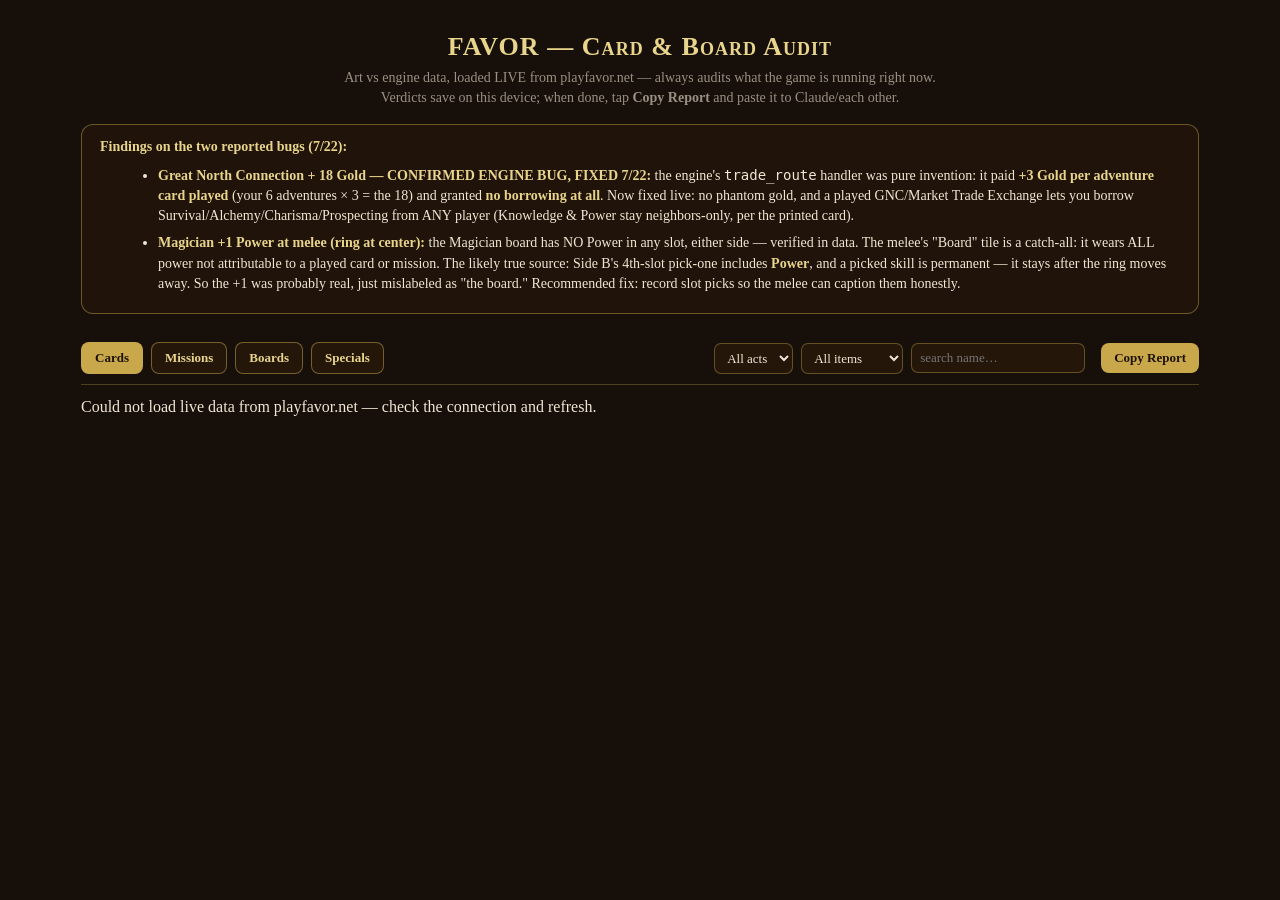
<file: audit.html>
<!DOCTYPE html>
<html lang="en">
<head>
<meta charset="UTF-8">
<meta name="viewport" content="width=device-width, initial-scale=1.0">
<title>FAVOR — Card &amp; Board Audit</title>
<style>
    * { box-sizing: border-box; margin: 0; }
    body { background: #17100a; color: #f0e6d3; font-family: Georgia, 'Times New Roman', serif; line-height: 1.45; }
    .aw { max-width: 1150px; margin: 0 auto; padding: 22px 16px 90px; }
    h1 { font-size: 26px; color: #e9d48b; letter-spacing: 0.04em; text-align: center; margin: 6px 0 2px; font-variant: small-caps; }
    .tag { text-align: center; color: rgba(240,230,211,0.6); margin-bottom: 16px; font-size: 14px; }
    .findings { background: rgba(38,24,10,0.7); border: 1px solid rgba(201,168,76,0.45); border-radius: 12px; padding: 12px 18px; margin-bottom: 18px; font-size: 14px; }
    .findings b { color: #e9d48b; }
    .findings li { margin: 7px 0 7px 18px; }
    /* Tabs + toolbar */
    .tabs { display: flex; gap: 8px; flex-wrap: wrap; margin-bottom: 10px; position: sticky; top: 0; background: #17100a; padding: 10px 0; z-index: 5; border-bottom: 1px solid rgba(201,168,76,0.3); align-items: center; }
    .tab { font-size: 13px; font-weight: 700; color: #e9d48b; background: #241709; border: 1px solid rgba(201,168,76,0.5); border-radius: 8px; padding: 7px 13px; cursor: pointer; font-family: inherit; }
    .tab.on { background: #c9a84c; color: #1d1106; }
    .tools { margin-left: auto; display: flex; gap: 8px; align-items: center; flex-wrap: wrap; }
    select, input[type=search] { font-family: inherit; font-size: 13px; background: #241709; color: #f0e6d3; border: 1px solid rgba(201,168,76,0.4); border-radius: 7px; padding: 6px 8px; }
    .prog { font-size: 12.5px; color: rgba(240,230,211,0.7); }
    .copybtn { font-size: 13px; font-weight: 700; color: #1d1106; background: #c9a84c; border: none; border-radius: 8px; padding: 7px 13px; cursor: pointer; font-family: inherit; }
    /* Item rows */
    .item { display: flex; gap: 16px; background: linear-gradient(180deg, #221507, #1a1006); border: 1px solid rgba(201,168,76,0.35); border-radius: 12px; padding: 14px; margin: 12px 0; }
    .item.ok { border-color: rgba(90,160,90,0.55); }
    .item.issue { border-color: #c05050; box-shadow: 0 0 10px rgba(192,80,80,0.25); }
    .art { flex: 0 0 235px; }
    .art img { width: 100%; border-radius: 8px; border: 1px solid rgba(201,168,76,0.4); cursor: zoom-in; }
    .art.board { flex: 0 0 380px; position: relative; }
    .slotdot { position: absolute; transform: translate(-50%, -50%); width: 20px; height: 20px; border-radius: 50%; background: rgba(20,12,4,0.85); border: 1.5px solid #e9d48b; color: #e9d48b; font-size: 11px; font-weight: 700; display: flex; align-items: center; justify-content: center; pointer-events: none; }
    .meta { flex: 1; min-width: 0; }
    .nm { font-size: 17px; font-weight: 700; color: #e9d48b; }
    .sub { font-size: 12px; color: rgba(240,230,211,0.55); margin-bottom: 6px; }
    table.kv { border-collapse: collapse; font-size: 13.5px; width: 100%; }
    .kv td { padding: 2.5px 10px 2.5px 0; vertical-align: top; }
    .kv td:first-child { color: #c9a84c; white-space: nowrap; width: 118px; font-size: 12.5px; }
    .auditstr { font-size: 12.5px; color: rgba(240,230,211,0.75); font-style: italic; margin-top: 7px; border-top: 1px dashed rgba(201,168,76,0.3); padding-top: 6px; }
    details { margin-top: 6px; font-size: 12px; } summary { color: #8a7a55; cursor: pointer; }
    pre { white-space: pre-wrap; color: rgba(240,230,211,0.6); font-size: 11px; }
    /* Verdict controls */
    .verd { flex: 0 0 150px; display: flex; flex-direction: column; gap: 7px; }
    .vbtn { font-size: 13px; font-weight: 700; border-radius: 8px; padding: 7px 0; cursor: pointer; font-family: inherit; border: 1px solid rgba(201,168,76,0.4); background: #241709; color: #d9cdb2; }
    .vbtn.okb.sel { background: #2c5a2c; color: #cfe8cf; border-color: #5aa05a; }
    .vbtn.isb.sel { background: #6e2424; color: #ffd7d7; border-color: #c05050; }
    .vnote { font-family: inherit; font-size: 12.5px; background: #1c1207; color: #f0e6d3; border: 1px solid rgba(201,168,76,0.35); border-radius: 7px; padding: 6px; min-height: 54px; resize: vertical; }
    .slotrow td { border-top: 1px solid rgba(201,168,76,0.18); }
    .sp-ctx { display: inline-block; font-size: 10.5px; font-weight: 700; letter-spacing: 0.06em; border-radius: 6px; padding: 1px 7px; margin-right: 7px; vertical-align: 2px; }
    .sp-ctx.play { background: #274a27; color: #b8e0b8; } .sp-ctx.slot { background: #2a3a5a; color: #b9ccf0; }
    .sp-ctx.success { background: #4a3a1a; color: #ecd9a0; } .sp-ctx.fail { background: #4a2020; color: #f0b9b9; }
    .sp-ctx.scoring { background: #3a2a4a; color: #d9c0f0; } .sp-ctx.melee { background: #4a2a10; color: #f0c9a0; }
    .sp-note { font-size: 12.5px; color: #ffcf8a; margin-top: 4px; }
    .sp-used { font-size: 12px; color: rgba(240,230,211,0.55); margin-top: 4px; }
    .sp-dead { color: #ff9d9d; }
    .zoom { position: fixed; inset: 0; background: rgba(8,5,2,0.9); display: none; align-items: center; justify-content: center; z-index: 50; cursor: zoom-out; }
    .zoom.on { display: flex; }
    .zoom img { max-width: 94vw; max-height: 94vh; border-radius: 10px; }
    @media (max-width: 760px) { .item { flex-wrap: wrap; } .art, .art.board { flex: 1 1 100%; } .verd { flex: 1 1 100%; flex-direction: row; } .vnote { flex: 1; } }
</style>
</head>
<body>
<div class="aw">
    <h1>FAVOR — Card &amp; Board Audit</h1>
    <p class="tag">Art vs engine data, loaded LIVE from playfavor.net — always audits what the game is running right now.<br>
    Verdicts save on this device; when done, tap <b>Copy Report</b> and paste it to Claude/each other.</p>

    <div class="findings">
        <b>Findings on the two reported bugs (7/22):</b>
        <ul>
            <li><b>Great North Connection + 18 Gold — CONFIRMED ENGINE BUG, FIXED 7/22:</b> the engine's <code>trade_route</code> handler was pure invention: it paid <b>+3 Gold per adventure card played</b> (your 6 adventures × 3 = the 18) and granted <b>no borrowing at all</b>. Now fixed live: no phantom gold, and a played GNC/Market Trade Exchange lets you borrow Survival/Alchemy/Charisma/Prospecting from ANY player (Knowledge & Power stay neighbors-only, per the printed card).</li>
            <li><b>Magician +1 Power at melee (ring at center):</b> the Magician board has NO Power in any slot, either side — verified in data. The melee's "Board" tile is a catch-all: it wears ALL power not attributable to a played card or mission. The likely true source: Side B's 4th-slot pick-one includes <b>Power</b>, and a picked skill is permanent — it stays after the ring moves away. So the +1 was probably real, just mislabeled as "the board." Recommended fix: record slot picks so the melee can caption them honestly.</li>
        </ul>
    </div>

    <div class="tabs" id="tabs">
        <button class="tab on" data-t="cards" onclick="setTab('cards')">Cards <span id="nCards"></span></button>
        <button class="tab" data-t="missions" onclick="setTab('missions')">Missions <span id="nMissions"></span></button>
        <button class="tab" data-t="boards" onclick="setTab('boards')">Boards <span id="nBoards"></span></button>
        <button class="tab" data-t="specials" onclick="setTab('specials')">Specials <span id="nSpecials"></span></button>
        <div class="tools">
            <select id="fAct" onchange="render()"><option value="">All acts</option><option>1</option><option>2</option><option>3</option></select>
            <select id="fState" onchange="render()"><option value="">All items</option><option value="un">Unreviewed</option><option value="ok">OK</option><option value="issue">Issues</option></select>
            <input type="search" id="fQ" placeholder="search name…" oninput="render()">
            <span class="prog" id="prog"></span>
            <button class="copybtn" onclick="copyReport()">Copy Report</button>
        </div>
    </div>
    <div id="list">Loading live game data…</div>
</div>
<div class="zoom" id="zoom" onclick="this.classList.remove('on')"><img id="zoomImg" alt=""></div>

<script>
const LIVE = 'https://playfavor.net';
// Load the LIVE data files with a cache-buster so the audit never reads stale.
['data/cards.js', 'data/missions.js', 'data/characters.js'].forEach(f => {
    document.write(`<script src="${LIVE}/${f}?audit=${Date.now()}"><\/script>`);
});
</script>
<script>
const SKILL_ABBR = { survival: 'Sur', charisma: 'Cha', alchemy: 'Alc', prospecting: 'Pro', knowledge: 'Kno', power: 'POW', minds_eye: "Mind's Eye", mindsEye: "Mind's Eye", philosopher_stone: "Phil. Stone", philosopherStone: "Phil. Stone" };
const nice = k => SKILL_ABBR[k] || k;
function countList(arr) {
    // ["survival","survival",["alchemy","charisma"]] → "2 Sur + (Alc OR Cha)"
    if (!arr || !arr.length) return '—';
    const flat = {}, flex = [];
    arr.forEach(x => Array.isArray(x) ? flex.push('(' + x.map(nice).join(' OR ') + ')') : (flat[x] = (flat[x] || 0) + 1));
    return [...Object.entries(flat).map(([k, n]) => `${n} ${nice(k)}`), ...flex].join(' + ') || '—';
}
function obj(o) {
    if (!o || !Object.keys(o).length) return '—';
    return Object.entries(o).map(([k, v]) => typeof v === 'object' ? `${nice(k)}: ${obj(v)}` : `${v} ${nice(k)}`).join(', ');
}

// ── Verdict store ───────────────────────────────────────────────────
const KEY = 'favor_audit_v1';
let verdicts = {};
try { verdicts = JSON.parse(localStorage.getItem(KEY)) || {}; } catch (e) {}
function saveV() { try { localStorage.setItem(KEY, JSON.stringify(verdicts)); } catch (e) {} }
function setV(id, status) {
    const v = verdicts[id] = verdicts[id] || {};
    v.status = v.status === status ? null : status;   // tap again to clear
    saveV(); render();
}
function setNote(id, note) {
    const v = verdicts[id] = verdicts[id] || {};
    v.note = note; saveV(); progress();
}

// ── Items ───────────────────────────────────────────────────────────
let TAB = 'cards';
function setTab(t) { TAB = t; document.querySelectorAll('.tab').forEach(b => b.classList.toggle('on', b.dataset.t === t)); render(); }
const D = () => window.FAVOR_DATA || {};

function cardItem(c) {
    const id = 'card:' + c.name;
    const rows = [
        ['Act / Type', `${c.act} / ${c.type}`],
        ['Grants skills', countList(c.skills)],
        ['Requirements', countList(c.requirements) + (c.reqMaps && c.reqMaps.length ? ` — OR map: ${c.reqMaps.join(', ')}` : '')],
        ['Gold cost', c.cost != null ? c.cost + ' Gold' : '—'],
        ['Favor', c.favor || '—'],
        ['Rewards', obj(c.rewards)],
        ['Special', c.special || '—'],
        ['Grants map', c.grantsMap || '—'],
    ];
    return item(id, `${LIVE}/assets/cards/regular/${encodeURIComponent(c.filename)}`, c.name,
        `card #${c.id ?? ''} · ${c.filename}`, rows, c.audit, c, false);
}
function missionItem(m) {
    const id = 'mission:' + m.name;
    const req = [countList(m.requirements)];
    if (m.reqGold) req.push(`${m.reqGold} Gold`);
    if (m.reqFavor) req.push(`${m.reqFavor} Favor`);
    const rows = [
        ['Act / Round', `${m.act} / activates R${m.activationRound ?? '—'}`],
        ['Success req', req.filter(x => x !== '—').join(' + ') || '—'],
        ['Success reward', obj(m.successRewards) + (m.favorValue ? ` · ${m.favorValue} Favor` : '')],
        ['Failure', obj(m.failurePenalties) + (m.failSpecial ? ` · ${m.failSpecial}` : '')],
        ['Grants map', m.grantsMap || '—'],
    ];
    return item(id, `${LIVE}/assets/cards/missions/${encodeURIComponent(m.filename)}`, m.name,
        `mission · ${m.filename}`, rows, m.audit, m, false);
}
function boardItem(c, side) {
    const B = side === 'B';
    const id = `board:${c.id}:${side}`;
    const slots = B ? c.altSlots : c.slots;
    const file = B ? c.altFilename : c.filename;
    if (!slots || !file) return '';
    const slotRows = slots.map((s, i) => {
        const bits = [];
        if (s.skills) bits.push('Skills: ' + obj(s.skills));
        if (s.gold) bits.push(`+${s.gold} Gold`);
        if (s.favor) bits.push(`Favor: ${s.favor}`);
        if (s.scorn) bits.push(`${s.scorn} Scorn`);
        if (s.special) bits.push('⚡ ' + s.special + (s.pickOptions ? ` (${s.pickOptions.map(nice).join(' / ')})` : ''));
        return [`Slot ${i}${i === 2 ? ' ★start' : ''}`, bits.join(' · ') || '(empty)'];
    });
    const rows = [['Starting gold', c.startingGold ?? '—'], ['Epithet', (B ? c.altEpithet : c.epithet) || '—'], ...slotRows];
    // Numbered dots ride the printed slider track (17/33/50/66/83% × 84.7%).
    const dots = [17, 33.4, 50, 66.3, 82.9].map((x, i) =>
        `<span class="slotdot" style="left:${x}%; top:84.7%">${i}</span>`).join('');
    return item(id, `${LIVE}/assets/characters/${encodeURIComponent(file)}`,
        `${c.name} — Side ${side}`, `board · ${file}`, rows, null, { slots: slots, startingGold: c.startingGold }, true, dots);
}
function item(id, img, name, sub, rows, auditStr, raw, isBoard, dots) {
    const v = verdicts[id] || {};
    const cls = v.status === 'ok' ? ' ok' : v.status === 'issue' ? ' issue' : '';
    return `<div class="item${cls}" data-id="${id}">
        <div class="art${isBoard ? ' board' : ''}">
            <img loading="lazy" src="${img}" alt="" onclick="zoom('${img}')">${dots || ''}
        </div>
        <div class="meta">
            <div class="nm">${name}</div>
            <div class="sub">${sub}</div>
            <table class="kv">${rows.map(r => `<tr class="slotrow"><td>${r[0]}</td><td>${r[1]}</td></tr>`).join('')}</table>
            ${auditStr ? `<div class="auditstr">Transcription: ${auditStr}</div>` : ''}
            <details><summary>raw data</summary><pre>${JSON.stringify(raw, null, 1).replace(/</g, '&lt;')}</pre></details>
        </div>
        <div class="verd">
            <button class="vbtn okb${v.status === 'ok' ? ' sel' : ''}" onclick="setV('${id}', 'ok')">✓ Looks right</button>
            <button class="vbtn isb${v.status === 'issue' ? ' sel' : ''}" onclick="setV('${id}', 'issue')">⚠ Issue</button>
            <textarea class="vnote" placeholder="note…" onchange="setNote('${id}', this.value)">${v.note || ''}</textarea>
        </div>
    </div>`;
}
function zoom(src) { document.getElementById('zoomImg').src = src; document.getElementById('zoom').classList.add('on'); }

// ── SPECIALS BEHAVIOR AUDIT (Claude, 7/22) ──────────────────────────
// What the ENGINE actually does for every special key — read from the
// handlers themselves, not the key names (the trade_route lesson).
// ctx: play = fires when the card is played · slot = board slot event on
// landing · success/fail = mission resolution · scoring = end-of-game
// Favor formula · melee = flag applied at the melee.
const SPECIALS = [
 // — card plays —
 { k:'philosopher_stone', ctx:'play', what:"+1 Philosopher's Stone token. Stacks. A requirement resource only — never worth Favor by itself." },
 { k:'minds_eye', ctx:'play', what:"+1 Mind's Eye (counted live from your played cards)." },
 { k:'minds_eye_x2', ctx:'play', what:"+2 Mind's Eye (Deadeye — its +1 Power rides the card's skill list)." },
 { k:'minds_eye_x3', ctx:'play', what:"+3 Mind's Eye (Shattering the Mirror Prison)." },
 { k:'knowledge_x5', ctx:'play', what:"Royal Library: 5 Knowledge total (1 from the skill list + 4 from the handler)." },
 { k:'power_6_if_blind_faith', ctx:'melee', what:"+6 Power at the melee while Blind Faith AND this card are both on your field (Heaven's Blade / Archeus).", note:"No play-time handler on purpose — the log prints 'unknown special (ignored)' when played; cosmetic only." },
 { k:'power_x2', ctx:'melee', what:"Doubles your total Power for this act's melee." },
 { k:'minus_3_power_all_others', ctx:'melee', what:"Fuzzy Head: every OTHER player −3 Power at this act's melee." },
 { k:'coin_flip_4_power', ctx:'melee', what:"Shot of Courage: coin decided at play (revealed live at the melee) — heads +4 Power, tails nothing." },
 { k:'king_of_the_sky', ctx:'melee', what:"Dawnharbinger: +3 Power at the melee ONLY if you have strictly the most Survival.", note:"A tie loses the bonus — is that the printed intent?" },
 { k:'defend_the_throne', ctx:'melee', what:"Guardian: negates the first Power reduction against you (up to 3), once." },
 { k:'move_slider_any', ctx:'play', what:"Chemical X: you choose ANY slot and the ring moves there free; the landing pays out normally." },
 { k:'double_adventure_favor', ctx:'play', what:"Chemical Y: choose ONE of your adventure cards — its Favor doubles at scoring. Owning Chemical X also pays +15 Favor at scoring." },
 { k:'scorn_to_prestige', ctx:'play', what:"Mind Warper: ALL your Scorn becomes Prestige, 1:1." },
 { k:'gold_to_prestige', ctx:'play', what:"Gold Luster: ALL your Gold becomes Prestige, 1:1." },
 { k:'others_15_scorn', ctx:'play', what:"Chemical Z: every other player +15 Scorn (you take 5 via the card's own rewards)." },
 { k:'multiply_gold_x2', ctx:'play', what:"Duplicating Goo: doubles your current Gold." },
 { k:'gold_2_per_alchemy_triangle', ctx:'play', what:"Marketplace Sales: +2 Gold per Alchemy that you AND both neighbors currently have (summed)." },
 { k:'gold_2_per_power_neighbors', ctx:'play', what:"Melee Spectacular: +2 Gold per Power your two neighbors currently have (pairings count)." },
 { k:'remove_mission_requirements', ctx:'play', what:"Life Essence: choose one ACTIVE mission — its requirement is waived permanently." },
 { k:'remove_13_scorn', ctx:'play', what:"Mind Eraser: removes up to 13 Scorn." },
 { k:'discard_opponent_weapon', ctx:'play', what:"Archeus: every OTHER player must discard 1 weapon — the victim chooses which." },
 { k:'trade_route', ctx:'play', what:"Trade Route (GNC / Market Trade Exchange): while on your field, borrow Survival/Alchemy/Charisma/Prospecting from ANY player.", note:"FIXED 7/22 — previously paid an invented +3 Gold per adventure and granted no borrowing." },
 { k:'sacred_chest', ctx:'play', what:"No effect by design — the card's whole link is the map that plays it free; its Favor pays per artifact at scoring." },
 { k:'map', ctx:'play', what:"Map half: when both a 1/2 and 2/2 half are on your field, +20 Favor, once." },
 { k:'map_lost_north', ctx:'play', what:"Lost North Map half — same +20 pair rule." },
 { k:'map_finding_lost_corridor', ctx:'play', what:"Finding the Lost Corridor half — same +20 pair rule." },
 { k:'or_choice', ctx:'play', what:"Legacy: logs a line, grants nothing extra (the flex-skill specials replaced it)." },
 { k:'charisma_or_prospecting', ctx:'play', what:"Mining Guild: ONE flex unit that counts as Charisma OR Prospecting per check — never both at once." },
 { k:'alchemy_or_prospecting', ctx:'play', what:"Forbidden Lab: flex — Alchemy OR Prospecting per check." },
 { k:'alchemy_or_survival', ctx:'play', what:"Hermit's Lab: flex — Alchemy OR Survival per check." },
 // — board slot events —
 { k:'steal_3_prestige_each', ctx:'slot', what:"Take up to 3 Prestige from EACH rival. Recharges once per act." },
 { k:'steal_2_gold_each', ctx:'slot', what:"Take up to 2 Gold from each rival. Fires on every landing." },
 { k:'give_1_gold_each', ctx:'slot', what:"Give 1 Gold to each rival, from your purse. Every landing.", note:"No zero-floor — a broke player's Gold can go NEGATIVE here. Worth a guard." },
 { k:'all_others_1_scorn', ctx:'slot', what:"+1 Scorn to each rival. Every landing." },
 { k:'convert_gold_to_prestige', ctx:'slot', what:"ALL your Gold becomes Prestige, 1:1. Every landing." },
 { k:'philosopher_stone', ctx:'slot', what:"+1 Philosopher's Stone — this slot pays once per GAME." },
 { k:'philosopher_stone_x2', ctx:'slot', what:"+2 Philosopher's Stones — once per game." },
 { k:'minds_eye', ctx:'slot', what:"Ongoing +1 Knowledge WHILE the ring stands here (leaves when you slide away)." },
 { k:'minds_eye_x5', ctx:'slot', what:"Ongoing +5 Knowledge while standing here." },
 { k:'minds_eye_x8', ctx:'slot', what:"Ongoing +8 Knowledge while standing here." },
 { k:'minds_eye_and_philosopher', ctx:'slot', what:"Mind's Eye (ongoing while here) + 1 Philosopher's Stone (once per game)." },
 { k:'adventure_card_5_prestige', ctx:'slot', what:"While standing here: each Adventure card you play pays +5 Prestige." },
 { k:'weapon_card_3_gold', ctx:'slot', what:"While standing here: each Weapon card you play pays +3 Gold." },
 { k:'free_potion_per_round', ctx:'slot', what:"While standing here: one Potion per round plays with its Gold cost waived." },
 { k:'alchemy_adds_to_power', ctx:'slot', what:"While standing here: your Alchemy total also counts as Power." },
 { k:'borrow_any_player', ctx:'slot', what:"While standing here: borrow ANY skill from ANY player (not just neighbors)." },
 { k:'mission_fail_10_gold', ctx:'slot', what:"While standing here: failing a mission pays you +10 Gold." },
 { k:'choose_mission', ctx:'slot', what:"Take a mission from the visible pool, free — you pick. Recharges once per act." },
 { k:'pick_one', ctx:'slot', what:"Pick one skill from the printed options — the skill is PERMANENT and stays after the ring leaves. Once per act.", note:"This is the likely source of the 'Magician board +1 Power at melee' report: Side B's options include Power, and the melee's Board tile wears all unattributed power." },
 // — mission success —
 { k:'favor_per_charisma_x2', ctx:'success', what:"+2 Favor per Charisma you have, booked to the mission." },
 { k:'favor_per_knowledge_x1', ctx:'success', what:"+1 Favor per Knowledge." },
 { k:'favor_per_minds_eye_x5', ctx:'success', what:"+5 Favor per Mind's Eye." },
 { k:'favor_per_philstone_x10', ctx:'success', what:"+10 Favor per Philosopher's Stone (King of the Sky — the one printed mechanic that pays for stones)." },
 { k:'philosopher_stone_x2_grant', ctx:'success', what:"+2 Philosopher's Stones." },
 { k:'scorn_to_prestige_all', ctx:'success', what:"ALL your Scorn becomes Prestige, 1:1." },
 { k:'remove_20_scorn', ctx:'success', what:"Removes up to 20 Scorn." },
 { k:'duplicate_artifact', ctx:'success', what:"Copies your MOST RECENT artifact — its skills grant again.", note:"Auto-picks the last one played; the physical game would let you choose." },
 { k:'duplicate_potion', ctx:'success', what:"Copies your MOST RECENT potion and its effect FIRES again.", note:"Auto-picks the last one played — no choice." },
 // — mission failure —
 { k:'others_gain_5_gold', ctx:'fail', what:"Every other player +5 Gold." },
 { k:'others_gain_3_gold', ctx:'fail', what:"Every other player +3 Gold." },
 { k:'others_gain_3_prestige', ctx:'fail', what:"Every other player +3 Prestige." },
 { k:'others_remove_15_scorn', ctx:'fail', what:"Every other player removes up to 15 Scorn." },
 { k:'all_gain_2_gold', ctx:'fail', what:"EVERY player (you included) +2 Gold." },
 { k:'you_gain_1_gold', ctx:'fail', what:"You gain 1 Gold." },
 { k:'gain_20_prestige', ctx:'fail', what:"You gain 20 Prestige." },
 { k:'scorn_2_per_charisma', ctx:'fail', what:"+2 Scorn per Charisma you have." },
 { k:'scorn_10_per_knowledge', ctx:'fail', what:"+10 Scorn per Knowledge you have." },
 { k:'scorn_5_per_knowledge', ctx:'fail', what:"+5 Scorn per Knowledge (Trust of the Elders — art reads 5)." },
 { k:'prestige_2_per_knowledge', ctx:'fail', what:"+2 Prestige per Knowledge." },
 { k:'discard_1_played', ctx:'fail', what:"Discard 1 of your played cards — you choose." },
 { k:'discard_5_played', ctx:'fail', what:"Discard 5 of your played cards — you choose." },
 { k:'discard_1_artifact', ctx:'fail', what:"Discard 1 artifact from your field." },
 { k:'discard_weapons_gain_5_prestige', ctx:'fail', what:"Discard ALL your weapons, +5 Prestige each." },
 { k:'discard_wisdom_gain_8_gold', ctx:'fail', what:"Discard ALL your wisdom cards, +8 Gold each." },
 { k:'discard_power_gain_10_prestige', ctx:'fail', what:"Secret Grotto: discard ALL your weapons, +10 Prestige each." },
 { k:'discard_any_gain_8_prestige_each', ctx:'fail', what:"A Promise: discard as many of your played cards as you like, +8 Prestige each — you choose." },
 { k:'fortune_teller_50_prestige', ctx:'fail', what:"If Fortune Teller is on your field when this fails: +50 Prestige. Otherwise nothing moves." },
 { k:'lose_all_prestige_and_scorn', ctx:'fail', what:"Your Prestige AND Scorn both drop to zero." },
 { k:'all_draw_act3_mission', ctx:'fail', what:"The Midnight Crash: EVERY player draws an Act 3 mission." },
 // — scoring-time favor formulas —
 { k:'favor_per_survival_x2', ctx:'scoring', what:"Card scores 2 Favor per Survival you have." },
 { k:'favor_per_quest_x5', ctx:'scoring', what:"5 Favor per completed mission." },
 { k:'favor_per_knowledge_x2', ctx:'scoring', what:"Family Ring: 2 Favor per Knowledge." },
 { k:'favor_per_sur_cha_pro', ctx:'scoring', what:"1 Favor per Survival + Charisma + Prospecting, summed." },
 { k:'favor_per_artifact_x8', ctx:'scoring', what:"Sacred Chest: 8 Favor per artifact on your field (it counts itself)." },
 { k:'favor_per_potion_x5', ctx:'scoring', what:"Secret Lab: 5 Favor per potion on your field." },
 { k:'favor_per_neighbor_power', ctx:'scoring', what:"Royal Hilt: Favor equal to both neighbors' Power, summed at scoring." },
];
const CTX_LABEL = { play:'On play', slot:'Board slot', success:'Mission success', fail:'Mission failure', scoring:'At scoring', melee:'At the melee' };
function specialUsers(key, ctx) {
    const d = D(); const users = [];
    if (ctx === 'play' || ctx === 'melee' || ctx === 'scoring') {
        (d.cards || []).forEach(c => { if (c.special === key) users.push(c.name); });
    }
    if (ctx === 'slot') {
        (d.characters || []).forEach(c => {
            (c.slots || []).forEach((sl, i) => { if (sl.special === key) users.push(`${c.name} A/slot${i}`); });
            (c.altSlots || []).forEach((sl, i) => { if (sl.special === key) users.push(`${c.name} B/slot${i}`); });
        });
    }
    if (ctx === 'success') (d.missions || []).forEach(m => { if (m.successSpecial === key) users.push(m.name); });
    if (ctx === 'fail') (d.missions || []).forEach(m => { if (m.failSpecial === key) users.push(m.name); });
    return users;
}
function undocumentedSpecials() {
    const d = D(); const known = new Set(SPECIALS.map(x => x.ctx + ':' + x.k)); const out = [];
    (d.cards || []).forEach(c => { if (c.special && !SPECIALS.some(x => x.k === c.special && ['play','melee','scoring'].includes(x.ctx))) out.push({ k: c.special, ctx: 'play', what: '', undoc: true }); });
    (d.characters || []).forEach(c => [...(c.slots||[]), ...(c.altSlots||[])].forEach(sl => {
        if (sl.special && !known.has('slot:' + sl.special)) out.push({ k: sl.special, ctx: 'slot', what: '', undoc: true }); }));
    (d.missions || []).forEach(m => {
        if (m.successSpecial && !known.has('success:' + m.successSpecial)) out.push({ k: m.successSpecial, ctx: 'success', what: '', undoc: true });
        if (m.failSpecial && !known.has('fail:' + m.failSpecial)) out.push({ k: m.failSpecial, ctx: 'fail', what: '', undoc: true });
    });
    const seen = new Set();
    return out.filter(x => { const kk = x.ctx + ':' + x.k; if (seen.has(kk)) return false; seen.add(kk); return true; });
}
function specialItem(sp) {
    const id = `special:${sp.ctx}:${sp.k}`;
    const v = verdicts[id] || {};
    const cls = v.status === 'ok' ? ' ok' : v.status === 'issue' ? ' issue' : '';
    const users = specialUsers(sp.k, sp.ctx);
    const usedLine = sp.undoc
        ? '<span class="sp-dead">⚠ IN THE DATA BUT NOT IN THIS AUDIT — the engine may silently ignore it. Flag it.</span>'
        : users.length ? 'Used by: ' + users.join(', ')
        : '<span class="sp-dead">Used by NOTHING in the data — dead engine code (harmless, but worth pruning).</span>';
    return `<div class="item${cls}" data-id="${id}">
        <div class="meta">
            <div class="nm"><span class="sp-ctx ${sp.ctx}">${CTX_LABEL[sp.ctx]}</span><code>${sp.k}</code></div>
            <div style="margin-top:5px">${sp.what || '<i>No behavior documented.</i>'}</div>
            ${sp.note ? `<div class="sp-note">⚑ ${sp.note}</div>` : ''}
            <div class="sp-used">${usedLine}</div>
        </div>
        <div class="verd">
            <button class="vbtn okb${v.status === 'ok' ? ' sel' : ''}" onclick="setV('${id}', 'ok')">✓ Looks right</button>
            <button class="vbtn isb${v.status === 'issue' ? ' sel' : ''}" onclick="setV('${id}', 'issue')">⚠ Issue</button>
            <textarea class="vnote" placeholder="note…" onchange="setNote('${id}', this.value)">${v.note || ''}</textarea>
        </div>
    </div>`;
}
function allSpecials() { return [...SPECIALS, ...undocumentedSpecials()]; }

// ── Render + report ─────────────────────────────────────────────────
function allIds() {
    const ids = [];
    (D().cards || []).forEach(c => ids.push('card:' + c.name));
    (D().missions || []).forEach(m => ids.push('mission:' + m.name));
    (D().characters || []).forEach(c => { ids.push(`board:${c.id}:A`); if (c.altSlots) ids.push(`board:${c.id}:B`); });
    allSpecials().forEach(sp => ids.push(`special:${sp.ctx}:${sp.k}`));
    return ids;
}
function progress() {
    const ids = allIds();
    const done = ids.filter(i => (verdicts[i] || {}).status).length;
    const issues = ids.filter(i => (verdicts[i] || {}).status === 'issue').length;
    document.getElementById('prog').textContent = `${done}/${ids.length} checked · ${issues} issues`;
}
function passFilter(id, act) {
    const st = document.getElementById('fState').value;
    const v = (verdicts[id] || {}).status || null;
    if (st === 'un' && v) return false;
    if (st === 'ok' && v !== 'ok') return false;
    if (st === 'issue' && v !== 'issue') return false;
    const fa = document.getElementById('fAct').value;
    if (fa && TAB !== 'boards' && String(act) !== fa) return false;
    const q = document.getElementById('fQ').value.trim().toLowerCase();
    if (q && !id.toLowerCase().includes(q)) return false;
    return true;
}
function render() {
    const d = D();
    if (!d.cards) { document.getElementById('list').textContent = 'Could not load live data from playfavor.net — check the connection and refresh.'; return; }
    document.getElementById('nCards').textContent = `(${d.cards.length})`;
    document.getElementById('nMissions').textContent = `(${d.missions.length})`;
    document.getElementById('nBoards').textContent = `(${d.characters.length * 2 - d.characters.filter(c => !c.altSlots).length})`;
    document.getElementById('nSpecials').textContent = `(${allSpecials().length})`;
    let html = '';
    if (TAB === 'cards') html = d.cards.filter(c => passFilter('card:' + c.name, c.act)).map(cardItem).join('');
    if (TAB === 'missions') html = d.missions.filter(m => passFilter('mission:' + m.name, m.act)).map(missionItem).join('');
    if (TAB === 'specials') html = allSpecials().filter(sp => passFilter(`special:${sp.ctx}:${sp.k}`)).map(specialItem).join('');
    if (TAB === 'boards') html = d.characters.map(c =>
        (passFilter(`board:${c.id}:A`) ? boardItem(c, 'A') : '') +
        (c.altSlots && passFilter(`board:${c.id}:B`) ? boardItem(c, 'B') : '')).join('');
    document.getElementById('list').innerHTML = html || '<p style="padding:30px 0; color:#8a7a55">Nothing matches the filter.</p>';
    progress();
}
function copyReport() {
    const lines = ['FAVOR audit report — ' + new Date().toLocaleString()];
    const ids = allIds();
    const issues = ids.filter(i => (verdicts[i] || {}).status === 'issue');
    const done = ids.filter(i => (verdicts[i] || {}).status).length;
    lines.push(`${done}/${ids.length} reviewed, ${issues.length} issues\n`);
    issues.forEach(i => lines.push(`⚠ ${i}${verdicts[i].note ? ' — ' + verdicts[i].note : ''}`));
    ids.filter(i => (verdicts[i] || {}).status === 'ok' && (verdicts[i] || {}).note)
       .forEach(i => lines.push(`✓(note) ${i} — ${verdicts[i].note}`));
    const txt = lines.join('\n');
    navigator.clipboard.writeText(txt).then(() => {
        const b = document.querySelector('.copybtn'); b.textContent = 'Copied!';
        setTimeout(() => b.textContent = 'Copy Report', 1400);
    });
}
window.addEventListener('load', () => { setTimeout(render, 150); });
</script>
</body>
</html>
</file>
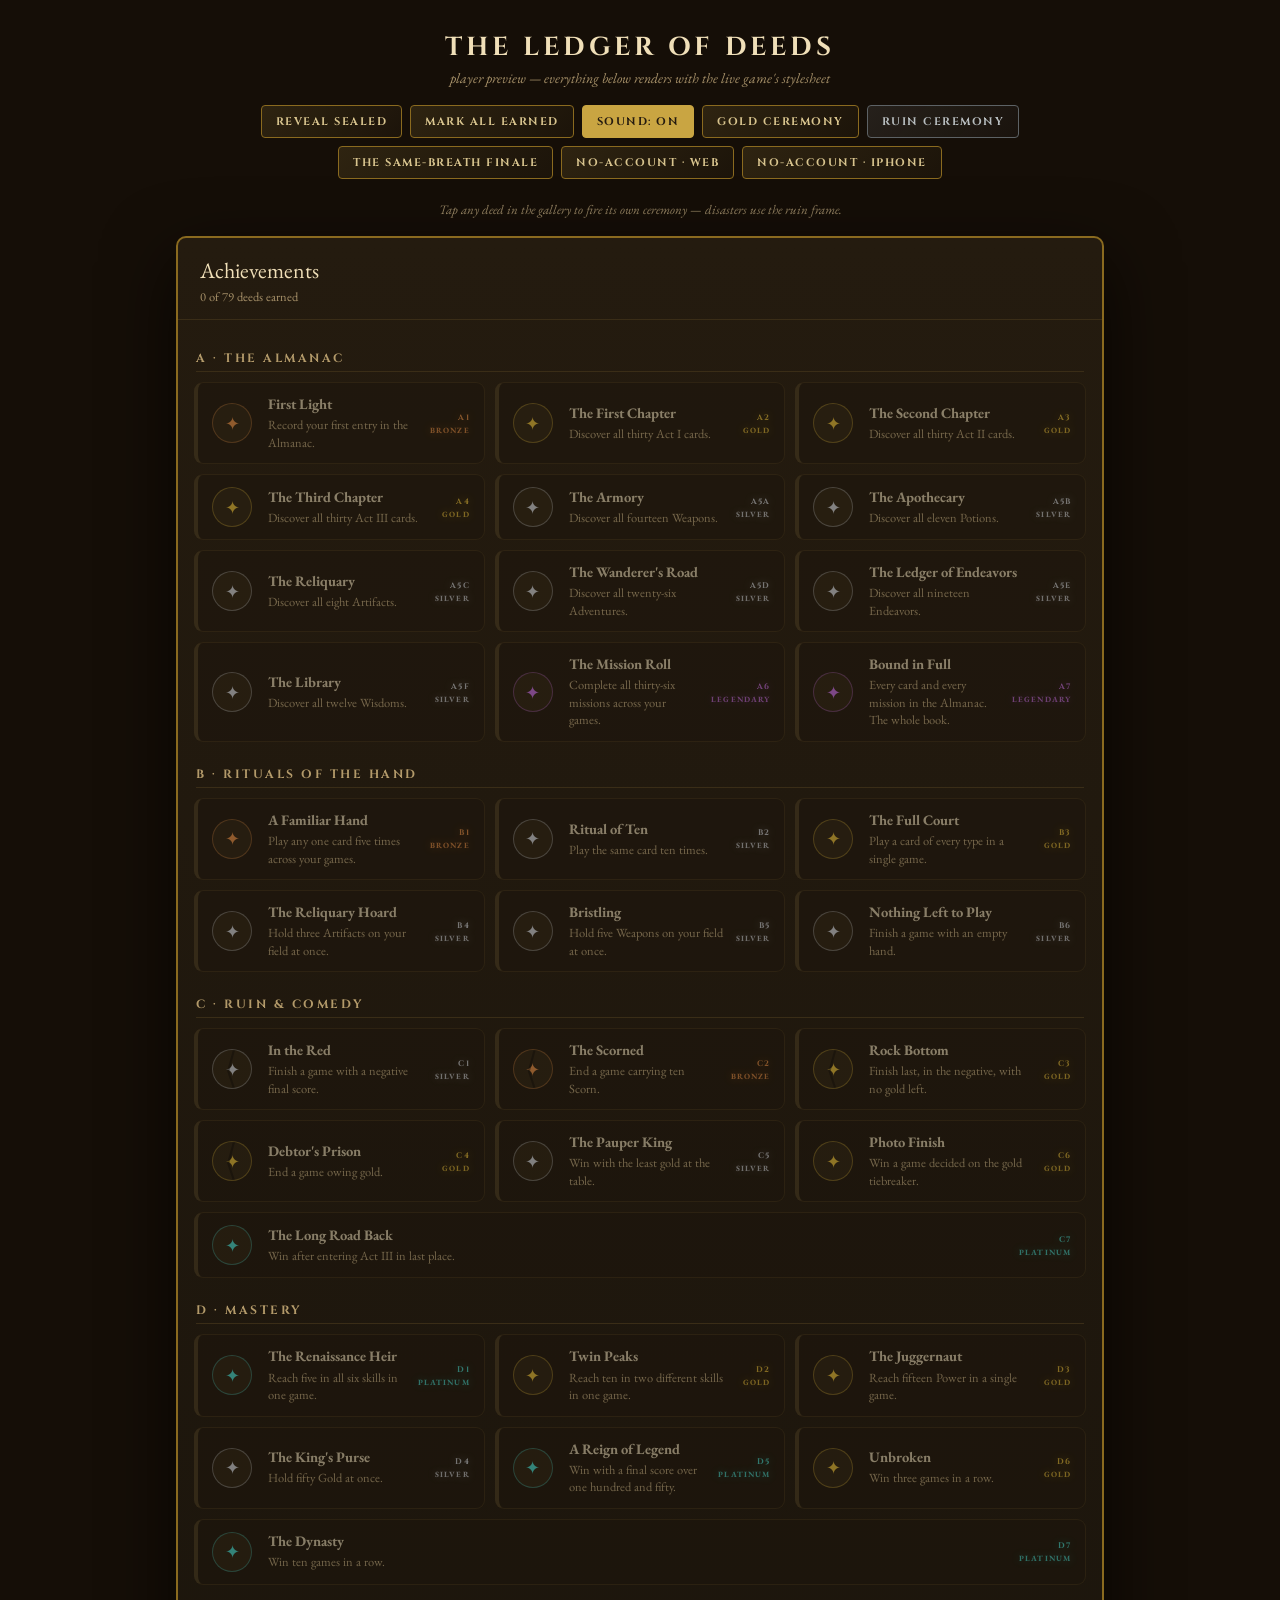
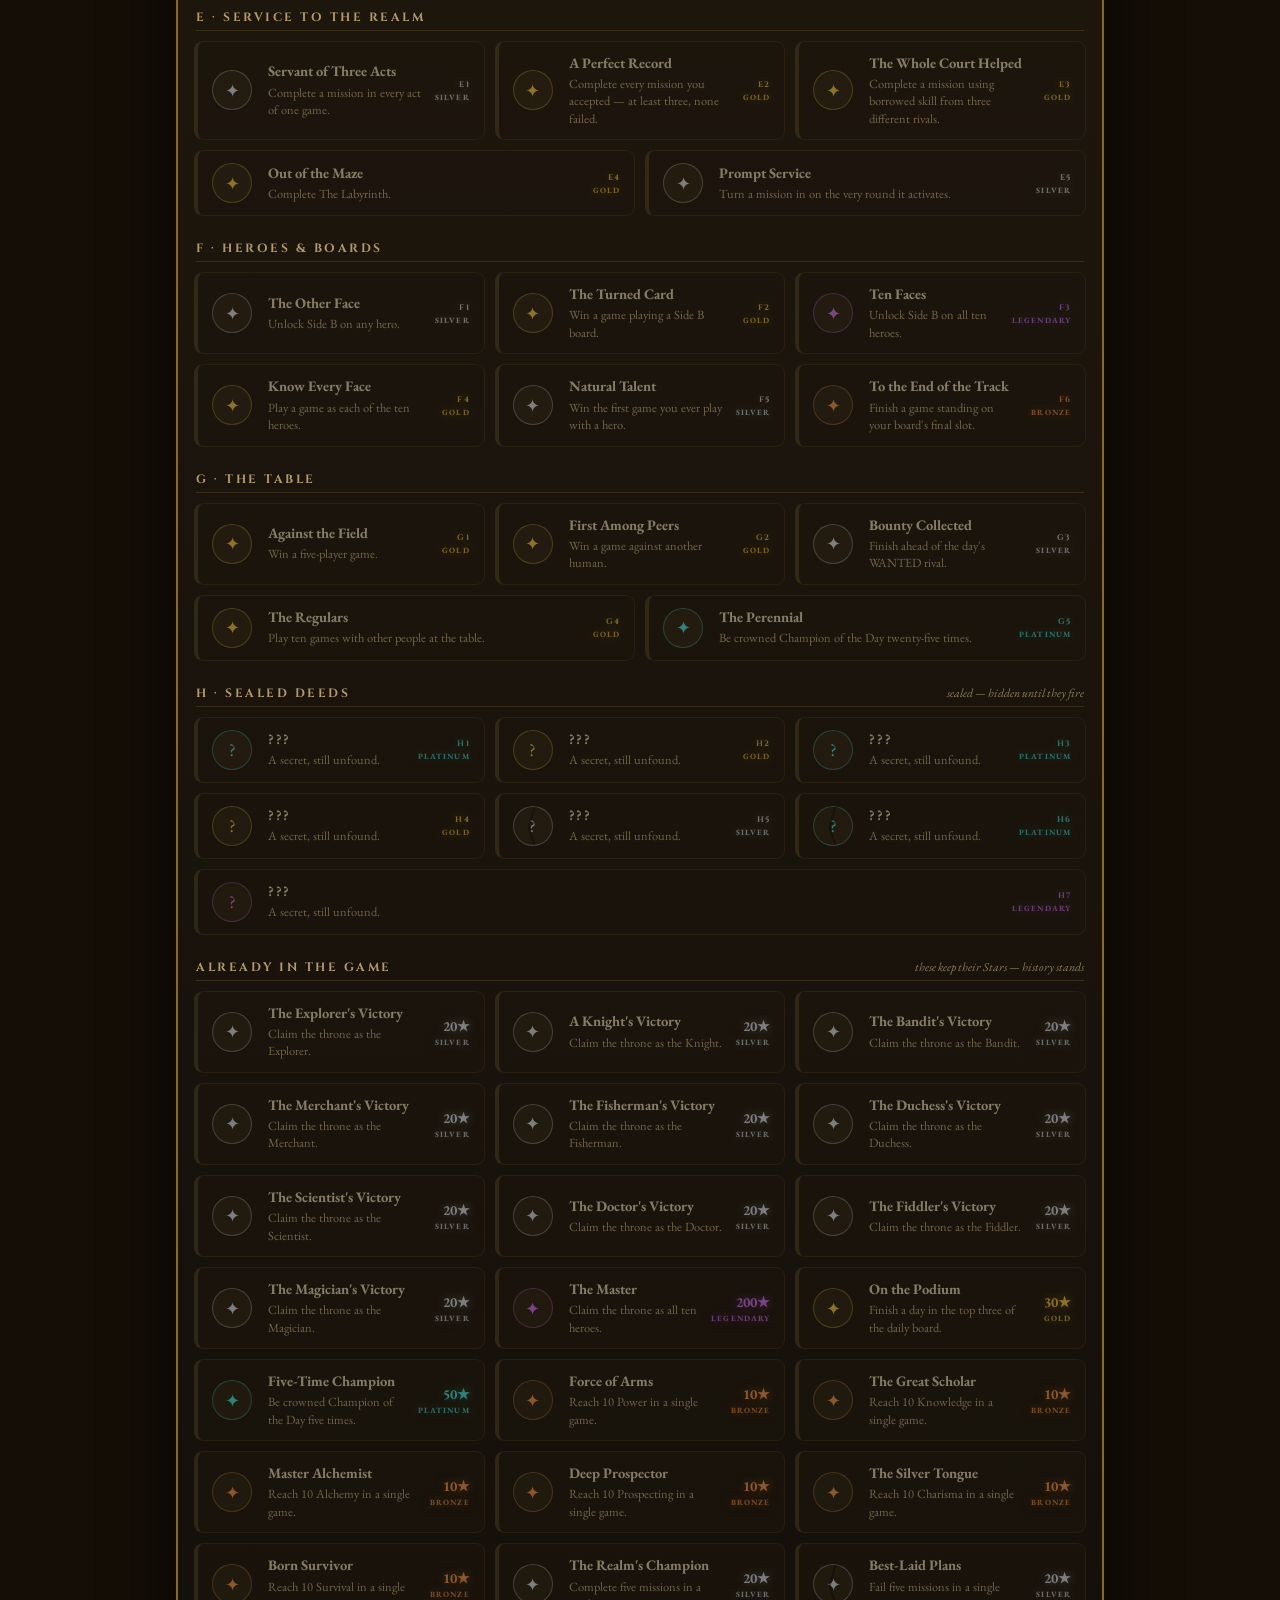
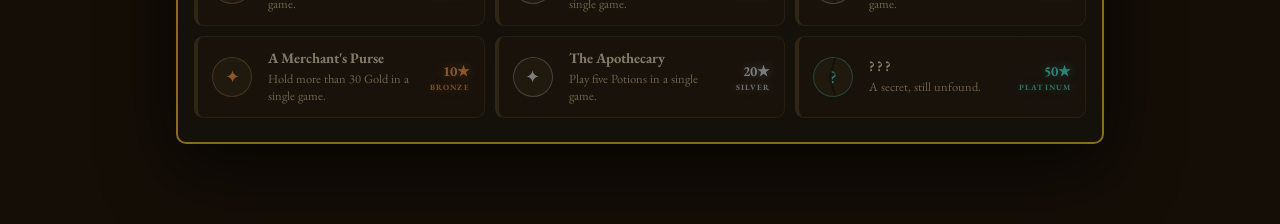
<file: deeds-preview.html>
<!DOCTYPE html>
<html lang="en">
<!-- ═══════════════════════════════════════════════════════════════════
     THE LEDGER OF DEEDS — player-experience preview (Skylar, 8/3)
     Everything a player will actually SEE, rendered with the REAL game
     stylesheet so what's approved here is what ships:
       · the full gallery — 24 existing achievements + the 50 new deeds
         (A5 unfolds into its six shelves, so 55 new cells)
       · tap ANY deed to fire its ceremony — gold, or the new cracked
         ash-grey RUIN frame for the disasters, each with its own sound
       · the no-account dialog in both flavors (web sign-in / iOS seal)
       · toggles: reveal sealed · mark all earned · sound
     Data here is a REVIEW COPY of the plan (deeds.html) — the shipping
     source of truth will be data/achievements.js with an explicit rank.
     ═══════════════════════════════════════════════════════════════════ -->
<head>
    <meta charset="UTF-8">
    <meta name="viewport" content="width=device-width, initial-scale=1.0, viewport-fit=cover">
    <title>The Ledger of Deeds — player preview</title>
    <link rel="stylesheet" href="css/style.css">
    <link rel="icon" type="image/png" href="assets/ui/favicon-serpent.png">
    <style>
        /* The game stylesheet locks the viewport (html,body height:100%,
           overflow:hidden — FAVOR is an app screen, not a document). This
           page IS a document, so the lock comes off. !important beats the
           100dvh media rule further down that file too. */
        html, body {
            margin: 0; background: #150e07;
            height: auto !important; min-height: 100vh;
            overflow: auto !important;
        }
        body { font-family: 'EB Garamond', serif; color: #e8dcc4; }

        /* ── preview chrome (not game UI) ─────────────────────────── */
        .pv-wrap { max-width: 960px; margin: 0 auto; padding: 30px 16px 80px; }
        .pv-head { text-align: center; margin-bottom: 18px; }
        .pv-title {
            font-family: 'Cinzel', serif; font-weight: 700; font-size: 26px;
            letter-spacing: 4px; text-transform: uppercase; color: #f0dfb8;
        }
        .pv-sub { font-size: 14px; color: #a8926a; font-style: italic; margin-top: 4px; }
        .pv-rail {
            display: flex; flex-wrap: wrap; gap: 8px; justify-content: center;
            margin: 16px 0 22px;
        }
        .pv-btn {
            font-family: 'Cinzel', serif; font-weight: 700; font-size: 11px;
            letter-spacing: 1.5px; text-transform: uppercase;
            padding: 8px 14px; cursor: pointer; border-radius: 4px;
            border: 1px solid #8a6a1f; color: #d8c48e;
            background: linear-gradient(135deg, rgba(201,168,76,.14), rgba(201,168,76,.04));
        }
        .pv-btn:hover { border-color: #c9a542; color: #f0dfb8; }
        .pv-btn.on { background: #c9a542; color: #241a0f; border-color: #c9a542; }
        .pv-btn.ruinbtn { border-color: #5d6265; color: #b7bdbf; background: linear-gradient(135deg, rgba(140,146,150,.14), rgba(140,146,150,.04)); }
        .pv-btn.ruinbtn:hover { border-color: #9aa0a3; color: #dfe3e5; }
        .pv-note { text-align: center; font-size: 13px; color: #8d7c5d; font-style: italic; margin-bottom: 18px; }

        /* the gallery panel rendered INLINE for browsing */
        .pv-gallery .ach-inner { position: static; width: auto; max-height: none; }
        .pv-gallery .ach-inner::after { display: none; }
        .pv-gallery .ach-grid { overflow: visible; }
        .pv-chap {
            flex: 1 1 100%; margin: 14px 2px 0;
            font-family: 'Cinzel', serif; font-size: 12px; font-weight: 700;
            letter-spacing: 2.5px; text-transform: uppercase; color: #b39a6a;
            border-bottom: 1px solid #3a2d17; padding-bottom: 5px;
            display: flex; justify-content: space-between; align-items: baseline; gap: 10px;
        }
        .pv-chap i { font-family: 'EB Garamond', serif; font-style: italic; font-weight: 400;
            font-size: 12px; letter-spacing: 0; text-transform: none; color: #8d7c5d; }
        .ach-cell { cursor: pointer; }
        .ach-cell:focus-visible { outline: 2px solid #c9a542; outline-offset: 2px; }

        /* ── THE RUIN FRAME — cracked, ash-grey, the disaster's own ── */
        .ach-ruined { --tc: #b7bdbf; --tc2: #565c5f; }
        .ach-card.ach-ruined {
            background: linear-gradient(#26262a, #121215);
            border-color: #6f7578;
            box-shadow: 0 0 0 1px rgba(0,0,0,.6), 0 18px 60px rgba(0,0,0,.75),
                        0 0 34px -10px #9aa0a3;
        }
        /* the fissure: one jagged crack from the lip through the seal's shoulder */
        .ach-card.ach-ruined::before {
            content: ''; position: absolute; inset: 0; pointer-events: none;
            background: linear-gradient(170deg, transparent 0%, rgba(0,0,0,.55) 0%);
            clip-path: polygon(58% 0, 60.5% 0, 54% 18%, 58% 19%, 49% 43%, 52.5% 44%, 44% 71%, 46% 71.5%, 41% 100%, 39.5% 100%, 44.5% 71%, 42.5% 70.5%, 51% 43.5%, 47.5% 42.5%, 56.5% 18.5%, 52.5% 17.5%);
        }
        .ach-card.ach-ruined .ach-seal {
            background: radial-gradient(circle at 35% 30%, #b7bdbf, #4c5254);
            box-shadow: 0 0 18px -6px #9aa0a3, inset 0 -3px 8px rgba(0,0,0,.5);
            color: #17181a; position: relative; overflow: hidden;
        }
        .ach-card.ach-ruined .ach-seal::after {
            content: ''; position: absolute; inset: 0;
            background: rgba(0,0,0,.5);
            clip-path: polygon(52% 0, 57% 0, 44% 52%, 60% 100%, 54% 100%, 39% 52%);
        }
        .ach-card.ach-ruined .ach-kicker { color: #8d9497; }
        .ach-card.ach-ruined .ach-name { color: #dfe3e5; }
        .ach-card.ach-ruined .ach-desc { color: #9aa0a3; }
        .ach-card.ach-ruined .btn-royal {
            border-color: #6f7578; color: #b7bdbf;
            background: linear-gradient(135deg, rgba(140,146,150,.15), rgba(140,146,150,.05));
        }
        /* ruin deeds in the GALLERY keep their rank colour; a small ash
           fissure on the seal marks them as the dark kind */
        .ach-cell.ruin .ach-cell-seal { position: relative; overflow: hidden; }
        .ach-cell.ruin .ach-cell-seal::after {
            content: ''; position: absolute; inset: 0; background: rgba(0,0,0,.45);
            clip-path: polygon(52% 0, 58% 0, 43% 55%, 58% 100%, 52% 100%, 37% 55%);
        }

        /* rank chip replaces the star count on NEW deeds */
        .ach-cell-rank {
            font-size: 8px; font-weight: 700; letter-spacing: .14em;
            text-transform: uppercase; color: var(--tc); opacity: .9;
            font-family: 'Cinzel', serif;
        }

        /* ── the no-account dialog ────────────────────────────────── */
        .nag {
            position: fixed; inset: 0; z-index: 10002; display: flex;
            align-items: center; justify-content: center;
            background: rgba(8,5,2,.78); opacity: 0; transition: opacity .22s;
        }
        .nag.in { opacity: 1; }
        .nag-card {
            width: min(400px, 88vw); padding: 26px 24px 20px; text-align: center;
            background: linear-gradient(#2a2012, #17110a);
            border: 2px solid #8a6a1f; border-radius: 10px;
            box-shadow: 0 18px 60px rgba(0,0,0,.65);
            transform: translateY(12px); transition: transform .26s ease;
        }
        .nag.in .nag-card { transform: none; }
        .nag-glyph { font-size: 30px; margin-bottom: 8px; }
        .nag-title {
            font-family: 'Cinzel', serif; font-weight: 700; font-size: 19px;
            color: #f0dfb8; margin-bottom: 8px;
        }
        .nag-body { font-size: 14.5px; line-height: 1.55; color: #c3ae86; margin-bottom: 18px; }
        .nag-body b { color: #f0dfb8; }
        .nag-actions { display: flex; flex-direction: column; align-items: center; gap: 10px; }
        .nag-actions .btn-royal { padding: 10px 34px; font-size: 13px; }
        .nag-dismiss {
            background: none; border: none; cursor: pointer;
            font-family: 'Cinzel', serif; font-size: 12px; letter-spacing: 1.5px;
            text-transform: uppercase; color: #8d7c5d; padding: 4px 10px;
        }
        .nag-dismiss:hover { color: #c3ae86; }
        .nag-dismiss small {
            display: block; font-family: 'EB Garamond', serif; font-style: italic;
            font-size: 11.5px; letter-spacing: 0; text-transform: none;
            color: #6e5f45; margin-top: 3px;
        }
        .pv-flag {
            text-align: center; font-size: 13px; color: #8d7c5d; margin-top: 6px;
        }
        .pv-flag button { background: none; border: none; color: #c9a542; cursor: pointer;
            font: inherit; text-decoration: underline; }

        @media (prefers-reduced-motion: reduce) { .nag, .nag-card { transition: none; } }
    </style>
</head>
<body>

<div class="pv-wrap">
    <div class="pv-head">
        <div class="pv-title">The Ledger of Deeds</div>
        <div class="pv-sub">player preview — everything below renders with the live game's stylesheet</div>
    </div>

    <div class="pv-rail">
        <button class="pv-btn" id="tgReveal">Reveal sealed</button>
        <button class="pv-btn" id="tgEarned">Mark all earned</button>
        <button class="pv-btn on" id="tgSound">Sound: on</button>
        <button class="pv-btn" id="btnGold">Gold ceremony</button>
        <button class="pv-btn ruinbtn" id="btnRuin">Ruin ceremony</button>
        <button class="pv-btn" id="btnFinale">The same-breath finale</button>
        <button class="pv-btn" id="btnNagWeb">No-account · web</button>
        <button class="pv-btn" id="btnNagIos">No-account · iPhone</button>
    </div>
    <div class="pv-note">Tap any deed in the gallery to fire its own ceremony — disasters use the ruin frame.</div>
    <div class="pv-flag" id="dismissFlag" hidden>The player tapped Dismiss — this dialog would never appear again on this device. <button id="resetDismiss">reset the flag</button></div>

    <div class="pv-gallery" id="gallery"></div>
</div>

<script src="data/achievements.js"></script>
<script>
(function () {
    'use strict';

    // ── The 50 new deeds (review copy of deeds.html; A5 = six shelves) ──
    // rank is EXPLICIT — the shipping change the plan calls for.
    const NEW = [
        ['A1','First Light','Record your first entry in the Almanac.','bronze'],
        ['A2','The First Chapter','Discover all thirty Act I cards.','gold'],
        ['A3','The Second Chapter','Discover all thirty Act II cards.','gold'],
        ['A4','The Third Chapter','Discover all thirty Act III cards.','gold'],
        ['A5a','The Armory','Discover all fourteen Weapons.','silver'],
        ['A5b','The Apothecary','Discover all eleven Potions.','silver'],
        ['A5c','The Reliquary','Discover all eight Artifacts.','silver'],
        ['A5d',"The Wanderer's Road",'Discover all twenty-six Adventures.','silver'],
        ['A5e','The Ledger of Endeavors','Discover all nineteen Endeavors.','silver'],
        ['A5f','The Library','Discover all twelve Wisdoms.','silver'],
        ['A6','The Mission Roll','Complete all thirty-six missions across your games.','legendary'],
        ['A7','Bound in Full','Every card and every mission in the Almanac. The whole book.','legendary'],
        ['B1','A Familiar Hand','Play any one card five times across your games.','bronze'],
        ['B2','Ritual of Ten','Play the same card ten times.','silver'],
        ['B3','The Full Court','Play a card of every type in a single game.','gold'],
        ['B4','The Reliquary Hoard','Hold three Artifacts on your field at once.','silver'],
        ['B5','Bristling','Hold five Weapons on your field at once.','silver'],
        ['B6','Nothing Left to Play','Finish a game with an empty hand.','silver'],
        ['C1','In the Red','Finish a game with a negative final score.','silver',{ruin:1}],
        ['C2','The Scorned','End a game carrying ten Scorn.','bronze',{ruin:1}],
        ['C3','Rock Bottom','Finish last, in the negative, with no gold left.','gold',{ruin:1}],
        ['C4',"Debtor's Prison",'End a game owing gold.','gold',{ruin:1}],
        ['C5','The Pauper King','Win with the least gold at the table.','silver'],
        ['C6','Photo Finish','Win a game decided on the gold tiebreaker.','gold'],
        ['C7','The Long Road Back','Win after entering Act III in last place.','platinum'],
        ['D1','The Renaissance Heir','Reach five in all six skills in one game.','platinum'],
        ['D2','Twin Peaks','Reach ten in two different skills in one game.','gold'],
        ['D3','The Juggernaut','Reach fifteen Power in a single game.','gold'],
        ['D4',"The King's Purse",'Hold fifty Gold at once.','silver'],
        ['D5','A Reign of Legend','Win with a final score over one hundred and fifty.','platinum'],
        ['D6','Unbroken','Win three games in a row.','gold'],
        ['D7','The Dynasty','Win ten games in a row.','platinum'],
        ['E1','Servant of Three Acts','Complete a mission in every act of one game.','silver'],
        ['E2','A Perfect Record','Complete every mission you accepted — at least three, none failed.','gold'],
        ['E3','The Whole Court Helped','Complete a mission using borrowed skill from three different rivals.','gold'],
        ['E4','Out of the Maze','Complete The Labyrinth.','gold'],
        ['E5','Prompt Service','Turn a mission in on the very round it activates.','silver'],
        ['F1','The Other Face','Unlock Side B on any hero.','silver'],
        ['F2','The Turned Card','Win a game playing a Side B board.','gold'],
        ['F3','Ten Faces','Unlock Side B on all ten heroes.','legendary'],
        ['F4','Know Every Face','Play a game as each of the ten heroes.','gold'],
        ['F5','Natural Talent','Win the first game you ever play with a hero.','silver'],
        ['F6','To the End of the Track',"Finish a game standing on your board's final slot.",'bronze'],
        ['G1','Against the Field','Win a five-player game.','gold'],
        ['G2','First Among Peers','Win a game against another human.','gold'],
        ['G3','Bounty Collected',"Finish ahead of the day's WANTED rival.",'silver'],
        ['G4','The Regulars','Play ten games with other people at the table.','gold'],
        ['G5','The Perennial','Be crowned Champion of the Day twenty-five times.','platinum'],
        ['H1','The Devil Went Down','Complete the Golden Fiddle mission playing as the Fiddler.','platinum',{secret:1}],
        ['H2',"Bandit's Bounty",'Steal ten Gold from the table in a single game.','gold',{secret:1}],
        ['H3','The Long Way Round','Reach Reunited the honest way — all three steps in one game.','platinum',{secret:1}],
        ['H4','The Doctor Is In',"Take the Doctor's free potion in all three acts of one game.",'gold',{secret:1}],
        ['H5','Winter of the Court','Lose a game with no mission completed and no card played.','silver',{secret:1,ruin:1}],
        ['H6','The Price of a Promise',"Take more than 80 Prestige from A Knight's Promise in one game.",'platinum',{secret:1,ruin:1}],
        ['H7','The Last Page','Earn every other deed in the gallery.','legendary',{secret:1}],
    ].map(([num,name,desc,rank,f]) => ({ num, name, desc, rank, ...(f||{}) }));

    const CHAPTERS = {
        A: 'The Almanac', B: 'Rituals of the Hand', C: 'Ruin & Comedy',
        D: 'Mastery', E: 'Service to the Realm', F: 'Heroes & Boards',
        G: 'The Table', H: 'Sealed Deeds',
    };

    // The 24 already in the game — REAL data, straight from the game's own
    // file. Two of them are ruins by decision (8/3): Best-Laid Plans and
    // She Saw It Coming take the ash frame from now on.
    const OLD = (window.FAVOR_DATA.achievements || []).map(d => ({
        num: '', name: d.name, desc: d.desc, stars: d.stars,
        rank: window.FAVOR_DATA.achievementTier(d.stars),
        secret: !!d.secret,
        ruin: d.id === 'missions_failed_5' || d.id === 'foretold_doom',
    }));

    // ── state ──
    let reveal = false, earned = false, sound = true;

    // ── gallery ──
    const gal = document.getElementById('gallery');
    function cellHtml(d, i, cls) {
        const hidden = d.secret && !reveal && !earned;
        const got = earned;
        return `
            <div class="ach-cell ach-${d.rank} ${got ? 'got' : 'locked'} ${hidden ? 'secret' : ''} ${d.ruin ? 'ruin' : ''}"
                 data-i="${i}" data-set="${cls}" tabindex="0" role="button">
                <div class="ach-cell-seal">${got ? '★' : (hidden ? '?' : '✦')}</div>
                <div class="ach-cell-body"><b></b><span></span></div>
                <div class="ach-cell-stars">
                    ${d.stars ? `<span>${d.stars}★</span>` : `<span class="ach-cell-rank">${d.num}</span>`}
                    <span class="ach-cell-tier">${d.rank}</span>
                </div>
            </div>`;
    }
    function render() {
        const got = earned ? NEW.length + OLD.length : 0;
        let cells = '';
        let chap = '';
        NEW.forEach((d, i) => {
            const c = d.num[0];
            if (c !== chap) {
                chap = c;
                cells += `<div class="pv-chap">${chap} · ${CHAPTERS[c]}${c === 'H' ? '<i>sealed — hidden until they fire</i>' : ''}</div>`;
            }
            cells += cellHtml(d, i, 'new');
        });
        cells += `<div class="pv-chap">Already in the game <i>these keep their Stars — history stands</i></div>`;
        OLD.forEach((d, i) => { cells += cellHtml(d, i, 'old'); });

        gal.innerHTML = `
            <div class="ach-inner">
                <div class="ach-head">
                    <div class="ach-title">Achievements</div>
                    <div class="ach-sub">${got} of ${NEW.length + OLD.length} deeds earned</div>
                </div>
                <div class="ach-grid">${cells}</div>
            </div>`;

        // names/descs as TEXT, mirroring the game (data never becomes markup)
        gal.querySelectorAll('.ach-cell').forEach(el => {
            const d = (el.dataset.set === 'new' ? NEW : OLD)[+el.dataset.i];
            const hidden = d.secret && !reveal && !earned;
            el.querySelector('b').textContent = hidden ? '???' : d.name;
            el.querySelector('span').textContent = hidden ? 'A secret, still unfound.' : d.desc;
            const fire = () => celebrate(d);
            el.onclick = fire;
            el.onkeydown = (e) => { if (e.key === 'Enter' || e.key === ' ') { e.preventDefault(); fire(); } };
        });
    }

    // ── sounds (Web Audio, synthesized — no assets) ──
    let AC = null;
    const ac = () => (AC = AC || new (window.AudioContext || window.webkitAudioContext)());
    function goldFanfare() {
        if (!sound) return;
        const a = ac(), t0 = a.currentTime;
        [[523.25,0,.34],[659.25,.09,.30],[783.99,.18,.30],[1046.5,.27,.62]].forEach(([f,dt,dur]) => {
            const o = a.createOscillator(), g = a.createGain();
            o.type = 'triangle'; o.frequency.value = f;
            g.gain.setValueAtTime(0, t0+dt);
            g.gain.linearRampToValueAtTime(.16, t0+dt+.02);
            g.gain.exponentialRampToValueAtTime(.001, t0+dt+dur);
            o.connect(g).connect(a.destination); o.start(t0+dt); o.stop(t0+dt+dur+.05);
        });
    }
    function ruinToll() {
        if (!sound) return;
        const a = ac(), t0 = a.currentTime;
        // the CRACK: a snap of filtered noise
        const nb = a.createBuffer(1, a.sampleRate * .1, a.sampleRate);
        const ch = nb.getChannelData(0);
        for (let i = 0; i < ch.length; i++) ch[i] = (Math.random()*2-1) * Math.pow(1 - i/ch.length, 2);
        const n = a.createBufferSource(); n.buffer = nb;
        const hp = a.createBiquadFilter(); hp.type = 'highpass'; hp.frequency.value = 1400;
        const ng = a.createGain(); ng.gain.value = .5;
        n.connect(hp).connect(ng).connect(a.destination); n.start(t0);
        // the TOLL: a low minor fall
        [[110, .04, 1.4], [82.4, .1, 1.6]].forEach(([f, dt, dur]) => {
            const o = a.createOscillator(), g = a.createGain();
            o.type = 'sine'; o.frequency.setValueAtTime(f, t0+dt);
            o.frequency.exponentialRampToValueAtTime(f * .5, t0+dt+dur);
            g.gain.setValueAtTime(0, t0+dt);
            g.gain.linearRampToValueAtTime(.22, t0+dt+.05);
            g.gain.exponentialRampToValueAtTime(.001, t0+dt+dur);
            o.connect(g).connect(a.destination); o.start(t0+dt); o.stop(t0+dt+dur+.1);
        });
    }

    // ── ceremonies — the game's own markup; ruin swaps frame + words ──
    function celebrate(d) {
        return new Promise((resolve) => {
            const ruin = !!d.ruin;
            const ov = document.createElement('div');
            ov.className = 'ach-pop';
            ov.innerHTML = `
                <div class="ach-card ach-${d.rank} ${ruin ? 'ach-ruined' : ''}" role="dialog" aria-label="Achievement unlocked">
                    <div class="ach-tier">${d.rank}</div>
                    <div class="ach-seal"><span>★</span></div>
                    <div class="ach-kicker">${ruin ? 'A Ruin Remembered' : 'Achievement Unlocked'}</div>
                    <h2 class="ach-name"></h2>
                    <p class="ach-desc"></p>
                    ${d.stars ? `<div class="ach-stars">+${d.stars} ★</div>` : ''}
                    <button class="btn-royal primary ach-ok"><span>${ruin ? 'So Be It' : 'Claim'}</span></button>
                </div>`;
            ov.querySelector('.ach-name').textContent = d.name;
            ov.querySelector('.ach-desc').textContent = d.desc;
            document.body.appendChild(ov);
            requestAnimationFrame(() => ov.classList.add('in'));
            (ruin ? ruinToll : goldFanfare)();
            const done = () => {
                ov.classList.remove('in');
                setTimeout(() => { ov.remove(); resolve(); }, 260);
            };
            ov.querySelector('.ach-ok').onclick = done;
            ov.onclick = (e) => { if (e.target === ov) done(); };
        });
    }

    // ── the no-account dialog, both flavors ──
    const NAG = {
        web: {
            glyph: '📜',
            title: 'This court is unsaved',
            body: 'You’ve earned a place in the book — but it lives only on this device. <b>Sign in on your Profile</b> to seal your court, and your Almanac and deeds will follow you anywhere.',
        },
        ios: {
            glyph: '📜',
            title: 'This court is unsaved',
            body: 'You’ve earned a place in the book — but it lives only on this phone. The <b>Court Seal</b> can carry your court to another device — find it in your Profile under Account Sign-in.',
        },
    };
    function showNag(flavor) {
        // In the game: suppressed forever once favor_deednag_dismissed is set.
        const flag = document.getElementById('dismissFlag');
        const ov = document.createElement('div');
        ov.className = 'nag';
        const n = NAG[flavor];
        ov.innerHTML = `
            <div class="nag-card" role="dialog" aria-label="Unlocks are not saved">
                <div class="nag-glyph">${n.glyph}</div>
                <div class="nag-title">${n.title}</div>
                <div class="nag-body">${n.body}</div>
                <div class="nag-actions">
                    <button class="btn-royal primary nag-ok"><span>Okay</span></button>
                    <button class="nag-dismiss">Dismiss<small>this message will no longer pop up</small></button>
                </div>
            </div>`;
        document.body.appendChild(ov);
        requestAnimationFrame(() => ov.classList.add('in'));
        const close = () => { ov.classList.remove('in'); setTimeout(() => ov.remove(), 220); };
        ov.querySelector('.nag-ok').onclick = close;
        ov.querySelector('.nag-dismiss').onclick = () => { close(); flag.hidden = false; };
        ov.onclick = (e) => { if (e.target === ov) close(); };
    }
    document.getElementById('resetDismiss').onclick = () => {
        document.getElementById('dismissFlag').hidden = true;
    };

    // ── rail wiring ──
    const bind = (id, fn) => { document.getElementById(id).onclick = fn; };
    bind('tgReveal', function () { reveal = !reveal; this.classList.toggle('on', reveal); render(); });
    bind('tgEarned', function () { earned = !earned; this.classList.toggle('on', earned); render(); });
    bind('tgSound', function () { sound = !sound; this.classList.toggle('on', sound); this.textContent = 'Sound: ' + (sound ? 'on' : 'off'); });
    bind('btnGold', () => celebrate(NEW.find(d => d.num === 'D5')));
    bind('btnRuin', () => celebrate(NEW.find(d => d.num === 'C3')));
    bind('btnFinale', async () => {
        // the moment H7 is designed around: the deed that completes the set,
        // then the one that was watching — back to back, same breath.
        await celebrate(NEW.find(d => d.num === 'A7'));
        await celebrate(NEW.find(d => d.num === 'H7'));
    });
    bind('btnNagWeb', () => showNag('web'));
    bind('btnNagIos', () => showNag('ios'));

    render();

    // Deep links for review: ?fire=C3 · ?nag=web|ios · ?reveal=1 · ?earned=1
    const Q = new URLSearchParams(location.search);
    if (Q.get('reveal')) document.getElementById('tgReveal').click();
    if (Q.get('earned')) document.getElementById('tgEarned').click();
    if (Q.get('fire')) {
        const d = NEW.find(x => x.num === Q.get('fire').toUpperCase());
        if (d) celebrate(d);
    }
    if (Q.get('nag')) showNag(Q.get('nag') === 'ios' ? 'ios' : 'web');
})();
</script>
</body>
</html>
</file>
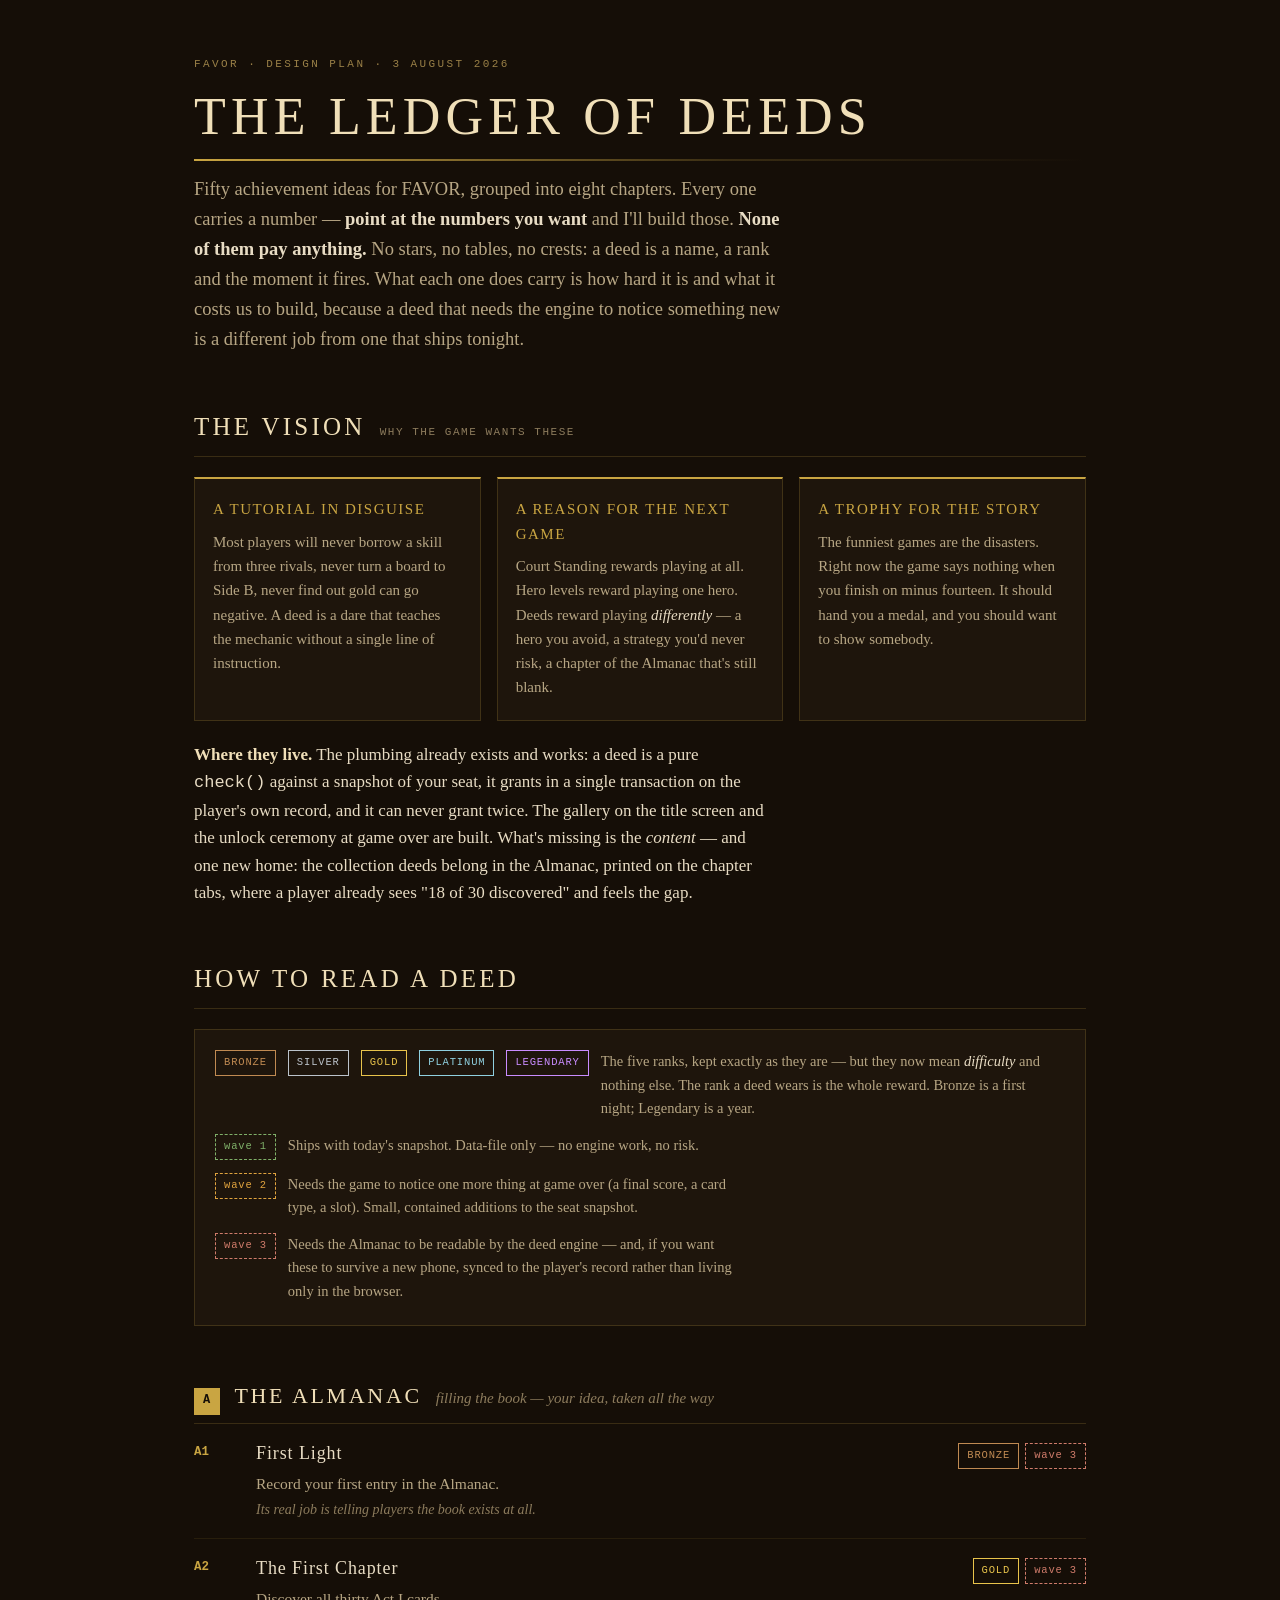
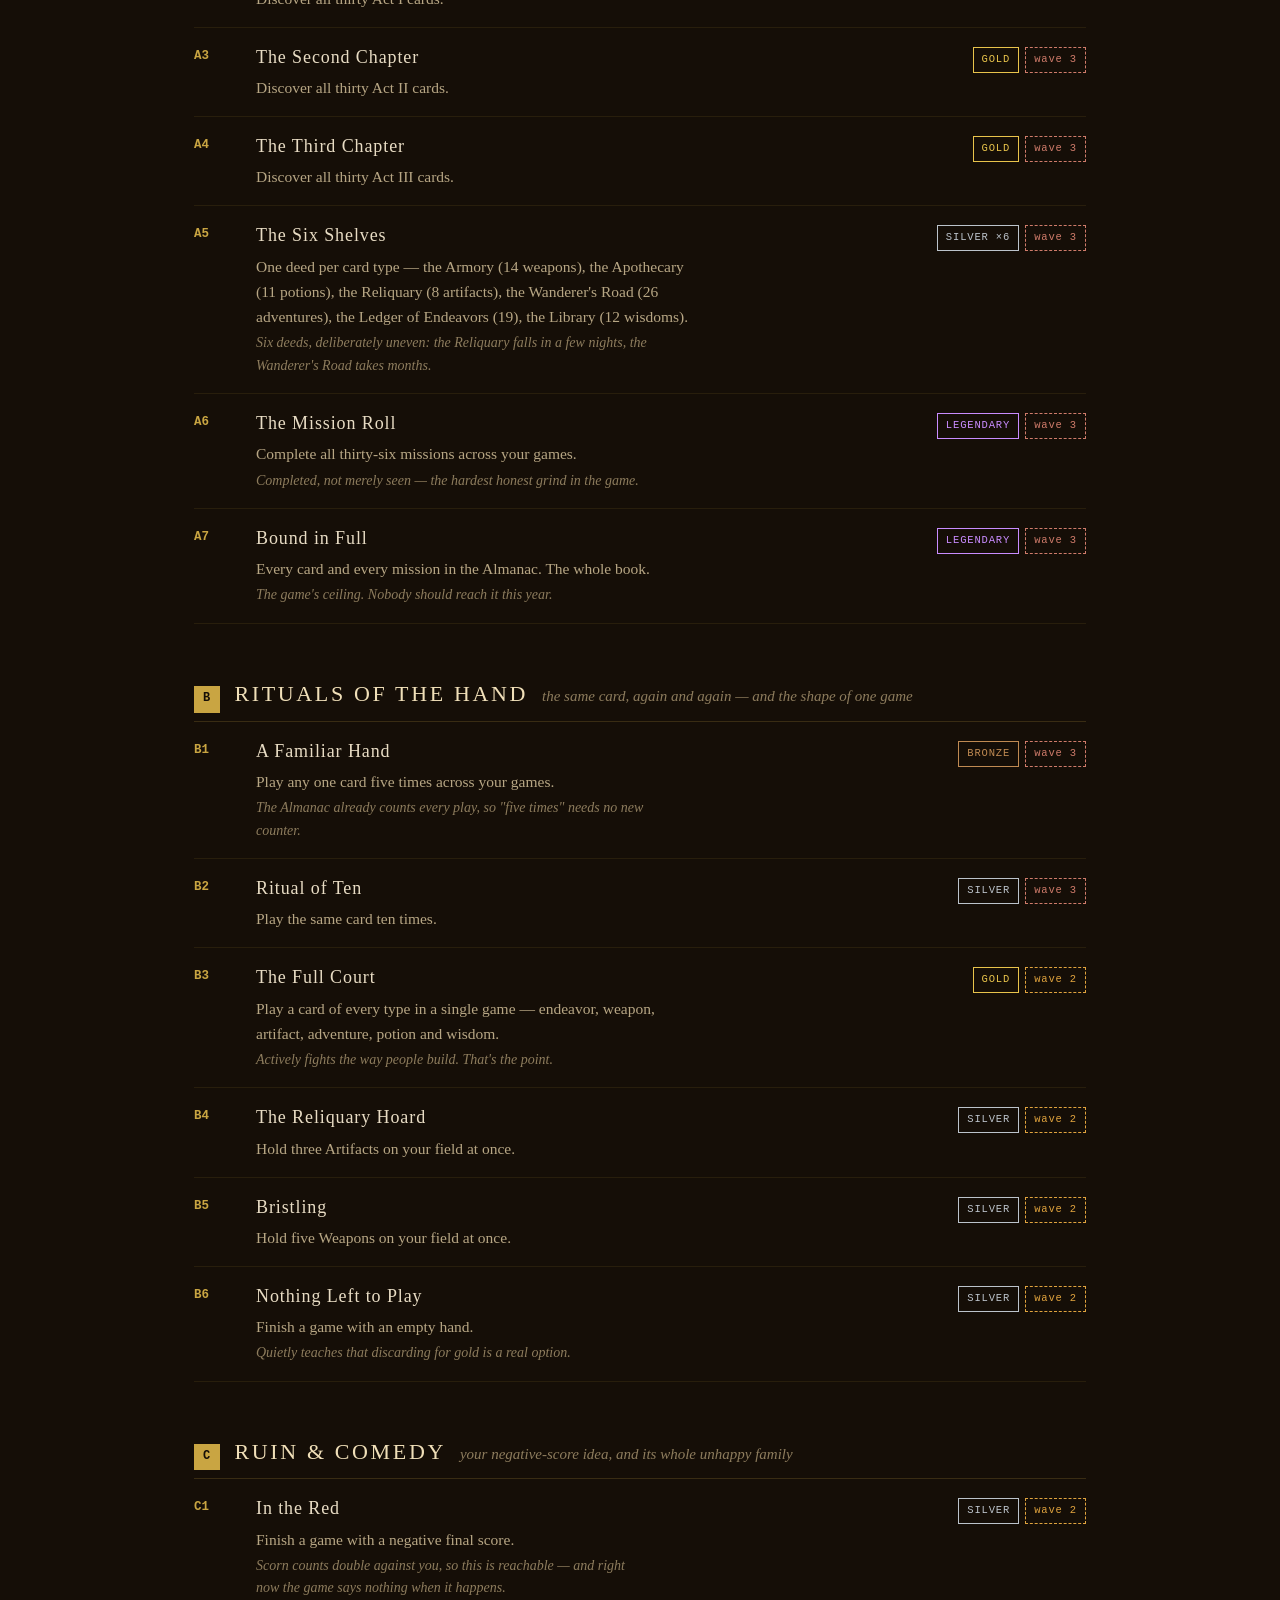
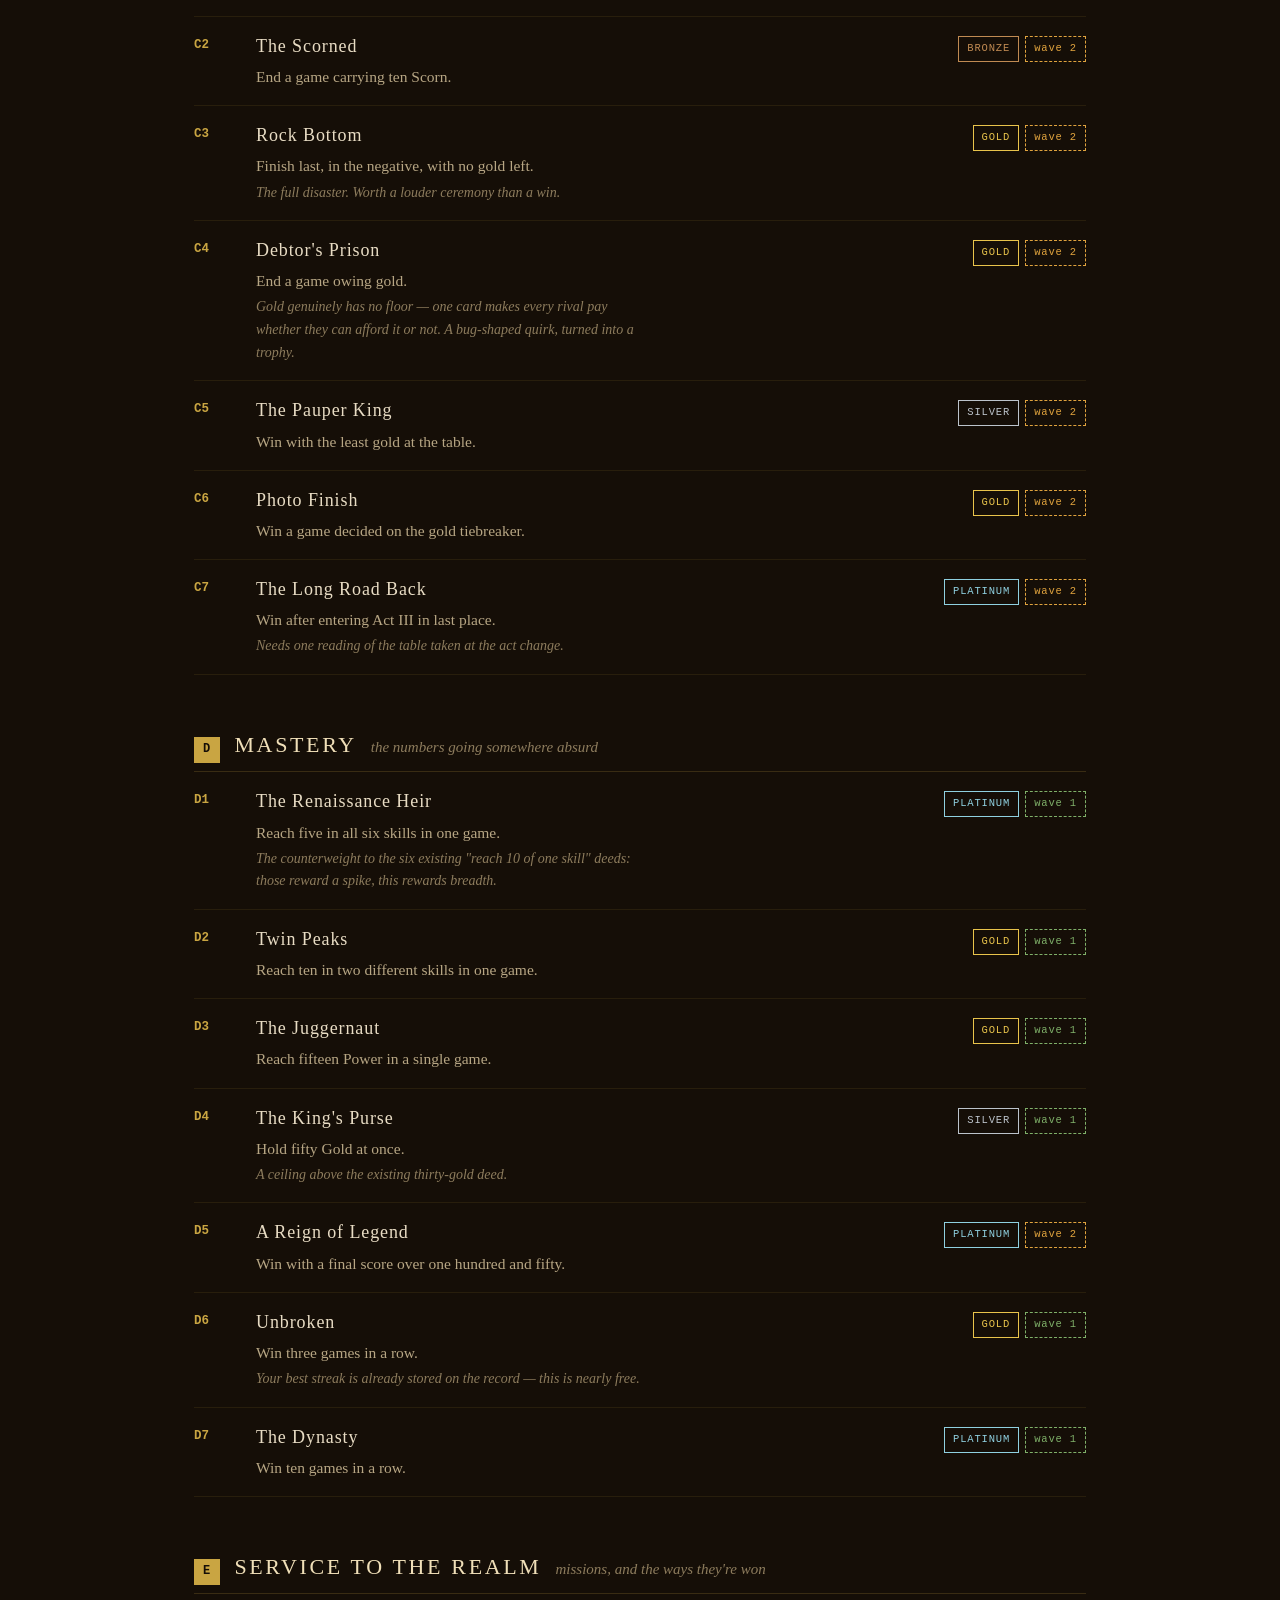
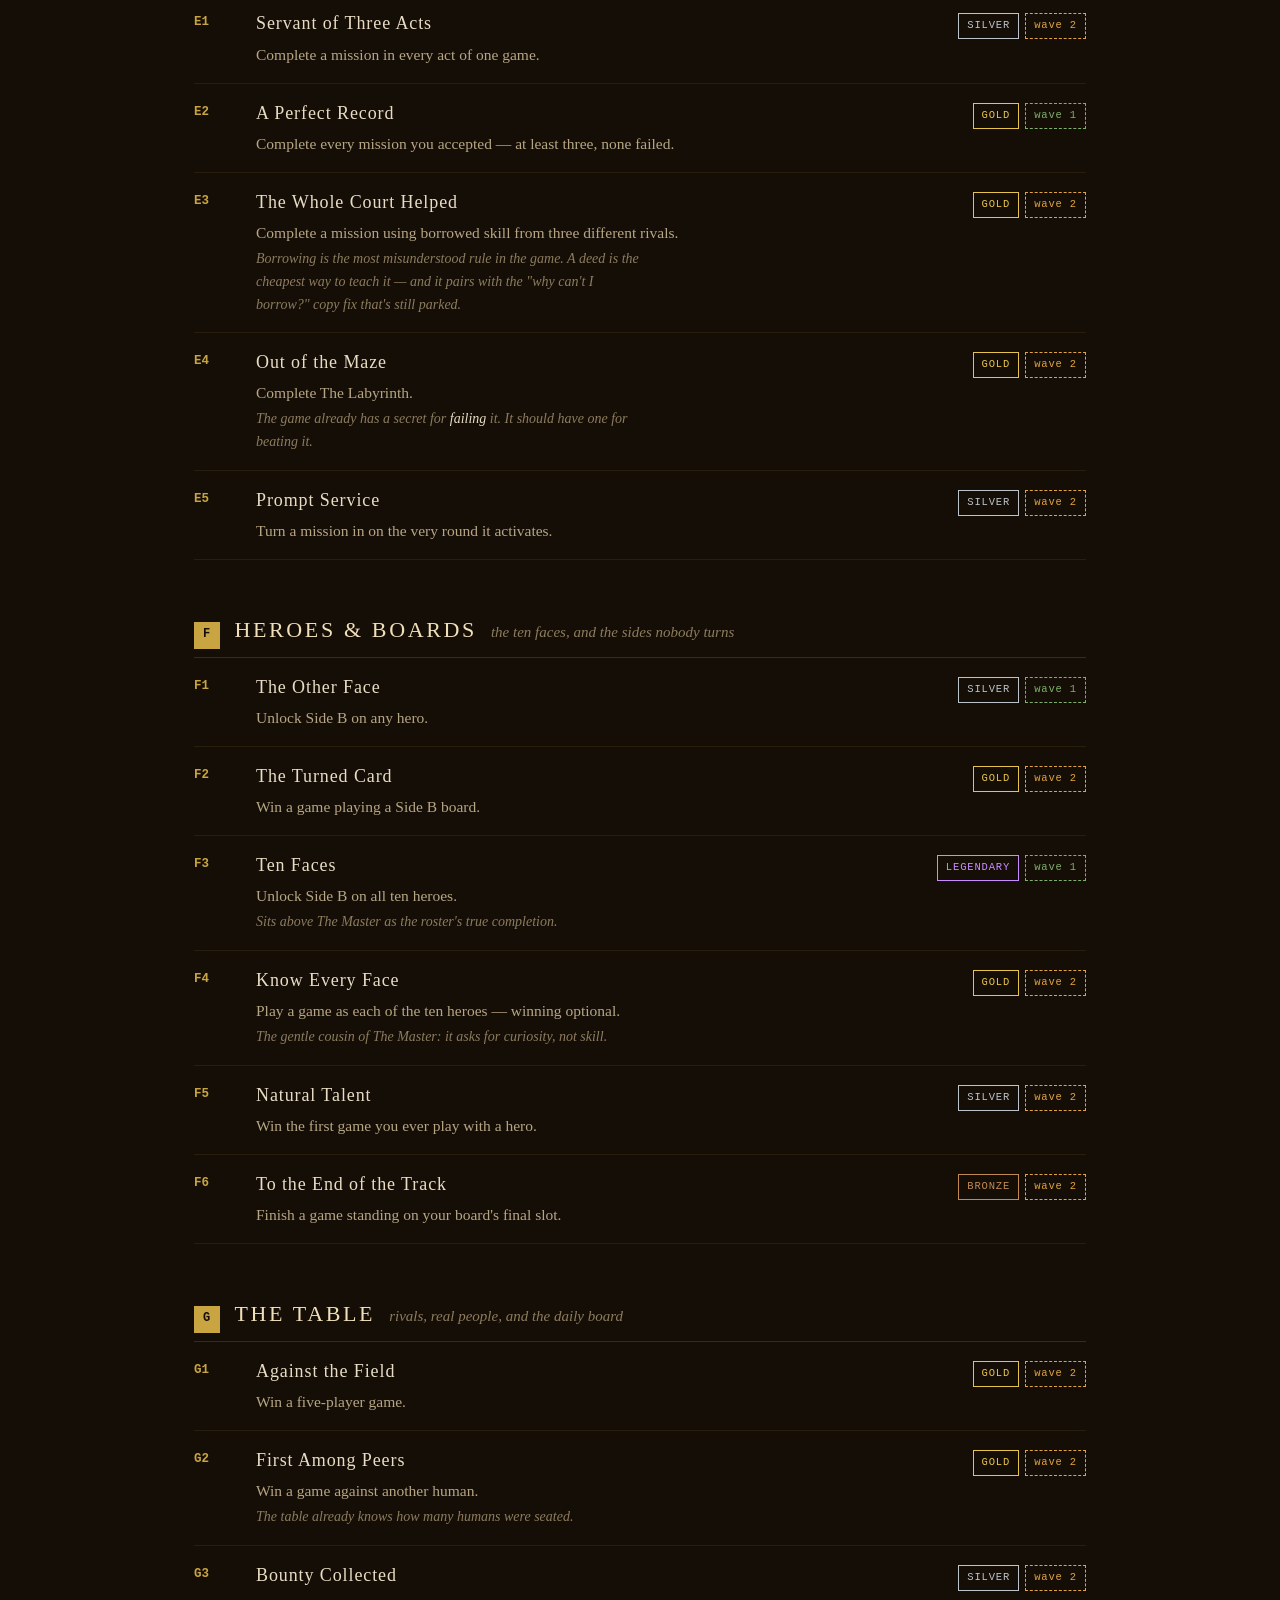
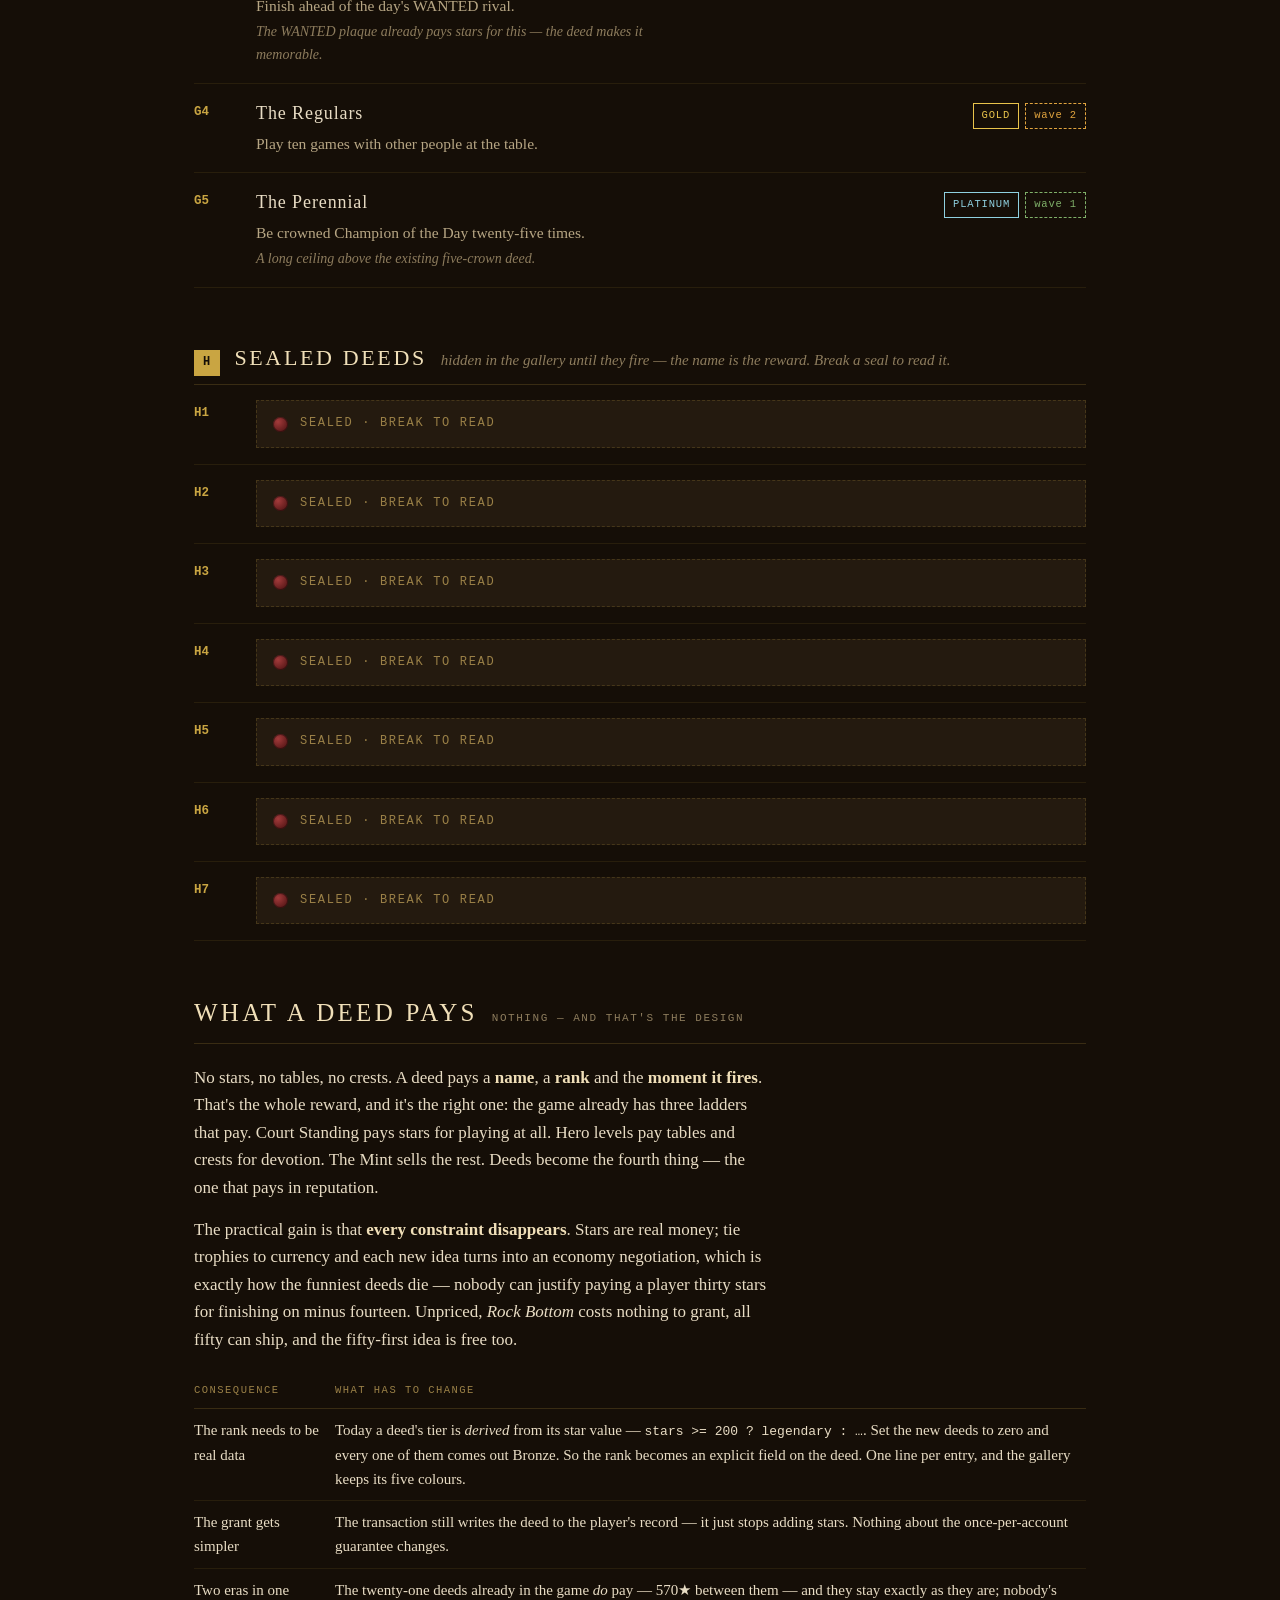
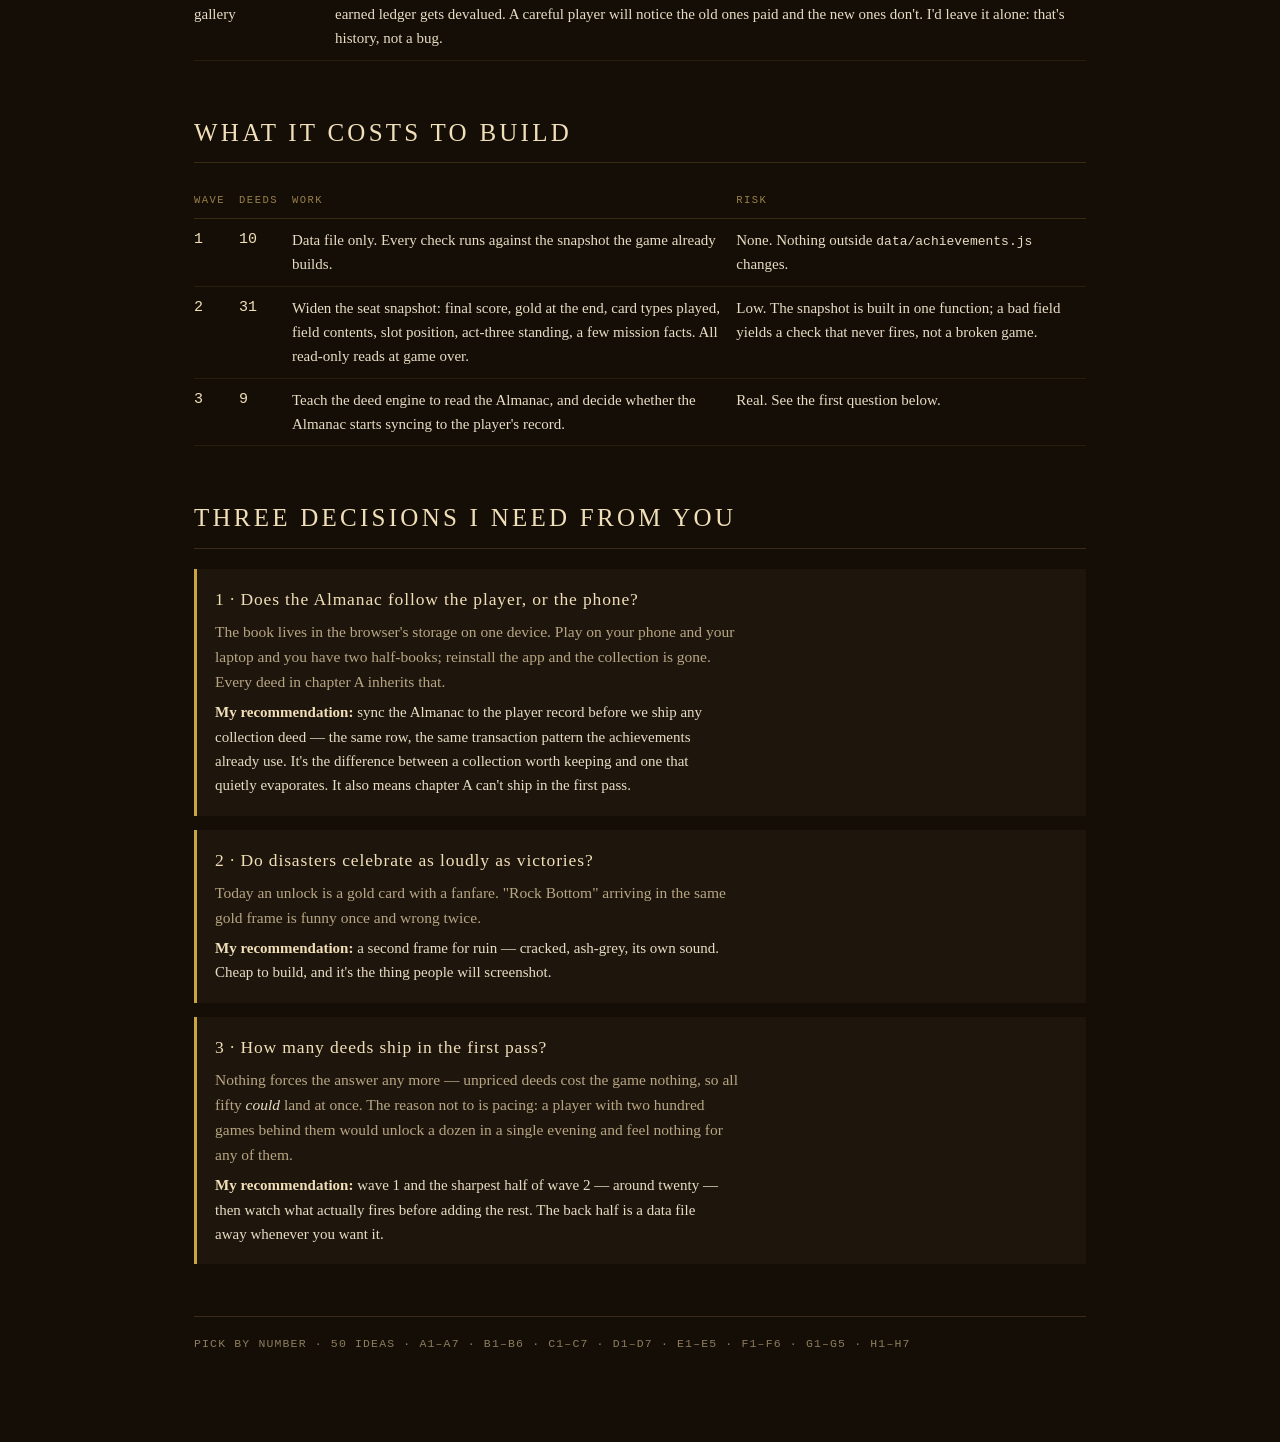
<file: deeds.html>
<!DOCTYPE html>
<html lang="en" data-theme="dark">
<head>
    <meta charset="UTF-8">
    <meta name="viewport" content="width=device-width, initial-scale=1.0, viewport-fit=cover">
    <link rel="icon" type="image/png" href="assets/ui/favicon-serpent.png">
    <link rel="apple-touch-icon" href="assets/ui/favicon-serpent.png">
    <style>
        *, *::before, *::after { box-sizing: border-box; }
        html, body { margin: 0; padding: 0; }
        h1, h2, h3, p, table { margin: 0; }
        button { font: inherit; }
    </style>
    <title>The Ledger of Deeds — FAVOR achievements, a plan</title>

<style>
:root {
    --ground: #150e07;
    --panel: #1e150c;
    --panel-2: #241a0f;
    --rule: rgba(201, 165, 66, 0.20);
    --rule-soft: rgba(201, 165, 66, 0.10);
    --gold: #c9a542;
    --gold-light: #f0dfb8;
    --gold-dim: #9a8047;
    --ink: #e8dcc4;
    --ink-soft: #b7a684;
    --ink-faint: #8d7c5d;

    --t-bronze: #c08a52;
    --t-silver: #bcc3cb;
    --t-gold: #e8c34b;
    --t-plat: #8fd0e0;
    --t-legend: #c98cff;

    --w1: #7fb069;
    --w2: #e0a33e;
    --w3: #cf7b6a;

    --display: Baskerville, "Hoefler Text", "Palatino Linotype", Palatino, Georgia, serif;
    --body: "Iowan Old Style", Charter, Georgia, "Times New Roman", serif;
    --mono: ui-monospace, "SF Mono", Menlo, Consolas, monospace;
}

@media (prefers-color-scheme: light) {
    :root {
        --ground: #e9dcbe;
        --panel: #f1e6cd;
        --panel-2: #e4d5b3;
        --rule: rgba(90, 62, 16, 0.28);
        --rule-soft: rgba(90, 62, 16, 0.13);
        --gold: #7d5c14;
        --gold-light: #513a08;
        --gold-dim: #8b7440;
        --ink: #2b1e0f;
        --ink-soft: #5a472c;
        --ink-faint: #7d6a4b;

        --t-bronze: #8a5722;
        --t-silver: #5c6874;
        --t-gold: #8a6a10;
        --t-plat: #1d6b80;
        --t-legend: #6a3a9c;

        --w1: #3f6b2c;
        --w2: #8a5c11;
        --w3: #92402f;
    }
}
:root[data-theme="dark"] {
    --ground: #150e07; --panel: #1e150c; --panel-2: #241a0f;
    --rule: rgba(201, 165, 66, 0.20); --rule-soft: rgba(201, 165, 66, 0.10);
    --gold: #c9a542; --gold-light: #f0dfb8; --gold-dim: #9a8047;
    --ink: #e8dcc4; --ink-soft: #b7a684; --ink-faint: #8d7c5d;
    --t-bronze: #c08a52; --t-silver: #bcc3cb; --t-gold: #e8c34b;
    --t-plat: #8fd0e0; --t-legend: #c98cff;
    --w1: #7fb069; --w2: #e0a33e; --w3: #cf7b6a;
}
:root[data-theme="light"] {
    --ground: #e9dcbe; --panel: #f1e6cd; --panel-2: #e4d5b3;
    --rule: rgba(90, 62, 16, 0.28); --rule-soft: rgba(90, 62, 16, 0.13);
    --gold: #7d5c14; --gold-light: #513a08; --gold-dim: #8b7440;
    --ink: #2b1e0f; --ink-soft: #5a472c; --ink-faint: #7d6a4b;
    --t-bronze: #8a5722; --t-silver: #5c6874; --t-gold: #8a6a10;
    --t-plat: #1d6b80; --t-legend: #6a3a9c;
    --w1: #3f6b2c; --w2: #8a5c11; --w3: #92402f;
}

body {
    background: var(--ground);
    color: var(--ink);
    font-family: var(--body);
    font-size: 17px;
    line-height: 1.62;
    -webkit-font-smoothing: antialiased;
}
.wrap {
    max-width: 940px;
    margin: 0 auto;
    padding: 56px 24px 96px;
    display: flex;
    flex-direction: column;
    gap: 52px;
}

/* ── masthead ─────────────────────────────────────────── */
.mast { display: flex; flex-direction: column; gap: 14px; }
.eyebrow {
    font-family: var(--mono);
    font-size: 11px;
    letter-spacing: 0.22em;
    text-transform: uppercase;
    color: var(--gold-dim);
}
h1 {
    font-family: var(--display);
    font-size: clamp(34px, 6vw, 52px);
    font-weight: 400;
    letter-spacing: 0.10em;
    text-transform: uppercase;
    color: var(--gold-light);
    line-height: 1.1;
    text-wrap: balance;
    margin: 0;
}
.standfirst {
    font-size: 18.5px;
    color: var(--ink-soft);
    max-width: 64ch;
}
.standfirst b { color: var(--ink); font-weight: 600; }
.mast-rule {
    height: 2px;
    background: linear-gradient(90deg, var(--gold), var(--rule) 60%, transparent);
}

/* ── generic section ──────────────────────────────────── */
section { display: flex; flex-direction: column; gap: 20px; }
h2 {
    font-family: var(--display);
    font-size: 25px;
    font-weight: 400;
    letter-spacing: 0.13em;
    text-transform: uppercase;
    color: var(--gold-light);
    margin: 0;
    padding-bottom: 9px;
    border-bottom: 1px solid var(--rule);
    display: flex;
    align-items: baseline;
    gap: 14px;
    flex-wrap: wrap;
}
h2 .h2-note {
    font-family: var(--mono);
    font-size: 11px;
    letter-spacing: 0.14em;
    text-transform: uppercase;
    color: var(--ink-faint);
}
h3 {
    font-family: var(--display);
    font-size: 17px;
    font-weight: 400;
    letter-spacing: 0.10em;
    text-transform: uppercase;
    color: var(--gold);
    margin: 0;
}
p { margin: 0; max-width: 68ch; }
.prose { display: flex; flex-direction: column; gap: 14px; }
strong { color: var(--gold-light); font-weight: 600; }
em { color: var(--ink); }

/* ── the three jobs ───────────────────────────────────── */
.jobs { display: grid; grid-template-columns: repeat(auto-fit, minmax(212px, 1fr)); gap: 16px; }
.job {
    background: var(--panel);
    border: 1px solid var(--rule);
    border-top: 2px solid var(--gold);
    padding: 18px 18px 20px;
    display: flex; flex-direction: column; gap: 8px;
}
.job h3 { font-size: 15px; }
.job p { font-size: 15px; color: var(--ink-soft); }

/* ── chapters + deeds ─────────────────────────────────── */
.chapter { display: flex; flex-direction: column; gap: 0; }
.chapter-head {
    display: flex; align-items: baseline; gap: 14px;
    padding-bottom: 8px; border-bottom: 1px solid var(--rule);
    flex-wrap: wrap;
}
.chapter-letter {
    font-family: var(--mono); font-size: 12px; font-weight: 700;
    letter-spacing: 0.1em; color: var(--ground);
    background: var(--gold);
    padding: 3px 9px 4px;
}
.chapter-title {
    font-family: var(--display); font-size: 22px; letter-spacing: 0.12em;
    text-transform: uppercase; color: var(--gold-light);
}
.chapter-sub { font-size: 15px; color: var(--ink-faint); font-style: italic; }

.deed {
    display: grid;
    grid-template-columns: 46px 1fr 168px;
    gap: 4px 16px;
    padding: 15px 0 16px;
    border-bottom: 1px solid var(--rule-soft);
    align-items: start;
}
.deed:hover { background: var(--panel); }
.num {
    font-family: var(--mono); font-size: 12.5px; font-weight: 700;
    color: var(--gold); padding-top: 3px; font-variant-numeric: tabular-nums;
}
.deed-main { display: flex; flex-direction: column; gap: 3px; min-width: 0; }
.deed-name {
    font-family: var(--display); font-size: 18px; letter-spacing: 0.05em;
    color: var(--ink);
}
.deed-desc { font-size: 15.5px; color: var(--ink-soft); max-width: 56ch; }
.deed-why { font-size: 14px; color: var(--ink-faint); font-style: italic; max-width: 56ch; }
.deed-meta {
    display: flex; flex-wrap: wrap; gap: 6px; justify-content: flex-end;
    padding-top: 4px;
}

.chip {
    font-family: var(--mono); font-size: 10.5px; letter-spacing: 0.08em;
    text-transform: uppercase; padding: 3px 8px 4px;
    border: 1px solid currentColor; white-space: nowrap;
}
.t-bronze { color: var(--t-bronze); }
.t-silver { color: var(--t-silver); }
.t-gold { color: var(--t-gold); }
.t-plat { color: var(--t-plat); }
.t-legend { color: var(--t-legend); }
.wave {
    font-family: var(--mono); font-size: 10.5px; letter-spacing: 0.08em;
    padding: 3px 8px 4px; white-space: nowrap; border: 1px dashed currentColor;
}
.wave-1 { color: var(--w1); }
.wave-2 { color: var(--w2); }
.wave-3 { color: var(--w3); }

/* ── sealed (secret) deeds ────────────────────────────── */
.seal-btn {
    grid-column: 2 / -1;
    display: flex; align-items: center; gap: 12px;
    background: var(--panel-2); border: 1px dashed var(--rule);
    color: var(--gold-dim); font-family: var(--mono); font-size: 12px;
    letter-spacing: 0.14em; text-transform: uppercase;
    padding: 13px 16px; cursor: pointer; text-align: left; width: 100%;
}
.seal-btn:hover, .seal-btn:focus-visible {
    color: var(--gold-light); border-color: var(--gold);
    outline: none;
}
.seal-dot {
    width: 15px; height: 15px; border-radius: 50%;
    background: radial-gradient(circle at 34% 32%, #a33b3b, #5e1a1a 72%);
    box-shadow: 0 0 0 1px rgba(0,0,0,0.4) inset;
    flex: none;
}
.sealed .deed-main, .sealed .deed-meta { display: none; }
.sealed.open .deed-main, .sealed.open .deed-meta { display: flex; }
.sealed.open .seal-btn { display: none; }
.sealed.open .deed-main { animation: rise 260ms ease-out; }
@keyframes rise { from { opacity: 0; transform: translateY(5px); } to { opacity: 1; transform: none; } }
@media (prefers-reduced-motion: reduce) { .sealed.open .deed-main { animation: none; } }

/* ── legend + tables ──────────────────────────────────── */
.legend {
    background: var(--panel); border: 1px solid var(--rule);
    padding: 20px 20px 22px; display: flex; flex-direction: column; gap: 13px;
}
.legend-row { display: flex; gap: 12px; align-items: flex-start; flex-wrap: wrap; }
.legend-row p { font-size: 14.5px; color: var(--ink-soft); max-width: 62ch; }

.scroller { overflow-x: auto; }
table { border-collapse: collapse; width: 100%; font-size: 15px; min-width: 460px; }
th, td { text-align: left; padding: 9px 14px 9px 0; border-bottom: 1px solid var(--rule-soft); vertical-align: top; }
th {
    font-family: var(--mono); font-size: 10.5px; letter-spacing: 0.14em;
    text-transform: uppercase; color: var(--gold-dim); font-weight: 400;
    border-bottom: 1px solid var(--rule);
}
td.n { font-family: var(--mono); font-variant-numeric: tabular-nums; color: var(--gold-light); white-space: nowrap; }

/* ── questions ────────────────────────────────────────── */
.q {
    background: var(--panel); border-left: 3px solid var(--gold);
    padding: 16px 18px 18px; display: flex; flex-direction: column; gap: 6px;
}
.q-title { font-family: var(--display); font-size: 17.5px; letter-spacing: 0.05em; color: var(--gold-light); }
.q p { font-size: 15.5px; color: var(--ink-soft); }
.q .rec { font-size: 15px; color: var(--ink); }
.q .rec b { color: var(--gold-light); }
.qs { display: flex; flex-direction: column; gap: 14px; }

.foot {
    font-family: var(--mono); font-size: 11.5px; letter-spacing: 0.1em;
    text-transform: uppercase; color: var(--ink-faint);
    border-top: 1px solid var(--rule); padding-top: 18px;
}

@media (max-width: 720px) {
    .deed { grid-template-columns: 38px 1fr; }
    .deed-meta { grid-column: 2; justify-content: flex-start; }
    .seal-btn { grid-column: 2; }
}
</style>
</head>
<body>

<div class="wrap">

<header class="mast">
    <div class="eyebrow">FAVOR · design plan · 3 August 2026</div>
    <h1>The Ledger of Deeds</h1>
    <div class="mast-rule"></div>
    <p class="standfirst">Fifty achievement ideas for FAVOR, grouped into eight chapters.
    Every one carries a number — <b>point at the numbers you want</b> and I'll build those.
    <b>None of them pay anything.</b> No stars, no tables, no crests: a deed is a name, a
    rank and the moment it fires. What each one does carry is how hard it is and what it
    costs us to build, because a deed that needs the engine to notice something new is a
    different job from one that ships tonight.</p>
</header>

<section>
    <h2>The vision <span class="h2-note">why the game wants these</span></h2>
    <div class="jobs">
        <div class="job">
            <h3>A tutorial in disguise</h3>
            <p>Most players will never borrow a skill from three rivals, never turn a board
            to Side B, never find out gold can go negative. A deed is a dare that teaches
            the mechanic without a single line of instruction.</p>
        </div>
        <div class="job">
            <h3>A reason for the next game</h3>
            <p>Court Standing rewards playing at all. Hero levels reward playing one hero.
            Deeds reward playing <em>differently</em> — a hero you avoid, a strategy you'd never
            risk, a chapter of the Almanac that's still blank.</p>
        </div>
        <div class="job">
            <h3>A trophy for the story</h3>
            <p>The funniest games are the disasters. Right now the game says nothing when
            you finish on minus fourteen. It should hand you a medal, and you should want
            to show somebody.</p>
        </div>
    </div>
    <div class="prose">
        <p><strong>Where they live.</strong> The plumbing already exists and works: a deed is a
        pure <code>check()</code> against a snapshot of your seat, it grants in a single
        transaction on the player's own record, and it can never grant twice. The gallery on
        the title screen and the unlock ceremony at game over are built. What's missing is the
        <em>content</em> — and one new home: the collection deeds belong in the Almanac, printed
        on the chapter tabs, where a player already sees "18 of 30 discovered" and feels
        the gap.</p>
    </div>
</section>

<section>
    <h2>How to read a deed</h2>
    <div class="legend">
        <div class="legend-row">
            <span class="chip t-bronze">Bronze</span>
            <span class="chip t-silver">Silver</span>
            <span class="chip t-gold">Gold</span>
            <span class="chip t-plat">Platinum</span>
            <span class="chip t-legend">Legendary</span>
            <p>The five ranks, kept exactly as they are — but they now mean
            <em>difficulty</em> and nothing else. The rank a deed wears is the whole reward.
            Bronze is a first night; Legendary is a year.</p>
        </div>
        <div class="legend-row">
            <span class="wave wave-1">wave 1</span>
            <p>Ships with today's snapshot. Data-file only — no engine work, no risk.</p>
        </div>
        <div class="legend-row">
            <span class="wave wave-2">wave 2</span>
            <p>Needs the game to notice one more thing at game over (a final score, a card
            type, a slot). Small, contained additions to the seat snapshot.</p>
        </div>
        <div class="legend-row">
            <span class="wave wave-3">wave 3</span>
            <p>Needs the Almanac to be readable by the deed engine — and, if you want these
            to survive a new phone, synced to the player's record rather than living only
            in the browser.</p>
        </div>
    </div>
</section>

<div class="chapter">
    <div class="chapter-head">
        <span class="chapter-letter">A</span>
        <span class="chapter-title">The Almanac</span>
        <span class="chapter-sub">filling the book — your idea, taken all the way</span>
    </div>

    <div class="deed">
        <div class="num">A1</div>
        <div class="deed-main">
            <div class="deed-name">First Light</div>
            <div class="deed-desc">Record your first entry in the Almanac.</div>
            <div class="deed-why">Its real job is telling players the book exists at all.</div>
        </div>
        <div class="deed-meta"><span class="chip t-bronze">Bronze</span><span class="wave wave-3">wave 3</span></div>
    </div>

    <div class="deed">
        <div class="num">A2</div>
        <div class="deed-main">
            <div class="deed-name">The First Chapter</div>
            <div class="deed-desc">Discover all thirty Act I cards.</div>
        </div>
        <div class="deed-meta"><span class="chip t-gold">Gold</span><span class="wave wave-3">wave 3</span></div>
    </div>

    <div class="deed">
        <div class="num">A3</div>
        <div class="deed-main">
            <div class="deed-name">The Second Chapter</div>
            <div class="deed-desc">Discover all thirty Act II cards.</div>
        </div>
        <div class="deed-meta"><span class="chip t-gold">Gold</span><span class="wave wave-3">wave 3</span></div>
    </div>

    <div class="deed">
        <div class="num">A4</div>
        <div class="deed-main">
            <div class="deed-name">The Third Chapter</div>
            <div class="deed-desc">Discover all thirty Act III cards.</div>
        </div>
        <div class="deed-meta"><span class="chip t-gold">Gold</span><span class="wave wave-3">wave 3</span></div>
    </div>

    <div class="deed">
        <div class="num">A5</div>
        <div class="deed-main">
            <div class="deed-name">The Six Shelves</div>
            <div class="deed-desc">One deed per card type — the Armory (14 weapons), the
            Apothecary (11 potions), the Reliquary (8 artifacts), the Wanderer's Road
            (26 adventures), the Ledger of Endeavors (19), the Library (12 wisdoms).</div>
            <div class="deed-why">Six deeds, deliberately uneven: the Reliquary falls in a
            few nights, the Wanderer's Road takes months.</div>
        </div>
        <div class="deed-meta"><span class="chip t-silver">Silver ×6</span><span class="wave wave-3">wave 3</span></div>
    </div>

    <div class="deed">
        <div class="num">A6</div>
        <div class="deed-main">
            <div class="deed-name">The Mission Roll</div>
            <div class="deed-desc">Complete all thirty-six missions across your games.</div>
            <div class="deed-why">Completed, not merely seen — the hardest honest grind in the game.</div>
        </div>
        <div class="deed-meta"><span class="chip t-legend">Legendary</span><span class="wave wave-3">wave 3</span></div>
    </div>

    <div class="deed">
        <div class="num">A7</div>
        <div class="deed-main">
            <div class="deed-name">Bound in Full</div>
            <div class="deed-desc">Every card and every mission in the Almanac. The whole book.</div>
            <div class="deed-why">The game's ceiling. Nobody should reach it this year.</div>
        </div>
        <div class="deed-meta"><span class="chip t-legend">Legendary</span><span class="wave wave-3">wave 3</span></div>
    </div>
</div>

<div class="chapter">
    <div class="chapter-head">
        <span class="chapter-letter">B</span>
        <span class="chapter-title">Rituals of the Hand</span>
        <span class="chapter-sub">the same card, again and again — and the shape of one game</span>
    </div>

    <div class="deed">
        <div class="num">B1</div>
        <div class="deed-main">
            <div class="deed-name">A Familiar Hand</div>
            <div class="deed-desc">Play any one card five times across your games.</div>
            <div class="deed-why">The Almanac already counts every play, so "five times" needs no new counter.</div>
        </div>
        <div class="deed-meta"><span class="chip t-bronze">Bronze</span><span class="wave wave-3">wave 3</span></div>
    </div>

    <div class="deed">
        <div class="num">B2</div>
        <div class="deed-main">
            <div class="deed-name">Ritual of Ten</div>
            <div class="deed-desc">Play the same card ten times.</div>
        </div>
        <div class="deed-meta"><span class="chip t-silver">Silver</span><span class="wave wave-3">wave 3</span></div>
    </div>

    <div class="deed">
        <div class="num">B3</div>
        <div class="deed-main">
            <div class="deed-name">The Full Court</div>
            <div class="deed-desc">Play a card of every type in a single game — endeavor,
            weapon, artifact, adventure, potion and wisdom.</div>
            <div class="deed-why">Actively fights the way people build. That's the point.</div>
        </div>
        <div class="deed-meta"><span class="chip t-gold">Gold</span><span class="wave wave-2">wave 2</span></div>
    </div>

    <div class="deed">
        <div class="num">B4</div>
        <div class="deed-main">
            <div class="deed-name">The Reliquary Hoard</div>
            <div class="deed-desc">Hold three Artifacts on your field at once.</div>
        </div>
        <div class="deed-meta"><span class="chip t-silver">Silver</span><span class="wave wave-2">wave 2</span></div>
    </div>

    <div class="deed">
        <div class="num">B5</div>
        <div class="deed-main">
            <div class="deed-name">Bristling</div>
            <div class="deed-desc">Hold five Weapons on your field at once.</div>
        </div>
        <div class="deed-meta"><span class="chip t-silver">Silver</span><span class="wave wave-2">wave 2</span></div>
    </div>

    <div class="deed">
        <div class="num">B6</div>
        <div class="deed-main">
            <div class="deed-name">Nothing Left to Play</div>
            <div class="deed-desc">Finish a game with an empty hand.</div>
            <div class="deed-why">Quietly teaches that discarding for gold is a real option.</div>
        </div>
        <div class="deed-meta"><span class="chip t-silver">Silver</span><span class="wave wave-2">wave 2</span></div>
    </div>
</div>

<div class="chapter">
    <div class="chapter-head">
        <span class="chapter-letter">C</span>
        <span class="chapter-title">Ruin &amp; Comedy</span>
        <span class="chapter-sub">your negative-score idea, and its whole unhappy family</span>
    </div>

    <div class="deed">
        <div class="num">C1</div>
        <div class="deed-main">
            <div class="deed-name">In the Red</div>
            <div class="deed-desc">Finish a game with a negative final score.</div>
            <div class="deed-why">Scorn counts double against you, so this is reachable — and right now
            the game says nothing when it happens.</div>
        </div>
        <div class="deed-meta"><span class="chip t-silver">Silver</span><span class="wave wave-2">wave 2</span></div>
    </div>

    <div class="deed">
        <div class="num">C2</div>
        <div class="deed-main">
            <div class="deed-name">The Scorned</div>
            <div class="deed-desc">End a game carrying ten Scorn.</div>
        </div>
        <div class="deed-meta"><span class="chip t-bronze">Bronze</span><span class="wave wave-2">wave 2</span></div>
    </div>

    <div class="deed">
        <div class="num">C3</div>
        <div class="deed-main">
            <div class="deed-name">Rock Bottom</div>
            <div class="deed-desc">Finish last, in the negative, with no gold left.</div>
            <div class="deed-why">The full disaster. Worth a louder ceremony than a win.</div>
        </div>
        <div class="deed-meta"><span class="chip t-gold">Gold</span><span class="wave wave-2">wave 2</span></div>
    </div>

    <div class="deed">
        <div class="num">C4</div>
        <div class="deed-main">
            <div class="deed-name">Debtor's Prison</div>
            <div class="deed-desc">End a game owing gold.</div>
            <div class="deed-why">Gold genuinely has no floor — one card makes every rival pay
            whether they can afford it or not. A bug-shaped quirk, turned into a trophy.</div>
        </div>
        <div class="deed-meta"><span class="chip t-gold">Gold</span><span class="wave wave-2">wave 2</span></div>
    </div>

    <div class="deed">
        <div class="num">C5</div>
        <div class="deed-main">
            <div class="deed-name">The Pauper King</div>
            <div class="deed-desc">Win with the least gold at the table.</div>
        </div>
        <div class="deed-meta"><span class="chip t-silver">Silver</span><span class="wave wave-2">wave 2</span></div>
    </div>

    <div class="deed">
        <div class="num">C6</div>
        <div class="deed-main">
            <div class="deed-name">Photo Finish</div>
            <div class="deed-desc">Win a game decided on the gold tiebreaker.</div>
        </div>
        <div class="deed-meta"><span class="chip t-gold">Gold</span><span class="wave wave-2">wave 2</span></div>
    </div>

    <div class="deed">
        <div class="num">C7</div>
        <div class="deed-main">
            <div class="deed-name">The Long Road Back</div>
            <div class="deed-desc">Win after entering Act III in last place.</div>
            <div class="deed-why">Needs one reading of the table taken at the act change.</div>
        </div>
        <div class="deed-meta"><span class="chip t-plat">Platinum</span><span class="wave wave-2">wave 2</span></div>
    </div>
</div>

<div class="chapter">
    <div class="chapter-head">
        <span class="chapter-letter">D</span>
        <span class="chapter-title">Mastery</span>
        <span class="chapter-sub">the numbers going somewhere absurd</span>
    </div>

    <div class="deed">
        <div class="num">D1</div>
        <div class="deed-main">
            <div class="deed-name">The Renaissance Heir</div>
            <div class="deed-desc">Reach five in all six skills in one game.</div>
            <div class="deed-why">The counterweight to the six existing "reach 10 of one skill" deeds:
            those reward a spike, this rewards breadth.</div>
        </div>
        <div class="deed-meta"><span class="chip t-plat">Platinum</span><span class="wave wave-1">wave 1</span></div>
    </div>

    <div class="deed">
        <div class="num">D2</div>
        <div class="deed-main">
            <div class="deed-name">Twin Peaks</div>
            <div class="deed-desc">Reach ten in two different skills in one game.</div>
        </div>
        <div class="deed-meta"><span class="chip t-gold">Gold</span><span class="wave wave-1">wave 1</span></div>
    </div>

    <div class="deed">
        <div class="num">D3</div>
        <div class="deed-main">
            <div class="deed-name">The Juggernaut</div>
            <div class="deed-desc">Reach fifteen Power in a single game.</div>
        </div>
        <div class="deed-meta"><span class="chip t-gold">Gold</span><span class="wave wave-1">wave 1</span></div>
    </div>

    <div class="deed">
        <div class="num">D4</div>
        <div class="deed-main">
            <div class="deed-name">The King's Purse</div>
            <div class="deed-desc">Hold fifty Gold at once.</div>
            <div class="deed-why">A ceiling above the existing thirty-gold deed.</div>
        </div>
        <div class="deed-meta"><span class="chip t-silver">Silver</span><span class="wave wave-1">wave 1</span></div>
    </div>

    <div class="deed">
        <div class="num">D5</div>
        <div class="deed-main">
            <div class="deed-name">A Reign of Legend</div>
            <div class="deed-desc">Win with a final score over one hundred and fifty.</div>
        </div>
        <div class="deed-meta"><span class="chip t-plat">Platinum</span><span class="wave wave-2">wave 2</span></div>
    </div>

    <div class="deed">
        <div class="num">D6</div>
        <div class="deed-main">
            <div class="deed-name">Unbroken</div>
            <div class="deed-desc">Win three games in a row.</div>
            <div class="deed-why">Your best streak is already stored on the record — this is nearly free.</div>
        </div>
        <div class="deed-meta"><span class="chip t-gold">Gold</span><span class="wave wave-1">wave 1</span></div>
    </div>

    <div class="deed">
        <div class="num">D7</div>
        <div class="deed-main">
            <div class="deed-name">The Dynasty</div>
            <div class="deed-desc">Win ten games in a row.</div>
        </div>
        <div class="deed-meta"><span class="chip t-plat">Platinum</span><span class="wave wave-1">wave 1</span></div>
    </div>
</div>

<div class="chapter">
    <div class="chapter-head">
        <span class="chapter-letter">E</span>
        <span class="chapter-title">Service to the Realm</span>
        <span class="chapter-sub">missions, and the ways they're won</span>
    </div>

    <div class="deed">
        <div class="num">E1</div>
        <div class="deed-main">
            <div class="deed-name">Servant of Three Acts</div>
            <div class="deed-desc">Complete a mission in every act of one game.</div>
        </div>
        <div class="deed-meta"><span class="chip t-silver">Silver</span><span class="wave wave-2">wave 2</span></div>
    </div>

    <div class="deed">
        <div class="num">E2</div>
        <div class="deed-main">
            <div class="deed-name">A Perfect Record</div>
            <div class="deed-desc">Complete every mission you accepted — at least three, none failed.</div>
        </div>
        <div class="deed-meta"><span class="chip t-gold">Gold</span><span class="wave wave-1">wave 1</span></div>
    </div>

    <div class="deed">
        <div class="num">E3</div>
        <div class="deed-main">
            <div class="deed-name">The Whole Court Helped</div>
            <div class="deed-desc">Complete a mission using borrowed skill from three different rivals.</div>
            <div class="deed-why">Borrowing is the most misunderstood rule in the game. A deed is
            the cheapest way to teach it — and it pairs with the "why can't I borrow?"
            copy fix that's still parked.</div>
        </div>
        <div class="deed-meta"><span class="chip t-gold">Gold</span><span class="wave wave-2">wave 2</span></div>
    </div>

    <div class="deed">
        <div class="num">E4</div>
        <div class="deed-main">
            <div class="deed-name">Out of the Maze</div>
            <div class="deed-desc">Complete The Labyrinth.</div>
            <div class="deed-why">The game already has a secret for <em>failing</em> it. It should
            have one for beating it.</div>
        </div>
        <div class="deed-meta"><span class="chip t-gold">Gold</span><span class="wave wave-2">wave 2</span></div>
    </div>

    <div class="deed">
        <div class="num">E5</div>
        <div class="deed-main">
            <div class="deed-name">Prompt Service</div>
            <div class="deed-desc">Turn a mission in on the very round it activates.</div>
        </div>
        <div class="deed-meta"><span class="chip t-silver">Silver</span><span class="wave wave-2">wave 2</span></div>
    </div>
</div>

<div class="chapter">
    <div class="chapter-head">
        <span class="chapter-letter">F</span>
        <span class="chapter-title">Heroes &amp; Boards</span>
        <span class="chapter-sub">the ten faces, and the sides nobody turns</span>
    </div>

    <div class="deed">
        <div class="num">F1</div>
        <div class="deed-main">
            <div class="deed-name">The Other Face</div>
            <div class="deed-desc">Unlock Side B on any hero.</div>
        </div>
        <div class="deed-meta"><span class="chip t-silver">Silver</span><span class="wave wave-1">wave 1</span></div>
    </div>

    <div class="deed">
        <div class="num">F2</div>
        <div class="deed-main">
            <div class="deed-name">The Turned Card</div>
            <div class="deed-desc">Win a game playing a Side B board.</div>
        </div>
        <div class="deed-meta"><span class="chip t-gold">Gold</span><span class="wave wave-2">wave 2</span></div>
    </div>

    <div class="deed">
        <div class="num">F3</div>
        <div class="deed-main">
            <div class="deed-name">Ten Faces</div>
            <div class="deed-desc">Unlock Side B on all ten heroes.</div>
            <div class="deed-why">Sits above The Master as the roster's true completion.</div>
        </div>
        <div class="deed-meta"><span class="chip t-legend">Legendary</span><span class="wave wave-1">wave 1</span></div>
    </div>

    <div class="deed">
        <div class="num">F4</div>
        <div class="deed-main">
            <div class="deed-name">Know Every Face</div>
            <div class="deed-desc">Play a game as each of the ten heroes — winning optional.</div>
            <div class="deed-why">The gentle cousin of The Master: it asks for curiosity, not skill.</div>
        </div>
        <div class="deed-meta"><span class="chip t-gold">Gold</span><span class="wave wave-2">wave 2</span></div>
    </div>

    <div class="deed">
        <div class="num">F5</div>
        <div class="deed-main">
            <div class="deed-name">Natural Talent</div>
            <div class="deed-desc">Win the first game you ever play with a hero.</div>
        </div>
        <div class="deed-meta"><span class="chip t-silver">Silver</span><span class="wave wave-2">wave 2</span></div>
    </div>

    <div class="deed">
        <div class="num">F6</div>
        <div class="deed-main">
            <div class="deed-name">To the End of the Track</div>
            <div class="deed-desc">Finish a game standing on your board's final slot.</div>
        </div>
        <div class="deed-meta"><span class="chip t-bronze">Bronze</span><span class="wave wave-2">wave 2</span></div>
    </div>
</div>

<div class="chapter">
    <div class="chapter-head">
        <span class="chapter-letter">G</span>
        <span class="chapter-title">The Table</span>
        <span class="chapter-sub">rivals, real people, and the daily board</span>
    </div>

    <div class="deed">
        <div class="num">G1</div>
        <div class="deed-main">
            <div class="deed-name">Against the Field</div>
            <div class="deed-desc">Win a five-player game.</div>
        </div>
        <div class="deed-meta"><span class="chip t-gold">Gold</span><span class="wave wave-2">wave 2</span></div>
    </div>

    <div class="deed">
        <div class="num">G2</div>
        <div class="deed-main">
            <div class="deed-name">First Among Peers</div>
            <div class="deed-desc">Win a game against another human.</div>
            <div class="deed-why">The table already knows how many humans were seated.</div>
        </div>
        <div class="deed-meta"><span class="chip t-gold">Gold</span><span class="wave wave-2">wave 2</span></div>
    </div>

    <div class="deed">
        <div class="num">G3</div>
        <div class="deed-main">
            <div class="deed-name">Bounty Collected</div>
            <div class="deed-desc">Finish ahead of the day's WANTED rival.</div>
            <div class="deed-why">The WANTED plaque already pays stars for this — the deed makes it memorable.</div>
        </div>
        <div class="deed-meta"><span class="chip t-silver">Silver</span><span class="wave wave-2">wave 2</span></div>
    </div>

    <div class="deed">
        <div class="num">G4</div>
        <div class="deed-main">
            <div class="deed-name">The Regulars</div>
            <div class="deed-desc">Play ten games with other people at the table.</div>
        </div>
        <div class="deed-meta"><span class="chip t-gold">Gold</span><span class="wave wave-2">wave 2</span></div>
    </div>

    <div class="deed">
        <div class="num">G5</div>
        <div class="deed-main">
            <div class="deed-name">The Perennial</div>
            <div class="deed-desc">Be crowned Champion of the Day twenty-five times.</div>
            <div class="deed-why">A long ceiling above the existing five-crown deed.</div>
        </div>
        <div class="deed-meta"><span class="chip t-plat">Platinum</span><span class="wave wave-1">wave 1</span></div>
    </div>
</div>

<div class="chapter">
    <div class="chapter-head">
        <span class="chapter-letter">H</span>
        <span class="chapter-title">Sealed Deeds</span>
        <span class="chapter-sub">hidden in the gallery until they fire — the name is the reward. Break a seal to read it.</span>
    </div>

    <div class="deed sealed">
        <div class="num">H1</div>
        <button class="seal-btn" type="button"><span class="seal-dot"></span> Sealed · break to read</button>
        <div class="deed-main">
            <div class="deed-name">The Devil Went Down</div>
            <div class="deed-desc">Complete the Golden Fiddle mission playing as the Fiddler.</div>
        </div>
        <div class="deed-meta"><span class="chip t-plat">Platinum</span><span class="wave wave-2">wave 2</span></div>
    </div>

    <div class="deed sealed">
        <div class="num">H2</div>
        <button class="seal-btn" type="button"><span class="seal-dot"></span> Sealed · break to read</button>
        <div class="deed-main">
            <div class="deed-name">Bandit's Bounty</div>
            <div class="deed-desc">Steal ten Gold from the table in a single game.</div>
            <div class="deed-why">The Bandit's second slot lifts 2 Gold from every rival — one
            visit at a five-player table is already 8. Two visits, or a crowded table, and the
            purse is yours.</div>
        </div>
        <div class="deed-meta"><span class="chip t-gold">Gold</span><span class="wave wave-2">wave 2</span></div>
    </div>

    <div class="deed sealed">
        <div class="num">H3</div>
        <button class="seal-btn" type="button"><span class="seal-dot"></span> Sealed · break to read</button>
        <div class="deed-main">
            <div class="deed-name">The Long Way Round</div>
            <div class="deed-desc">Reach Reunited the honest way — Her Lost Father, then Finding
            the Lost Corridor, then the reunion itself, all in one game.</div>
            <div class="deed-why">A private nod to the map-chain exploit we closed in July.</div>
        </div>
        <div class="deed-meta"><span class="chip t-plat">Platinum</span><span class="wave wave-2">wave 2</span></div>
    </div>

    <div class="deed sealed">
        <div class="num">H4</div>
        <button class="seal-btn" type="button"><span class="seal-dot"></span> Sealed · break to read</button>
        <div class="deed-main">
            <div class="deed-name">The Doctor Is In</div>
            <div class="deed-desc">Take the Doctor's free potion in all three acts of one game.</div>
        </div>
        <div class="deed-meta"><span class="chip t-gold">Gold</span><span class="wave wave-2">wave 2</span></div>
    </div>

    <div class="deed sealed">
        <div class="num">H5</div>
        <button class="seal-btn" type="button"><span class="seal-dot"></span> Sealed · break to read</button>
        <div class="deed-main">
            <div class="deed-name">Winter of the Court</div>
            <div class="deed-desc">Lose a game in which you completed no mission and played no card
            onto your board.</div>
            <div class="deed-why">Somebody, somewhere, will rage-idle a whole game. Reward them.</div>
        </div>
        <div class="deed-meta"><span class="chip t-silver">Silver</span><span class="wave wave-2">wave 2</span></div>
    </div>

    <div class="deed sealed">
        <div class="num">H6</div>
        <button class="seal-btn" type="button"><span class="seal-dot"></span> Sealed · break to read</button>
        <div class="deed-main">
            <div class="deed-name">The Price of a Promise</div>
            <div class="deed-desc">Take more than 80 Prestige from A Knight's Promise in one game.</div>
            <div class="deed-why">The card pays 8 Prestige for every card you discard — so 80 means
            burning <em>ten cards off your own board</em>, with all their Favor and skills, in a
            single stroke. And it only pays on the mission's <em>failure</em> side: this deed is
            earned by failing a promise as expensively as the game allows.</div>
        </div>
        <div class="deed-meta"><span class="chip t-plat">Platinum</span><span class="wave wave-2">wave 2</span></div>
    </div>

    <div class="deed sealed">
        <div class="num">H7</div>
        <button class="seal-btn" type="button"><span class="seal-dot"></span> Sealed · break to read</button>
        <div class="deed-main">
            <div class="deed-name">The Last Page</div>
            <div class="deed-desc">Earn every other deed — the whole gallery, the twenty-one
            already in the game and everything on this page.</div>
            <div class="deed-why">The capstone — it can only fire in the same breath as whatever
            deed completes the set, so the two ceremonies land together: the one you chased,
            then the one you didn't know was watching. Sealed, so no player knows the ledger
            has a last page until they turn it. Mechanically it mirrors The Master (the
            ten-victories deed): the granted set is recorded before the capstone is tested, so
            the final deed and this one land in the same transaction. New deeds added later
            raise the bar for players who haven't earned it yet — anyone who already has keeps
            it; that's how earned trophies work.</div>
        </div>
        <div class="deed-meta"><span class="chip t-legend">Legendary</span><span class="wave wave-2">wave 2</span></div>
    </div>
</div>

<section>
    <h2>What a deed pays <span class="h2-note">nothing — and that's the design</span></h2>
    <div class="prose">
        <p>No stars, no tables, no crests. A deed pays a <strong>name</strong>, a <strong>rank</strong>
        and the <strong>moment it fires</strong>. That's the whole reward, and it's the right one:
        the game already has three ladders that pay. Court Standing pays stars for playing at
        all. Hero levels pay tables and crests for devotion. The Mint sells the rest. Deeds
        become the fourth thing — the one that pays in reputation.</p>
        <p>The practical gain is that <strong>every constraint disappears</strong>. Stars are real
        money; tie trophies to currency and each new idea turns into an economy negotiation,
        which is exactly how the funniest deeds die — nobody can justify paying a player
        thirty stars for finishing on minus fourteen. Unpriced, <em>Rock Bottom</em> costs
        nothing to grant, all fifty can ship, and the fifty-first idea is free too.</p>
    </div>
    <div class="scroller">
        <table>
            <thead><tr><th>Consequence</th><th>What has to change</th></tr></thead>
            <tbody>
                <tr>
                    <td>The rank needs to be real data</td>
                    <td>Today a deed's tier is <em>derived</em> from its star value —
                    <span style="font-family:var(--mono);font-size:13px">stars >= 200 ? legendary : …</span>.
                    Set the new deeds to zero and every one of them comes out Bronze. So the rank
                    becomes an explicit field on the deed. One line per entry, and the gallery
                    keeps its five colours.</td>
                </tr>
                <tr>
                    <td>The grant gets simpler</td>
                    <td>The transaction still writes the deed to the player's record — it just
                    stops adding stars. Nothing about the once-per-account guarantee changes.</td>
                </tr>
                <tr>
                    <td>Two eras in one gallery</td>
                    <td>The twenty-one deeds already in the game <em>do</em> pay — 570★ between
                    them — and they stay exactly as they are; nobody's earned ledger gets
                    devalued. A careful player will notice the old ones paid and the new ones
                    don't. I'd leave it alone: that's history, not a bug.</td>
                </tr>
            </tbody>
        </table>
    </div>
</section>

<section>
    <h2>What it costs to build</h2>
    <div class="scroller">
        <table>
            <thead><tr><th>Wave</th><th>Deeds</th><th>Work</th><th>Risk</th></tr></thead>
            <tbody>
                <tr>
                    <td class="n">1</td>
                    <td class="n">10</td>
                    <td>Data file only. Every check runs against the snapshot the game already builds.</td>
                    <td>None. Nothing outside <span style="font-family:var(--mono);font-size:13px">data/achievements.js</span> changes.</td>
                </tr>
                <tr>
                    <td class="n">2</td>
                    <td class="n">31</td>
                    <td>Widen the seat snapshot: final score, gold at the end, card types played,
                    field contents, slot position, act-three standing, a few mission facts.
                    All read-only reads at game over.</td>
                    <td>Low. The snapshot is built in one function; a bad field yields a
                    check that never fires, not a broken game.</td>
                </tr>
                <tr>
                    <td class="n">3</td>
                    <td class="n">9</td>
                    <td>Teach the deed engine to read the Almanac, and decide whether the
                    Almanac starts syncing to the player's record.</td>
                    <td>Real. See the first question below.</td>
                </tr>
            </tbody>
        </table>
    </div>
</section>

<section>
    <h2>Three decisions I need from you</h2>
    <div class="qs">
        <div class="q">
            <div class="q-title">1 · Does the Almanac follow the player, or the phone?</div>
            <p>The book lives in the browser's storage on one device. Play on your phone and
            your laptop and you have two half-books; reinstall the app and the collection is
            gone. Every deed in chapter A inherits that.</p>
            <p class="rec"><b>My recommendation:</b> sync the Almanac to the player record before we
            ship any collection deed — the same row, the same transaction pattern the
            achievements already use. It's the difference between a collection worth keeping
            and one that quietly evaporates. It also means chapter A can't ship in the first pass.</p>
        </div>
        <div class="q">
            <div class="q-title">2 · Do disasters celebrate as loudly as victories?</div>
            <p>Today an unlock is a gold card with a fanfare. "Rock Bottom" arriving in the
            same gold frame is funny once and wrong twice.</p>
            <p class="rec"><b>My recommendation:</b> a second frame for ruin — cracked, ash-grey,
            its own sound. Cheap to build, and it's the thing people will screenshot.</p>
        </div>
        <div class="q">
            <div class="q-title">3 · How many deeds ship in the first pass?</div>
            <p>Nothing forces the answer any more — unpriced deeds cost the game nothing, so
            all fifty <em>could</em> land at once. The reason not to is pacing: a player
            with two hundred games behind them would unlock a dozen in a single evening and
            feel nothing for any of them.</p>
            <p class="rec"><b>My recommendation:</b> wave 1 and the sharpest half of wave 2 —
            around twenty — then watch what actually fires before adding the rest. The
            back half is a data file away whenever you want it.</p>
        </div>
    </div>
</section>

<div class="foot">Pick by number · 50 ideas · A1–A7 · B1–B6 · C1–C7 · D1–D7 · E1–E5 · F1–F6 · G1–G5 · H1–H7</div>

</div>

<script>
    document.querySelectorAll('.seal-btn').forEach(function (b) {
        b.addEventListener('click', function () {
            b.closest('.sealed').classList.add('open');
        });
    });
</script>

</body>
</html>
</file>
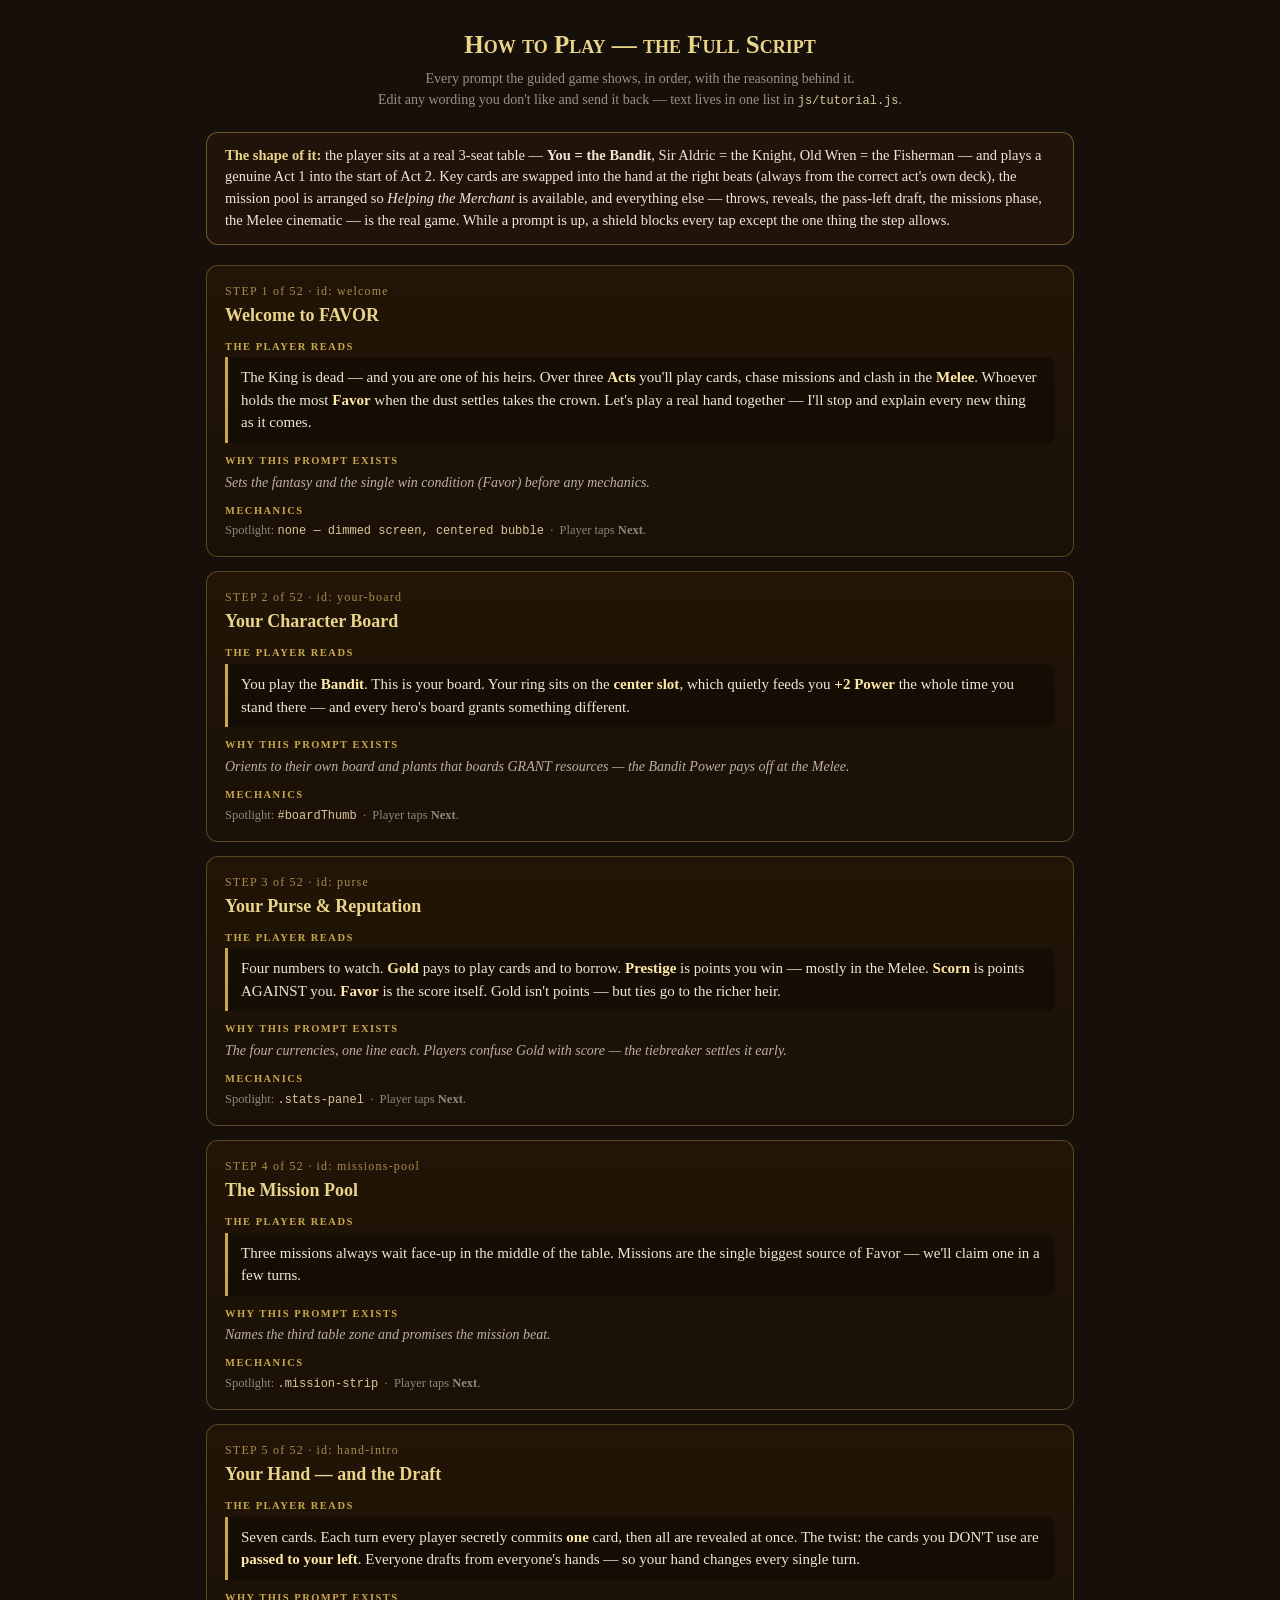
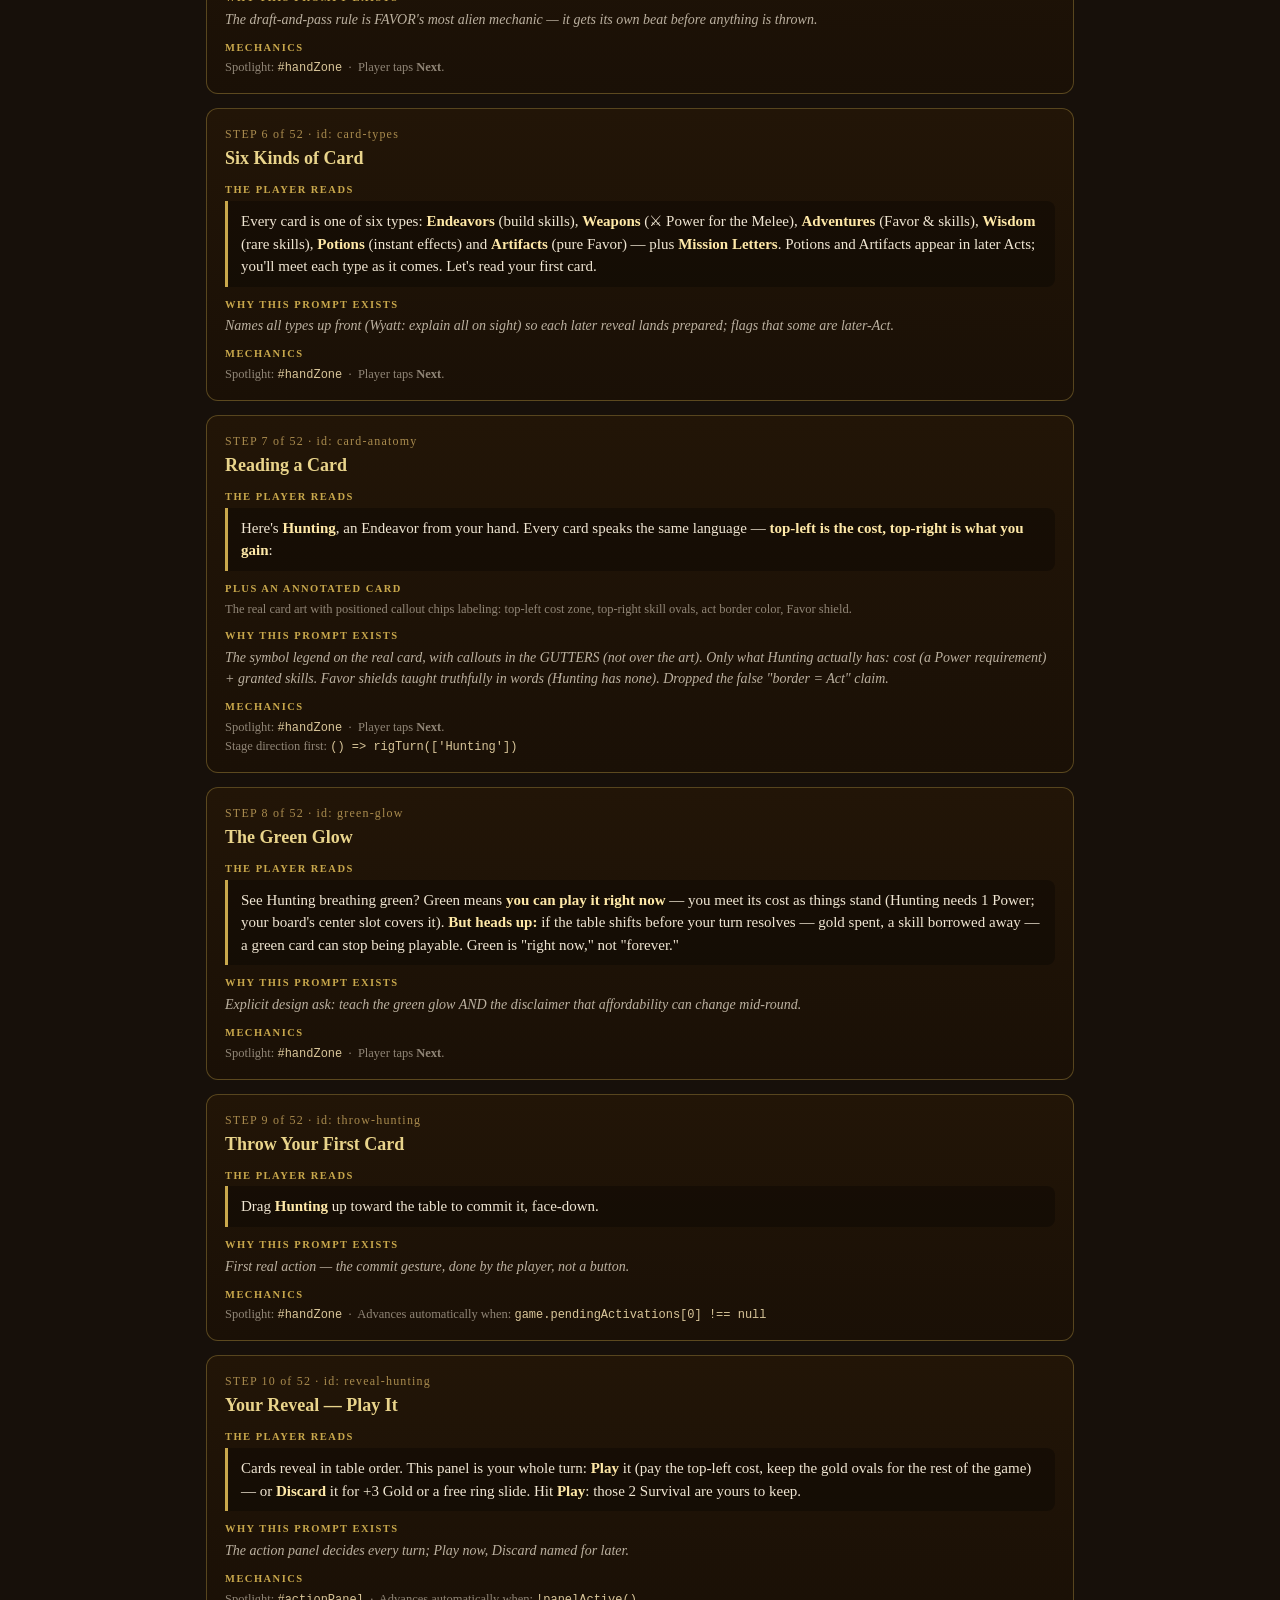
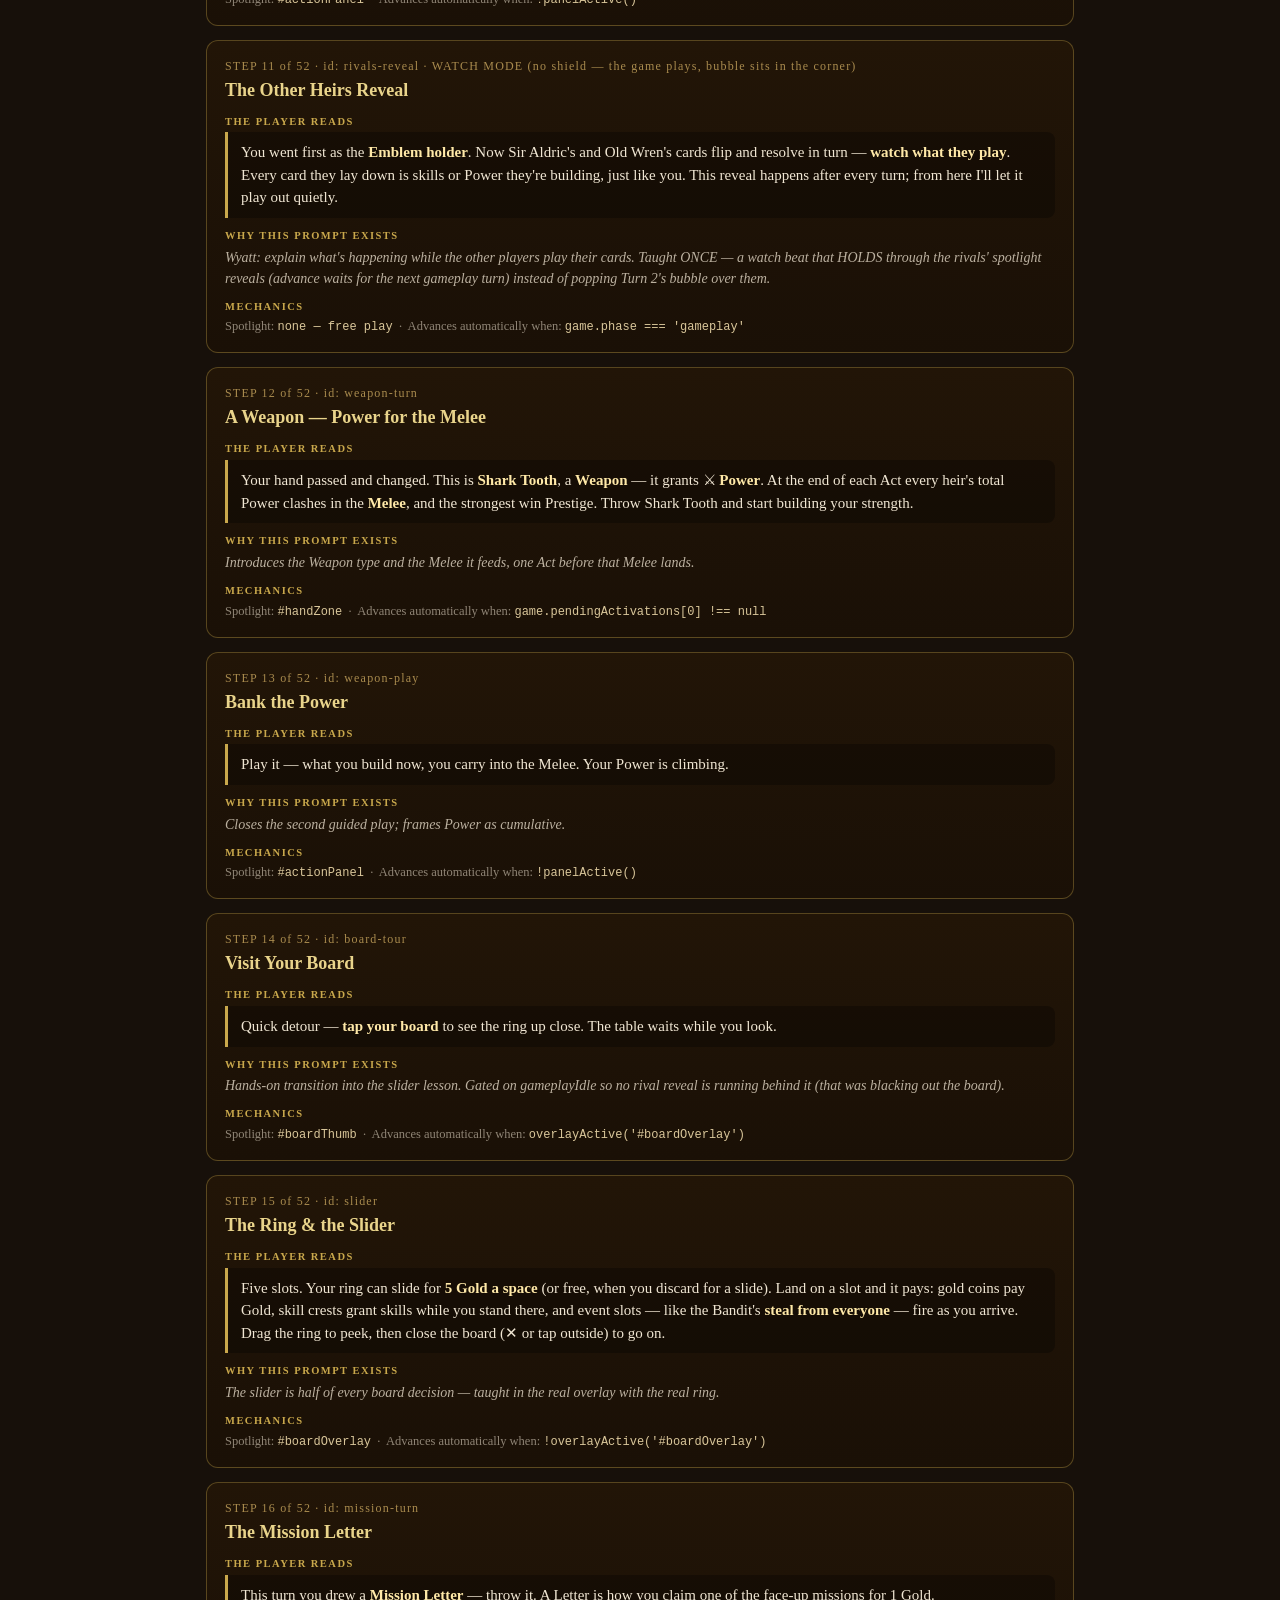
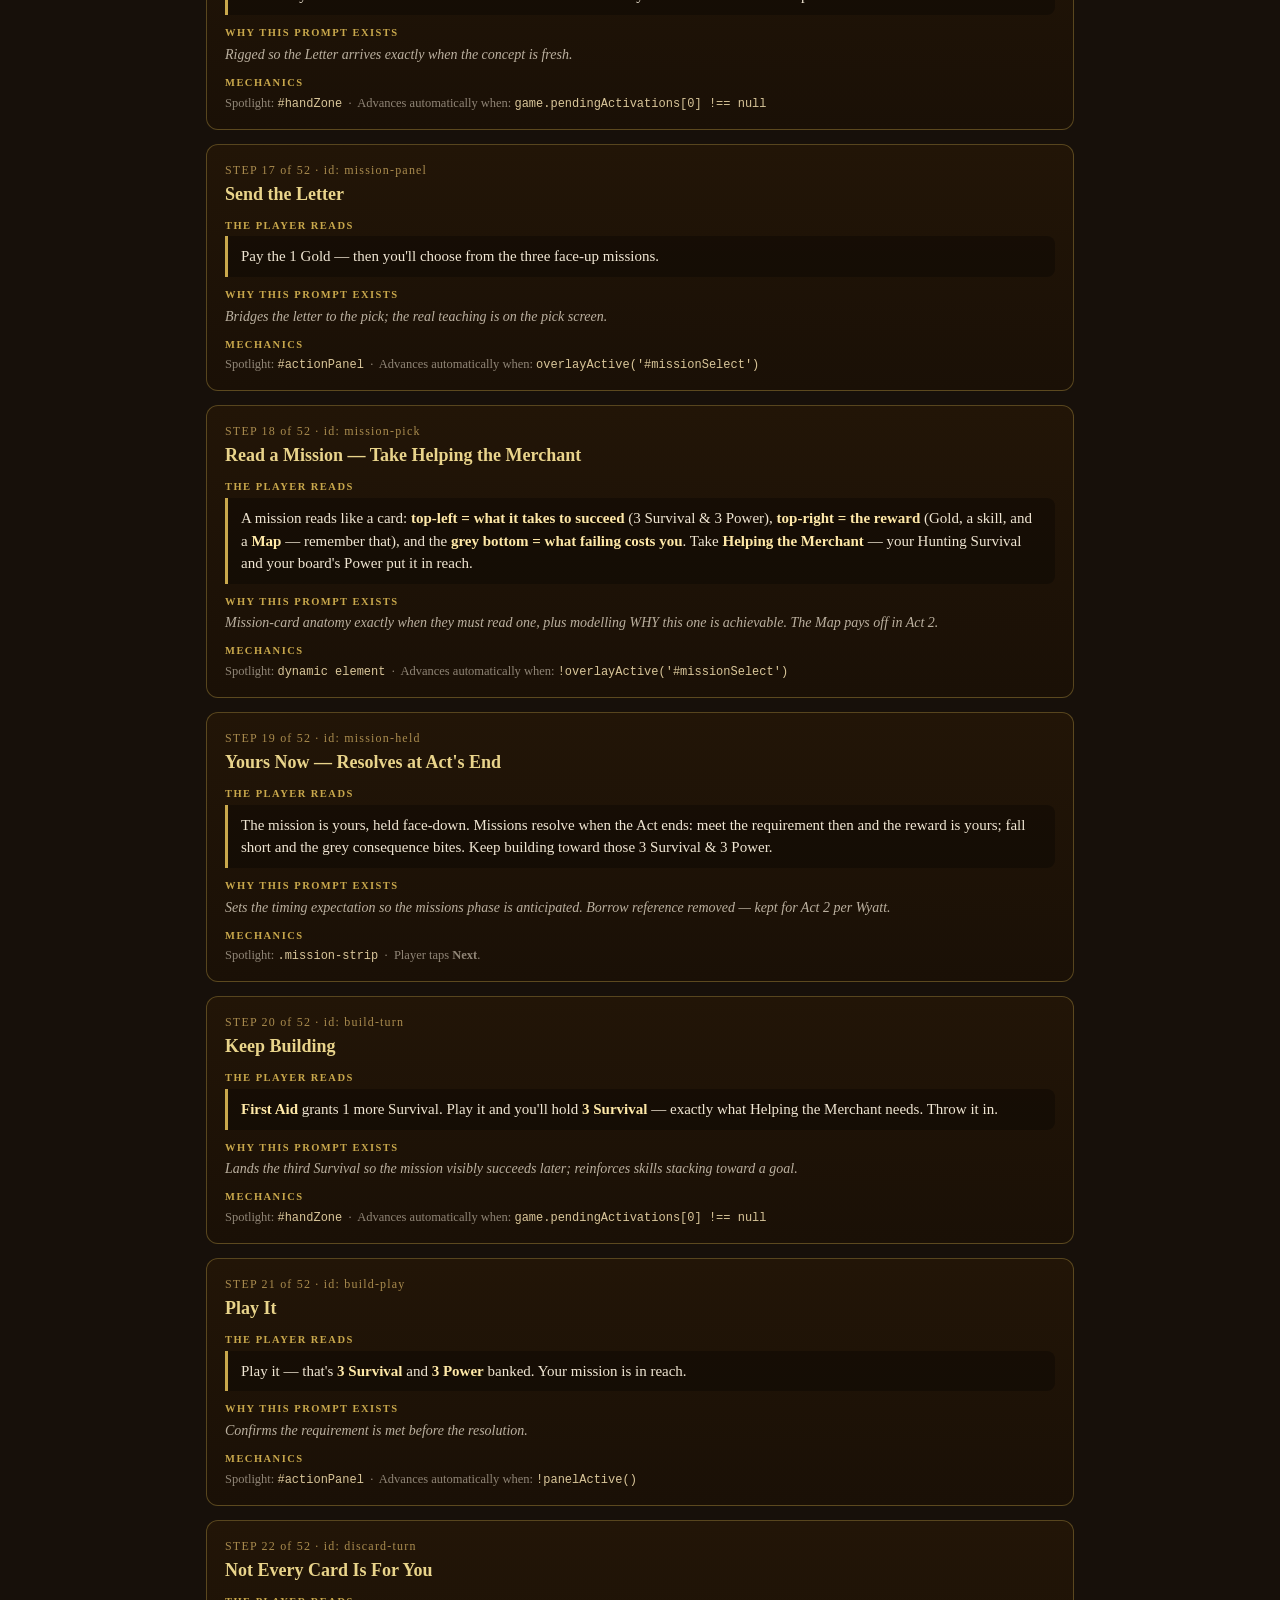
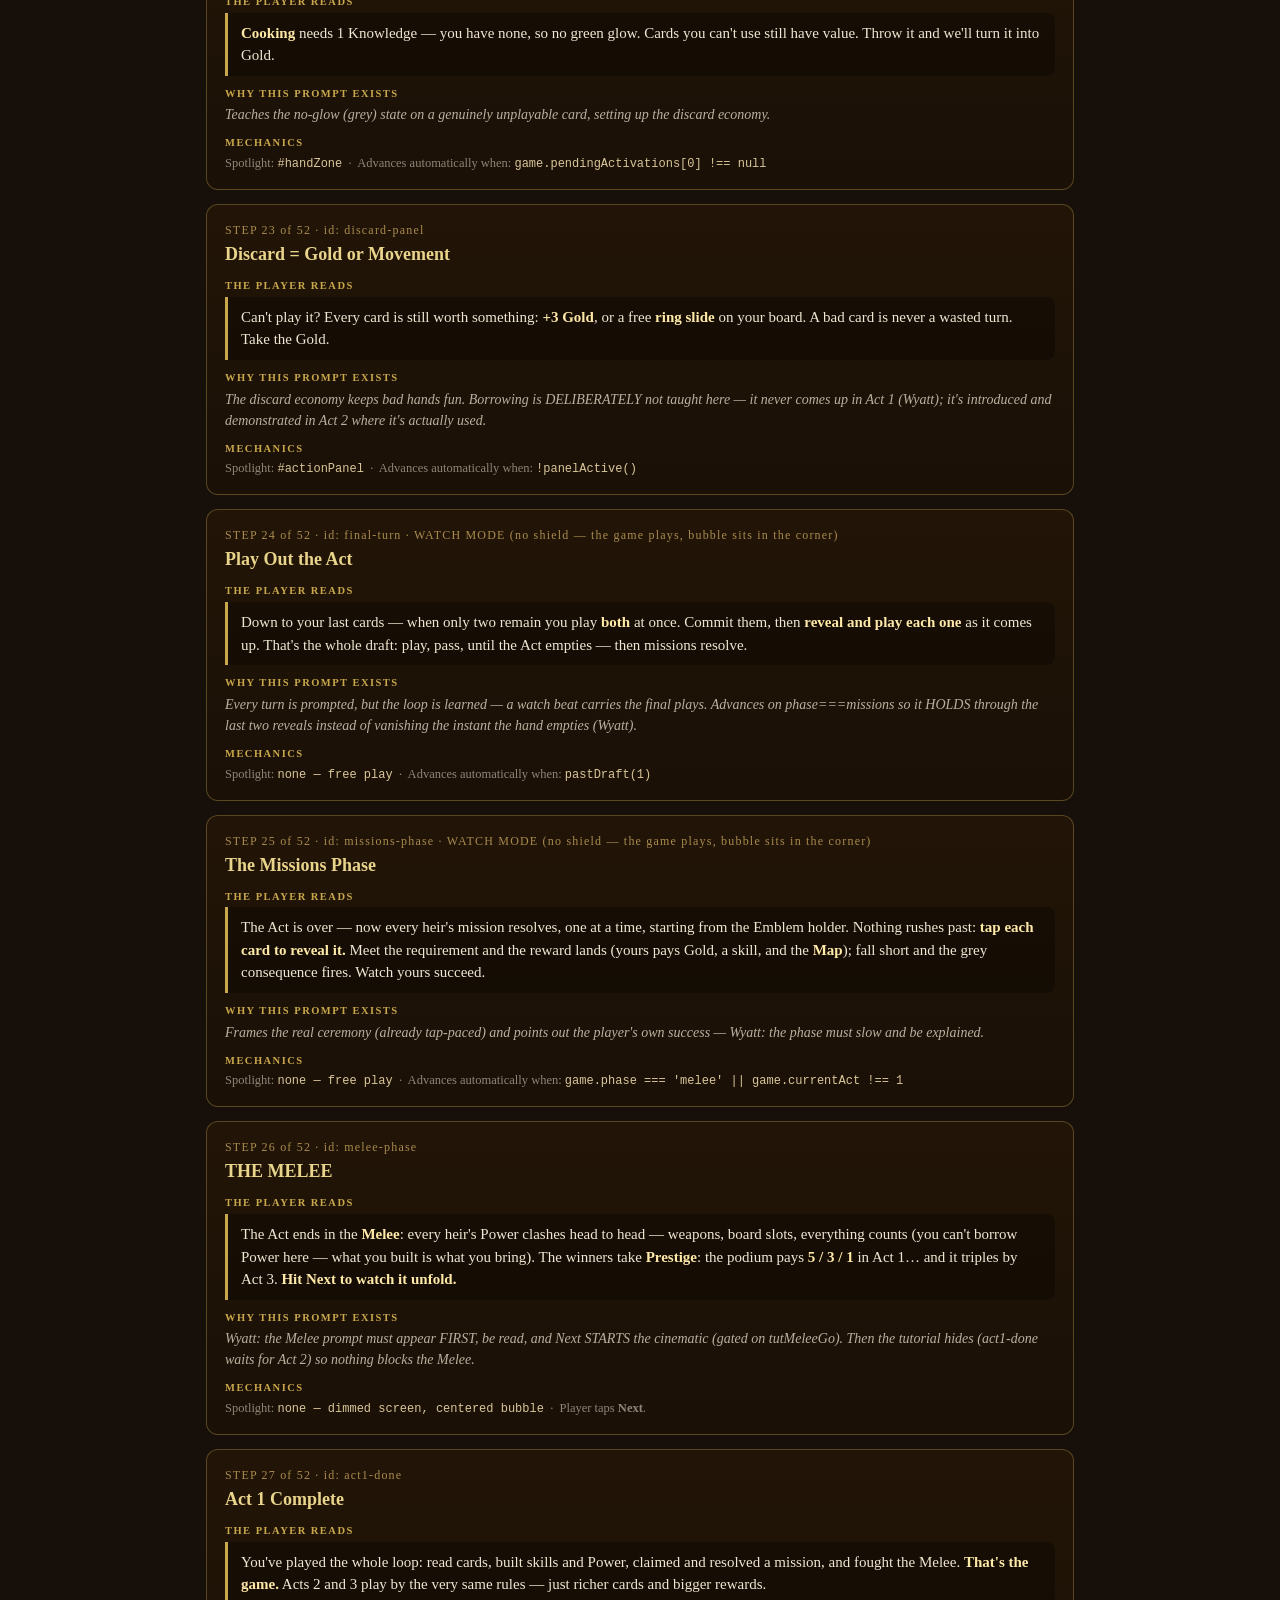
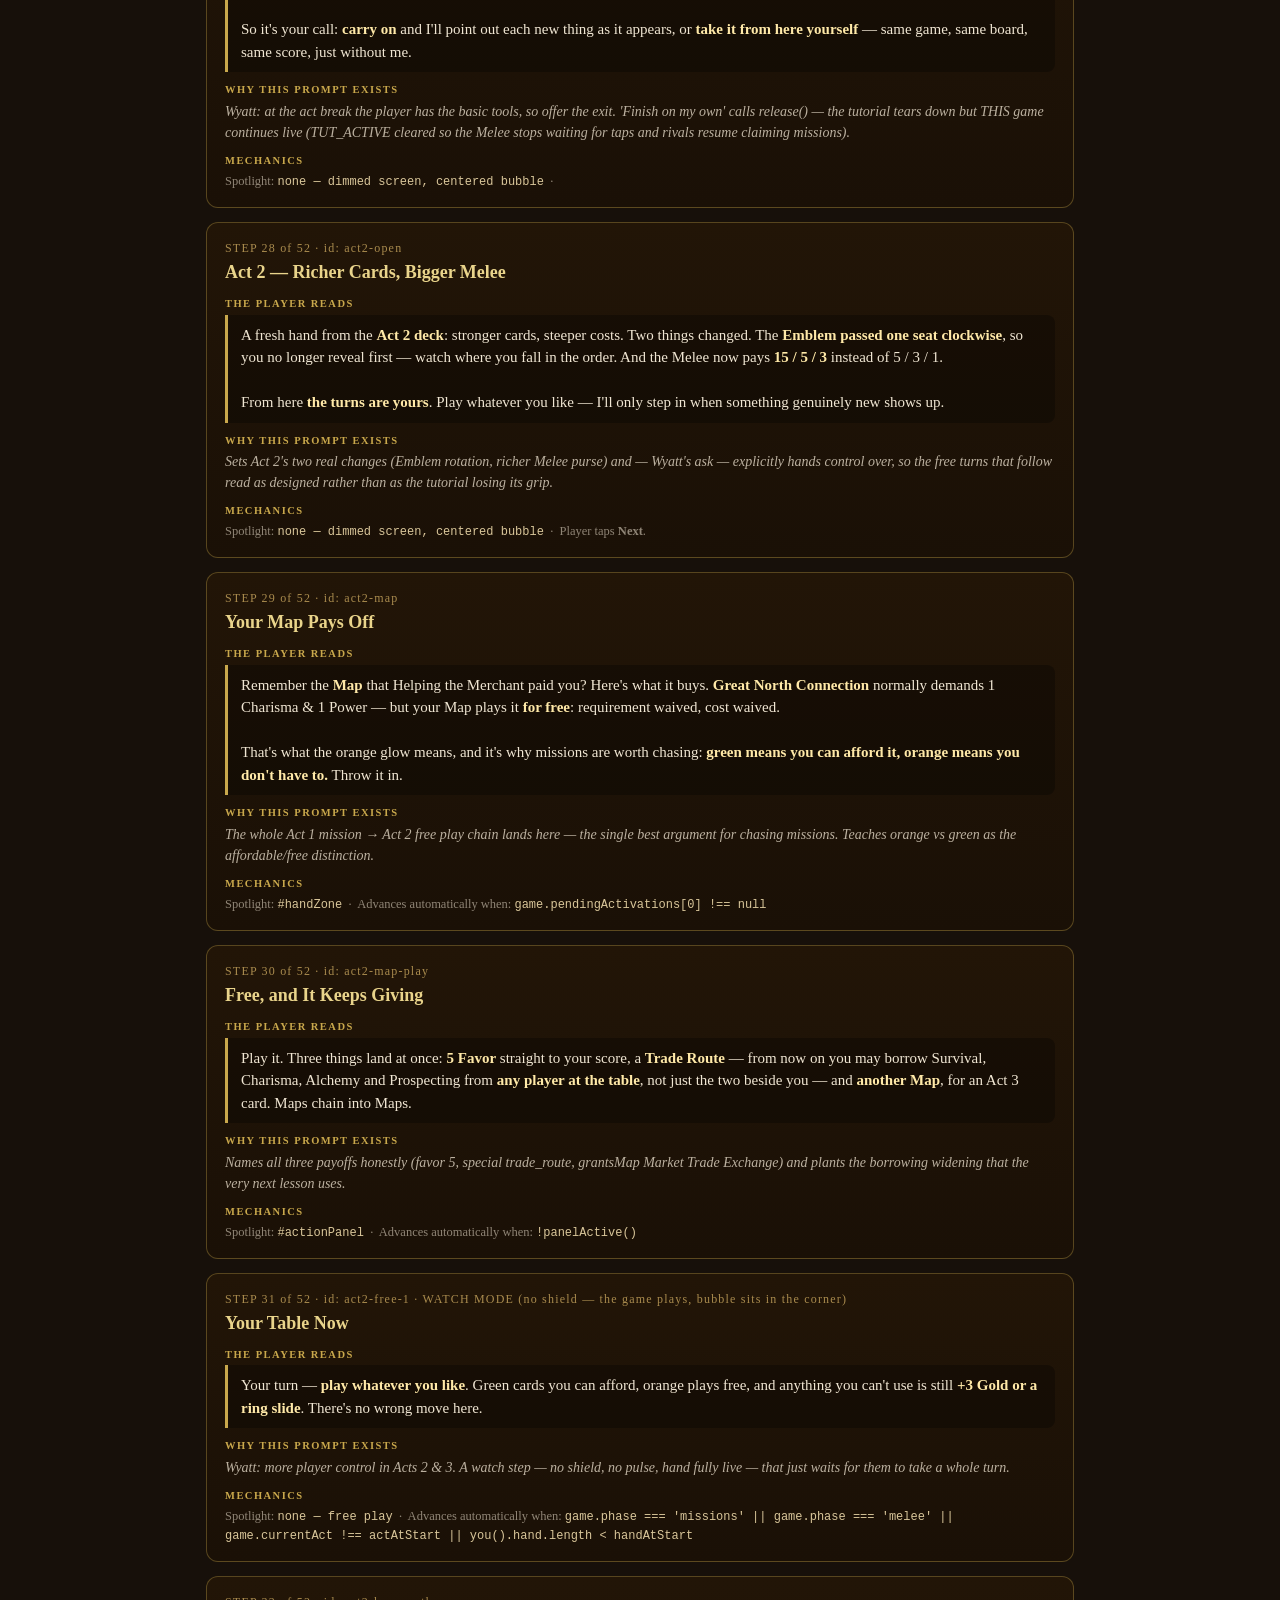
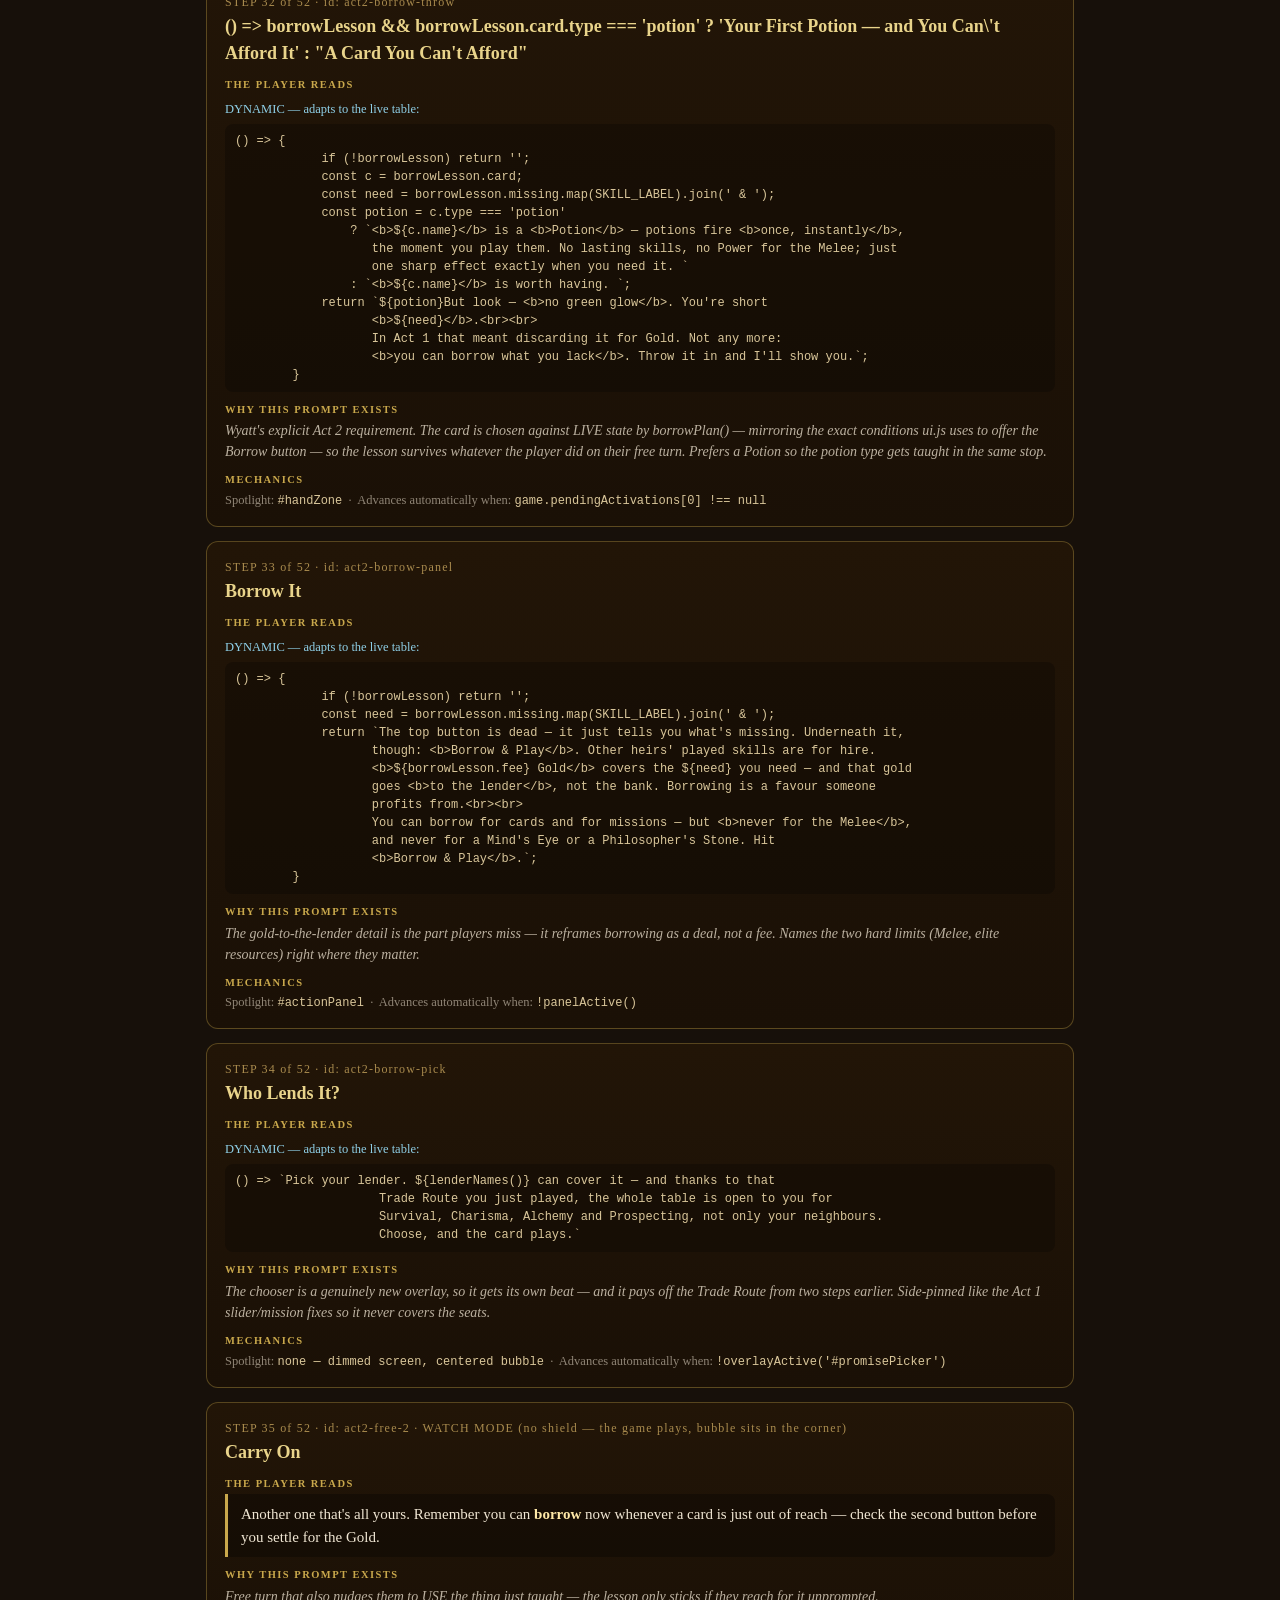
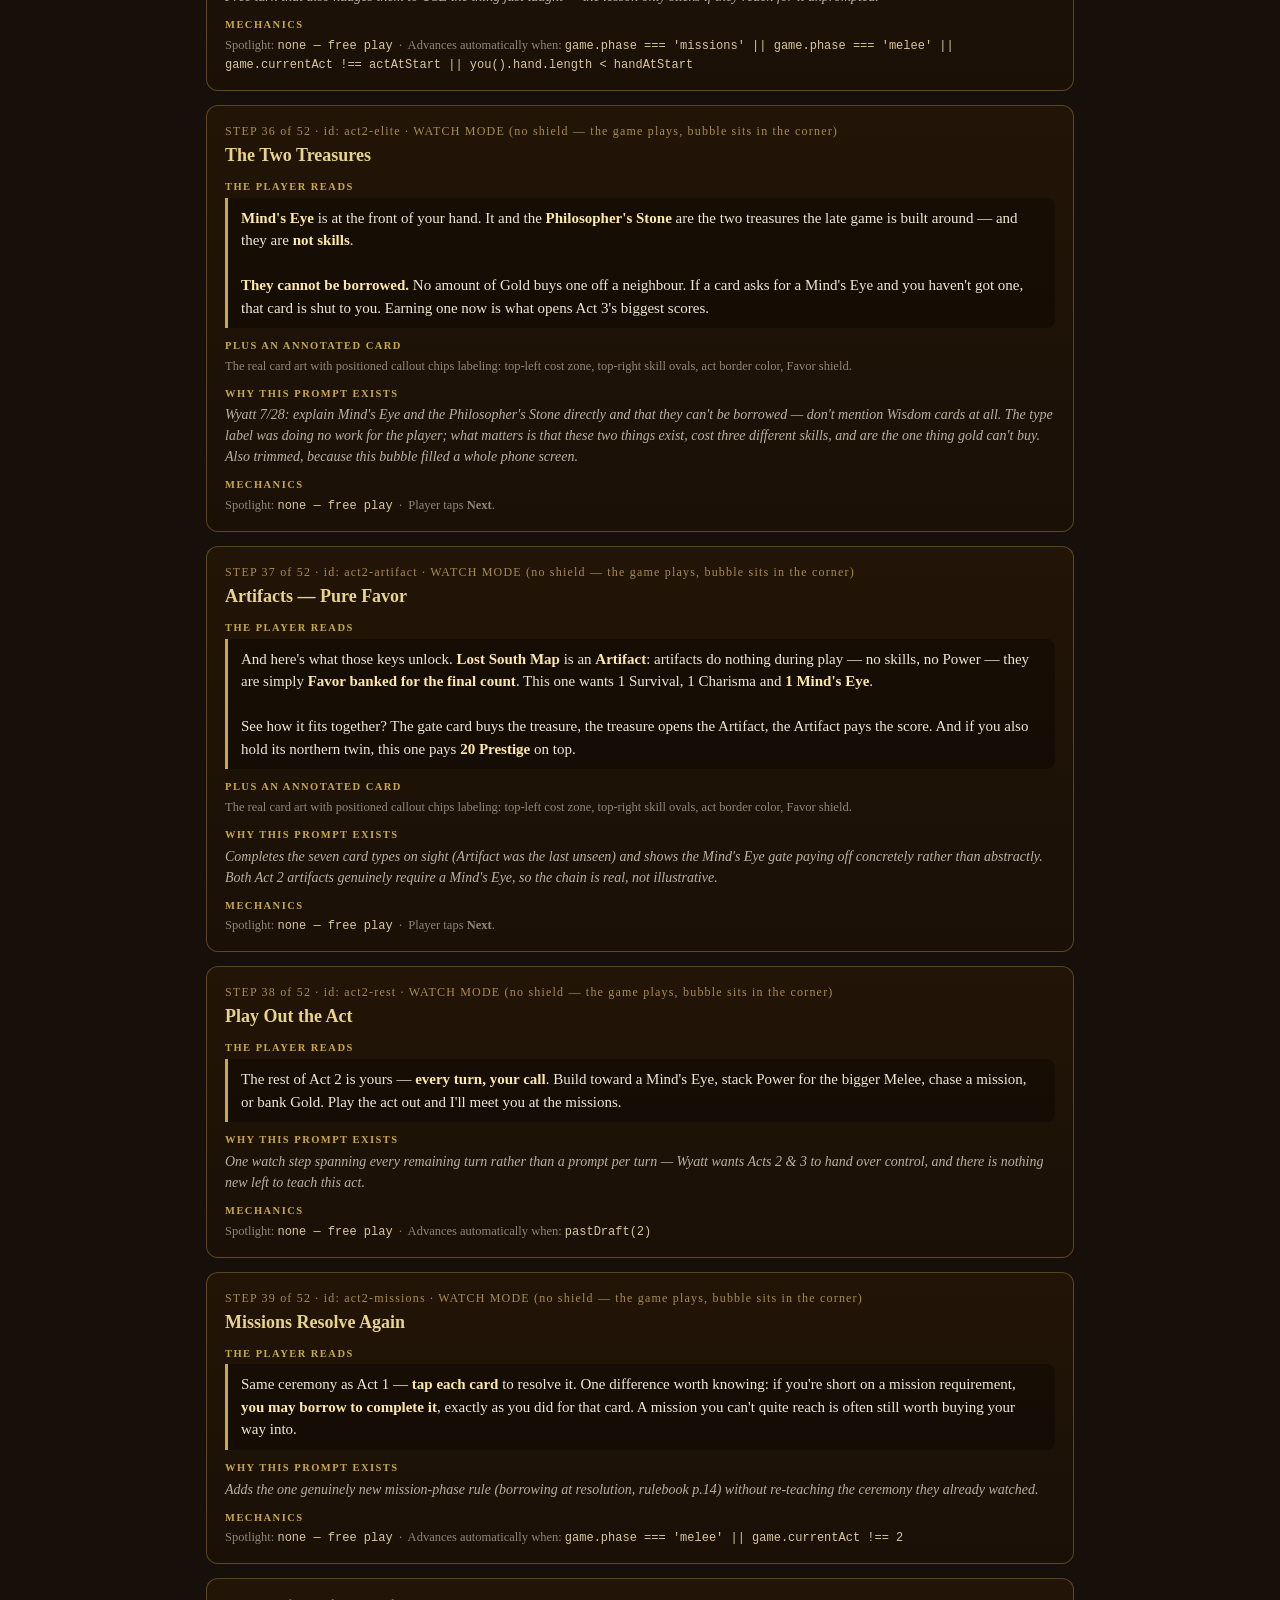
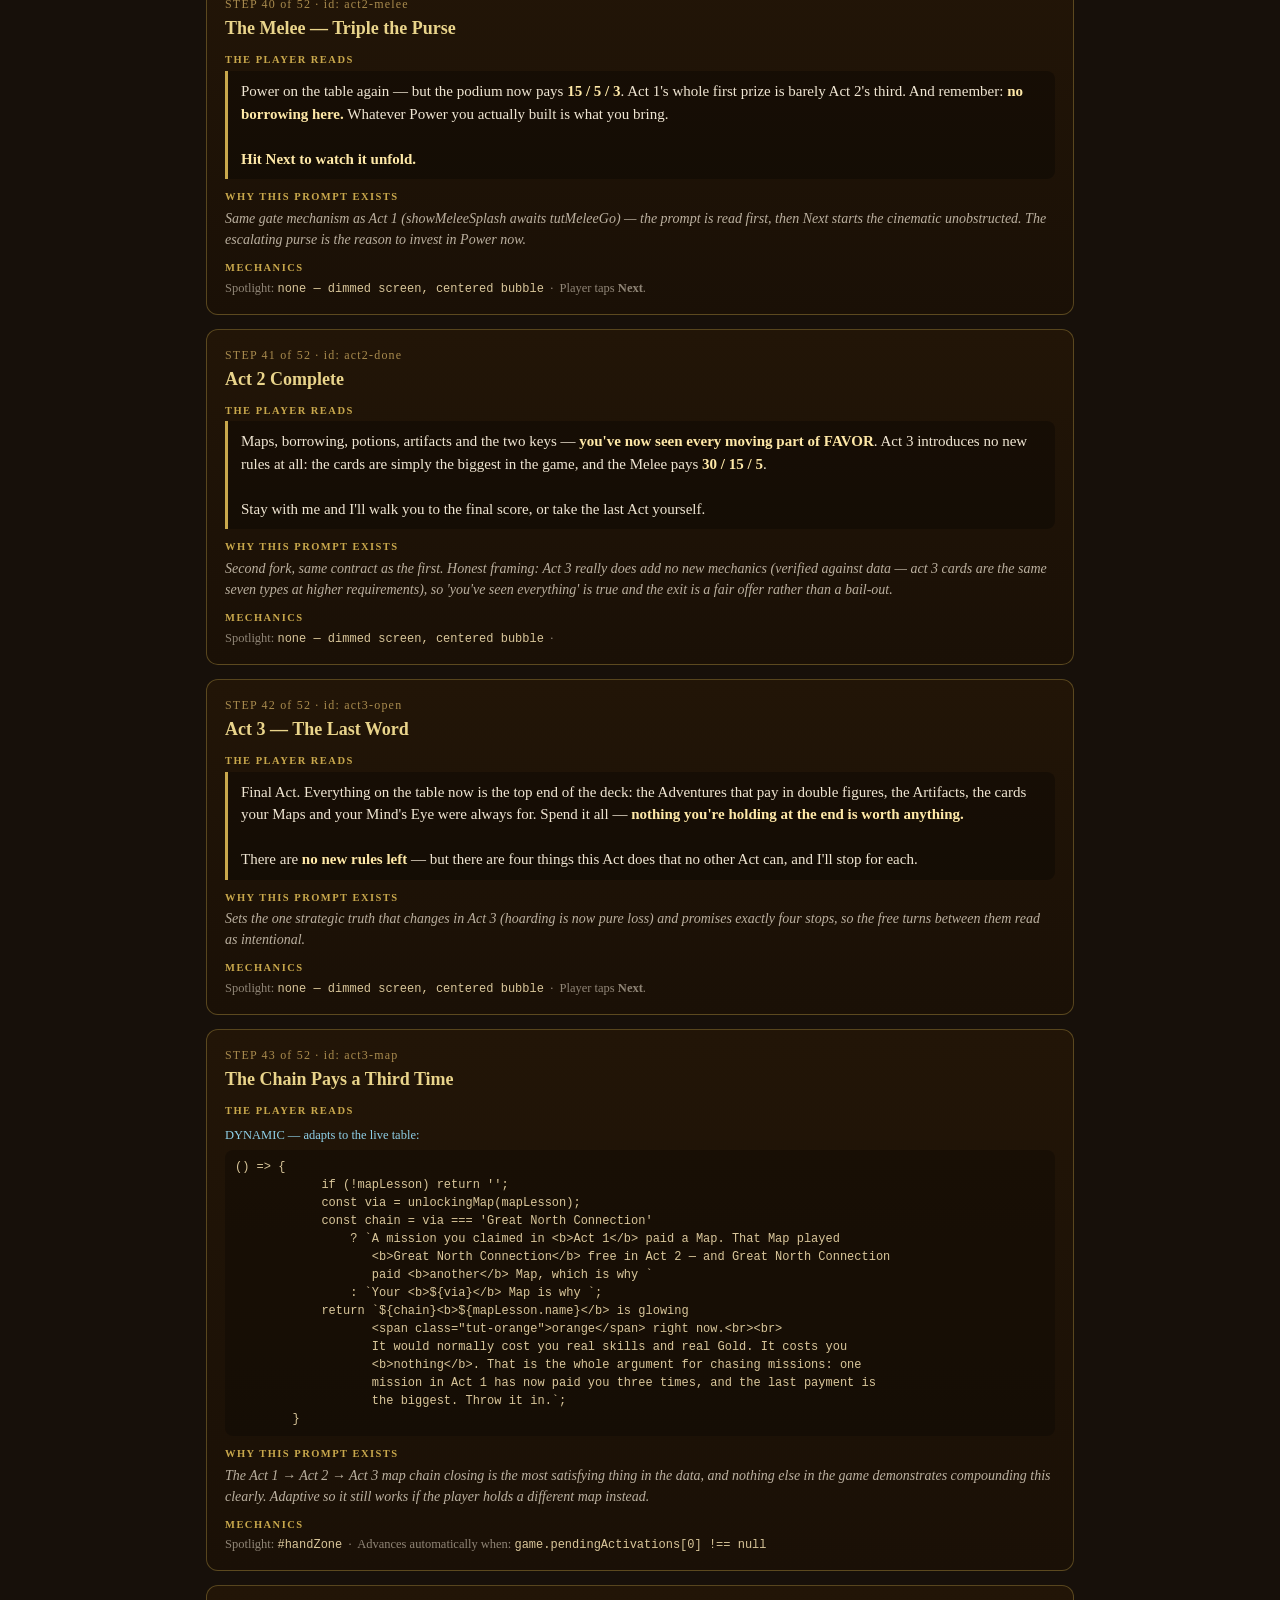
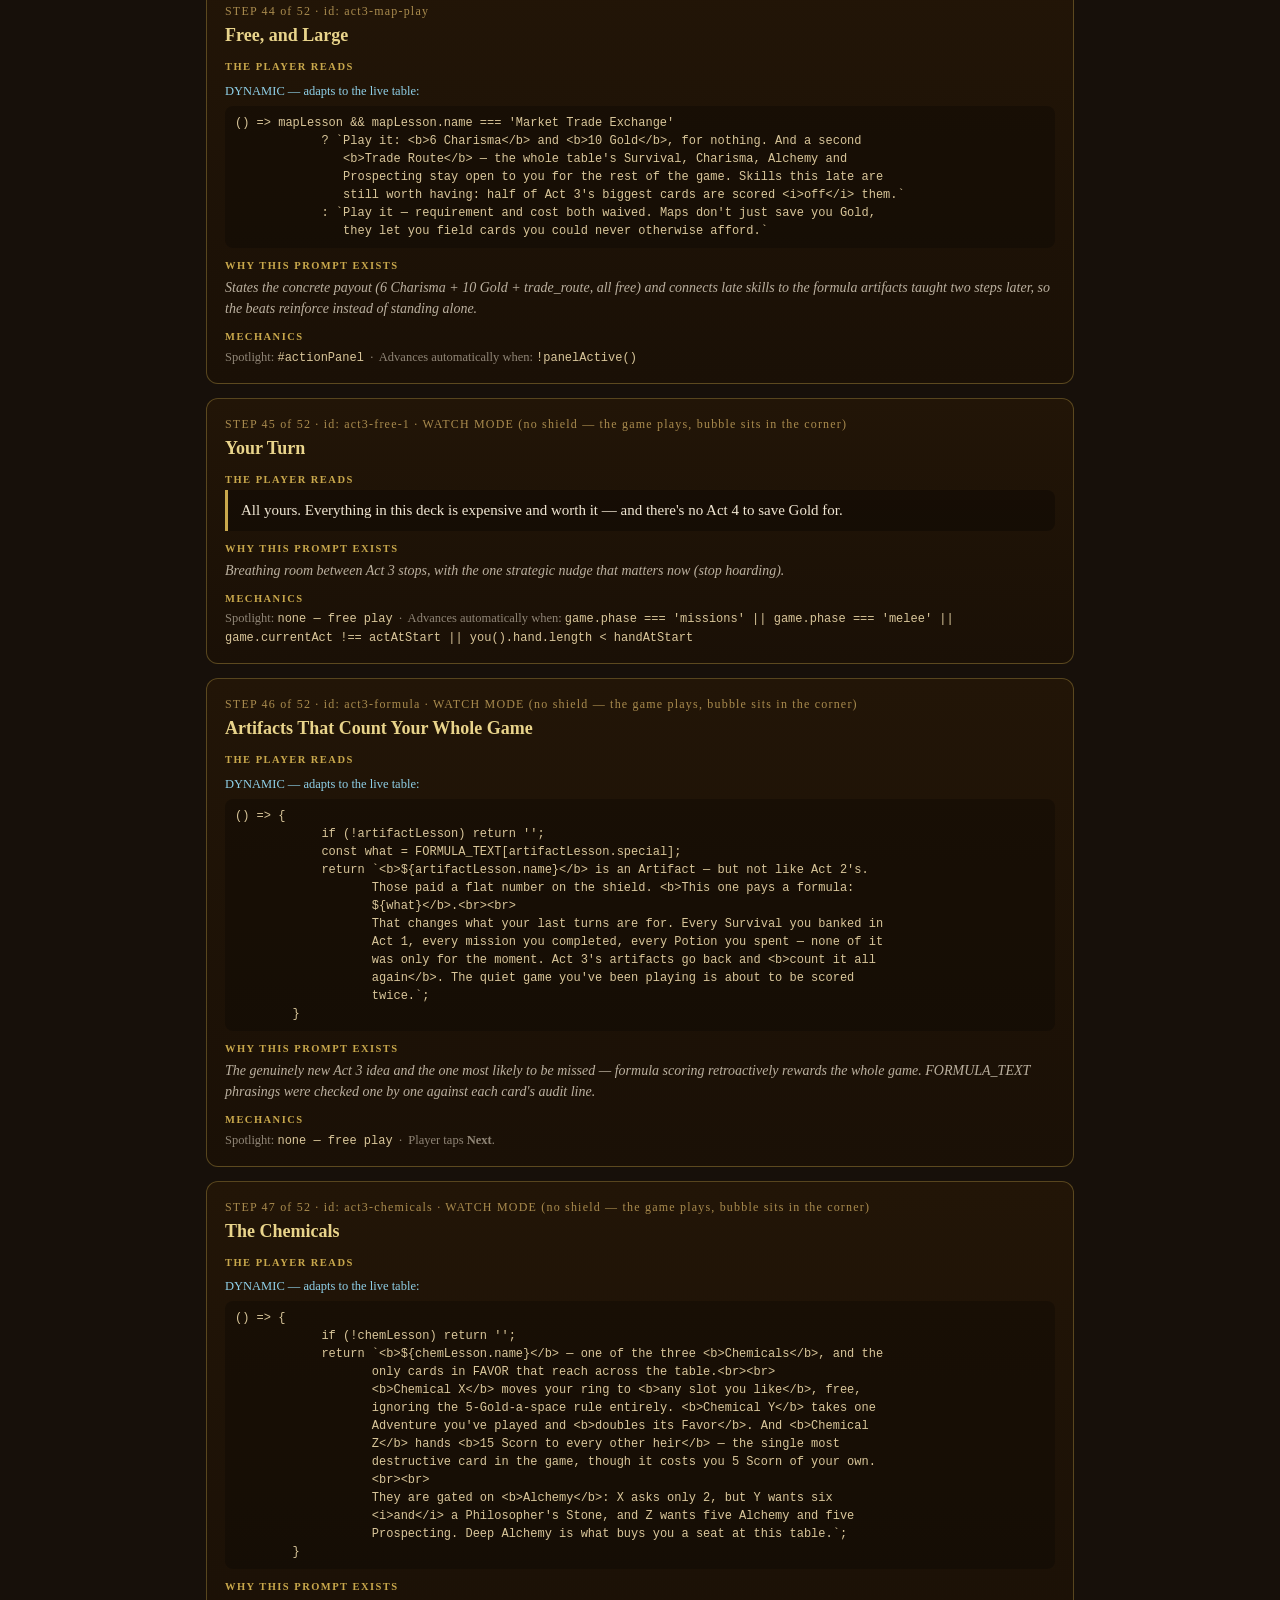
<file: howto-script.html>
<!DOCTYPE html>
<html lang="en">
<head>
<meta charset="UTF-8">
<meta name="viewport" content="width=device-width, initial-scale=1.0">
<title>FAVOR — How to Play: the Script (for Wyatt)</title>

<style>
    * { box-sizing: border-box; margin: 0; }
    body { background: #17100a; color: #f0e6d3; font-family: Georgia, serif; line-height: 1.5; overflow: auto !important; height: auto !important; }
    .w { max-width: 900px; margin: 0 auto; padding: 26px 16px 90px; }
    h1 { font-family: 'Cinzel', serif; font-size: 25px; color: #e9d48b; text-align: center; font-variant: small-caps; }
    .tag { text-align: center; color: rgba(240,230,211,0.6); margin: 4px 0 22px; font-size: 14px; }
    .step { background: linear-gradient(180deg, #221507, #1a1006); border: 1px solid rgba(201,168,76,0.35); border-radius: 12px; padding: 16px 18px; margin: 14px 0; }
    .num { font-family: 'Cinzel', serif; color: #a98b4e; font-size: 12px; letter-spacing: 0.1em; }
    .ttl { font-family: 'Cinzel', serif; font-size: 18px; font-weight: 800; color: #e9d48b; margin: 2px 0 10px; }
    .lbl { font-family: 'Cinzel', serif; font-size: 10.5px; font-weight: 700; letter-spacing: 0.14em; color: #c9a84c; margin: 10px 0 3px; }
    .playersees { background: rgba(0,0,0,0.3); border-left: 3px solid #c9a84c; border-radius: 0 8px 8px 0; padding: 9px 13px; font-size: 15px; }
    .playersees b { color: #ffe9a8; }
    .why { color: rgba(240,230,211,0.75); font-size: 14px; font-style: italic; }
    .mech { font-size: 12.5px; color: rgba(240,230,211,0.55); }
    code, pre { font-size: 12px; color: #d9c69a; }
    pre { white-space: pre-wrap; background: rgba(0,0,0,0.25); padding: 8px 10px; border-radius: 8px; margin-top: 4px; }
    .dyn { color: #8fd0e8; font-size: 12.5px; }
    .intro { background: rgba(38,24,10,0.7); border: 1px solid rgba(201,168,76,0.45); border-radius: 12px; padding: 12px 18px; font-size: 14.5px; margin-bottom: 20px; }
</style>
</head>
<body>
<div class="w">
    <h1>How to Play — the Full Script</h1>
    <p class="tag">Every prompt the guided game shows, in order, with the reasoning behind it.<br>
    Edit any wording you don't like and send it back — text lives in one list in <code>js/tutorial.js</code>.</p>
    <div class="intro">
        <b style="color:#e9d48b">The shape of it:</b> the player sits at a real 3-seat table —
        <b>You = the Bandit</b>, Sir Aldric = the Knight, Old Wren = the Fisherman — and plays a genuine
        Act 1 into the start of Act 2. Key cards are swapped into the hand at the right beats
        (always from the correct act's own deck), the mission pool is arranged so
        <i>Helping the Merchant</i> is available, and everything else — throws, reveals, the pass-left
        draft, the missions phase, the Melee cinematic — is the real game. While a prompt is up, a
        shield blocks every tap except the one thing the step allows.
    </div>
    <div id="list">Loading script…</div>
</div>
<script src="js/tutorial.js?v=script"></script>
<script>
const ADV = s => {
    if (s.advance === 'next') return 'Player taps <b>Next</b>.';
    if (s.advance === 'click') return 'Advances when the spotlighted element is tapped.';
    if (typeof s.advance === 'function') return 'Advances automatically when: <code>' +
        s.advance.toString().replace(/^\(\)\s*=>\s*/, '').replace(/</g, '&lt;') + '</code>';
    return '';
};
const TXT = s => {
    if (typeof s.text === 'function') {
        return '<span class="dyn">DYNAMIC — adapts to the live table:</span><pre>'
            + s.text.toString().replace(/</g, '&lt;') + '</pre>';
    }
    return '<div class="playersees">' + s.text + '</div>';
};
document.getElementById('list').innerHTML = window.TUT.steps.map((s, i) => `
    <div class="step">
        <div class="num">STEP ${i + 1} of ${TUT.steps.length} · id: ${s.id}${s.mode === 'watch' ? ' · WATCH MODE (no shield — the game plays, bubble sits in the corner)' : ''}</div>
        <div class="ttl">${s.title || '(untitled)'}</div>
        <div class="lbl">THE PLAYER READS</div>
        ${TXT(s)}
        ${s.anatomy ? '<div class="lbl">PLUS AN ANNOTATED CARD</div><div class="mech">The real card art with positioned callout chips labeling: top-left cost zone, top-right skill ovals, act border color, Favor shield.</div>' : ''}
        <div class="lbl">WHY THIS PROMPT EXISTS</div>
        <div class="why">${s.why || ''}</div>
        <div class="lbl">MECHANICS</div>
        <div class="mech">
            Spotlight: <code>${s.target ? (typeof s.target === 'function' ? 'dynamic element' : s.target) : (s.mode === 'watch' ? 'none — free play' : 'none — dimmed screen, centered bubble')}</code>
            &nbsp;·&nbsp; ${ADV(s)}
            ${s.before ? '<br>Stage direction first: <code>' + s.before.toString().replace(/</g, '&lt;').slice(0, 180) + '</code>' : ''}
        </div>
    </div>`).join('');
</script>
</body>
</html>
</file>
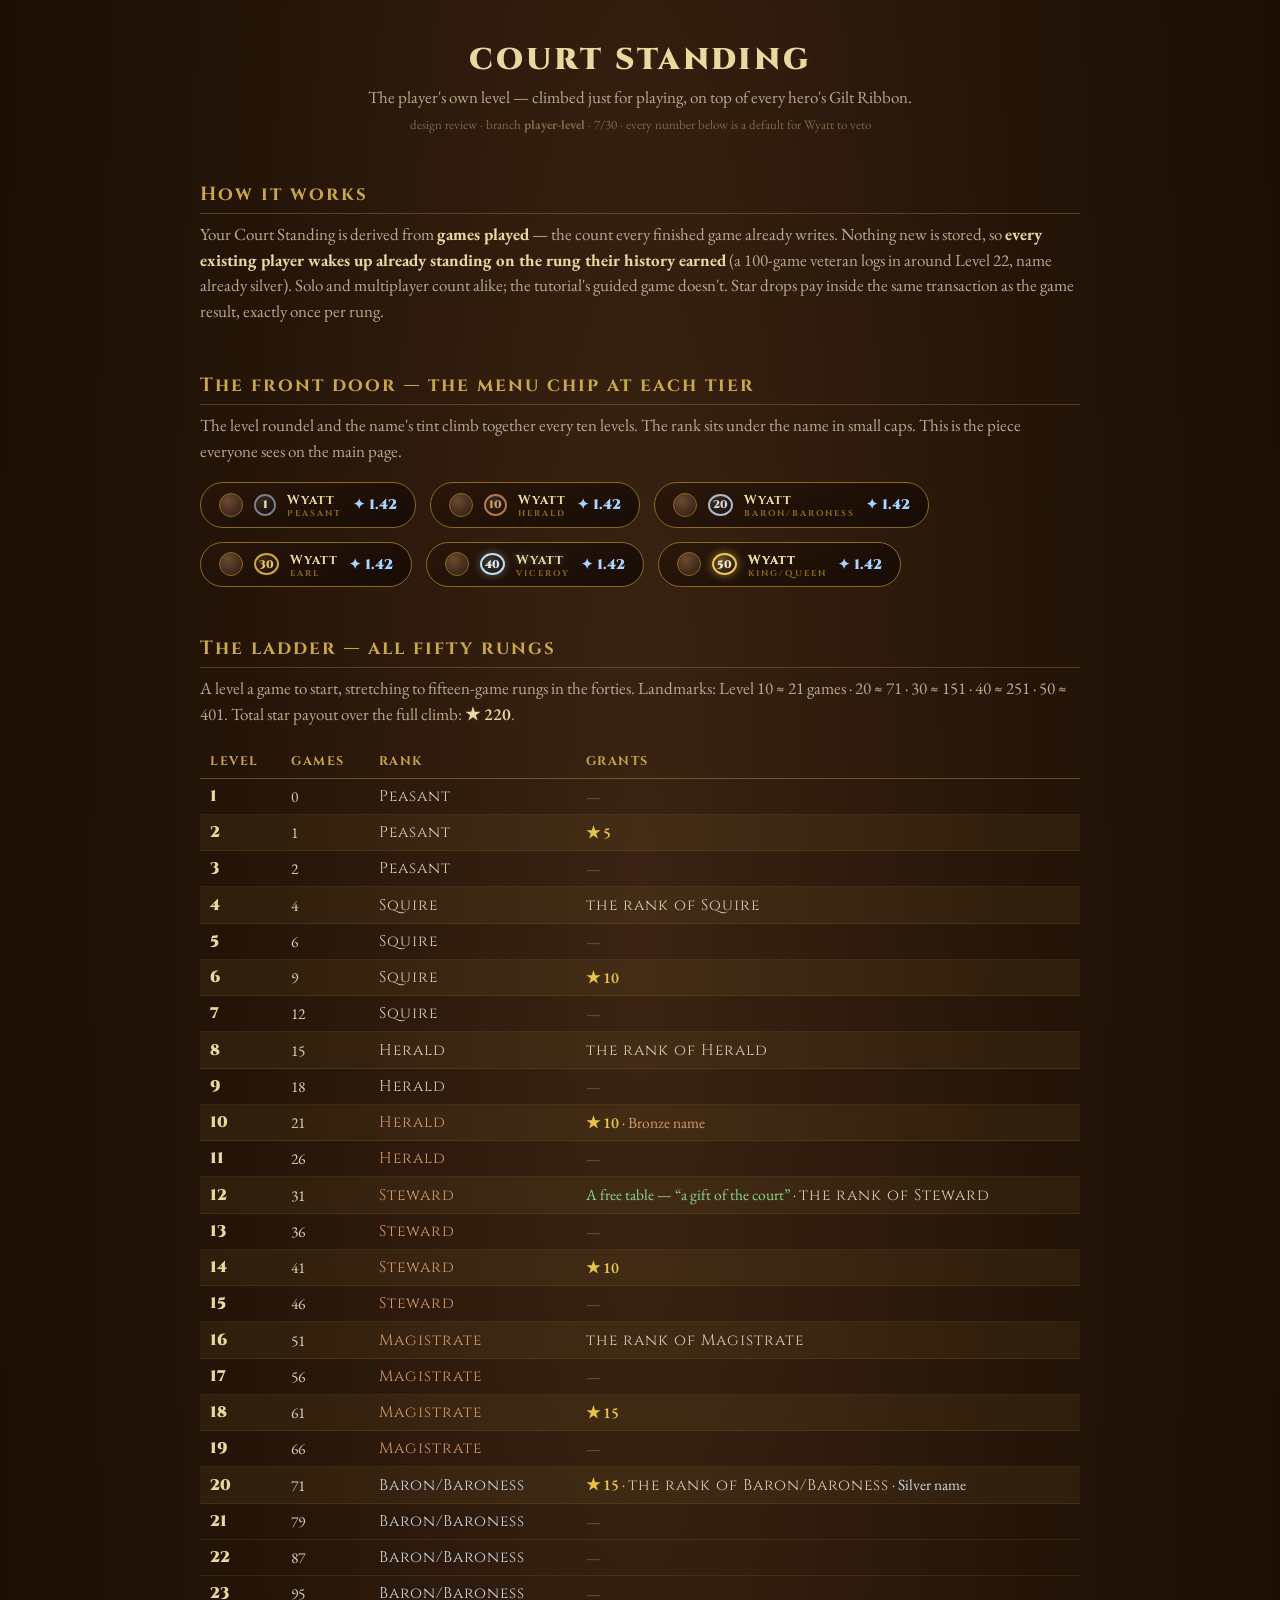
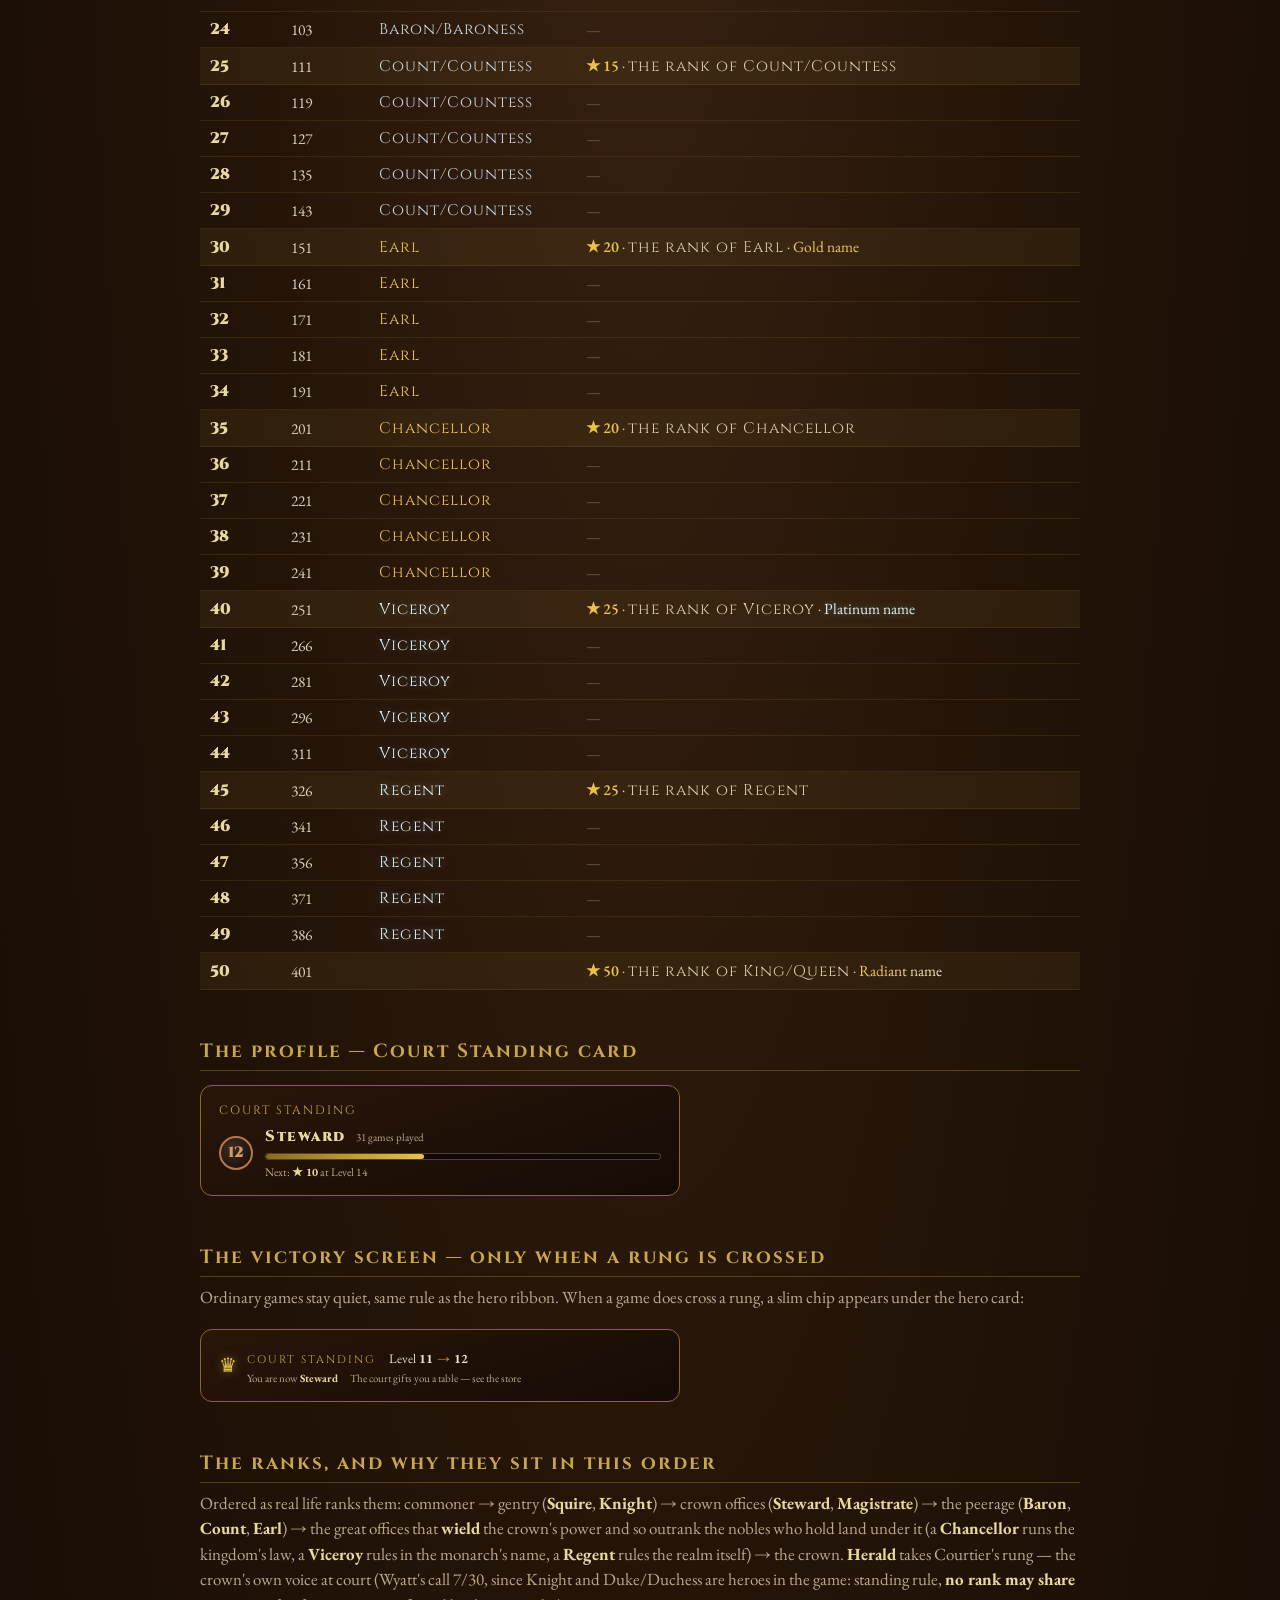
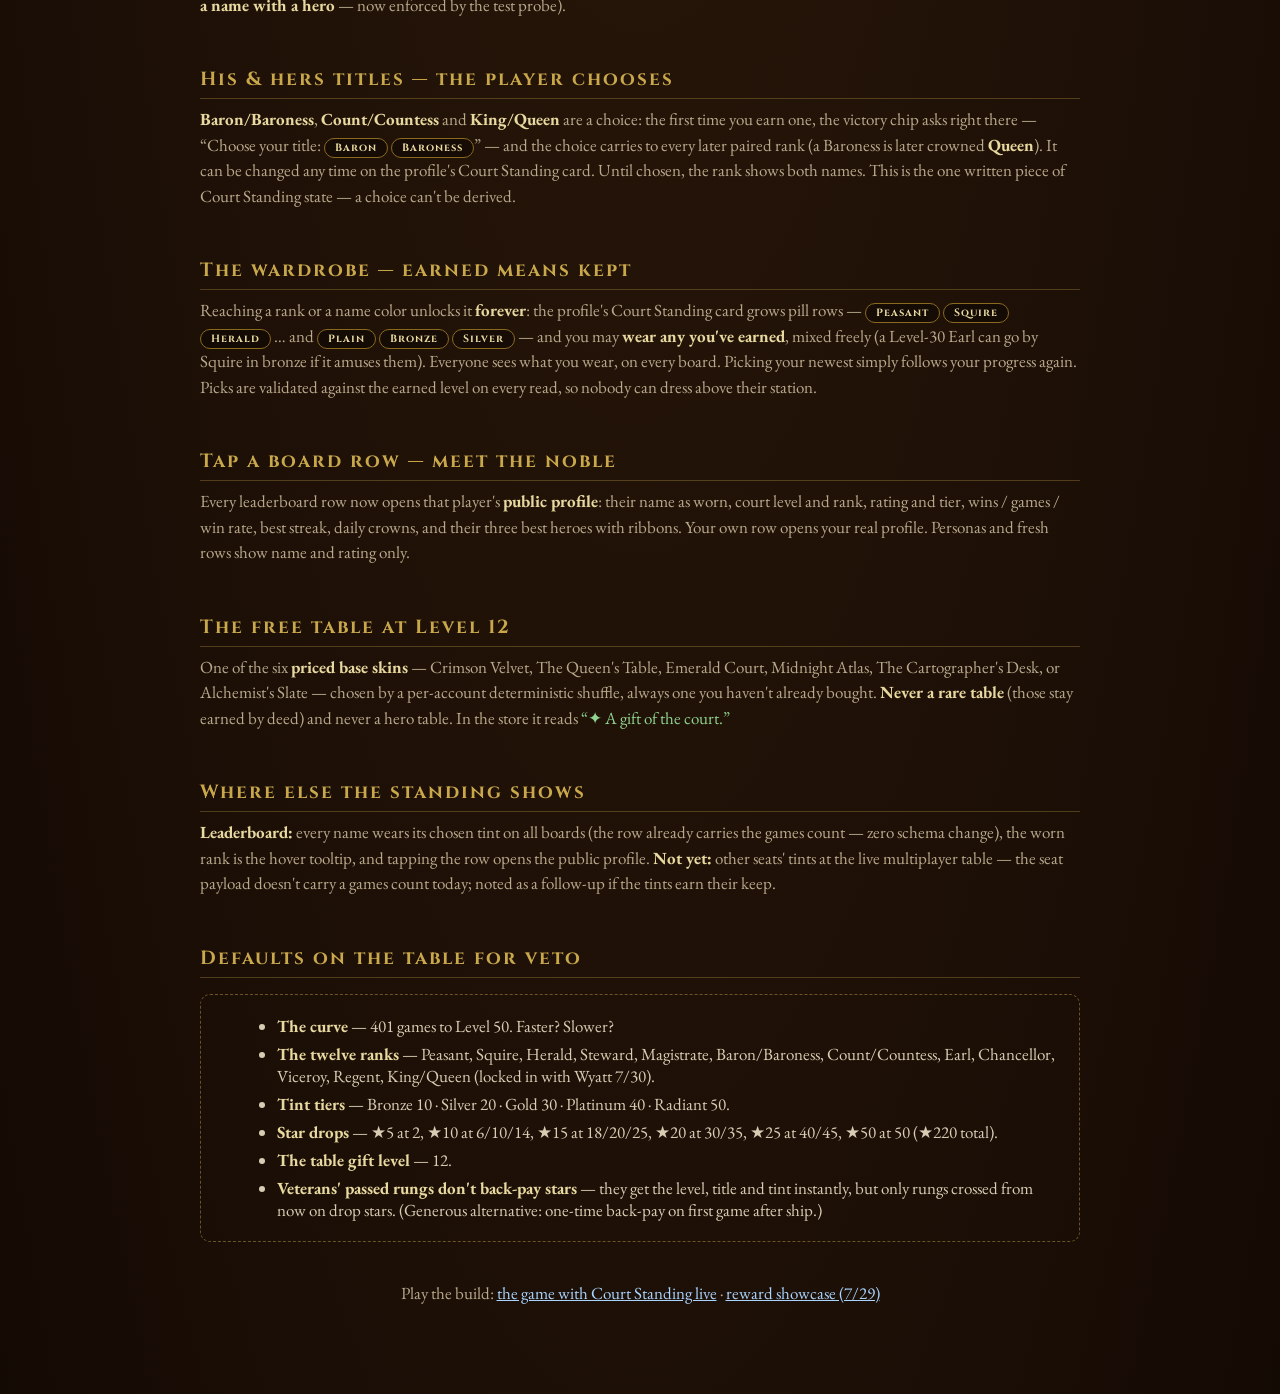
<file: player-level.html>
<!DOCTYPE html>
<html lang="en">
<head>
<meta charset="utf-8">
<meta name="viewport" content="width=device-width, initial-scale=1">
<title>FAVOR — Court Standing (player level) · design review</title>
<style>
@import url('https://fonts.googleapis.com/css2?family=Cinzel:wght@400;600;700;900&family=EB+Garamond:ital,wght@0,400;0,600;1,400&display=swap');
:root {
    --gold: #c9a84c; --gold-light: #e8d9a0; --gold-dark: #8a6a1f;
    --parchment-dim: #b9a98c; --wood-dark: #1a0e06;
}
* { box-sizing: border-box; margin: 0; }
body {
    background: radial-gradient(ellipse at 50% 20%, #3a2312 0%, #241408 45%, #140a04 100%);
    color: #e9e2cf; font-family: 'EB Garamond', serif; font-size: 17px;
    padding: 40px 18px 90px; min-height: 100vh;
}
.wrap { max-width: 880px; margin: 0 auto; }
h1 {
    font-family: 'Cinzel', serif; font-weight: 900; color: var(--gold-light);
    text-align: center; letter-spacing: 3px; font-size: 30px; margin-bottom: 6px;
}
.sub { text-align: center; color: var(--parchment-dim); margin-bottom: 8px; }
.stamp { text-align: center; color: #7a6a4a; font-size: 13px; margin-bottom: 40px; }
h2 {
    font-family: 'Cinzel', serif; font-weight: 700; color: var(--gold);
    letter-spacing: 2px; font-size: 19px; margin: 48px 0 8px;
    border-bottom: 1px solid rgba(201,168,76,0.3); padding-bottom: 6px;
}
p.note { color: var(--parchment-dim); margin: 8px 0 18px; line-height: 1.5; }
p.note b { color: var(--gold-light); }

/* ── the real game classes, copied verbatim from style.css ── */
.plv-bronze  { color: #d29a6a; }
.plv-silver  { color: #ccd6e0; }
.plv-gold    { color: #ecc65a; }
.plv-plat    { color: #dceef5; text-shadow: 0 0 8px rgba(190,230,245,0.35); }
.plv-radiant {
    background: linear-gradient(100deg, #ecc65a 10%, #f5ecd0 35%, #7fd4ff 60%, #ecc65a 90%);
    background-size: 300% 100%;
    -webkit-background-clip: text; background-clip: text; color: transparent;
    animation: plvRadiant 6s linear infinite;
}
@keyframes plvRadiant { to { background-position: -300% 0; } }
.pc-plv {
    display: inline-flex; align-items: center; justify-content: center;
    min-width: 22px; height: 22px; padding: 0 3px; border-radius: 50%;
    border: 2px solid #7a7f88;
    background: radial-gradient(circle at 35% 30%, rgba(255,255,255,0.10), rgba(0,0,0,0.35));
    color: #e9e2cf; font-size: 11px; font-weight: 900; font-family: 'Cinzel', serif; line-height: 1;
}
.pc-plv.plv-bronze { border-color: #b5794c; color: #d29a6a; }
.pc-plv.plv-silver { border-color: #aeb9c6; color: #ccd6e0; }
.pc-plv.plv-gold   { border-color: #d1a63e; color: #ecc65a; }
.pc-plv.plv-plat   { border-color: #bfe0ee; color: #dceef5; box-shadow: 0 0 8px rgba(190,230,245,0.35); }
.pc-plv.plv-radiant { border-color: #ecc65a; box-shadow: 0 0 10px rgba(236,198,90,0.55);
    color: #f5ecd0; background: radial-gradient(circle at 35% 30%, rgba(236,198,90,0.35), rgba(0,0,0,0.35)); }

/* menu chip mock */
.chip-row { display: flex; flex-wrap: wrap; gap: 14px; margin: 18px 0; }
.profile-chip {
    display: inline-flex; align-items: center; gap: 11px; padding: 8px 18px;
    background: linear-gradient(160deg, rgba(42,22,10,0.88), rgba(20,10,4,0.92));
    border: 1px solid var(--gold-dark); border-radius: 999px; font-family: 'Cinzel', serif;
}
.pc-av { width: 24px; height: 24px; border-radius: 50%;
    background: radial-gradient(circle at 35% 30%, #6b4a30, #2a1a10); border: 1px solid var(--gold-dark); }
.pc-id { display: inline-flex; flex-direction: column; align-items: flex-start; gap: 1px; }
.pc-name { color: var(--gold-light); font-size: 13px; font-weight: 700; letter-spacing: 1px; }
.pc-title { font-size: 8.5px; letter-spacing: 2px; text-transform: uppercase;
    color: var(--gold-dark); font-weight: 700; line-height: 1; }
.pc-rating { color: #a9d4ff; font-weight: 900; font-size: 14px; }

/* ladder table */
table { width: 100%; border-collapse: collapse; margin: 16px 0; font-size: 15.5px; }
th { font-family: 'Cinzel', serif; color: var(--gold); font-size: 12.5px; letter-spacing: 1.5px;
    text-transform: uppercase; text-align: left; padding: 8px 10px;
    border-bottom: 1px solid rgba(201,168,76,0.4); }
td { padding: 7px 10px; border-bottom: 1px solid rgba(201,168,76,0.12); color: #d8cdb4; }
tr.milestone td { background: rgba(201,168,76,0.07); }
td.lv { font-family: 'Cinzel', serif; font-weight: 900; color: var(--gold-light); }
.star { color: #e8c34b; font-weight: 600; }
.gift { color: #8fd48f; }
.rank { font-family: 'Cinzel', serif; letter-spacing: 1px; }

/* profile + victory mocks */
.mockcard {
    background: linear-gradient(160deg, rgba(42,22,10,0.88), rgba(20,10,4,0.92));
    border: 1px solid var(--gold-dark); border-radius: 12px; padding: 16px 18px;
    max-width: 480px; margin: 14px 0;
}
.pf-sec { font-family: 'Cinzel', serif; font-size: 12px; letter-spacing: 2px;
    text-transform: uppercase; color: var(--gold); margin-bottom: 8px; }
.pf-court { display: flex; align-items: center; gap: 12px; }
.pf-plv { min-width: 34px; height: 34px; font-size: 15px; border-width: 2.5px; }
.pf-court-main { flex: 1; }
.pf-court-rank { display: flex; align-items: baseline; gap: 10px; }
.pf-court-title { font-family: 'Cinzel', serif; font-weight: 900; font-size: 15px;
    letter-spacing: 1.5px; color: var(--gold-light); }
.pf-court-games { font-size: 11px; color: var(--parchment-dim); }
.pf-court-track { height: 7px; margin: 6px 0 4px; border-radius: 4px;
    background: rgba(0,0,0,0.45); border: 1px solid rgba(201,168,76,0.35); overflow: hidden; }
.pf-court-fill { height: 100%; background: linear-gradient(90deg, #8a6a1f, #e8c34b); border-radius: 4px; }
.pf-court-next { font-size: 11.5px; color: var(--parchment-dim); }
.pf-court-next b { color: var(--gold-light); }
.vs-pl-crest { font-size: 20px; color: #e8c34b; text-shadow: 0 0 10px rgba(232,195,75,0.5); }
.vs-delta.pl { display: flex; align-items: center; gap: 10px; }
.vs-d-what { font-family: 'Cinzel', serif; font-size: 11px; letter-spacing: 2px;
    text-transform: uppercase; color: var(--gold); }
.vs-xp-lv { font-size: 13px; margin-left: 10px; }
.vs-d-arrow { color: var(--gold); margin: 0 4px; }
.vs-pl-notes { display: flex; flex-wrap: wrap; gap: 4px 12px; font-size: 11px; margin-top: 3px; }
.vs-d-stars { color: #e8c34b; }
.vs-pl-title, .vs-pl-tint, .vs-pl-table { color: var(--parchment-dim); }
.vs-pl-title b, .vs-pl-tint b { color: var(--gold-light); }

.pf-court-form {
    font-family: 'Cinzel', serif; font-size: 10.5px; font-weight: 700;
    letter-spacing: 1px; color: var(--gold-light);
    background: rgba(0,0,0,0.35); border: 1px solid var(--gold-dark);
    border-radius: 999px; padding: 2px 10px;
}
.veto { border: 1px dashed rgba(201,168,76,0.45); border-radius: 10px; padding: 14px 18px; margin: 16px 0; }
.veto li { margin: 6px 0 6px 18px; color: #d8cdb4; }
.veto b { color: var(--gold-light); }
a { color: #a9d4ff; }
.links { text-align: center; margin-top: 40px; color: var(--parchment-dim); }
@media (max-width: 620px) { table { font-size: 13px; } td, th { padding: 6px 6px; } }
</style>
</head>
<body>
<div class="wrap">
    <h1>COURT STANDING</h1>
    <div class="sub">The player's own level — climbed just for playing, on top of every hero's Gilt Ribbon.</div>
    <div class="stamp">design review · branch <b>player-level</b> · 7/30 · every number below is a default for Wyatt to veto</div>

    <h2>How it works</h2>
    <p class="note">
        Your Court Standing is derived from <b>games played</b> — the count every finished game
        already writes. Nothing new is stored, so <b>every existing player wakes up already standing
        on the rung their history earned</b> (a 100-game veteran logs in around Level 22, name
        already silver). Solo and multiplayer count alike; the tutorial's guided game doesn't.
        Star drops pay inside the same transaction as the game result, exactly once per rung.
    </p>

    <h2>The front door — the menu chip at each tier</h2>
    <p class="note">The level roundel and the name's tint climb together every ten levels.
        The rank sits under the name in small caps. This is the piece everyone sees on the main page.</p>
    <div class="chip-row" id="chips"></div>

    <h2>The ladder — all fifty rungs</h2>
    <p class="note">A level a game to start, stretching to fifteen-game rungs in the forties.
        Landmarks: Level 10 ≈ 21 games · 20 ≈ 71 · 30 ≈ 151 · 40 ≈ 251 · 50 ≈ 401.
        Total star payout over the full climb: <b class="star">★ 220</b>.</p>
    <table id="ladder"><thead><tr>
        <th>Level</th><th>Games</th><th>Rank</th><th>Grants</th>
    </tr></thead><tbody></tbody></table>

    <h2>The profile — Court Standing card</h2>
    <div class="mockcard">
        <div class="pf-sec">Court Standing</div>
        <div class="pf-court">
            <span class="pc-plv pf-plv plv-bronze">12</span>
            <div class="pf-court-main">
                <div class="pf-court-rank">
                    <span class="pf-court-title plv-bronze">Steward</span>
                    <span class="pf-court-games">31 games played</span>
                </div>
                <div class="pf-court-track"><div class="pf-court-fill" style="width:40%"></div></div>
                <div class="pf-court-next">Next: <b>★ 10</b> at Level 14</div>
            </div>
        </div>
    </div>

    <h2>The victory screen — only when a rung is crossed</h2>
    <p class="note">Ordinary games stay quiet, same rule as the hero ribbon. When a game does cross
        a rung, a slim chip appears under the hero card:</p>
    <div class="mockcard">
        <div class="vs-delta pl">
            <span class="vs-pl-crest">♛</span>
            <div>
                <div><span class="vs-d-what">Court Standing</span>
                    <span class="vs-xp-lv">Level <b>11</b><span class="vs-d-arrow">→</span><b>12</b></span></div>
                <div class="vs-pl-notes">
                    <span class="vs-pl-title">You are now <b>Steward</b></span>
                    <span class="vs-pl-table">The court gifts you a table — see the store</span>
                </div>
            </div>
        </div>
    </div>

    <h2>The ranks, and why they sit in this order</h2>
    <p class="note">
        Ordered as real life ranks them: commoner → gentry (<b>Squire</b>, <b>Knight</b>) →
        crown offices (<b>Steward</b>, <b>Magistrate</b>) → the peerage (<b>Baron</b>,
        <b>Count</b>, <b>Earl</b>) → the great offices that <b>wield</b> the crown's power and so
        outrank the nobles who hold land under it (a <b>Chancellor</b> runs the kingdom's law,
        a <b>Viceroy</b> rules in the monarch's name, a <b>Regent</b> rules the realm itself) →
        the crown. <b>Herald</b> takes Courtier's rung — the crown's own voice at court
        (Wyatt's call 7/30, since Knight and Duke/Duchess are heroes in the game: standing
        rule, <b>no rank may share a name with a hero</b> — now enforced by the test probe).
    </p>

    <h2>His &amp; hers titles — the player chooses</h2>
    <p class="note">
        <b>Baron/Baroness</b>, <b>Count/Countess</b> and <b>King/Queen</b> are a choice: the first
        time you earn one, the victory chip asks right there —
        <span style="white-space:nowrap">“Choose your title:
        <button class="pf-court-form" style="pointer-events:none">Baron</button>
        <button class="pf-court-form" style="pointer-events:none">Baroness</button>”</span> —
        and the choice carries to every later paired rank (a Baroness is later crowned
        <b>Queen</b>). It can be changed any time on the profile's Court Standing card. Until
        chosen, the rank shows both names. This is the one written piece of Court Standing
        state — a choice can't be derived.
    </p>

    <h2>The wardrobe — earned means kept</h2>
    <p class="note">
        Reaching a rank or a name color unlocks it <b>forever</b>: the profile's Court Standing
        card grows pill rows —
        <button class="pf-court-form" style="pointer-events:none">Peasant</button>
        <button class="pf-court-form" style="pointer-events:none">Squire</button>
        <button class="pf-court-form" style="pointer-events:none">Herald</button> … and
        <button class="pf-court-form" style="pointer-events:none">Plain</button>
        <button class="pf-court-form plv-bronze" style="pointer-events:none">Bronze</button>
        <button class="pf-court-form plv-silver" style="pointer-events:none">Silver</button> —
        and you may <b>wear any you've earned</b>, mixed freely (a Level-30 Earl can go by
        Squire in bronze if it amuses them). Everyone sees what you wear, on every board.
        Picking your newest simply follows your progress again. Picks are validated against
        the earned level on every read, so nobody can dress above their station.
    </p>

    <h2>Tap a board row — meet the noble</h2>
    <p class="note">
        Every leaderboard row now opens that player's <b>public profile</b>: their name as
        worn, court level and rank, rating and tier, wins / games / win rate, best streak,
        daily crowns, and their three best heroes with ribbons. Your own row opens your real
        profile. Personas and fresh rows show name and rating only.
    </p>

    <h2>The free table at Level 12</h2>
    <p class="note">
        One of the six <b>priced base skins</b> — Crimson Velvet, The Queen's Table, Emerald Court,
        Midnight Atlas, The Cartographer's Desk, or Alchemist's Slate — chosen by a per-account
        deterministic shuffle, always one you haven't already bought. <b>Never a rare table</b>
        (those stay earned by deed) and never a hero table. In the store it reads
        <span class="gift">“✦ A gift of the court.”</span>
    </p>

    <h2>Where else the standing shows</h2>
    <p class="note">
        <b>Leaderboard:</b> every name wears its chosen tint on all boards (the row already
        carries the games count — zero schema change), the worn rank is the hover tooltip,
        and tapping the row opens the public profile.
        <b>Not yet:</b> other seats' tints at the live multiplayer table — the seat payload doesn't
        carry a games count today; noted as a follow-up if the tints earn their keep.
    </p>

    <h2>Defaults on the table for veto</h2>
    <div class="veto"><ul>
        <li><b>The curve</b> — 401 games to Level 50. Faster? Slower?</li>
        <li><b>The twelve ranks</b> — Peasant, Squire, Herald, Steward, Magistrate,
            Baron/Baroness, Count/Countess, Earl, Chancellor, Viceroy, Regent, King/Queen
            (locked in with Wyatt 7/30).</li>
        <li><b>Tint tiers</b> — Bronze 10 · Silver 20 · Gold 30 · Platinum 40 · Radiant 50.</li>
        <li><b>Star drops</b> — ★5 at 2, ★10 at 6/10/14, ★15 at 18/20/25, ★20 at 30/35,
            ★25 at 40/45, ★50 at 50 (★220 total).</li>
        <li><b>The table gift level</b> — 12.</li>
        <li><b>Veterans' passed rungs don't back-pay stars</b> — they get the level, title and tint
            instantly, but only rungs crossed from now on drop stars. (Generous alternative:
            one-time back-pay on first game after ship.)</li>
    </ul></div>

    <div class="links">
        Play the build: <a href="index.html">the game with Court Standing live</a> ·
        <a href="showcase.html">reward showcase (7/29)</a>
    </div>
</div>

<script>
// The same curve/tables as js/meta.js — small copies so this page states
// the real numbers, not approximations.
const plStep = n => n <= 2 ? 1 : n <= 4 ? 2 : n <= 9 ? 3 : n <= 19 ? 5 : n <= 29 ? 8 : n <= 39 ? 10 : 15;
const CUM = [0]; for (let n = 1; n < 50; n++) CUM.push(CUM[n-1] + plStep(n));
const TITLES = [[1,'Peasant'],[4,'Squire'],[8,'Herald'],[12,'Steward'],[16,'Magistrate'],[20,'Baron/Baroness'],
    [25,'Count/Countess'],[30,'Earl'],[35,'Chancellor'],[40,'Viceroy'],[45,'Regent'],[50,'King/Queen']];
const STARS = {2:5,6:10,10:10,14:10,18:15,20:15,25:15,30:20,35:20,40:25,45:25,50:50};
const TINTS = {10:['plv-bronze','Bronze name'],20:['plv-silver','Silver name'],30:['plv-gold','Gold name'],
    40:['plv-plat','Platinum name'],50:['plv-radiant','Radiant name']};
const title = l => { let t = 'Wanderer'; for (const [lv,name] of TITLES) if (l >= lv) t = name; return t; };
const tintCls = l => l>=50?'plv-radiant':l>=40?'plv-plat':l>=30?'plv-gold':l>=20?'plv-silver':l>=10?'plv-bronze':'';

// menu chips at the six tiers
document.getElementById('chips').innerHTML = [1,10,20,30,40,50].map(l => `
    <div class="profile-chip">
        <span class="pc-av"></span>
        <span class="pc-plv ${tintCls(l)}">${l}</span>
        <span class="pc-id">
            <span class="pc-name ${tintCls(l)}">Wyatt</span>
            <span class="pc-title">${title(l)}</span>
        </span>
        <span class="pc-rating">✦ 1.42</span>
    </div>`).join('');

// the full ladder
document.querySelector('#ladder tbody').innerHTML =
    Array.from({length: 50}, (_, i) => i + 1).map(l => {
        const grants = [];
        if (STARS[l]) grants.push(`<span class="star">★ ${STARS[l]}</span>`);
        if (l === 12) grants.push('<span class="gift">A free table — “a gift of the court”</span>');
        const tRow = TITLES.find(t => t[0] === l && l > 1);
        if (tRow) grants.push(`<span class="rank">the rank of ${tRow[1]}</span>`);
        if (TINTS[l]) grants.push(`<span class="${TINTS[l][0]}">${TINTS[l][1]}</span>`);
        const milestone = grants.length > 0;
        return `<tr${milestone ? ' class="milestone"' : ''}>
            <td class="lv">${l}</td><td>${CUM[l-1]}</td>
            <td class="rank ${tintCls(l)}">${title(l)}</td>
            <td>${grants.join(' · ') || '<span style="color:#6a5c44">—</span>'}</td></tr>`;
    }).join('');
</script>
</body>
</html>
</file>
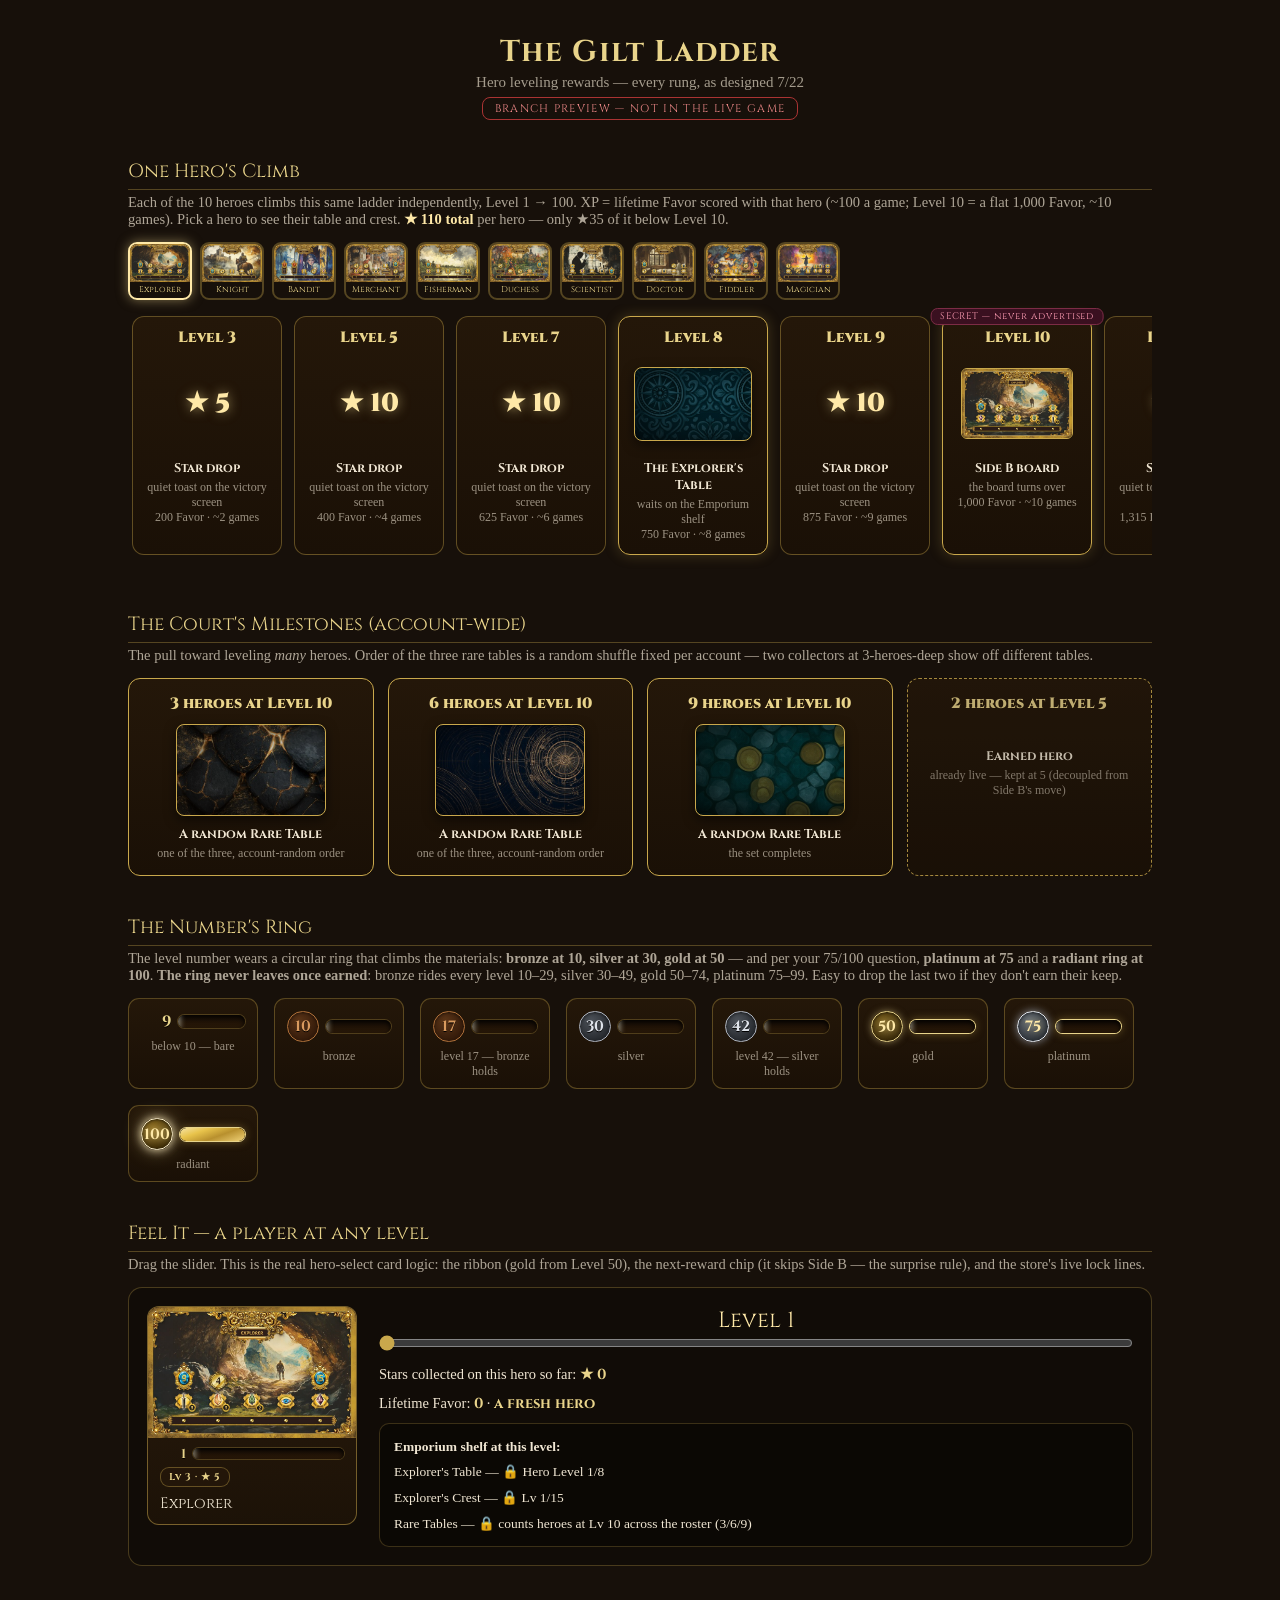
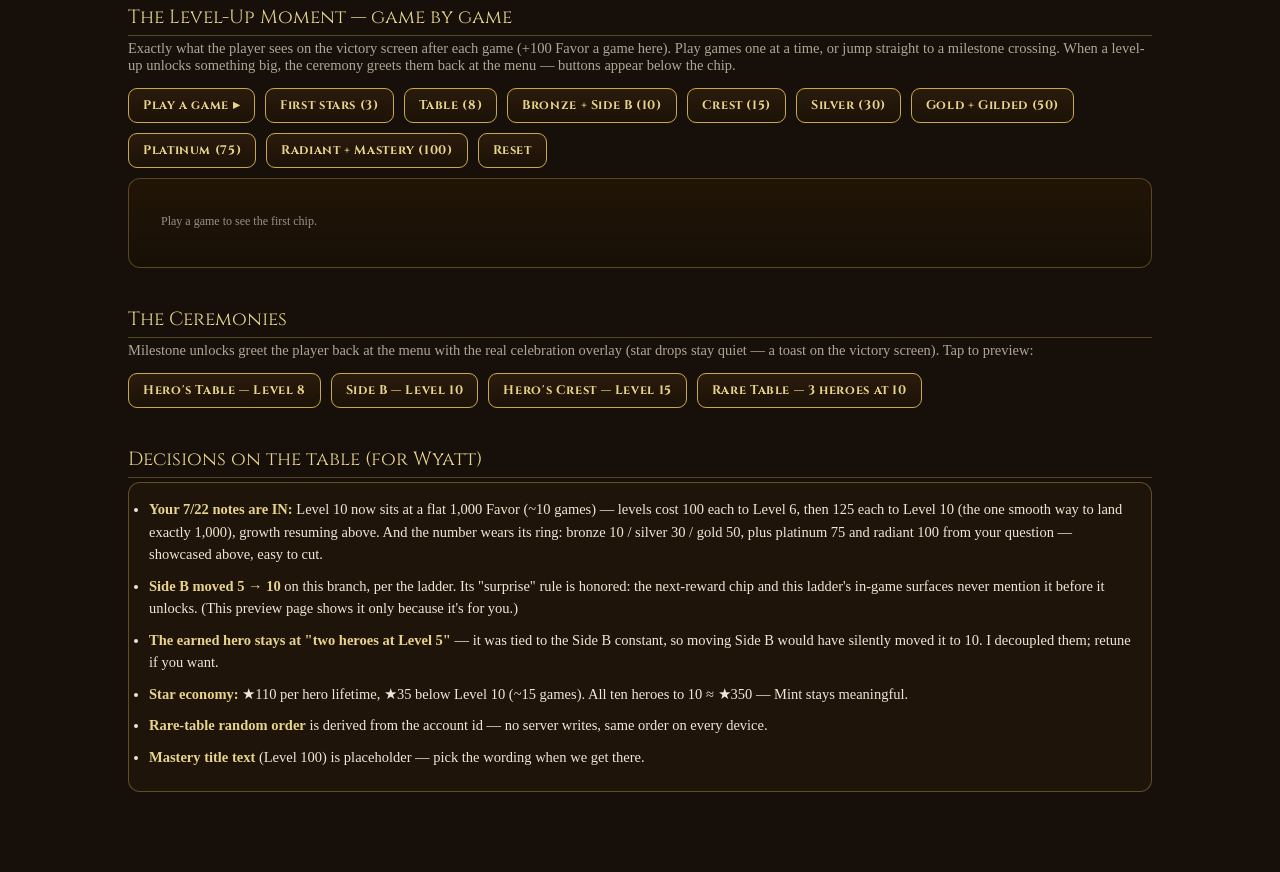
<file: rewards.html>
<!DOCTYPE html>
<html lang="en">
<head>
<meta charset="UTF-8">
<meta name="viewport" content="width=device-width, initial-scale=1.0">
<title>FAVOR — The Gilt Ladder (Hero Leveling Preview)</title>
<base href="./">
<link rel="stylesheet" href="css/style.css?v=20260722144921">
<style>
    /* Preview shell — repo-only, the game never loads this page.
       The game sheet locks BOTH html and body (overflow:hidden, height:100%,
       and a 100dvh media re-lock) for its fixed viewport — unlock both. */
    html, body { overflow: auto !important; height: auto !important; min-height: 100%; }
    body { background: #17100a; }
    .rp-wrap { max-width: 1060px; margin: 0 auto; padding: 26px 18px 80px; font-family: 'Crimson Text', serif; color: #f0e6d3; }
    .rp-h1 { font-family: 'Cinzel', serif; font-size: 30px; color: #e9d48b; text-align: center; margin: 6px 0 2px; letter-spacing: 0.04em; }
    .rp-tag { text-align: center; color: rgba(240,230,211,0.65); margin: 0 0 6px; font-size: 15px; }
    .rp-badge { display: block; width: fit-content; margin: 0 auto 22px; padding: 3px 12px; border: 1px solid #a33; color: #e88; border-radius: 8px; font-family: 'Cinzel', serif; font-size: 11px; letter-spacing: 0.12em; }
    .rp-sec { font-family: 'Cinzel', serif; font-size: 19px; color: #e9d48b; margin: 38px 0 4px; border-bottom: 1px solid rgba(201,168,76,0.35); padding-bottom: 5px; }
    .rp-note { color: rgba(240,230,211,0.7); font-size: 14.5px; margin: 4px 0 14px; }
    /* Rung cards */
    .rp-ladder { display: flex; gap: 12px; overflow-x: auto; padding: 12px 4px 18px; }
    .rp-rung { flex: 0 0 150px; background: linear-gradient(180deg, #241709, #1a1006); border: 1px solid rgba(201,168,76,0.4); border-radius: 12px; padding: 10px 10px 12px; text-align: center; position: relative; }
    .rp-rung.milestone { border-color: var(--gold, #c9a84c); box-shadow: 0 0 14px rgba(201,168,76,0.25); }
    .rp-lvl { font-family: 'Cinzel', serif; font-weight: 900; font-size: 15px; color: #e9d48b; }
    .rp-art { height: 96px; display: flex; align-items: center; justify-content: center; margin: 8px 0; }
    .rp-star { font-family: 'Cinzel', serif; font-size: 26px; font-weight: 900; color: #ffe9a8; text-shadow: 0 0 12px rgba(233,212,139,0.6); }
    .rp-swatch { width: 118px; height: 74px; border-radius: 8px; border: 1.5px solid var(--gold, #c9a84c); background-size: 200px; box-shadow: inset 0 0 24px rgba(0,0,0,0.35), 0 4px 12px rgba(0,0,0,0.5); }
    .rp-crest { width: 72px; height: 72px; border-radius: 50%; overflow: hidden; border: 2px solid var(--gold, #c9a84c); box-shadow: 0 0 14px rgba(201,168,76,0.4); }
    .rp-crest img { width: 100%; height: 100%; object-fit: cover; }
    .rp-board { width: 112px; border-radius: 6px; border: 1.5px solid var(--gold, #c9a84c); }
    .rp-what { font-family: 'Cinzel', serif; font-size: 12.5px; font-weight: 700; color: #f0e6d3; }
    .rp-sub { font-size: 12px; color: rgba(240,230,211,0.6); margin-top: 3px; }
    .rp-secret { position: absolute; top: -9px; left: 50%; transform: translateX(-50%); background: #3a1020; color: #ff9db4; border: 1px solid #7c2c46; border-radius: 7px; padding: 1px 8px; font-family: 'Cinzel', serif; font-size: 9.5px; letter-spacing: 0.1em; white-space: nowrap; }
    /* Hero picker */
    .rp-heroes { display: flex; gap: 8px; flex-wrap: wrap; margin: 10px 0 4px; }
    .rp-hero { width: 64px; border-radius: 9px; overflow: hidden; border: 2px solid rgba(201,168,76,0.35); cursor: pointer; padding: 0; background: none; }
    .rp-hero img { width: 100%; display: block; }
    .rp-hero.on { border-color: #ffe9a8; box-shadow: 0 0 12px rgba(233,212,139,0.5); }
    .rp-hero span { display: block; font-family: 'Cinzel', serif; font-size: 8.5px; color: #e9d48b; padding: 2px 0 3px; text-align: center; }
    /* Account milestones */
    .rp-miles { display: flex; gap: 14px; flex-wrap: wrap; }
    .rp-mile { flex: 1 1 240px; background: linear-gradient(180deg, #241709, #1a1006); border: 1px solid var(--gold, #c9a84c); border-radius: 12px; padding: 14px; text-align: center; }
    .rp-mile .rp-swatch { margin: 10px auto; width: 150px; height: 92px; }
    /* Simulator */
    .rp-sim { display: flex; gap: 22px; flex-wrap: wrap; align-items: flex-start; background: rgba(0,0,0,0.25); border: 1px solid rgba(201,168,76,0.3); border-radius: 14px; padding: 18px; }
    .rp-simcard { width: 210px; background: linear-gradient(180deg, #2a1b0c, #1c1207); border: 1.5px solid rgba(201,168,76,0.5); border-radius: 12px; overflow: hidden; padding-bottom: 10px; position: relative; }
    .rp-simcard img.portrait { width: 100%; display: block; }
    .rp-simname { font-family: 'Cinzel', serif; font-size: 15px; color: #f0e6d3; padding: 6px 12px 0; }
    .rp-simcard .hs-xp { padding: 7px 12px 2px; }
    .rp-simright { flex: 1; min-width: 260px; }
    .rp-simrow { margin: 10px 0; font-size: 14.5px; }
    .rp-simrow b { color: #e9d48b; font-family: 'Cinzel', serif; }
    .rp-locks { background: rgba(0,0,0,0.3); border: 1px solid rgba(201,168,76,0.25); border-radius: 10px; padding: 10px 14px; font-size: 13.5px; line-height: 1.9; }
    input[type=range] { width: 100%; accent-color: #c9a84c; }
    .rp-simlv { font-family: 'Cinzel', serif; font-size: 22px; color: #ffe9a8; text-align: center; }
    .side-badge.lit { position: absolute; top: 8px; right: 8px; z-index: 2; }
    /* Level-up moment */
    .rp-lustage { background: linear-gradient(180deg, #221507, #170f06); border: 1px solid rgba(201,168,76,0.35); border-radius: 12px; padding: 14px; min-height: 90px; }
    .rp-lustage .vs-delta.xp { margin: 0 auto; width: fit-content; }
    .rp-lunote { text-align: center; font-size: 13.5px; color: rgba(240,230,211,0.75); margin-top: 10px; }
    .rp-lunote .rp-btn { font-size: 11px; padding: 5px 10px; margin: 3px 4px 0; }
    /* Ring showcase */
    .rp-rings { display: flex; gap: 16px; flex-wrap: wrap; }
    .rp-ringcell { flex: 0 0 130px; background: linear-gradient(180deg, #241709, #1a1006); border: 1px solid rgba(201,168,76,0.35); border-radius: 11px; padding: 12px 12px 9px; text-align: center; }
    .rp-ringcell .rp-sub { margin-top: 7px; }
    /* Ceremony preview buttons */
    .rp-btns { display: flex; gap: 10px; flex-wrap: wrap; margin: 10px 0; }
    .rp-btn { font-family: 'Cinzel', serif; font-size: 12.5px; font-weight: 700; letter-spacing: 0.05em; color: #e9d48b; background: linear-gradient(180deg, #2a1b0c, #1c1207); border: 1px solid var(--gold, #c9a84c); border-radius: 9px; padding: 8px 14px; cursor: pointer; }
    .rp-btn:hover { color: #fff3cf; box-shadow: 0 0 10px rgba(201,168,76,0.4); }
    /* Wyatt notes */
    .rp-wyatt { background: rgba(38,24,10,0.6); border: 1px solid rgba(201,168,76,0.4); border-radius: 12px; padding: 6px 20px 14px; }
    .rp-wyatt li { margin: 9px 0; font-size: 14.5px; line-height: 1.55; }
    .rp-wyatt b { color: #e9d48b; }
</style>
</head>
<body>
<div class="rp-wrap">
    <h1 class="rp-h1">The Gilt Ladder</h1>
    <p class="rp-tag">Hero leveling rewards — every rung, as designed 7/22</p>
    <span class="rp-badge">BRANCH PREVIEW — NOT IN THE LIVE GAME</span>

    <div class="rp-sec">One Hero's Climb</div>
    <p class="rp-note">Each of the 10 heroes climbs this same ladder independently, Level 1 → 100. XP = lifetime Favor scored with that hero (~100 a game; Level 10 = a flat 1,000 Favor, ~10 games). Pick a hero to see their table and crest. <b style="color:#ffe9a8">★ 110 total</b> per hero — only ★35 of it below Level 10.</p>
    <div class="rp-heroes" id="heroPicker"></div>
    <div class="rp-ladder" id="ladder"></div>

    <div class="rp-sec">The Court's Milestones (account-wide)</div>
    <p class="rp-note">The pull toward leveling <em>many</em> heroes. Order of the three rare tables is a random shuffle fixed per account — two collectors at 3-heroes-deep show off different tables.</p>
    <div class="rp-miles" id="miles"></div>

    <div class="rp-sec">The Number's Ring</div>
    <p class="rp-note">The level number wears a circular ring that climbs the materials: <b>bronze at 10, silver at 30, gold at 50</b> — and per your 75/100 question, <b>platinum at 75</b> and a <b>radiant ring at 100</b>. <b>The ring never leaves once earned</b>: bronze rides every level 10–29, silver 30–49, gold 50–74, platinum 75–99. Easy to drop the last two if they don't earn their keep.</p>
    <div class="rp-rings" id="ringRow"></div>

    <div class="rp-sec">Feel It — a player at any level</div>
    <p class="rp-note">Drag the slider. This is the real hero-select card logic: the ribbon (gold from Level 50), the next-reward chip (it skips Side B — the surprise rule), and the store's live lock lines.</p>
    <div class="rp-sim">
        <div class="rp-simcard" id="simCard"></div>
        <div class="rp-simright">
            <div class="rp-simlv" id="simLv">Level 1</div>
            <input type="range" id="simRange" min="1" max="100" value="1">
            <div class="rp-simrow">Stars collected on this hero so far: <b id="simStars">★ 0</b></div>
            <div class="rp-simrow">Lifetime Favor: <b id="simFv">0</b> · <b id="simGames">~0 games</b></div>
            <div class="rp-locks" id="simLocks"></div>
        </div>
    </div>

    <div class="rp-sec">The Level-Up Moment — game by game</div>
    <p class="rp-note">Exactly what the player sees on the victory screen after each game (+100 Favor a game here). Play games one at a time, or jump straight to a milestone crossing. When a level-up unlocks something big, the ceremony greets them back at the menu — buttons appear below the chip.</p>
    <div class="rp-lu">
        <div class="rp-btns">
            <button class="rp-btn" onclick="luPlay()">Play a game ▸</button>
            <button class="rp-btn" onclick="luJump(3)">First stars (3)</button>
            <button class="rp-btn" onclick="luJump(8)">Table (8)</button>
            <button class="rp-btn" onclick="luJump(10)">Bronze + Side B (10)</button>
            <button class="rp-btn" onclick="luJump(15)">Crest (15)</button>
            <button class="rp-btn" onclick="luJump(30)">Silver (30)</button>
            <button class="rp-btn" onclick="luJump(50)">Gold + Gilded (50)</button>
            <button class="rp-btn" onclick="luJump(75)">Platinum (75)</button>
            <button class="rp-btn" onclick="luJump(100)">Radiant + Mastery (100)</button>
            <button class="rp-btn" onclick="luReset()">Reset</button>
        </div>
        <div class="rp-lustage" id="luStage"><div class="rp-sub" style="padding:18px">Play a game to see the first chip.</div></div>
    </div>

    <div class="rp-sec">The Ceremonies</div>
    <p class="rp-note">Milestone unlocks greet the player back at the menu with the real celebration overlay (star drops stay quiet — a toast on the victory screen). Tap to preview:</p>
    <div class="rp-btns">
        <button class="rp-btn" onclick="ceremony('table')">Hero's Table — Level 8</button>
        <button class="rp-btn" onclick="ceremony('sideb')">Side B — Level 10</button>
        <button class="rp-btn" onclick="ceremony('crest')">Hero's Crest — Level 15</button>
        <button class="rp-btn" onclick="ceremony('rare')">Rare Table — 3 heroes at 10</button>
    </div>

    <div class="rp-sec">Decisions on the table (for Wyatt)</div>
    <div class="rp-wyatt"><ul>
        <li><b>Your 7/22 notes are IN:</b> Level 10 now sits at a flat 1,000 Favor (~10 games) — levels cost 100 each to Level 6, then 125 each to Level 10 (the one smooth way to land exactly 1,000), growth resuming above. And the number wears its ring: bronze 10 / silver 30 / gold 50, plus platinum 75 and radiant 100 from your question — showcased above, easy to cut.</li>
        <li><b>Side B moved 5 → 10</b> on this branch, per the ladder. Its "surprise" rule is honored: the next-reward chip and this ladder's in-game surfaces never mention it before it unlocks. (This preview page shows it only because it's for you.)</li>
        <li><b>The earned hero stays at "two heroes at Level 5"</b> — it was tied to the Side B constant, so moving Side B would have silently moved it to 10. I decoupled them; retune if you want.</li>
        <li><b>Star economy:</b> ★110 per hero lifetime, ★35 below Level 10 (~15 games). All ten heroes to 10 ≈ ★350 — Mint stays meaningful.</li>
        <li><b>Rare-table random order</b> is derived from the account id — no server writes, same order on every device.</li>
        <li><b>Mastery title text</b> (Level 100) is placeholder — pick the wording when we get there.</li>
    </ul></div>
</div>

<!-- Real champ-overlay markup, dressed by the ceremony buttons -->
<div class="champ-overlay" id="champOverlay">
    <div class="champ-card" onclick="event.stopPropagation()">
        <div class="champ-rays"></div>
        <div class="champ-title" id="champTitle"></div>
        <div class="champ-sub" id="champSub"></div>
        <div class="champ-art" id="champArt"></div>
        <button class="btn-royal primary" id="champBtn"><span>Splendid</span></button>
    </div>
</div>

<script src="data/characters.js?v=preview"></script>
<script>
// ── Ladder data + XP math: mirrors of js/meta.js (branch hero-leveling).
const REWARDS = [
    { lvl: 3,   stars: 5 },
    { lvl: 5,   stars: 10 },
    { lvl: 7,   stars: 10 },
    { lvl: 8,   kind: 'table' },
    { lvl: 9,   stars: 10 },
    { lvl: 10,  kind: 'sideb', hidden: true },
    { lvl: 12,  stars: 15 },
    { lvl: 15,  kind: 'crest' },
    { lvl: 20,  stars: 20 },
    { lvl: 30,  stars: 20 },
    { lvl: 40,  stars: 20 },
    { lvl: 50,  kind: 'gild' },
    { lvl: 100, kind: 'mastery' },
];
const xpStep = n => n <= 5 ? 100 : n <= 9 ? 125 : Math.min(150 + 15 * (n - 10), 300);
const XP_CUM = (() => { const c = [0]; for (let n = 1; n < 100; n++) c.push(c[n-1] + xpStep(n)); return c; })();
const gamesAt = lvl => Math.max(1, Math.round(XP_CUM[lvl - 1] / 100));
const CHARS = (window.FAVOR_DATA.characters || []).filter(c => !c.earnedOnly);
let hero = CHARS[0];

const CROWN = '<svg viewBox="0 0 24 16" style="width:22px;height:15px" aria-hidden="true"><path d="M2 14 L1 4 L7 8 L12 1 L17 8 L23 4 L22 14 Z" fill="#e8c34b" stroke="#8a6a1f" stroke-width="1"/><rect x="2" y="14" width="20" height="2" fill="#c9a84c"/></svg>';

function rungArt(r) {
    if (r.stars) return `<div class="rp-star">★ ${r.stars}</div>`;
    if (r.kind === 'table') return `<div class="rp-swatch tsw-hero-${hero.id}"></div>`;
    if (r.kind === 'sideb') return `<img class="rp-board" src="assets/characters/${hero.altFilename || hero.filename}" alt="">`;
    if (r.kind === 'crest') return `<div class="rp-crest"><img src="assets/characters/${hero.filename}" alt=""></div>`;
    if (r.kind === 'gild') return ribbonHtml(XP_CUM[49], 13, 15);
    return `<div>${CROWN}</div>`;
}
function rungWhat(r) {
    if (r.stars) return 'Star drop';
    return { table: `The ${hero.name}'s Table`, sideb: 'Side B board', crest: `The ${hero.name}'s Crest`,
             gild: 'Gilded Ribbon', mastery: 'Mastery — crown + title' }[r.kind];
}
function rungSub(r) {
    if (r.kind === 'gild') return 'gold ribbon on every surface, visible to rivals';
    if (r.kind === 'mastery') return 'the climb complete';
    if (r.kind === 'crest') return 'wearable avatar, from the Standing page';
    if (r.kind === 'sideb') return 'the board turns over';
    if (r.kind === 'table') return 'waits on the Emporium shelf';
    return 'quiet toast on the victory screen';
}
function renderLadder() {
    document.getElementById('ladder').innerHTML = REWARDS.map(r => `
        <div class="rp-rung${r.kind && !r.stars ? ' milestone' : ''}">
            ${r.hidden ? '<span class="rp-secret">SECRET — never advertised</span>' : ''}
            <div class="rp-lvl">Level ${r.lvl}</div>
            <div class="rp-art">${rungArt(r)}</div>
            <div class="rp-what">${rungWhat(r)}</div>
            <div class="rp-sub">${rungSub(r)}<br>${XP_CUM[r.lvl-1].toLocaleString()} Favor · ~${gamesAt(r.lvl)} games</div>
        </div>`).join('');
}
function renderHeroes() {
    document.getElementById('heroPicker').innerHTML = CHARS.map(c => `
        <button class="rp-hero${c.id === hero.id ? ' on' : ''}" onclick="pickHero('${c.id}')">
            <img src="assets/characters/${c.filename}" alt=""><span>${c.name}</span>
        </button>`).join('');
}
function pickHero(id) { hero = CHARS.find(c => c.id === id); renderHeroes(); renderLadder(); renderSim(); }

// Account milestones
const RARES = [
    { id: 'rare-ember', name: 'The Ember Throne' },
    { id: 'rare-astronomer', name: 'The Astronomer Royal' },
    { id: 'rare-vault', name: 'The Drowned Vault' },
];
document.getElementById('miles').innerHTML = RARES.map((r, i) => `
    <div class="rp-mile">
        <div class="rp-lvl">${(i + 1) * 3} heroes at Level 10</div>
        <div class="rp-swatch tsw-${r.id}" style="background-size:280px"></div>
        <div class="rp-what">A random Rare Table</div>
        <div class="rp-sub">${i === 2 ? 'the set completes' : 'one of the three, account-random order'}</div>
    </div>`).join('') + `
    <div class="rp-mile" style="border-style:dashed; opacity:0.8">
        <div class="rp-lvl">2 heroes at Level 5</div>
        <div class="rp-what" style="margin-top:34px">Earned hero</div>
        <div class="rp-sub">already live — kept at 5 (decoupled from Side B's move)</div>
    </div>`;

// ── Simulator: the REAL chip/ribbon/lock logic at any level.
function ribbonHtml(fv, h, nsz) {
    let lvl = 1; while (lvl < 100 && fv >= XP_CUM[lvl]) lvl++;
    const max = lvl >= 100, gild = lvl >= 50;
    const pct = max ? 100 : (fv - XP_CUM[lvl-1]) / xpStep(lvl) * 100;
    const ring = lvl >= 100 ? ' rn-radiant' : lvl >= 75 ? ' rn-plat'
        : lvl >= 50 ? ' rn-gold' : lvl >= 30 ? ' rn-silver'
        : lvl >= 10 ? ' rn-bronze' : '';
    return `<div class="rb${max ? ' max' : ''}${gild ? ' gild' : ''}" style="--h:${h}px;--nsz:${nsz}px">
        <span class="rb-num${ring}">${lvl}</span>
        <div class="rb-track"><div class="rb-fill" style="--pct:${pct.toFixed(1)}%"></div></div></div>`;
}
function nextReward(lvl) {
    const r = REWARDS.find(x => !x.hidden && x.lvl > lvl);
    if (!r) return null;
    const label = r.stars ? `★ ${r.stars}` : { table: 'Your Table', crest: "Hero's Crest", gild: 'Gilded Ribbon', mastery: 'Mastery' }[r.kind];
    return { lvl: r.lvl, label };
}
function renderSim() {
    const lvl = +document.getElementById('simRange').value;
    const fv = XP_CUM[lvl - 1];
    const nr = nextReward(lvl);
    const chip = lvl >= 100
        ? `<div class="hs-next hs-mastered">${CROWN} Mastered</div>`
        : nr ? `<div class="hs-next">Lv ${nr.lvl} · ${nr.label}</div>` : '';
    document.getElementById('simCard').innerHTML = `
        ${lvl >= 10 ? '<span class="side-badge lit">Side A ⇄ B</span>' : ''}
        <img class="portrait" src="assets/characters/${hero.filename}" alt="">
        <div class="hs-xp">${ribbonHtml(fv, 11, 13)}</div>
        ${chip}
        <div class="rp-simname">${hero.name}</div>`;
    document.getElementById('simLv').textContent = 'Level ' + lvl;
    const starsSoFar = REWARDS.filter(r => r.stars && r.lvl <= lvl).reduce((s, r) => s + r.stars, 0);
    document.getElementById('simStars').textContent = '★ ' + starsSoFar;
    document.getElementById('simFv').textContent = fv.toLocaleString();
    document.getElementById('simGames').textContent = lvl === 1 ? 'a fresh hero' : '~' + gamesAt(lvl) + ' games';
    document.getElementById('simLocks').innerHTML = `
        <b>Emporium shelf at this level:</b><br>
        ${hero.name}'s Table — ${lvl >= 8 ? '✦ unlocked' : `🔒 Hero Level ${lvl}/8`}<br>
        ${hero.name}'s Crest — ${lvl >= 15 ? '✦ unlocked' : `🔒 Lv ${lvl}/15`}<br>
        Rare Tables — 🔒 counts heroes at Lv 10 across the roster (3/6/9)`;
}
document.getElementById('simRange').oninput = renderSim;

// Ring showcase: one ribbon per material stage.
document.getElementById('ringRow').innerHTML = [
    { lvl: 9,  cap: 'below 10 — bare' },
    { lvl: 10, cap: 'bronze' },
    { lvl: 17, cap: 'level 17 — bronze holds' },
    { lvl: 30, cap: 'silver' },
    { lvl: 42, cap: 'level 42 — silver holds' },
    { lvl: 50, cap: 'gold' },
    { lvl: 75, cap: 'platinum' },
    { lvl: 100, cap: 'radiant' },
].map(r => `
    <div class="rp-ringcell">
        <div class="rp-ringrb">${ribbonHtml(XP_CUM[r.lvl - 1], 13, 15)}</div>
        <div class="rp-sub">${r.cap}</div>
    </div>`).join('');

// ── Level-Up Moment: the victory chip + menu ceremonies, game by game.
const lvlOf = fv => { let l = 1; while (l < 100 && fv >= XP_CUM[l]) l++; return l; };
let luFv = 0;
function luPlay() {
    const before = luFv, after = before + 100;
    luFv = after;
    luRender(before, after);
}
function luJump(level) {
    // land one game short of the crossing, then play it
    luFv = Math.max(0, XP_CUM[level - 1] - 60);
    luPlay();
}
function luReset() {
    luFv = 0;
    document.getElementById('luStage').innerHTML = '<div class="rp-sub" style="padding:18px">Play a game to see the first chip.</div>';
}
function luRender(before, after) {
    const lb = lvlOf(before), la = lvlOf(after);
    const gained = after - before;
    const rose = la > lb;
    const rung = REWARDS.filter(r => r.stars && r.lvl > lb && r.lvl <= la).reduce((s, r) => s + r.stars, 0);
    const nr = nextReward(la);
    const nextLine = nr ? `<div class="vs-d-next">${nr.label} at Lv ${nr.lvl}</div>` : '';
    const chip = `<div class="vs-deltas"><div class="vs-delta xp">
        <span class="vs-d-what">${hero.name} · Level</span>
        ${rose ? `<b>${lb}</b><span class="vs-d-arrow">→</span><b class="vs-d-new">${la}</b>` : `<b>${la}</b>`}
        <span class="vs-d-fv">+${gained} Favor</span>
        ${rung ? `<span class="vs-d-stars">+ ★ ${rung}</span>` : ''}
        <div class="vs-d-rb">${ribbonHtml(after, 9, 11)}</div>
        ${nextLine}</div></div>`;
    const crossed = REWARDS.filter(r => !r.stars && r.lvl > lb && r.lvl <= la);
    let note = '';
    if (crossed.length) {
        const bits = crossed.map(r => {
            if (r.kind === 'table') return `<button class="rp-btn" onclick="ceremony('table')">The ${hero.name}'s Table ceremony</button>`;
            if (r.kind === 'sideb') return `<button class="rp-btn" onclick="ceremony('sideb')">Side B ceremony</button>`;
            if (r.kind === 'crest') return `<button class="rp-btn" onclick="ceremony('crest')">Crest ceremony</button>`;
            if (r.kind === 'gild') return '<span>✦ the ribbon re-gilds gold — no overlay, the mark IS the moment</span>';
            return '<span>👑 crown + title land on the portrait</span>';
        });
        note = `<div class="rp-lunote">Back at the menu: ${bits.join(' ')}</div>`;
    }
    document.getElementById('luStage').innerHTML = chip + note;
}

// ── Ceremony previews: the real overlay classes, dressed per unlock.
function ceremony(kind) {
    const t = document.getElementById('champTitle'), s = document.getElementById('champSub'),
          a = document.getElementById('champArt'), ov = document.getElementById('champOverlay');
    const CR = '<svg class="crown-ico" viewBox="0 0 24 16" aria-hidden="true"><path d="M2 14 L1 4 L7 8 L12 1 L17 8 L23 4 L22 14 Z" fill="#e8c34b" stroke="#8a6a1f" stroke-width="1"/><rect x="2" y="14" width="20" height="2" fill="#c9a84c"/></svg>';
    if (kind === 'table') {
        t.textContent = `The ${hero.name}'s Table Is Yours`;
        s.innerHTML = `Level 8 — a table woven for this hero waits in the Emporium`;
        a.innerHTML = `<div class="champ-table tsw-hero-${hero.id}"></div>`;
    } else if (kind === 'sideb') {
        t.textContent = `The ${hero.name} Turns the Board`;
        s.innerHTML = `Side B unlocked — <em>${hero.altEpithet || 'the other side'}</em>`;
        a.innerHTML = `<div class="champ-flip"><div class="cf-inner">
            <div class="cf-face"><img src="assets/characters/${hero.filename}" alt=""></div>
            <div class="cf-face cf-back"><img src="assets/characters/${hero.altFilename || hero.filename}" alt=""></div></div></div>`;
        requestAnimationFrame(() => setTimeout(() => {
            const f = a.querySelector('.cf-inner'); if (f) f.classList.add('turned');
        }, 650));
    } else if (kind === 'crest') {
        t.textContent = `The ${hero.name}'s Crest Is Yours`;
        s.innerHTML = `Level 15 — wear this hero's painted crest from your Standing page`;
        a.innerHTML = `<span class="av-disc champ-crest"><img src="assets/characters/${hero.filename}" alt=""></span>`;
    } else {
        t.textContent = 'A Rare Table Answers Your Renown';
        s.innerHTML = `3 heroes at Level 10 — a living table joins your collection`;
        a.innerHTML = `<div class="champ-table champ-rare tsw-rare-ember"></div>`;
    }
    ov.classList.add('active');
    const done = () => { ov.classList.remove('active'); a.innerHTML = ''; };
    ov.onclick = done;
    document.getElementById('champBtn').onclick = e => { e.stopPropagation(); done(); };
}

renderHeroes(); renderLadder(); renderSim();
</script>
</body>
</html>
</file>
<file: css/style.css>
/* ═══════════════════════════════════════════════════════════
   FAVOR — Online Card Game
   A Game of Royal Succession
   ═══════════════════════════════════════════════════════════ */

@import url('https://fonts.googleapis.com/css2?family=Cinzel:wght@400;600;700;900&family=Cinzel+Decorative:wght@400;700;900&family=EB+Garamond:ital,wght@0,400;0,600;1,400&display=swap');

:root {
    --gold: #c9a84c;
    --gold-light: #e8d48b;
    --gold-dark: #8b6914;
    --royal-purple: #3d2817;
    --royal-deep: #2a1a10;
    --parchment: #f4e8c1;
    --parchment-dark: #d4c49a;
    --crimson: #8b1a1a;
    --text-light: #f0e6d3;
    --text-dark: #2a1a0e;
    --shadow-glow: rgba(201, 168, 76, 0.4);
    --wood-light: #b8956a;
    --wood-mid: #8b6b4a;
    --wood-dark: #5a3d2b;
    --wood-darker: #3d2817;
    --wood-deepest: #2a1a10;
    --felt-blue: #1e3a5f;
    --felt-dark: #142940;
}

* { margin: 0; padding: 0; box-sizing: border-box; }

/* iOS Safari auto-inflates "small" text in landscape webviews — TEXT ONLY,
   not the boxes around it, which is how one device's achievement titles
   painted over their neighbours (Wyatt 7/20). The layout is designed at
   these sizes; keep the browser's hands off them. */
html { -webkit-text-size-adjust: 100%; text-size-adjust: 100%; }

/* Long-pressing card/board art on iOS summoned the native "Copy / Save
   Image" sheet ("copy PNGs?" — reported 7/17). Kill the callout and drag
   on every image app-wide; text still selects via the .selectable opt-in. */
img {
    -webkit-touch-callout: none;
    -webkit-user-drag: none;
    -khtml-user-drag: none;
    user-select: none;
    -webkit-user-select: none;
}
.selectable, .selectable * { -webkit-user-select: text; user-select: text; }

html, body {
    width: 100%;
    height: 100%;
    overflow: hidden;
    background: #1a0e08;
    font-family: 'EB Garamond', serif;
    color: var(--text-light);
}

/* ─── TITLE SCREEN ──────────────────────────────────────── */

#title-screen {
    position: fixed;
    inset: 0;
    display: flex;
    align-items: center;
    justify-content: center;
    background:
        radial-gradient(ellipse at 32% 42%, rgba(201, 168, 76, 0.09) 0%, transparent 55%),
        radial-gradient(ellipse at 50% 85%, rgba(42, 26, 62, 0.6) 0%, transparent 55%),
        linear-gradient(180deg, #0a0612 0%, #1a0f28 40%, #0a0612 100%);
    z-index: 1000;
    transition: opacity 1.2s ease;
}

#title-screen.hidden {
    opacity: 0;
    pointer-events: none;
}

/* ── Wingspan-style stage: a full-bleed hero painting (calm on the left,
     the castle owns the right), the title lockup up top, and a loose grid
     of framed vignette cards — every button is a small painting with a
     plaque, PLAY unmistakably biggest. ── */
.ts-bg {
    position: absolute; inset: 0;
    /* The hero painting (Wyatt 7/16): the storybook meadow — cottage on
       the flowered hill, path winding toward the white castle. Anchored
       right-of-center so the castle survives the crop at every aspect
       ratio (the cottage rides the left edge behind the menu column). */
    background: #2a3a28 url('../assets/ui/menu-meadow.jpg') no-repeat;
    background-size: cover;
    background-position: 68% 34%;
}
/* Legibility wash — deepens the menu side and the footer's ground,
   leaves the castle in its own light. */
.ts-haze {
    position: absolute; inset: 0; pointer-events: none;
    /* Lighter wash than the old dusk art needed — the meadow is a sunny
       painting and should read sunny; just enough scrim for the gold
       lockup (top-left) and the footer line (bottom). */
    background:
        linear-gradient(180deg, rgba(12, 7, 16, 0.32) 0%, transparent 24%, transparent 80%, rgba(8, 5, 10, 0.42) 100%),
        linear-gradient(100deg,
            rgba(12, 7, 16, 0.5) 0%, rgba(12, 7, 16, 0.3) 34%,
            rgba(12, 7, 16, 0.05) 62%, rgba(12, 7, 16, 0.07) 100%);
}

.ts-frame {
    position: relative; z-index: 1;
    width: 100%; height: 100%;
    display: flex; flex-direction: column;
    /* notched landscape phones: never tuck under the sensor housing.
       The +14px keeps daylight between the cutout and the Play card /
       title — the bare inset ends flush at the notch edge and read as
       touching on Wyatt's iPhone 12. Notch side flips with rotation,
       so both sides get the cushion. */
    padding: clamp(12px, 3.5dvh, 36px)
             max(clamp(18px, 4vw, 56px), calc(env(safe-area-inset-right) + 14px))
             calc(clamp(12px, 3.5dvh, 36px) + env(safe-area-inset-bottom))
             max(clamp(18px, 4vw, 56px), calc(env(safe-area-inset-left) + 14px));
    box-sizing: border-box;
}

.ts-lockup { margin: 0 0 clamp(8px, 2.4dvh, 24px); }
/* clear the music toggle (top-left chrome) on screens tall enough to show it */
@media (min-height: 541px) { .ts-lockup { padding-left: 56px; } }
.ts-title {
    font-family: 'Cinzel', serif; font-weight: 900;
    font-size: clamp(30px, 9dvh, 64px);
    letter-spacing: 0.2em;
    color: var(--gold-light);
    margin: 0; line-height: 1;
    text-shadow: 0 0 34px rgba(201, 168, 76, 0.45), 0 3px 12px rgba(0, 0, 0, 0.85);
}
.ts-sub {
    font-family: 'Cinzel', serif;
    font-size: clamp(10px, 2dvh, 15px);
    letter-spacing: 0.42em; text-transform: uppercase;
    color: rgba(232, 205, 120, 0.8);
    margin: 6px 0 0 2px;
    text-shadow: 0 2px 8px rgba(0, 0, 0, 0.8);
}

/* The card grid: PLAY spans the full left column; HOST ROOM & SKIRMISH
   are the second tier; four quiet minors fill out the right. The grid
   hugs the left/haze side — the hero painting keeps the right. */
.ts-grid {
    display: grid;
    grid-template-areas:
        "play skirm host"
        "play rival lead"
        "play rival store"
        "play rival ach"
        "play how   how";
    grid-template-columns: minmax(200px, 300px) minmax(140px, 205px) minmax(140px, 205px);
    grid-template-rows: 1fr auto auto auto auto;
    gap: clamp(8px, 1.8dvh, 16px) clamp(10px, 1.4vw, 18px);
    max-width: min(780px, 64vw);
    /* tall screens: the grid floats centered between lockup and footer */
    margin-block: auto;
}

.ts-card {
    position: relative; overflow: hidden;
    display: flex; flex-direction: column;
    align-items: center; justify-content: flex-end;
    border-radius: 12px;
    border: 2px solid rgba(201, 168, 76, 0.55);
    background: linear-gradient(160deg, rgba(34, 19, 9, 0.92), rgba(18, 9, 4, 0.94));
    box-shadow: 0 6px 18px rgba(0, 0, 0, 0.55), inset 0 0 0 1px rgba(0, 0, 0, 0.5);
    cursor: pointer;
    transition: transform 0.16s ease, border-color 0.16s ease, box-shadow 0.16s ease;
}
.ts-card:hover, .ts-card:focus-visible {
    transform: translateY(-2px);
    border-color: var(--gold-light);
    box-shadow: 0 0 24px rgba(201, 168, 76, 0.35), 0 10px 26px rgba(0, 0, 0, 0.6);
    outline: none;
}
.ts-card:active { transform: translateY(0); }

/* The vignette painting inside a card, with a scrim so plaques read. */
.ts-art { position: absolute; inset: 0; background-size: cover; }
.ts-art::after {
    content: ''; position: absolute; inset: 0;
    background: linear-gradient(180deg, rgba(10, 6, 2, 0.04) 42%, rgba(10, 6, 2, 0.74) 100%);
}

.ts-plaque {
    position: relative; z-index: 1;
    font-family: 'Cinzel', serif; font-weight: 700;
    letter-spacing: 0.18em; text-transform: uppercase;
    font-size: clamp(11px, 1.9dvh, 14px);
    color: #f0e2b6;
    background: linear-gradient(180deg, rgba(44, 26, 10, 0.94), rgba(24, 13, 5, 0.94));
    border: 1px solid rgba(201, 168, 76, 0.65);
    border-radius: 8px;
    padding: 6px 15px; margin: 8px;
    box-shadow: 0 2px 8px rgba(0, 0, 0, 0.6);
    white-space: nowrap;
}

/* ── Update pill — Nation's notice worn under the profile chip. A slow
   SHINE, never a pulse (Wyatt's call on Nation's). Lives inside the
   title screen so it can never cover a live table. ── */
.update-pill {
    position: absolute;
    top: calc(max(14px, env(safe-area-inset-top)) + 52px);
    right: max(16px, env(safe-area-inset-right));
    display: inline-flex; align-items: center; gap: 7px;
    padding: 7px 14px;
    font-family: 'Cinzel', serif; font-weight: 700; font-size: 12px;
    letter-spacing: 1.5px; text-transform: uppercase;
    color: #1c1006;
    background: linear-gradient(115deg, #d9b44a 0%, #f7e29a 45%, #d9b44a 60%);
    background-size: 220% 100%;
    border: 1px solid #ffe9a8;
    border-radius: 999px;
    box-shadow: 0 4px 14px rgba(0, 0, 0, 0.5), 0 0 18px rgba(232, 195, 75, 0.35);
    cursor: pointer;
    z-index: 60;
    animation: updShine 3.4s linear infinite;
}
.update-pill .up-glyph { font-size: 14px; line-height: 1; }
.update-pill:hover, .update-pill:focus-visible {
    box-shadow: 0 4px 16px rgba(0, 0, 0, 0.55), 0 0 26px rgba(232, 195, 75, 0.6);
    outline: none;
}
@keyframes updShine { 0% { background-position: 120% 0; } 100% { background-position: -120% 0; } }

.ts-play { grid-area: play; min-height: clamp(150px, 36dvh, 300px); }
/* Play's vignette: the realm's open gates — castle, falls and the road in
   (Wyatt 7/16); tall cards look through the arch, short-wide cards at the
   castle. New filename on purpose: the stamped CSS busts the old cache. */
.ts-art-play { background-image: url('../assets/ui/menu-play-gates.jpg'); background-position: 50% 42%; }
/* Host Room + Skirmish: purpose-painted MJ vignettes, same family as the hero */
.ts-art-host { background-image: url('../assets/ui/menu-host-vignette.jpg'); background-position: 50% 55%; }
.ts-art-skirm { background-image: url('../assets/ui/menu-skirmish-vignette.jpg'); background-position: 50% 42%; }
.ts-play .ts-plaque {
    font-size: clamp(16px, 3.4dvh, 23px);
    padding: 8px 30px; margin-bottom: 6px;
    box-shadow: 0 0 20px rgba(201, 168, 76, 0.3), 0 2px 8px rgba(0, 0, 0, 0.6);
}
.ts-play .queue-seg {
    position: relative; z-index: 1;
    width: calc(100% - 20px); box-sizing: border-box;
    margin: 0 10px 10px;
    padding: 5px 8px;
    background: rgba(12, 7, 3, 0.6);
    border-radius: 10px;
}

.ts-mid { min-height: clamp(58px, 13.5dvh, 128px); }
.ts-mid:nth-of-type(2) { grid-area: skirm; }
.ts-mid:nth-of-type(3) { grid-area: host; }

.ts-sm { min-height: clamp(34px, 7dvh, 52px); justify-content: center; }
.ts-sm .ts-plaque { font-size: clamp(10px, 1.7dvh, 12px); padding: 4px 12px; margin: 4px; }
.ga-rival { grid-area: rival; }
.ga-lead { grid-area: lead; }
.ga-store { grid-area: store; }
.ga-ach { grid-area: ach; }
.ga-how { grid-area: how; }

/* Footer strip — quiet dev/reference hooks, Wingspan's community line. */
.ts-footer {
    margin-top: auto;
    display: flex; align-items: center;
    gap: clamp(12px, 2vw, 22px);
    padding-top: clamp(8px, 2dvh, 16px);
}
.ts-plate {
    font-family: 'EB Garamond', serif; font-style: italic;
    font-size: clamp(10px, 1.7dvh, 13px);
    letter-spacing: 1px;
    color: rgba(201, 168, 76, 0.55);
    margin: 0 0 0 auto;
}

/* Table size — a segmented row, one tap, stays lit. */
.queue-seg {
    display: flex;
    align-items: center;
    gap: 8px;
}
.queue-label {
    font-family: 'Cinzel', serif;
    font-size: 10px;
    font-weight: 700;
    letter-spacing: 2.5px;
    text-transform: uppercase;
    color: var(--gold-dark);
    white-space: nowrap;
    padding-right: 2px;
}
.queue-seg button {
    flex: 1;
    height: 42px;
    font-family: 'Cinzel', serif;
    font-size: 16px;
    font-weight: 700;
    color: var(--gold-light);
    background: rgba(20,10,4,0.55);
    border: 1px solid rgba(201,168,76,0.35);
    border-radius: 9px;
    cursor: pointer;
    transition: all 0.15s;
}
.queue-seg button:hover { border-color: var(--gold); }
.queue-seg button.on {
    background: linear-gradient(160deg, rgba(201,168,76,0.95), rgba(146,110,38,0.95));
    color: #241503;
    border-color: var(--gold-light);
    box-shadow: 0 0 14px rgba(201,168,76,0.35);
}

.menu-link {
    background: none;
    border: none;
    padding: 6px 2px;
    font-family: 'Cinzel', serif;
    font-size: 12px;
    font-weight: 700;
    letter-spacing: 1.5px;
    text-transform: uppercase;
    color: rgba(232, 205, 120, 0.7);
    text-decoration: underline;
    text-underline-offset: 4px;
    text-decoration-color: rgba(201,168,76,0.35);
    cursor: pointer;
    transition: color 0.15s;
}
.menu-link:hover { color: var(--gold-light); }
.menu-link.mint-link { color: #ffd97a; text-shadow: 0 0 8px rgba(240, 200, 110, 0.35); }
.menu-link.mint-link:hover { color: #ffe9ad; }
/* iOS shell: no external purchase rail anywhere (Apple 3.1.1) */
.ios-shell .mint-link, .ios-shell .st-mint { display: none !important; }

/* Portrait / narrow: single column, scrollable — the rotate-gate handles
   in-game, but the menu itself stays usable any way you hold it. */
@media (orientation: portrait), (max-width: 640px) {
    .ts-frame { overflow-y: auto; padding: 20px 6vw; }
    .ts-grid {
        grid-template-areas: "play play" "skirm host" "rival rival" "lead store" "ach how";
        grid-template-columns: 1fr 1fr;
        grid-template-rows: auto;
        max-width: 100%;
    }
    .ts-play { min-height: 180px; }
    .ts-haze { background: linear-gradient(180deg, rgba(10,6,14,0.72), rgba(10,6,14,0.5)); }
    /* clear the profile chip; keep footer links on one line each */
    .ts-title { font-size: clamp(24px, 8.5vw, 40px); }
    .ts-lockup { padding-left: 48px; margin-top: 34px; }
    .ts-footer { flex-wrap: wrap; }
    .menu-link, .prompt-test-toggle { white-space: nowrap; }
}

/* Profile chip — top-right of the menu */
.profile-chip {
    position: absolute;
    top: max(14px, env(safe-area-inset-top));
    right: max(16px, env(safe-area-inset-right));
    display: inline-flex;
    align-items: center;
    gap: 11px;
    padding: 8px 18px;
    background: linear-gradient(160deg, rgba(42,22,10,0.88), rgba(20,10,4,0.92));
    border: 1px solid var(--gold-dark);
    border-radius: 999px;
    cursor: pointer;
    font-family: 'Cinzel', serif;
    transition: all 0.2s;
    z-index: 5;
}
.profile-chip:hover { border-color: var(--gold); box-shadow: 0 0 18px rgba(201,168,76,0.25); }
.pc-name { color: var(--gold-light); font-size: 13px; font-weight: 700; letter-spacing: 1px; }
.pc-rating { color: #a9d4ff; font-weight: 900; font-size: 14px; }
.pc-crowns { display: inline-flex; align-items: center; gap: 4px; color: #e8c34b; font-weight: 900; font-size: 13px; }
.crown-ico { width: 17px; height: 12px; display: inline-block; }

/* ── Leaderboard + profile panels ── */
.lb-panel, .profile-panel {
    position: fixed;
    inset: 0;
    z-index: 10005;
    display: none;
    align-items: center;
    justify-content: center;
    background: rgba(14,7,2,0.92);
    backdrop-filter: blur(14px);
}
.lb-panel.active, .profile-panel.active { display: flex; }

.lb-inner, .pf-inner {
    display: flex;
    flex-direction: column;
    width: min(600px, 94vw);
    max-height: 88dvh;
    background: linear-gradient(175deg, #2e1c0e 0%, #1a0d05 100%);
    border: 2px solid var(--gold-dark);
    border-radius: 14px;
    box-shadow: 0 0 0 1px rgba(0,0,0,0.6), 0 30px 90px rgba(0,0,0,0.75), inset 0 1px 0 rgba(232,212,139,0.14);
    padding: 20px 24px 16px;
    animation: ovZoom 0.4s cubic-bezier(0.16,1,0.3,1);
}

.lb-title, .pf-title {
    font-family: 'Cinzel', serif;
    font-size: 18px;
    font-weight: 700;
    letter-spacing: 5px;
    text-transform: uppercase;
    color: var(--gold-light);
    text-align: center;
    text-shadow: 0 0 22px rgba(201,168,76,0.35);
}

.lb-tabs { display: flex; gap: 8px; justify-content: center; margin: 14px 0 8px; }

/* Two-column body (Wyatt 7/17): a character rail down the LEFT — bigger
   crests with names, inviting a tap — and the board rows on the right. */
.lb-main {
    display: flex; gap: 14px; flex: 1 1 auto; min-height: 0;
}
.lb-rail {
    flex: 0 0 auto; width: 132px;
    display: flex; flex-direction: column; min-height: 0;
}
.lb-rail-head {
    font-family: 'Cinzel', serif; font-size: 10px; font-weight: 700;
    letter-spacing: 3px; text-transform: uppercase;
    color: var(--gold-dark); text-align: center; margin-bottom: 8px;
}
.lb-right { flex: 1 1 auto; min-width: 0; display: flex; flex-direction: column; min-height: 0; }

/* The hero rail — a crest + name per row, whole chip clickable. */
.lb-chartabs {
    display: flex; flex-direction: column; gap: 5px;
    flex: 1 1 auto; overflow-y: auto; padding: 2px 4px 2px 0;
    -webkit-overflow-scrolling: touch; scrollbar-width: none;
}
.lb-chartabs::-webkit-scrollbar { display: none; }
.lb-chartab {
    flex: 0 0 auto;
    display: flex; align-items: center; gap: 9px;
    width: 100%; padding: 4px 8px 4px 4px;
    border-radius: 999px; overflow: hidden;
    border: 2px solid rgba(201, 168, 76, 0.28);
    background: rgba(28, 21, 12, 0.6); cursor: pointer;
    opacity: 0.82; text-align: left;
    transition: border-color 0.15s, opacity 0.15s, transform 0.15s, background 0.15s;
}
.lb-chartab img,
.lb-chartab .lb-chartab-crown {
    flex: 0 0 auto;
    width: 36px; height: 36px; border-radius: 50%; overflow: hidden;
    object-fit: cover; object-position: 50% 20%; display: flex;
    align-items: center; justify-content: center;
    background: #120c06;
}
.lb-chartab .lb-chartab-crown { color: var(--gold-light); font-size: 19px; }
.lb-chartab-name {
    font-family: 'Cinzel', serif; font-size: 11px; font-weight: 700;
    letter-spacing: 0.4px; color: var(--gold-light);
    white-space: nowrap; overflow: hidden; text-overflow: ellipsis;
}
.lb-chartab:hover, .lb-chartab:focus-visible {
    opacity: 1; border-color: var(--gold-light, #ffd97a); outline: none;
    background: rgba(201,168,76,0.12); transform: translateX(2px);
}
.lb-chartab.on {
    opacity: 1; border-color: var(--gold, #d4af37);
    background: rgba(201,168,76,0.16);
    box-shadow: 0 0 12px rgba(232, 195, 75, 0.4);
}

/* The door out of a solo table — a quiet corner chip (Wyatt 7/17).
   Sits under every overlay (z 2800 < thrown zone 2950 < overlays) so
   open stages cover it exactly like they cover the rest of the chrome. */
.game-leave {
    position: fixed;
    bottom: 22px;   /* above the version badge */
    right: max(8px, env(safe-area-inset-right));
    width: 30px; height: 30px;
    display: flex; align-items: center; justify-content: center;
    padding: 0;
    font-size: 13px; line-height: 1;
    color: rgba(232, 202, 160, 0.75);
    background: rgba(24, 14, 7, 0.72);
    border: 1px solid rgba(201, 168, 76, 0.4);
    border-radius: 50%;
    cursor: pointer;
    z-index: 2800;
    transition: color 0.15s, border-color 0.15s, background 0.15s;
}
.game-leave:hover, .game-leave:focus-visible {
    color: #f0dfb8; border-color: var(--gold-light, #ffd97a);
    background: rgba(34, 20, 10, 0.9);
    outline: none;
}
#game-screen:not(.active) .game-leave { display: none; }

/* Melee runs its full ceremony — the Skip chip is retired (Wyatt 7/17).
   Hidden HERE, not in melee.js (Skylar's file, never hand-edited): the
   element stays in the DOM so rig el.click() fast-forwards still work. */
.ms-skip { display: none !important; }

/* The Emblem flare — "who reveals first" with no words (Wyatt 7/17).
   Plays once when the throws lock and the reveal opens. */
.em-first { animation: emFirst 1.9s ease-in-out; }
@keyframes emFirst {
    0%, 100% { transform: scale(1); filter: none; }
    18%, 55% {
        transform: scale(1.55);
        filter: drop-shadow(0 0 10px rgba(232, 195, 75, 0.95));
    }
}
.lb-tab {
    font-family: 'Cinzel', serif;
    font-size: 11px;
    font-weight: 700;
    letter-spacing: 2px;
    text-transform: uppercase;
    padding: 6px 20px;
    border: 1px solid rgba(201,168,76,0.3);
    border-radius: 999px;
    background: transparent;
    color: var(--gold-dark);
    cursor: pointer;
    transition: all 0.2s;
}
.lb-tab.on { color: var(--gold-light); border-color: var(--gold); background: rgba(201,168,76,0.12); }

.lb-localnote {
    font-family: 'Cinzel', serif;
    font-size: 10px;
    letter-spacing: 2px;
    color: #e88;
    text-align: center;
    margin-bottom: 8px;
}

.lb-body { overflow-y: auto; min-height: 140px; }
.lb-row {
    display: flex;
    align-items: center;
    gap: 10px;
    padding: 7px 10px;
    border-bottom: 1px solid rgba(201,168,76,0.08);
    font-family: 'Cinzel', serif;
    animation: lbRowIn 0.28s cubic-bezier(0.16,1,0.3,1) both;
    animation-delay: calc(min(var(--li, 0), 14) * 22ms);
}
@keyframes lbRowIn {
    from { opacity: 0; transform: translateX(-10px); }
}
.lb-row.me {
    background: linear-gradient(90deg, rgba(201,168,76,0.16), rgba(201,168,76,0.05));
    border: 1px solid rgba(201,168,76,0.4);
    border-radius: 8px;
}
.lb-row.podium.p1 { background: linear-gradient(90deg, rgba(240,200,110,0.12), transparent 70%); }
.lb-rank { width: 26px; text-align: center; color: var(--gold-dark); font-weight: 900; flex: none; }
.lb-medal {
    width: 26px; height: 26px; flex: none;
    display: inline-flex; align-items: center; justify-content: center;
    border-radius: 50%;
    font-weight: 900; font-size: 13px; color: #2b1a06;
    box-shadow: inset 0 1px 3px rgba(255,255,255,0.5), 0 1px 4px rgba(0,0,0,0.55);
}
.lb-medal.m1 { background: radial-gradient(circle at 32% 28%, #ffe9ad, #d4a944 68%, #9a7526); animation: medalShine 2.6s ease-in-out infinite; }
.lb-medal.m2 { background: radial-gradient(circle at 32% 28%, #f2f2f4, #b9bcc4 68%, #82868f); }
.lb-medal.m3 { background: radial-gradient(circle at 32% 28%, #ecc39c, #c08a52 68%, #8a5c30); }
@keyframes medalShine {
    50% { box-shadow: inset 0 1px 3px rgba(255,255,255,0.5), 0 0 12px rgba(255,220,130,0.55); }
}
.lb-name { flex: 1; color: var(--parchment); font-size: 13px; display: inline-flex; align-items: center; gap: 8px; min-width: 0; white-space: nowrap; overflow: hidden; text-overflow: ellipsis; }
.lb-crowns { display: inline-flex; align-items: center; gap: 3px; color: #e8c34b; font-size: 12px; font-weight: 900; }
.lb-you {
    font-size: 9px; letter-spacing: 1.5px; padding: 2px 7px 3px;
    color: #2b1a06; background: linear-gradient(#f4d488, #c99f4b);
    border-radius: 999px; font-weight: 900;
}
.lb-sub { color: rgba(240,230,211,0.42); font-size: 10.5px; letter-spacing: 0.5px; flex: none; }
.lb-score { color: var(--gold-light); font-size: 15px; display: inline-flex; align-items: center; gap: 5px; flex: none; }
.lb-ico { width: 17px; height: 17px; object-fit: contain; }
/* Best single-game score with a hero, on that hero's board — a quieter
   parchment chip so the rating still leads. */
.lb-best {
    display: inline-flex; align-items: center; gap: 4px; flex: none;
    margin-right: 10px; padding: 2px 8px; border-radius: 999px;
    background: rgba(201,168,76,0.12); border: 1px solid rgba(201,168,76,0.22);
    color: var(--parchment); font-size: 12.5px; font-weight: 700;
    font-variant-numeric: tabular-nums;
}
.lb-best .lb-ico { width: 14px; height: 14px; }
.lb-gap { text-align: center; color: var(--gold-dark); letter-spacing: 6px; padding: 2px 0; }
.lb-row.appendix { border-top: 1px solid rgba(201,168,76,0.25); border-bottom: none; }

/* ── Avatar discs — the rival-rail round crop, reused everywhere ── */
.av-disc {
    width: 30px; height: 30px; flex: none;
    border-radius: 50%;
    overflow: hidden;
    border: 1.5px solid rgba(201,168,76,0.55);
    box-shadow: 0 0 0 1.5px rgba(0,0,0,0.4), 0 1px 4px rgba(0,0,0,0.5);
    display: inline-flex;
    background: #1d1106;
}
.av-disc img { width: 100%; height: 100%; object-fit: cover; }
.av-disc.av-empty img { object-fit: contain; padding: 4px; opacity: 0.7; }
.av-disc.pc-av { width: 24px; height: 24px; }
.av-disc.lb-av { width: 30px; height: 30px; }
.av-disc.pf-av-current { width: 53px; height: 53px; }   /* +20% (Wyatt 7/21) — this disc IS the crest-gallery door */

/* Profile — the crest picker grid */
.pf-avatars {
    display: grid;
    grid-template-columns: repeat(5, 1fr);
    gap: 7px;
    padding: 10px 2px 12px;
    border-bottom: 1px solid rgba(201,168,76,0.14);
}
.pf-av {
    padding: 0; border: 2px solid rgba(201,168,76,0.25);
    border-radius: 50%; overflow: hidden; cursor: pointer;
    aspect-ratio: 1; background: #1d1106;
    transition: transform 0.15s ease, border-color 0.15s ease, box-shadow 0.15s ease;
}
.pf-av img { width: 100%; height: 100%; object-fit: cover; display: block; }
.pf-av:hover { transform: scale(1.08); border-color: var(--gold); }
.pf-av.on { border-color: #ffd97a; box-shadow: 0 0 12px rgba(255,217,122,0.5); }

/* ── Crest gallery — tap your portrait, every crest shows up ── */
.pf-crest-btn {
    background: none; border: none; padding: 0; cursor: pointer;
    position: relative; display: inline-flex; flex: none;
}
.pf-crest-btn .av-disc { transition: box-shadow 0.15s ease, transform 0.15s ease; }
.pf-crest-btn:hover .av-disc { box-shadow: 0 0 12px rgba(255,217,122,0.5); transform: scale(1.05); }
.pf-crest-edit {
    position: absolute; right: -4px; bottom: -4px;
    width: 16px; height: 16px; line-height: 15px; text-align: center;
    font-size: 10px; color: var(--gold);
    background: #1d1106; border: 1px solid rgba(201,168,76,0.45); border-radius: 50%;
    pointer-events: none;
}
.pf-crestrow { align-items: center; gap: 12px; }
.cp-head { display: flex; justify-content: space-between; align-items: center; padding: 2px 0 8px; }
.cp-back {
    background: none; border: 1px solid rgba(201,168,76,0.35); color: var(--gold);
    border-radius: 14px; padding: 4px 14px; cursor: pointer;
    font-family: 'EB Garamond', serif; font-size: 14px;
}
.cp-back:hover { border-color: var(--gold); }
.cp-stars { color: #ffd97a; font-weight: 600; }
.cp-note {
    font-family: 'EB Garamond', serif; font-style: italic; font-size: 12.5px;
    color: rgba(240,230,211,0.55); padding: 2px 0 4px;
}
.pf-avatars.cp-paid { border-bottom: none; padding-bottom: 18px; }
.pf-avatars.cp-px { grid-template-columns: repeat(6, 1fr); border-bottom: none; }
.cp-tile { position: relative; overflow: visible; }
.cp-tile img { border-radius: 50%; }
.cp-tile.locked img { filter: saturate(0.55) brightness(0.72); }
.cp-price {
    position: absolute; left: 50%; bottom: -7px; transform: translateX(-50%);
    background: #1d1106; border: 1px solid rgba(201,168,76,0.5); color: #ffd97a;
    border-radius: 10px; font-size: 10.5px; line-height: 1; padding: 3px 7px;
    white-space: nowrap; pointer-events: none;
}
.cp-price.arm { background: var(--gold); color: #1d1106; border-color: var(--gold); }
.cp-price.poor { color: rgba(240,230,211,0.45); }
/* Pixel portraits stay crisp in every disc, at every size */
.av-disc img[src*="avatars/pixel/"], .cp-pxtile img { image-rendering: pixelated; }
/* The Emporium's crest shelf */
.st-crests {
    display: grid; grid-template-columns: repeat(auto-fill, minmax(150px, 1fr));
    gap: 12px; padding: 10px 4px;
}
.st-crest {
    /* position:relative is load-bearing — .st-buy/.st-owned are absolute
       rope tags that hang off their nearest positioned ancestor; without
       this every card's tag escapes to the pane corner in one stack. */
    position: relative;
    display: flex; flex-direction: column; align-items: center; gap: 7px;
    background: rgba(29,17,6,0.55); border: 1px solid rgba(201,168,76,0.22);
    border-radius: 12px; padding: 14px 8px 12px;
}
.st-crest.owned { border-color: rgba(201,168,76,0.5); }
.st-crest-disc { width: 64px; height: 64px; }
.st-crest .st-name { font-size: 13px; text-align: center; }

/* In-game identity — your crest + royal name ride the board thumb's
   plate (a row on the stats panel broke its no-scroll fit). */
.thumb-name {
    display: inline-flex;
    align-items: center;
    gap: 6px;
    min-width: 0;
    white-space: nowrap;
    overflow: hidden;
    text-overflow: ellipsis;
}
.av-disc.thumb-crest { width: 17px; height: 17px; flex: none; }
/* Human rivals across the wire wear their chosen crest by their name */
.av-disc.opp-crest { width: 17px; height: 17px; vertical-align: -3px; margin-right: 4px; }
.lb-foot, .lb-loading, .pf-note {
    font-family: 'EB Garamond', serif;
    font-style: italic;
    font-size: 12.5px;
    color: rgba(240,230,211,0.55);
    text-align: center;
}
.lb-foot { margin-top: 10px; }
.lb-loading { padding: 34px 0; }

/* ── Character store — a market stall under the royal awning ──
   Wyatt's market scene (the Merchant board) is the backdrop; heroes are
   framed paintings standing on planks, priced with hanging rope tags,
   sealed in wax once owned. Art IS the UI. */

.st-inner {
    width: min(940px, 94vw);
    position: relative;
    overflow: hidden;                 /* keeps the awning + backdrop inside the panel frame */
    padding-top: 50px;                /* room for the canopy */
    background:
        linear-gradient(180deg, rgba(26,13,4,0.78) 0%, rgba(18,9,3,0.92) 58%, rgba(14,7,2,0.97) 100%),
        url('../assets/ui/shop-backdrop.jpg') center 22% / cover no-repeat,
        linear-gradient(175deg, #2e1c0e 0%, #1a0d05 100%);
}
/* Scalloped canopy — two alternating crimson stripes with hanging arcs */
.st-awning {
    position: absolute;
    top: 0; left: 0; right: 0;
    height: 30px;
    background: repeating-linear-gradient(90deg, #6d1a1f 0 44px, #99302a 44px 88px);
    border-bottom: 2px solid rgba(201, 168, 76, 0.85);
    box-shadow: 0 4px 12px rgba(0, 0, 0, 0.55);
}
.st-awning::after {
    content: '';
    position: absolute;
    left: 0; right: 0; top: 100%;
    height: 13px;
    background:
        radial-gradient(circle at 22px -7px, #6d1a1f 20px, transparent 21px),
        radial-gradient(circle at 66px -7px, #99302a 20px, transparent 21px);
    background-size: 88px 13px;
    filter: drop-shadow(0 3px 3px rgba(0, 0, 0, 0.4));
}
/* The shop sign hangs from the awning on two cords */
.st-sign {
    position: relative;
    margin: 4px auto 0;
    width: fit-content;
    max-width: 92%;
    padding: 8px 24px 9px;
    font-size: 17px;
    background: linear-gradient(180deg, #4a2c12, #2c180a 70%, #241203);
    border: 2px solid var(--gold-dark);
    border-radius: 10px;
    box-shadow: inset 0 1px 0 rgba(232, 212, 139, 0.28), 0 8px 18px rgba(0, 0, 0, 0.55);
    animation: signSettle 1.6s cubic-bezier(0.34, 1.56, 0.64, 1);
    transform-origin: 50% -22px;
}
.st-sign::before, .st-sign::after {
    content: '';
    position: absolute;
    top: -22px;
    width: 2px;
    height: 22px;
    background: linear-gradient(180deg, #caa35a, #7a5a24);
}
.st-sign::before { left: 18%; }
.st-sign::after  { right: 18%; }
@keyframes signSettle {
    0% { transform: rotate(-1.6deg); }
    55% { transform: rotate(1.1deg); }
    100% { transform: rotate(0deg); }
}
/* Your star purse, stitched leather */
.st-stars {
    margin-left: 16px;
    padding: 3px 12px 4px;
    color: #ffd97a;
    letter-spacing: 1px;
    font-size: 0.78em;
    white-space: nowrap;
    background: radial-gradient(130% 170% at 30% 18%, #6b4a22, #3c250e 72%);
    border: 1.5px solid #b98d3e;
    border-radius: 999px;
    box-shadow: inset 0 1px 4px rgba(0, 0, 0, 0.55);
    vertical-align: 2px;
}
.st-local {
    font-size: 9px;
    letter-spacing: 2px;
    color: #f0a0a0;
    vertical-align: middle;
}

/* ── The Royal Mint — star bundles under the awning, above the shelves.
   Four coin-purse plaques; the price button opens a PayPal tab and the
   box IPN delivers the Stars into the balance on its own. ── */
.st-mint {
    display: flex;
    flex-wrap: wrap;
    justify-content: center;
    gap: 10px;
    margin: 14px 10px 2px;
}
.st-pack {
    flex: 1 1 138px;
    max-width: 190px;
    display: flex;
    flex-direction: column;
    align-items: center;
    gap: 3px;
    padding: 10px 8px 12px;
    background:
        radial-gradient(120% 150% at 50% 0%, rgba(122, 84, 34, 0.55), rgba(38, 22, 8, 0.9) 78%),
        linear-gradient(#2c1a0a, #1d1106);
    border: 1.5px solid #a97f38;
    border-radius: 10px;
    box-shadow: inset 0 1px 6px rgba(0, 0, 0, 0.6), 0 2px 8px rgba(0, 0, 0, 0.45);
}
.st-pack.confirming {
    border-color: #ffd97a;
    box-shadow: inset 0 1px 6px rgba(0, 0, 0, 0.6), 0 0 14px rgba(255, 217, 122, 0.35);
}
.st-pack-stars {
    font-family: 'Cinzel', serif;
    font-weight: 900;
    font-size: 21px;
    color: #ffd97a;
    text-shadow: 0 0 10px rgba(240, 210, 120, 0.5);
}
.st-pack-name {
    font-style: italic;
    font-size: 11px;
    color: #cdb08a;
    letter-spacing: 0.5px;
}
.st-pack-buy {
    margin-top: 4px;
    padding: 5px 16px;
    font-family: 'Cinzel', serif;
    font-weight: 700;
    font-size: 13px;
    letter-spacing: 1px;
    color: #2b1a06;
    background: linear-gradient(#f4d488, #c99f4b);
    border: 1px solid #8a6a2a;
    border-radius: 999px;
    cursor: pointer;
    transition: transform 0.15s ease, box-shadow 0.15s ease;
}
.st-pack-buy:hover { transform: translateY(-1px); box-shadow: 0 3px 10px rgba(240, 200, 110, 0.35); }
.st-pack-buy.confirm { background: linear-gradient(#ffe9ad, #e0b45e); animation: packPulse 1.1s ease-in-out infinite; }
.st-pack-buy.poor { opacity: 0.4; cursor: default; }
@keyframes packPulse {
    50% { box-shadow: 0 0 16px rgba(255, 217, 122, 0.55); }
}
.st-pack-wait {
    flex: 1 1 100%;
    text-align: center;
    font-style: italic;
    font-size: 12.5px;
    color: #ecd9ae;
    padding: 8px 12px;
    background: rgba(60, 38, 14, 0.55);
    border: 1px dashed #a97f38;
    border-radius: 8px;
    animation: waitBreathe 2.2s ease-in-out infinite;
}
@keyframes waitBreathe {
    50% { opacity: 0.65; }
}
@media (orientation: landscape) and (max-height: 540px) {
    .st-pack { flex-basis: 118px; padding: 7px 6px 9px; }
    .st-pack-stars { font-size: 16px; }
    .st-pack-buy { font-size: 11px; padding: 4px 12px; }
}

/* The single scroll region for the whole store (Wyatt 7/17): awning + sign
   stay pinned above; mint, hero shelf, Table Maker and foot scroll together
   so the heroes are no longer trapped in a narrow band. */
.st-scroll {
    flex: 1 1 auto; min-height: 0;
    overflow-y: auto; overflow-x: hidden;
    -webkit-overflow-scrolling: touch;
    padding: 0 2px;
}
.st-grid {
    display: grid;
    grid-template-columns: repeat(auto-fill, minmax(158px, 1fr));
    gap: 30px 16px;                   /* tall row gap: planks + tags live between rows */
    margin-top: 16px;
    overflow: visible;                /* the whole store scrolls now, not the grid */
    padding: 14px 14px 18px;          /* side padding gives the overhang room INSIDE the box */
}
@keyframes shelfIn {
    from { opacity: 0; transform: translateY(12px); }
}
.st-card {
    position: relative;               /* tags, seals and planks anchor here */
    display: flex;
    flex-direction: column;
    transition: transform 0.25s;
    cursor: pointer;                  /* the painting opens the board inspect */
}
.st-card:hover { transform: translateY(-3px); }
/* every hero stands on a wooden plank */
.st-card::after {
    content: '';
    position: absolute;
    left: -6%; right: -6%; bottom: -12px;
    height: 11px;
    background: linear-gradient(180deg, #6b4423, #4a2c12 55%, #2c1706);
    border-radius: 3px;
    box-shadow: 0 5px 9px rgba(0, 0, 0, 0.6), inset 0 1px 0 rgba(232, 212, 139, 0.2);
}
.st-frame {
    position: relative;
    padding: 3px;                     /* the gilded frame */
    background: linear-gradient(160deg, #e8c34b, #8a6a1f 38%, #f0d278 66%, #6d4f16);
    border-radius: 4px;
    box-shadow: 0 7px 16px rgba(0, 0, 0, 0.6);
}
.st-card img {
    width: 100%;
    display: block;
    aspect-ratio: 3 / 2;
    object-fit: cover;
    border-radius: 2px;
}
.st-card:not(.owned) img { filter: saturate(0.5) brightness(0.78); }
.st-card.owned .st-frame { box-shadow: 0 0 20px rgba(232, 195, 75, 0.22), 0 7px 16px rgba(0, 0, 0, 0.6); }
.st-plate {
    display: flex;
    flex-direction: column;
    align-items: center;
    gap: 3px;
    padding: 8px 4px 2px;
}
/* rulebook difficulty — a quiet star row under the plate */
.st-diff {
    font-size: 10px;
    letter-spacing: 2px;
    color: #d9b968;
    text-shadow: 0 1px 2px rgba(0,0,0,0.7);
}
/* brass name plate under the painting */
.st-name {
    font-family: 'Cinzel', serif;
    font-size: 12.5px;
    font-weight: 700;
    letter-spacing: 1px;
    color: var(--gold);
    padding: 2px 14px 3px;
    background: linear-gradient(180deg, rgba(58, 36, 14, 0.92), rgba(30, 17, 6, 0.92));
    border: 1px solid rgba(201, 168, 76, 0.45);
    border-radius: 6px;
    box-shadow: inset 0 1px 0 rgba(232, 212, 139, 0.22), 0 2px 5px rgba(0, 0, 0, 0.4);
}
/* wax seal — stamped once a hero is yours */
.st-owned {
    position: absolute;
    top: -9px; right: -7px;
    z-index: 2;
    width: 46px; height: 46px;
    border-radius: 50%;
    display: flex;
    align-items: center;
    justify-content: center;
    font-family: 'Cinzel', serif;
    font-size: 7.5px;
    font-weight: 900;
    letter-spacing: 1.5px;
    text-transform: uppercase;
    color: #ffe9b8;
    text-shadow: 0 1px 2px rgba(0, 0, 0, 0.75);
    background: radial-gradient(circle at 34% 28%, #b8452f, #7a1f18 62%, #55110d);
    border: 2px solid rgba(255, 220, 150, 0.35);
    box-shadow: 0 3px 8px rgba(0, 0, 0, 0.55), inset 0 -3px 6px rgba(0, 0, 0, 0.45), inset 0 2px 3px rgba(255, 255, 255, 0.16);
    transform: rotate(8deg);
}
/* hanging price tag — rope, punched hole, parchment */
.st-buy {
    position: absolute;
    top: -8px; right: -5px;
    z-index: 2;
    transform: rotate(6deg);
    transform-origin: 12px -12px;
    font-family: 'Cinzel', serif;
    font-size: 12px;
    font-weight: 700;
    letter-spacing: 1px;
    color: #2a1810;
    background: linear-gradient(165deg, #f7ecd2, #e2cd9d);
    border: 1px solid #a98d54;
    border-radius: 4px 9px 9px 4px;
    padding: 5px 12px 5px 17px;
    cursor: pointer;
    box-shadow: 0 3px 8px rgba(0, 0, 0, 0.5);
    transition: transform 0.18s, box-shadow 0.18s;
    animation: tagSettle 0.9s cubic-bezier(0.34, 1.56, 0.64, 1);
}
.st-buy::before {   /* punched hole with brass grommet */
    content: '';
    position: absolute;
    left: 6px; top: 50%;
    transform: translateY(-50%);
    width: 5px; height: 5px;
    border-radius: 50%;
    background: #241203;
    box-shadow: 0 0 0 1.5px #c9b075;
}
.st-buy::after {    /* the string up to the frame */
    content: '';
    position: absolute;
    left: 7px; top: -13px;
    width: 1.5px; height: 14px;
    background: #caa35a;
    transform: rotate(22deg);
}
@keyframes tagSettle {
    0% { transform: rotate(-9deg); }
    55% { transform: rotate(11deg); }
    100% { transform: rotate(6deg); }
}
.st-buy:hover { transform: rotate(1deg) translateY(-1px); box-shadow: 0 5px 12px rgba(232, 195, 75, 0.4); }
.st-buy.confirm {
    background: linear-gradient(165deg, #fff3c4, #ffd97a);
    border-color: #8a6a1f;
    box-shadow: 0 0 16px rgba(255, 217, 122, 0.55);
    animation: ntPulse 1.5s ease-in-out infinite;
}
.st-buy.poor { opacity: 0.6; }
/* ── Board inspect — tap a painting, the whole board on the easel ──
   Full color even when unowned (the player is judging the goods), the
   print-res recut from assets/characters/hd/, same buy button along. */
.st-inspect {
    position: absolute;
    inset: 0;
    display: none;
    align-items: center;
    justify-content: center;
    background: rgba(10, 5, 1, 0.84);
    z-index: 6;
}
.st-inspect.active { display: flex; }
.st-insp-inner {
    display: flex;
    flex-direction: column;
    align-items: center;
    gap: 12px;
    animation: inspIn 0.28s cubic-bezier(0.16, 1, 0.3, 1);
}
@keyframes inspIn {
    from { transform: scale(0.84); opacity: 0; }
    to   { transform: scale(1); opacity: 1; }
}
.st-insp-frame {
    padding: 6px;                     /* the gilded frame, sized up */
    background: linear-gradient(160deg, #e8c34b, #8a6a1f 38%, #f0d278 66%, #6d4f16);
    border-radius: 6px;
    box-shadow: 0 18px 50px rgba(0, 0, 0, 0.75), 0 0 34px rgba(232, 195, 75, 0.18);
}
.st-insp-frame img {
    display: block;
    max-width: min(88vw, 1240px);
    max-height: 64vh;   /* leaves honest room for the epithet row + Tip line */
    border-radius: 3px;
}
.st-insp-row {
    display: flex;
    align-items: center;
    gap: 14px;
}
.st-insp-row .st-name { font-size: 16px; }
/* easel identity — name, italic epithet, DIFFICULTY row (rulebook style) */
.st-insp-id {
    display: flex;
    flex-direction: column;
    align-items: flex-start;
    gap: 3px;
    min-width: 0;
}
.st-epithet {
    font-family: 'EB Garamond', serif;
    font-style: italic;
    font-size: 13.5px;
    color: #e6cf9d;
    letter-spacing: 0.5px;
}
.st-insp-diff {
    font-family: 'Cinzel', serif;
    font-size: 10px;
    letter-spacing: 2.5px;
    color: rgba(240, 230, 211, 0.6);
}
.st-insp-diff b { color: #ffd97a; letter-spacing: 2px; margin-left: 4px; }
.st-insp-tip {
    font-family: 'EB Garamond', serif;
    font-size: 13.5px;
    color: rgba(240, 230, 211, 0.78);
    padding: 8px 12px;
    margin-top: 2px;
    background: rgba(60, 38, 14, 0.5);
    border-left: 2px solid rgba(201, 168, 76, 0.55);
    border-radius: 0 6px 6px 0;
}
.st-insp-tip i { color: #ecd9ae; }
/* inspect's price tag sits beside the plate, not hung off a shelf frame —
   no rope rigging (::before grommet, ::after string), no settle-swing */
.st-insp-row .st-buy {
    position: static;
    transform: none;
    animation: none;
    padding: 6px 14px;
    font-size: 13px;
}
.st-insp-row .st-buy::before, .st-insp-row .st-buy::after { display: none; }
.st-insp-close {
    position: absolute;
    top: 14px; right: 78px;           /* beside the panel's ESC badge, not on it */
    width: 34px; height: 34px;
    display: flex;
    align-items: center;
    justify-content: center;
    font-family: 'Cinzel', serif;
    font-size: 15px;
    color: var(--gold);
    background: linear-gradient(180deg, rgba(58, 36, 14, 0.92), rgba(30, 17, 6, 0.92));
    border: 1px solid rgba(201, 168, 76, 0.45);
    border-radius: 50%;
    cursor: pointer;
    box-shadow: 0 2px 8px rgba(0, 0, 0, 0.5);
}
.st-insp-close:hover { color: var(--gold-light); box-shadow: 0 0 12px rgba(232, 195, 75, 0.35); }

/* the wares counter along the bottom — the realm's goods on display */
.st-counter {
    display: flex;
    justify-content: center;
    align-items: center;
    gap: 20px;
    margin-top: 12px;
    padding: 7px 10px 9px;
    background: linear-gradient(180deg, #5d3a1c, #3a2210 60%, #241203);
    border-radius: 6px;
    border-top: 2px solid rgba(232, 212, 139, 0.3);
    box-shadow: inset 0 -8px 14px rgba(0, 0, 0, 0.45), 0 -3px 10px rgba(0, 0, 0, 0.3);
}
.st-counter img {
    width: 30px; height: 30px;
    object-fit: contain;
    filter: drop-shadow(0 2px 3px rgba(0, 0, 0, 0.65));
}

.pf-row {
    display: flex;
    justify-content: space-between;
    align-items: center;
    gap: 10px;
    padding: 10px 4px;
    border-bottom: 1px solid rgba(201,168,76,0.08);
    font-family: 'Cinzel', serif;
    color: var(--parchment);
}
.pf-label { font-size: 11px; letter-spacing: 2px; text-transform: uppercase; color: var(--gold-dark); }
.pf-row b { color: var(--gold-light); display: inline-flex; align-items: center; gap: 5px; }
.pf-namerow { border-bottom: none; padding-top: 14px; }

/* ═══ PROFILE (Wyatt 7/18: "viewing profile is bad") ═══
   The panel leads with STANDING now, not a crest picker. #profileBody does
   its own scrolling so the title stays pinned — .pf-inner had a plain
   max-height and no inner scroller, unlike .lb-body, so a richer panel would
   simply have overflowed the viewport. */
#profileBody {
    flex: 1 1 auto;
    min-height: 0;              /* without this a flex child refuses to shrink */
    overflow-y: auto;
    overscroll-behavior: contain;
    padding-right: 4px;
}
.pf-standing {
    display: flex; align-items: center; gap: 14px;
    padding: 4px 2px 14px;
    border-bottom: 1px solid rgba(201, 168, 76, 0.16);
}
.pf-standing .pf-av-current { width: 62px; height: 62px; flex: 0 0 auto; }
.pf-standing-main { flex: 1; min-width: 0; }
.pf-rating { display: flex; align-items: baseline; gap: 10px; }
.pf-rating-val { font-family: 'Cinzel', serif; font-weight: 900; font-size: 34px; line-height: 1; }
.pf-tier {
    font-family: 'Cinzel', serif; font-size: 10px; letter-spacing: 2px;
    text-transform: uppercase; color: var(--gold-dark);
}
.pf-record {
    margin-top: 5px; font-family: 'Cinzel', serif; font-size: 12.5px;
    color: var(--parchment);
}
.pf-record b { color: var(--gold-light); }
.pf-purse {
    display: flex; flex-direction: column; align-items: flex-end; gap: 5px;
    font-family: 'Cinzel', serif; font-size: 14px; color: var(--gold-light);
}
.pf-purse .pf-champs { display: inline-flex; align-items: center; gap: 4px; }

.pf-sec {
    display: flex; align-items: center; justify-content: space-between;
    margin: 15px 0 8px;
    font-family: 'Cinzel', serif; font-size: 11px; font-weight: 700;
    letter-spacing: 2.5px; text-transform: uppercase; color: var(--gold-dark);
}
.pf-seeall {
    background: none; border: 1px solid rgba(201, 168, 76, 0.4);
    border-radius: 999px; padding: 2px 11px 3px; cursor: pointer;
    font-family: 'Cinzel', serif; font-size: 9.5px; letter-spacing: 1.4px;
    text-transform: uppercase; color: var(--gold-light);
}
.pf-seeall:hover { border-color: var(--gold-light); background: rgba(201, 168, 76, 0.12); }

/* Per-hero ledgers — every field was already in _me, unrendered. */
.pf-heroes { display: grid; grid-template-columns: repeat(auto-fill, minmax(96px, 1fr)); gap: 9px; }
.pf-hero {
    display: flex; flex-direction: column; align-items: center; gap: 3px;
    padding: 8px 5px 9px;
    background: rgba(0, 0, 0, 0.26);
    border: 1px solid rgba(201, 168, 76, 0.2);
    border-radius: 9px;
}
.pf-hero img { width: 44px; height: 44px; object-fit: cover; border-radius: 50%; border: 1px solid rgba(201,168,76,0.45); }
.pf-hero-name { font-family: 'Cinzel', serif; font-size: 10px; color: var(--parchment); text-align: center; }
.pf-hero-r { font-family: 'Cinzel', serif; font-weight: 700; font-size: 15px; }
.pf-hero-g { font-size: 9px; letter-spacing: 0.5px; color: var(--gold-dark); }
.pf-hero .lb-best { font-size: 10px; }

.pf-ach { font-family: 'Cinzel', serif; font-size: 12.5px; color: var(--parchment); }
.pf-ach b { color: var(--gold-light); }
.pf-ach-recent { display: flex; flex-wrap: wrap; gap: 6px; margin-top: 7px; }
.pf-ach-recent span {
    font-size: 10px; letter-spacing: 0.4px; padding: 2px 9px 3px;
    color: #ffe9ad; background: rgba(58, 36, 14, 0.85);
    border: 1px solid rgba(232, 195, 75, 0.45); border-radius: 999px;
}

.pf-bounty {
    display: flex; align-items: center; gap: 10px;
    padding: 8px 12px;
    background: rgba(0, 0, 0, 0.26);
    border: 1px solid rgba(232, 195, 75, 0.4);
    border-radius: 10px;
}
.pf-bounty img { width: 38px; height: 38px; object-fit: cover; border-radius: 50%; }
.pf-bounty-name { flex: 1; font-family: 'Cinzel', serif; font-size: 13px; color: var(--parchment); }
.pf-bounty-stars { font-family: 'Cinzel', serif; font-weight: 700; color: var(--gold-light); }
.pf-bounty.done { opacity: 0.6; }
.pf-bounty.done .pf-bounty-stars { color: #9fd8a6; }
.pf-namerow input {
    flex: 1;
    min-width: 0;
    font-family: 'Cinzel', serif;
    font-size: 15px;
    color: var(--gold-light);
    background: rgba(0,0,0,0.35);
    border: 1px solid var(--gold-dark);
    border-radius: 8px;
    padding: 9px 13px;
}
.pf-namerow input.bad { border-color: #e85454; }
.pf-namerow .btn-royal { padding: 9px 20px; font-size: 12px; }
.pf-note { margin-top: 12px; }
.pf-local { color: #e88; font-style: normal; }

/* ── Daily Champion — the royal moment, not a toast ── */
.champ-overlay {
    position: fixed;
    inset: 0;
    z-index: 10008;
    display: none;
    align-items: center;
    justify-content: center;
    background: rgba(10,4,1,0.94);
    backdrop-filter: blur(18px);
}
.champ-overlay.active { display: flex; }
.champ-card {
    position: relative;
    overflow: hidden;
    text-align: center;
    padding: 46px 58px 40px;
    max-width: min(560px, 92vw);
    background:
        radial-gradient(ellipse 90% 70% at 50% 0%, rgba(232,195,75,0.13), transparent 60%),
        linear-gradient(175deg, #32200f 0%, #1a0d05 100%);
    border: 2px solid var(--gold);
    border-radius: 18px;
    box-shadow: 0 0 120px rgba(232,195,75,0.22), 0 30px 90px rgba(0,0,0,0.8);
    animation: ovZoom 0.5s cubic-bezier(0.16,1,0.3,1);
}
.champ-rays {
    position: absolute;
    inset: -60%;
    background: repeating-conic-gradient(from 0deg,
        transparent 0deg 14deg, rgba(232,195,75,0.09) 14deg 22deg);
    animation: champSpin 26s linear infinite;
    pointer-events: none;
}
@keyframes champSpin { to { transform: rotate(360deg); } }
/* ── The frame's royal dressing (shared by every celebration) ─────────
   An inner hairline makes the card a plaque; four corner glints twinkle
   on a slow stagger; a laurel ornament crowns the title. The content
   enters in ceremony order — ornament, title, sub, art, then the button
   — each a beat behind the last (display:none → flex restarts the
   animations on every open, the same trick ovZoom already rides). */
.champ-inner {
    position: absolute; inset: 9px;
    border: 1px solid rgba(232, 195, 75, 0.35);
    border-radius: 12px;
    pointer-events: none;
}
.champ-glints { position: absolute; inset: 0; pointer-events: none; }
.champ-glints i {
    position: absolute; width: 5px; height: 5px;
    background: radial-gradient(circle, #fff8d6 0%, rgba(255, 233, 168, 0.9) 35%, transparent 70%);
    border-radius: 50%;
    opacity: 0;
    animation: champGlint 3.2s ease-in-out infinite;
}
.champ-glints i:nth-child(1) { top: 16px; left: 20px; }
.champ-glints i:nth-child(2) { top: 22px; right: 26px; animation-delay: 0.9s; }
.champ-glints i:nth-child(3) { bottom: 20px; left: 30px; animation-delay: 1.7s; }
.champ-glints i:nth-child(4) { bottom: 26px; right: 20px; animation-delay: 2.4s; }
@keyframes champGlint {
    0%, 100% { opacity: 0; transform: scale(0.5); }
    12% { opacity: 1; transform: scale(1.6); }
    24% { opacity: 0.2; transform: scale(0.7); }
}
.champ-ornament {
    position: relative;
    font-size: 17px;
    letter-spacing: 10px;
    text-indent: 10px;   /* letter-spacing trails the last glyph — recentre */
    color: rgba(240, 210, 130, 0.85);
    text-shadow: 0 0 12px rgba(232, 195, 75, 0.4);
    margin-bottom: 12px;
    animation: champEnter 0.5s cubic-bezier(0.16,1,0.3,1) 0.10s backwards;
}
.champ-title {
    position: relative;
    font-family: 'Cinzel', serif;
    font-size: clamp(19px, 3.4vw, 26px);
    font-weight: 700;
    letter-spacing: 2px;
    color: var(--gold-light);
    text-shadow: 0 0 30px rgba(232,195,75,0.5);
    animation: champEnter 0.55s cubic-bezier(0.16,1,0.3,1) 0.18s backwards;
}
.champ-sub {
    position: relative;
    display: flex;
    align-items: center;
    justify-content: center;
    gap: 7px;
    font-family: 'Cinzel', serif;
    font-size: 14px;
    font-weight: 700;
    color: #e8c34b;
    margin: 14px 0 26px;
    animation: champEnter 0.55s cubic-bezier(0.16,1,0.3,1) 0.30s backwards;
}
@keyframes champEnter {
    from { opacity: 0; transform: translateY(10px); }
    to { opacity: 1; transform: none; }
}
.champ-card .btn-royal {
    position: relative;
    animation: champEnter 0.5s cubic-bezier(0.16,1,0.3,1) 0.55s backwards;
}
@media (prefers-reduced-motion: reduce) {
    .champ-ornament, .champ-title, .champ-sub, .champ-card .btn-royal,
    .champ-glints i, .champ-rays, .champ-art { animation: none; opacity: 1; }
    .champ-glints i { opacity: 0; }
}

.btn-royal {
    font-family: 'Cinzel', serif;
    font-weight: 700;
    font-size: clamp(14px, 2vw, 18px);
    letter-spacing: 3px;
    text-transform: uppercase;
    padding: 14px 48px;
    border: 2px solid var(--gold);
    background: linear-gradient(135deg, rgba(201, 168, 76, 0.15) 0%, rgba(201, 168, 76, 0.05) 100%);
    color: var(--gold);
    border-radius: 4px;
    cursor: pointer;
    transition: all 0.3s ease;
    position: relative;
    overflow: hidden;
    min-width: 280px;
    text-align: center;
}

.btn-royal::before {
    content: '';
    position: absolute;
    inset: 0;
    background: linear-gradient(135deg, rgba(201, 168, 76, 0.3) 0%, rgba(201, 168, 76, 0.1) 100%);
    opacity: 0;
    transition: opacity 0.3s ease;
}

.btn-royal:hover {
    border-color: var(--gold-light);
    color: var(--gold-light);
    box-shadow: 0 0 30px rgba(201, 168, 76, 0.3);
    transform: translateY(-2px);
}

.btn-royal:hover::before { opacity: 1; }

.btn-royal span { position: relative; z-index: 1; }

.btn-royal.primary {
    background: linear-gradient(135deg, var(--gold-dark) 0%, var(--gold) 50%, var(--gold-dark) 100%);
    color: var(--royal-deep);
    font-weight: 900;
    border-color: var(--gold-light);
    box-shadow: 0 0 20px rgba(201, 168, 76, 0.2);
}

.btn-royal.primary:hover {
    box-shadow: 0 0 40px rgba(201, 168, 76, 0.5);
    color: var(--royal-deep);
}

/* Prompt Test — dev toggle to replay the in-game tutorial prompts.
   Lives in the menu's quiet row now — no pill chrome, just a checkbox. */
.prompt-test-toggle {
    display: inline-flex;
    align-items: center;
    gap: 8px;
    font-family: 'Cinzel', serif;
    font-size: 11px;
    font-weight: 700;
    letter-spacing: 1.5px;
    text-transform: uppercase;
    color: rgba(201, 168, 76, 0.55);
    cursor: pointer;
    user-select: none;
    transition: color 0.15s;
}
.prompt-test-toggle:hover { color: var(--gold); }
.prompt-test-toggle input {
    width: 16px; height: 16px;
    margin: 0;
    accent-color: var(--gold);
    cursor: pointer;
}

/* Music toggle */
.music-toggle {
    position: fixed;
    top: 20px;
    right: 20px;
    width: 44px;
    height: 44px;
    border-radius: 50%;
    border: 1px solid rgba(201, 168, 76, 0.3);
    background: rgba(10, 6, 18, 0.8);
    color: var(--gold);
    font-size: 20px;
    cursor: pointer;
    z-index: 1001;
    display: flex;
    align-items: center;
    justify-content: center;
    transition: all 0.3s ease;
}

.music-toggle:hover {
    border-color: var(--gold);
    box-shadow: 0 0 15px rgba(201, 168, 76, 0.3);
}

/* Pre-game the top-right corner belongs to the PROFILE CHIP: music parks
   top-left and the game-log button waits until there is a game to log.
   In-game the corner belongs to the OPPONENTS rail — floating toggles
   there ate real clicks aimed at the first rival (the log panel opened
   instead of the rival overlay) — so both slide left of the sidebar. */
.music-toggle { right: auto; left: 20px; }
body:has(#game-screen.active) .music-toggle { left: auto; right: 240px; }
/* (log-toggle placement lives with its base block below — cascade order) */

.music-toggle.muted { opacity: 0.4; }

/* ─── CHARACTER SELECT SCREEN ──────────────────────────── */

#character-select {
    position: fixed;
    inset: 0;
    display: none;
    flex-direction: column;
    align-items: center;
    background: linear-gradient(180deg, var(--royal-deep) 0%, #0a0612 100%);
    z-index: 900;
    overflow-y: auto;
    padding: max(40px, env(safe-area-inset-top)) max(20px, env(safe-area-inset-right))
             40px max(20px, env(safe-area-inset-left));
}

#character-select.active { display: flex; }

.select-title {
    font-family: 'Cinzel', serif;
    font-weight: 900;
    font-size: clamp(24px, 4vw, 40px);
    color: var(--gold);
    margin-bottom: 10px;
}

.select-subtitle {
    font-family: 'EB Garamond', serif;
    font-size: 18px;
    color: var(--text-light);
    opacity: 0.7;
    margin-bottom: 30px;
}

.character-grid {
    display: grid;
    grid-template-columns: repeat(auto-fill, minmax(280px, 1fr));
    gap: 20px;
    max-width: 1200px;
    width: 100%;
    padding: 0 20px;
}

/* The pledge ribbon — you committed at PLAY NOW; this is the honest
   status line (queue narration + Withdraw) or the solo way home. */
.queue-pledge {
    display: flex;
    align-items: center;
    justify-content: center;
    gap: 8px;
    margin: -6px auto 14px;
    padding: 6px 18px;
    font-family: 'Cinzel', serif;
    font-size: 12px;
    letter-spacing: 0.5px;
    color: #e6cf9d;
    background: rgba(42, 24, 8, 0.6);
    border: 1px solid rgba(201, 168, 76, 0.3);
    border-radius: 999px;
    width: fit-content;
    max-width: 92vw;
}
.queue-pledge .menu-link { padding: 2px 6px; }
.qp-dot {
    width: 8px; height: 8px;
    border-radius: 50%;
    background: #ffd97a;
    box-shadow: 0 0 8px rgba(255, 217, 122, 0.8);
    animation: qpPulse 1.4s ease-in-out infinite;
}
@keyframes qpPulse {
    50% { opacity: 0.35; }
}

.character-card {
    border: 2px solid rgba(201, 168, 76, 0.3);
    border-radius: 8px;
    overflow: hidden;
    cursor: pointer;
    transition: all 0.3s ease;
    background: rgba(26, 15, 40, 0.8);
}

.character-card:hover {
    border-color: var(--gold);
    box-shadow: 0 0 30px rgba(201, 168, 76, 0.3);
    transform: translateY(-4px);
}

.character-card.selected {
    border-color: var(--gold-light);
    box-shadow: 0 0 40px rgba(201, 168, 76, 0.5);
}

.character-card img {
    width: 100%;
    display: block;
}

.character-info {
    padding: 12px 16px;
    text-align: center;
}

.character-info h3 {
    font-family: 'Cinzel', serif;
    font-size: 18px;
    color: var(--gold);
    margin-bottom: 2px;
}

/* the printed epithet — "Deadly Duelist", "The Wildcard" */
.character-info .epithet {
    font-family: 'EB Garamond', serif;
    font-style: italic;
    font-size: 13.5px;
    color: #e6cf9d;
    margin-bottom: 3px;
}

.character-info .difficulty {
    font-size: 14px;
    color: var(--gold-dark);
}

.character-info .tip {
    font-style: italic;
    font-size: 13px;
    color: var(--text-light);
    opacity: 0.6;
    margin-top: 6px;
}

/* ─── GAME SCREEN — Tavern Board Layout ────────────────── */

#game-screen {
    position: fixed;
    inset: 0;
    display: none;
    background:
        /* Knot suggestion, upper left */
        radial-gradient(ellipse 120px 80px at 12% 18%, rgba(20,10,4,0.35) 0%, transparent 70%),
        /* Knot suggestion, lower right */
        radial-gradient(ellipse 90px 60px at 85% 78%, rgba(20,10,4,0.3) 0%, transparent 70%),
        /* Subtle knot, mid left */
        radial-gradient(ellipse 60px 40px at 7% 55%, rgba(15,8,3,0.25) 0%, transparent 70%),
        /* Main wood warmth gradient — lighter center, darker edges */
        radial-gradient(ellipse at 50% 40%, #6b4a30 0%, #4a3020 35%, #3a2214 65%, #2a1a10 100%),
        /* Base mahogany */
        linear-gradient(175deg, #3d2817 0%, #2a1a10 50%, #1e1208 100%);
    z-index: 800;
}

/* Wood grain texture overlay */
#game-screen::before {
    content: '';
    position: fixed;
    inset: 0;
    pointer-events: none;
    z-index: 0;
    opacity: 0.07;
    background:
        /* Fine grain streaks */
        repeating-linear-gradient(
            91deg,
            transparent 0px,
            rgba(255,220,160,0.6) 1px,
            transparent 2px,
            transparent 18px,
            rgba(200,160,100,0.4) 19px,
            transparent 20px,
            transparent 34px,
            rgba(255,200,120,0.3) 35px,
            transparent 37px,
            transparent 58px,
            rgba(240,180,100,0.5) 59px,
            transparent 60px,
            transparent 80px
        ),
        repeating-linear-gradient(
            89deg,
            transparent 0px,
            rgba(180,130,80,0.3) 1px,
            transparent 3px,
            transparent 45px,
            rgba(220,170,100,0.4) 46px,
            transparent 48px,
            transparent 90px
        );
}

#game-screen.active { display: block; }

/* Warm vignette — brown-tinted edges, not purple */
#game-screen::after {
    content: '';
    position: fixed;
    inset: 0;
    pointer-events: none;
    background: radial-gradient(ellipse at center, transparent 55%, rgba(14,7,2,0.5) 100%);
    z-index: 0;
}

/* ── Main Grid: play-area | sidebar ── */

.game-layout {
    display: grid;
    grid-template-columns: 1fr 220px;
    grid-template-rows: 1fr;
    height: 100vh;
    width: 100vw;
    position: relative;
    z-index: 1;
}

/* ── Phase Bar (top-center of play area) ── */

.phase-bar {
    position: fixed;   /* screen-level: visible in both desktop grid and table view */
    top: 10px;
    left: 50%;
    transform: translateX(-50%);
    z-index: 30;
    display: flex;
    align-items: center;
    gap: 12px;
    padding: 6px 20px;
    border-radius: 24px;
    background:
        linear-gradient(180deg, var(--wood-dark) 0%, var(--wood-deeper, #4a2e1a) 50%, var(--wood-dark) 100%);
    border: 2px solid var(--gold-dark);
    box-shadow:
        inset 0 2px 6px rgba(0,0,0,0.6),
        inset 0 -1px 3px rgba(255,200,100,0.06),
        0 3px 12px rgba(0,0,0,0.5),
        0 1px 0 rgba(255,200,120,0.08);
    backdrop-filter: blur(8px);
}

.phase-bar .act-tag {
    font-family: 'Cinzel', serif;
    font-size: 12px;
    color: var(--gold);
    letter-spacing: 2px;
    font-weight: 700;
}

.phase-bar .phase-text {
    font-family: 'Cinzel', serif;
    font-size: 10px;
    color: var(--gold-dark);
    letter-spacing: 2px;
    text-transform: uppercase;
}

/* ── Play Area ── */

.play-area {
    grid-column: 1;
    position: relative;
    display: flex;
    align-items: flex-start;
    padding: 50px 24px calc(var(--handCardH) + 40px);
    padding-left: 282px;   /* clears the 250px stats panel + 16px inset */
    overflow-y: auto;
    overflow-x: hidden;
}

/* ── Board Thumbnail — top-left ── */

.board-thumb {
    position: absolute;
    top: 50px;
    left: 16px;
    z-index: 10;
    cursor: pointer;
    border-radius: 8px;
    overflow: hidden;
    border: 3px solid var(--gold-dark);
    box-shadow:
        inset 0 0 8px rgba(0,0,0,0.5),
        0 4px 24px rgba(0,0,0,0.7),
        0 0 20px rgba(201,168,76,0.06);
    transition: all 0.3s ease;
    background: var(--wood-deepest);
    width: 195px;
}

.board-thumb:hover {
    border-color: var(--gold);
    box-shadow:
        inset 0 0 8px rgba(0,0,0,0.4),
        0 4px 30px rgba(201,168,76,0.25),
        0 0 40px rgba(201,168,76,0.1);
    transform: scale(1.03);
}

.board-thumb img {
    display: block;
    width: 100%;
    height: auto;
    border-radius: 6px;
}

/* Ring token on the thumbnail — same %-track as the big overlay, so it
   scales with the thumb and always marks the current slot. */
.board-thumb .thumb-boardwrap {
    position: relative;
}

.board-thumb .thumb-ring {
    position: absolute;
    width: 9%;
    height: auto;
    aspect-ratio: 1;
    transform: translate(-50%, -50%);
    pointer-events: none;
    filter: drop-shadow(0 1px 2px rgba(0,0,0,0.65));
}

.board-thumb .thumb-footer {
    display: flex;
    align-items: center;
    justify-content: space-between;
    padding: 5px 8px;
    background: rgba(20,10,4,0.88);
}

.board-thumb .thumb-name {
    font-family: 'Cinzel', serif;
    font-size: 10px;
    color: var(--gold-light);
    letter-spacing: 1px;
    flex: 1 1 auto;      /* a long royal name truncates instead of… */
}

.board-thumb .thumb-hint {
    font-family: 'Cinzel', serif;
    font-size: 7px;
    color: var(--gold-dark);
    letter-spacing: 1px;
    text-transform: uppercase;
    flex: none;          /* …squeezing the hint into a wrap */
    white-space: nowrap;
}

/* ── Stats Panel — under board thumbnail ── */

/* Juicy stats scale — tokens on a table, readable at arm's length.
   Full size on tall windows; ~0.78 on short desktops (≤849px) so the
   panel + mission strip still clear 1280×800 without colliding. */
:root { --sx: 1; }
@media (max-height: 849px) { :root { --sx: 0.78; } }

.stats-panel {
    position: absolute;
    top: 185px;
    left: 16px;
    z-index: 10;
    display: flex;
    flex-direction: column;
    gap: 6px;
    padding: 10px;
    border-radius: 10px;
    background:
        linear-gradient(160deg, var(--wood-darker) 0%, var(--wood-deepest) 100%);
    border: 2px solid var(--gold-dark);
    box-shadow:
        inset 0 2px 8px rgba(0,0,0,0.6),
        inset 0 -1px 3px rgba(255,190,90,0.04),
        0 4px 16px rgba(0,0,0,0.5);
    width: 250px;
    /* Safety net for rare tall states (flex + both specials): scroll
       inside the panel rather than run under the hand zone. */
    max-height: calc(100dvh - 285px);
    overflow-y: auto;
}

.stats-panel .act-badge {
    text-align: center;
    font-family: 'Cinzel', serif;
    font-size: 11px;
    color: var(--gold-dark);
    letter-spacing: 2px;
    text-transform: uppercase;
    padding-bottom: 4px;
    border-bottom: 1px solid rgba(201, 168, 76, 0.12);
    margin-bottom: 2px;
}

.stats-panel .stats-row {
    display: flex;
    gap: 4px;
    justify-content: center;
    flex-wrap: wrap;
}

/* ── Resource Tokens (Gold / Prestige / Scorn) ── */

.resource-tokens {
    display: flex;
    flex-direction: column;
    gap: calc(3px * var(--sx));
    padding: 3px 0 5px;
    border-bottom: 1px solid rgba(201, 168, 76, 0.08);
    margin-bottom: 6px;
}

.resource-token {
    display: flex;
    align-items: center;
    justify-content: space-between;
    gap: 10px;
    padding: calc(1px * var(--sx)) 14px calc(1px * var(--sx)) 6px;
    border-radius: 999px;
    background: rgba(0,0,0,0.2);
    border: 1px solid rgba(201, 168, 76, 0.1);
}

.token-img {
    /* 38→32: makes room for the 4th (Favor) token row without scroll */
    width: calc(32px * var(--sx));
    height: calc(32px * var(--sx));
    border-radius: 50%;
    object-fit: cover;
    box-shadow: 0 1px 4px rgba(0,0,0,0.4);
}

.token-val {
    font-family: 'Cinzel', serif;
    font-size: calc(34px * var(--sx));
    font-weight: 900;
    line-height: 1;
}

.token-val.gold-val { color: #ffd700; text-shadow: 0 0 6px rgba(255,215,0,0.4); }
.token-val.prestige-val { color: #6cb4ee; text-shadow: 0 0 6px rgba(108,180,238,0.4); }
.token-val.scorn-val { color: #e85454; text-shadow: 0 0 6px rgba(232,84,84,0.4); }
.token-val.favor-val { color: #4fc3f7; text-shadow: 0 0 6px rgba(79,195,247,0.4); }

/* ── Skills Grid ── */

.skills-grid {
    display: flex;
    flex-direction: column;
    gap: 2px;
    padding: 4px 0;
}

.skill-row {
    display: flex;
    align-items: center;
    gap: 8px;
    padding: 1px 6px;
    border-radius: 6px;
    transition: background 0.2s ease;
}

.skill-row:hover {
    background: rgba(201, 168, 76, 0.05);
}

.skill-row.special-ability {
    border-top: 1px solid rgba(201, 168, 76, 0.08);
    margin-top: 2px;
    padding-top: 5px;
}

/* Flex skill (Mining Guild etc.): one unit, either option per use. */
.skill-row.flex-skill {
    border: 1px dashed rgba(201, 168, 76, 0.35);
    background: rgba(201, 168, 76, 0.04);
    margin-top: 2px;
}
.skill-row.flex-skill .skill-label { font-style: normal; }
.skill-row.flex-skill .skill-label i { color: var(--gold); font-size: 0.85em; }
/* Both faces of the either/or pair share the icon cell — a lone icon
   read as a duplicate of the fixed skill row above it. */
.skill-icon.flex-pair { width: auto; }
.skill-icon.flex-pair .skill-svg {
    width: calc(22px * var(--sx));
    height: calc(22px * var(--sx));
}
.skill-icon.flex-pair .skill-svg + .skill-svg { margin-left: -5px; }

.skill-icon {
    width: calc(30px * var(--sx));
    height: calc(30px * var(--sx));
    display: flex;
    align-items: center;
    justify-content: center;
    flex-shrink: 0;
}

.skill-svg {
    width: calc(30px * var(--sx));
    height: calc(30px * var(--sx));
    border-radius: 6px;
    object-fit: contain;
}

.skill-label {
    font-family: 'Cinzel', serif;
    font-size: 12px;
    color: var(--gold-dark);
    letter-spacing: 1px;
    text-transform: uppercase;
    flex: 1;
}
/* The full "Philosopher's Stone" fits its row at a smaller size (Wyatt:
   no more "PHIL. STONE"). */
.skill-label.phil-label { font-size: 9.5px; letter-spacing: 0.6px; }

.skill-value {
    font-family: 'Cinzel', serif;
    font-size: calc(30px * var(--sx));
    font-weight: 900;
    color: rgba(201, 168, 76, 0.25);
    min-width: calc(44px * var(--sx));
    text-align: right;
}

.skill-value.has-skill {
    color: var(--gold-light);
    text-shadow: 0 0 8px rgba(201, 168, 76, 0.3);
}

.ring-indicator {
    display: flex;
    align-items: center;
    justify-content: center;
    gap: 6px;
    margin-top: 4px;
    font-family: 'Cinzel', serif;
    font-size: 12px;
    color: rgba(255,255,255,0.5);
}

.stat-pill {
    display: inline-flex;
    align-items: center;
    gap: 5px;
    padding: 3px 10px;
    border-radius: 12px;
    font-family: 'Cinzel', serif;
    font-size: 12px;
    font-weight: 600;
    white-space: nowrap;
}

/* Real token art inside stat pills (never emoji). */
.stat-pill .pill-icon {
    width: 18px;
    height: 18px;
    object-fit: contain;
    filter: drop-shadow(0 1px 1px rgba(0,0,0,0.6));
}
.stat-pill.prestige .pill-icon { border-radius: 50%; object-fit: cover; }

/* The Emblem marker, anywhere "emblem holder" shows — a round mini-token. */
.emblem-badge {
    width: 16px;
    height: 16px;
    border-radius: 50%;
    object-fit: cover;
    border: 1px solid var(--gold-dark);
    box-shadow: 0 1px 3px rgba(0,0,0,0.6);
    vertical-align: -3px;
}

.stat-pill.gold {
    background: rgba(201, 168, 76, 0.14);
    color: var(--gold-light);
    border: 1px solid rgba(201, 168, 76, 0.28);
}

.stat-pill.favor {
    background: rgba(70, 130, 220, 0.12);
    color: #8cb8f0;
    border: 1px solid rgba(70, 130, 220, 0.22);
}

.stat-pill.scorn {
    background: rgba(200, 40, 40, 0.12);
    color: #f08080;
    border: 1px solid rgba(200, 40, 40, 0.22);
}

.stat-pill.prestige {
    background: rgba(79, 195, 247, 0.12);
    color: #8cd8f8;
    border: 1px solid rgba(79, 195, 247, 0.22);
}

.stats-panel .emblem-tag,
.opp-ov-panel .emblem-tag {
    text-align: center;
    font-family: 'Cinzel', serif;
    font-size: 11px;
    color: var(--gold);
    letter-spacing: 1px;
    margin-top: 2px;
}

/* ── Mission Strip — under stats ── */

.mission-strip {
    position: absolute;
    top: 290px;
    left: 16px;
    z-index: 10;
    display: flex;
    flex-direction: column;
    gap: 8px;
    padding: 8px 10px;
    border-radius: 10px;
    background:
        linear-gradient(160deg, var(--wood-darker) 0%, var(--wood-deepest) 100%);
    border: 2px solid rgba(201, 168, 76, 0.12);
    box-shadow:
        inset 0 2px 6px rgba(0,0,0,0.55),
        0 3px 12px rgba(0,0,0,0.45);
    width: 250px;   /* matches the stats panel above it */
}

.mission-section {
    display: flex;
    flex-direction: column;
    gap: 4px;
}

.mission-section + .mission-section {
    border-top: 1px solid rgba(201, 168, 76, 0.08);
    padding-top: 6px;
}

.mission-pips {
    display: flex;
    gap: 4px;
    flex-wrap: wrap;
}

.mission-strip .strip-label {
    font-family: 'Cinzel', serif;
    font-size: 8px;
    color: var(--gold-dark);
    letter-spacing: 2px;
    text-transform: uppercase;
}

.mission-strip .mission-pip {
    width: clamp(28px, 4.6vh, 50px);
    height: clamp(39px, 6.44vh, 70px);
    border-radius: 3px;
    object-fit: cover;
    cursor: pointer;
    border: 1px solid rgba(201, 168, 76, 0.12);
    opacity: 0.55;
    transition: all 0.2s;
    box-shadow: 0 2px 6px rgba(0,0,0,0.4);
}

.mission-strip .mission-pip:hover {
    opacity: 1;
    border-color: var(--gold);
    transform: scale(1.15);
    box-shadow: 0 4px 16px rgba(201, 168, 76, 0.15);
}

.mission-strip .mission-pip.active {
    opacity: 0.8;
    border-color: var(--gold);
}

.mission-strip .mission-pip.available {
    opacity: 0.45;
    border-style: solid;
}

.mission-strip .mission-pip.completed {
    opacity: 0.85;
    border-color: #4caf50;
    box-shadow: 0 0 8px rgba(76, 175, 80, 0.3);
}

/* ── Card Stacks — played cards grouped by skill ── */

.card-stacks {
    display: flex;
    gap: 22px;
    align-items: flex-start;
    flex-wrap: wrap;
    align-content: flex-start;
    position: relative;
    z-index: 5;
    min-height: 200px;
}

.card-stack {
    display: flex;
    flex-direction: column;
    position: relative;
    min-width: calc(var(--stackCardH) * 0.714);
    transition: gap 0.3s ease;
}

.card-stack .stack-label {
    font-family: 'Cinzel', serif;
    font-size: 7px;
    color: var(--typeC, var(--gold-dark));
    letter-spacing: 2px;
    text-transform: uppercase;
    text-align: center;
    margin-bottom: 5px;
    opacity: 0.95;
    text-shadow: 0 1px 2px rgba(0, 0, 0, 0.6);
}

.card-stack .stack-card {
    width: calc(var(--stackCardH) * 0.714);
    height: var(--stackCardH);
    border-radius: 5px;
    box-shadow: 0 3px 12px rgba(0,0,0,0.65);
    object-fit: cover;
    transition: transform 0.2s ease, box-shadow 0.2s ease;
    cursor: pointer;
    position: relative;
}

.card-stack .stack-card + .stack-card {
    margin-top: calc(38px - var(--stackCardH)); /* tucked: 38px peek */
}

.card-stack .stack-card:hover {
    transform: translateY(-8px) scale(1.05);
    box-shadow: 0 10px 30px rgba(0,0,0,0.6), 0 0 20px rgba(201,168,76,0.08);
    z-index: 20;
    position: relative;
}

.card-stack:hover .stack-card + .stack-card {
    margin-top: calc(54px - var(--stackCardH)); /* peek + 16px spread */
}

/* Empty stacks placeholder */
.card-stacks .no-cards-msg {
    font-family: 'Cinzel', serif;
    font-size: 11px;
    color: var(--gold-dark);
    opacity: 0.4;
    letter-spacing: 2px;
    padding: 40px 0;
}

/* ── Sidebar — Opponents Only ── */

.game-sidebar {
    grid-column: 2;
    grid-row: 1;
    display: flex;
    flex-direction: column;
    border-left: 2px solid var(--wood-dark);
    background:
        linear-gradient(180deg, rgba(42,22,10,0.92) 0%, rgba(26,14,5,0.96) 100%);
    overflow-y: auto;
    padding: 0;
    z-index: 2;
    box-shadow: inset 2px 0 8px rgba(0,0,0,0.4);
}

.game-sidebar .sidebar-header {
    font-family: 'Cinzel', serif;
    font-size: 8px;
    color: var(--gold-dark);
    letter-spacing: 3px;
    text-transform: uppercase;
    padding: 14px 12px 8px;
}

.opp-entry {
    display: flex;
    align-items: flex-start;
    gap: 8px;
    padding: 10px 12px;
    cursor: pointer;
    transition: all 0.25s ease;
    border-bottom: 1px solid rgba(90,61,43,0.35);
    background: linear-gradient(135deg, rgba(42,22,10,0.5) 0%, rgba(26,14,5,0.4) 100%);
    box-shadow: inset 0 1px 4px rgba(0,0,0,0.35);
}

.opp-entry:hover {
    background: linear-gradient(135deg, rgba(66,38,18,0.7) 0%, rgba(42,22,10,0.6) 100%);
}

.opp-entry .opp-avatar {
    width: 48px;
    height: 48px;
    border-radius: 50%;
    object-fit: cover;
    border: 2px solid rgba(201, 168, 76, 0.45);
    box-shadow: 0 0 0 2px rgba(0,0,0,0.4), 0 2px 8px rgba(0,0,0,0.5);
    flex-shrink: 0;
}

.opp-entry .opp-details {
    display: flex;
    flex-direction: column;
    gap: 2px;
    flex: 1;
    min-width: 0;
}

.opp-entry .opp-name {
    font-family: 'Cinzel', serif;
    font-size: 13px;
    letter-spacing: 0.5px;
    color: var(--gold-light);
    display: flex;
    align-items: center;
    gap: 5px;
}

/* Gold rides the rail (Wyatt keeps it glanceable) — the game's own coin
   art, big Cinzel count. Everything else waits behind the click. */
.opp-entry .opp-gold-row {
    display: flex;
    align-items: center;
    gap: 6px;
    margin-top: 3px;
}
.opp-entry .opp-gold-row img {
    width: 24px;
    height: 24px;
    object-fit: contain;
    filter: drop-shadow(0 1px 2px rgba(0,0,0,0.6));
}
.opp-entry .opp-gold-row b {
    font-family: 'Cinzel', serif;
    font-size: 18px;
    font-weight: 900;
    color: var(--gold-light);
    line-height: 1;
    text-shadow: 0 0 8px rgba(255,215,0,0.25);
}

.opp-entry .mini-stack {
    display: flex;
    margin-top: 6px;
}

.opp-entry .mini-card {
    width: 32px;
    height: 48px;
    border-radius: 3px;
    object-fit: cover;
    border: 1px solid rgba(201, 168, 76, 0.25);
    box-shadow: 0 2px 5px rgba(0,0,0,0.5);
    opacity: 0.6;
    transition: opacity 0.2s, transform 0.2s;
}
.opp-entry .mini-card + .mini-card { margin-left: -9px; }

.opp-entry:hover .mini-card {
    opacity: 0.9;
}

.opp-entry.active-turn {
    border-left: 2px solid var(--gold);
    padding-left: 10px;
}

/* ── Neighbor-target highlight — who does the selected card read? ──
   .nt-read marks the entries/chips a selected card reads (see
   TARGET_READ_SPECIALS in ui.js); .nt-tag is the floating label. */

/* Scoped: sidebar rows are static and need a positioning context for the
   tag; #statsPanel is ALREADY position:absolute — forcing relative on it
   would yank the whole panel out of its place in the layout. */
.opp-entry.nt-read { position: relative; z-index: 5; }

.opp-entry.nt-read .opp-avatar,
.tv-seats .pmat.nt-read,
#statsPanel.nt-read {
    animation: ntPulse 1.5s ease-in-out infinite;
}
.opp-entry.nt-read {
    background: linear-gradient(135deg, rgba(72,52,16,0.55) 0%, rgba(42,26,8,0.5) 100%);
}

@keyframes ntPulse {
    0%, 100% { box-shadow: 0 0 0 2px rgba(232, 195, 75, 0.9), 0 0 12px 2px rgba(232, 195, 75, 0.35); }
    50%      { box-shadow: 0 0 0 3px rgba(240, 210, 120, 1), 0 0 22px 7px rgba(232, 195, 75, 0.6); }
}

.nt-tag {
    position: absolute;
    left: 50%;
    transform: translateX(-50%);
    background: linear-gradient(180deg, #f0d278, #c9a84c);
    color: #2a1810;
    font: 700 9px 'Cinzel', serif;
    letter-spacing: 0.5px;
    padding: 2px 8px;
    border-radius: 8px;
    border: 1px solid #8a6a1f;
    white-space: nowrap;
    /* Tappable: the tag is the most button-looking thing on the seat and
       hangs OUTSIDE its chip — pointer-events:none let taps fall through
       to dead space, and the outside-click handler ate the action panel.
       Now a tag tap bubbles to its chip and opens the rival peek instead. */
    pointer-events: auto;
    cursor: pointer;
    z-index: 7;
    box-shadow: 0 2px 6px rgba(0, 0, 0, 0.5);
}

/* Desktop sidebar rows: the tag sits INSIDE the row's bottom edge —
   the sidebar scrolls (overflow-y:auto), anything hung outside clips. */
.opp-entry .nt-tag { bottom: 3px; }

/* Desktop stats panel: tag pinned inside the top edge. */
#statsPanel .nt-tag { top: 4px; }

/* Phone seat chips hug the top screen edge — tags hang BELOW their chip,
   arrow end anchored under it: the left tag extends rightward (its ◀
   points at the chip), the right tag extends leftward (its ▶ points at
   the chip). Opposite directions = no collision on 3–4 player tables
   where the two marked chips sit close. */
.tv-seats .pmat.nt-left .nt-tag  { top: calc(100% + 6px); transform: translateX(-9%); }
.tv-seats .pmat.nt-right .nt-tag { top: calc(100% + 6px); transform: translateX(-91%); }

/* While marks are up, the seat row must outrank the phase pill (z:6,
   reparented into #table-view AFTER the seats — DOM order would win). */
.tv-seats:has(.nt-read) { z-index: 12; }

/* ── Hand Zone — bottom tray ── */

.hand-zone {
    position: absolute;
    bottom: 0;
    left: 0;
    right: 220px;
    height: calc(var(--handCardH) + 40px);
    display: flex;
    align-items: flex-end;
    justify-content: center;
    padding: 0 30px 12px;
    background: linear-gradient(0deg,
        rgba(22,10,3,0.97) 0%,
        rgba(35,18,7,0.82) 45%,
        rgba(42,22,10,0.55) 70%,
        transparent 100%
    );
    box-shadow: inset 0 6px 18px rgba(0,0,0,0.35);
    z-index: 5;
}

.hand-zone .hand-hint {
    position: absolute;
    top: 8px;
    left: 50%;
    transform: translateX(-50%);
    font-family: 'Cinzel', serif;
    font-size: 7px;
    color: var(--gold-dark);
    letter-spacing: 2px;
    text-transform: uppercase;
    opacity: 0;
    transition: opacity 0.2s;
    cursor: pointer;
}

.hand-zone:hover .hand-hint { opacity: 1; }

.hand-arc {
    display: flex;
    justify-content: center;
    align-items: flex-end;
}

/* Resting card sizes scale with the window (Battlegrounds proportions) —
   fixed laptop-era pixels left fullscreen tables feeling empty. The 0.714
   factor is the 333x500 card-scan aspect. Phone table view overrides these
   with its own tuned sizes inside the landscape media query. */
:root {
    --handCardH: clamp(133px, 21vh, 230px);
    --stackCardH: clamp(175px, 24vh, 250px);
}

.hand-card {
    width: calc(var(--handCardH) * 0.714);
    height: var(--handCardH);
    border-radius: 6px;
    overflow: hidden;
    cursor: pointer;
    /* ease-out (fast start) so the card answers the cursor instantly. */
    transition: all 0.22s ease-out;
    border: 2px solid rgba(201, 168, 76, 0.3);
    position: relative;
    margin: 0 -6px;
    transform-origin: bottom center;
    box-shadow: 0 3px 12px rgba(0,0,0,0.65);
}

.hand-card img {
    width: 100%;
    height: 100%;
    object-fit: cover;
}

/* Battlegrounds bloom: the hovered card grows to near screen height in
   place. --bloomScaleDesk fits it to the actual window and --bloomShift
   keeps edge cards fully on-screen (set by _bloomLayout in ui.js).
   Margins never change, so the fan never reflows under the cursor.
   MICE ONLY: touch browsers keep :hover stuck on the last-touched card,
   which double-bloomed alongside the JS glide (.bloom) — so touch relies
   on .bloom exclusively. */
@media (hover: hover) {
    .hand-card:hover {
        transform: translateX(var(--bloomShift, 0px)) translateY(-14px) scale(var(--bloomScaleDesk, 4)) rotate(0deg) !important;
        transform-origin: bottom center;
        /* Above .selected (31): the card you're READING always wins the
           stack — a selected neighbor used to paint over the bloom. */
        z-index: 33;
        border-color: var(--gold);
        box-shadow: 0 12px 40px rgba(0,0,0,0.7), 0 0 20px rgba(201,168,76,0.1);
    }

    /* While a card blooms, the hand must outrank the fixed phase bar (z 30)
       — .game-layout is a z-1 stacking context, so bump the layout itself. */
    .game-layout:has(.hand-card:hover) { z-index: 31; }
    .hand-zone:has(.hand-card:hover) { z-index: 40; }
}

.hand-card.selected {
    transform: translateY(-36px) scale(1.18) rotate(0deg) !important;
    z-index: 31;
    margin: 0 5px;
    border-color: var(--gold-light);
    box-shadow: 0 12px 40px rgba(201,168,76,0.3), 0 0 30px rgba(201,168,76,0.15);
}

/* A selected card must beat the phase bar (z 30) even with no hover —
   same layout bump as :hover above, but hover-independent: without it
   the card only outranks the pill while the mouse happens to rest on it. */
.game-layout:has(.hand-card.selected) { z-index: 31; }
.hand-zone:has(.hand-card.selected) { z-index: 40; }

/* Desktop drag-to-play (the phone's Hearthstone pull, mouse-driven):
   the pulled card rides the cursor via inline transform — transition off
   so it tracks 1:1 — while the rest of the fan dims and goes hover-dead
   (a neighbor blooming to screen height mid-drag would bury the drag). */
#handZone .hand-card.dragging {
    transition: none !important;
    z-index: 70;
    cursor: grabbing;
    filter: drop-shadow(0 14px 26px rgba(0,0,0,0.65)) drop-shadow(0 0 16px rgba(240,210,120,0.4));
}
#handZone.drag-from .hand-card:not(.dragging) { opacity: 0.45; pointer-events: none; }
.game-layout:has(.hand-card.dragging) { z-index: 31; }
.hand-zone:has(.hand-card.dragging) { z-index: 40; }
#handZone .hand-card img { -webkit-user-drag: none; }

/* Hand waiting text */
.hand-zone .hand-waiting {
    color: var(--gold);
    opacity: 0.4;
    font-family: 'Cinzel', serif;
    font-size: 12px;
    padding: 40px;
    letter-spacing: 2px;
}

/* ── Bottom Stats Bar (for animation system) ── */

.bottom-stats {
    position: absolute;
    bottom: 0;
    left: 0;
    right: 0;
    display: flex;
    align-items: center;
    gap: 20px;
    padding: 4px 20px;
    background: transparent;
    z-index: 0;
    pointer-events: none;
    opacity: 0;
    height: 0;
    overflow: hidden;
}

.stat {
    display: flex;
    align-items: center;
    gap: 6px;
    font-family: 'Cinzel', serif;
    font-size: 15px;
}

.stat.gold { color: #ffd700; }
.stat.prestige { color: #4fc3f7; }
.stat.scorn { color: #ef5350; }
.stat.favor { color: #ab47bc; }

/* ═══ OVERLAYS ═══════════════════════════════════════════ */

/* Shared close button */
.ov-close {
    position: absolute;
    top: 20px;
    right: 20px;
    font-family: 'Cinzel', serif;
    font-size: 11px;
    color: var(--gold-dark);
    cursor: pointer;
    padding: 6px 16px;
    border: 1px solid rgba(201, 168, 76, 0.2);
    border-radius: 8px;
    letter-spacing: 2px;
    transition: all 0.2s;
    z-index: 10;
}
.ov-close:hover { color: var(--gold-light); border-color: var(--gold); }

/* ── Board Overlay ── */

.board-overlay {
    position: fixed;
    inset: 0;
    z-index: 10001;
    display: none;
    flex-direction: column;
    align-items: center;
    justify-content: center;
    background: rgba(20,12,5,0.96);
    backdrop-filter: blur(20px);
}
.board-overlay.active { display: flex; }

.board-ov-boardwrap {
    position: relative;
    display: inline-block;
    line-height: 0;
    animation: ovZoom 0.45s cubic-bezier(0.16,1,0.3,1);
}

.board-ov-full {
    max-width: 90vw;
    max-height: 74vh; /* the board IS the sheet now — give it the screen */
    border-radius: 12px;
    box-shadow: 0 0 120px rgba(201,168,76,0.08), 0 24px 80px rgba(0,0,0,0.7);
}

/* The ring token, sitting ON the track's slot circle (same geometry the
   table mats use: slot centers at 16/33/50/67/84%, track at 88% height). */
.board-ov-ring {
    position: absolute;
    top: 88%;
    width: 9%;
    aspect-ratio: 1;
    transform: translate(-50%, -50%);
    pointer-events: none;
    filter: drop-shadow(0 2px 5px rgba(0,0,0,0.65));
    transition: left 0.4s cubic-bezier(0.16, 1, 0.3, 1);
    z-index: 3;
}

/* Invisible hotspots on the art's slot circles — hover shows the landing
   halo + cost tooltip, click pays & slides the ring there. */
.board-ov-slot {
    position: absolute;
    top: 88%;
    width: 9.5%;
    aspect-ratio: 1;
    transform: translate(-50%, -50%);
    border-radius: 50%;
    cursor: pointer;
    z-index: 4;
}
.board-ov-slot:hover {
    box-shadow: 0 0 0 2px rgba(240,210,120,0.9), 0 0 22px 6px rgba(201,168,76,0.45);
}
.board-ov-slot.current { cursor: default; }
.board-ov-slot.current:hover { box-shadow: none; }

/* Pick-a-slot mode (⇄ Discard: Slide Ring) — the circles one step from
   the ring glow and take the click; everything farther is dead. */
.board-ov-slot.pickable {
    animation: slotPulse 1.1s ease-in-out infinite;
}
.board-ov-slot.dimmed { pointer-events: none; cursor: default; }
@keyframes slotPulse {
    0%, 100% { box-shadow: 0 0 0 3px rgba(240,210,120,0.95), 0 0 26px 8px rgba(201,168,76,0.55); }
    50%      { box-shadow: 0 0 0 3px rgba(240,210,120,0.65), 0 0 36px 14px rgba(201,168,76,0.3); }
}

/* Paid mode: circles a slide can reach right now (gold + direction) wear
   a quiet standing halo — the pulse stays the discard-picker's language.
   Blocked circles still take the tap (a notification says why). */
.board-ov-slot.reach {
    box-shadow: 0 0 0 2px rgba(240,210,120,0.5), 0 0 14px 3px rgba(201,168,76,0.28);
}
.board-ov-slot.reach:hover, .board-ov-slot.snap {
    box-shadow: 0 0 0 2px rgba(240,210,120,0.95), 0 0 24px 7px rgba(201,168,76,0.5);
}
.board-ov-slot.blocked { cursor: default; }
.board-ov-slot.blocked:hover { box-shadow: none; }

/* While the ring is in hand, EVERY circle shows itself: gold = payable
   right now, grey = it exists but the drop would be refused (gold short /
   direction lock). The circle under the finger answers louder: gold snap
   halo if the drop will take, red if the ring will bounce home. */
#boardOvSlots.dragging .board-ov-slot:not(.current) {
    box-shadow: 0 0 0 2px rgba(205,195,175,0.35), 0 0 10px 2px rgba(0,0,0,0.3);
}
#boardOvSlots.dragging .board-ov-slot.reach {
    box-shadow: 0 0 0 2px rgba(240,210,120,0.75), 0 0 16px 4px rgba(201,168,76,0.42);
}
#boardOvSlots.dragging .board-ov-slot.snap {
    box-shadow: 0 0 0 3px rgba(240,210,120,0.98), 0 0 26px 8px rgba(201,168,76,0.55);
}
#boardOvSlots.dragging .board-ov-slot.snap-bad {
    box-shadow: 0 0 0 3px rgba(224,92,70,0.9), 0 0 20px 6px rgba(200,60,40,0.45);
}

/* The ring is grabbable in paid mode — raised above the hotspots so the
   grab wins; while a slide waits on its confirm it pulses on the target. */
.board-ov-ring.grab { pointer-events: auto; cursor: grab; z-index: 5; touch-action: none; }
.board-ov-ring.dragging { transition: none; cursor: grabbing; transform: translate(-50%, -50%) scale(1.1); }
.board-ov-ring.pending { animation: ringPending 1.1s ease-in-out infinite; }
@keyframes ringPending {
    0%, 100% { filter: drop-shadow(0 2px 5px rgba(0,0,0,0.65)) drop-shadow(0 0 5px rgba(240,210,120,0.95)); }
    50%      { filter: drop-shadow(0 2px 5px rgba(0,0,0,0.65)) drop-shadow(0 0 15px rgba(240,210,120,0.55)); }
}

/* Home marker while the ring is out on a preview/drag. */
.board-ov-ghost {
    position: absolute;
    top: 88%;
    width: 9%;
    aspect-ratio: 1;
    transform: translate(-50%, -50%);
    pointer-events: none;
    opacity: 0;
    transition: opacity 0.25s;
    z-index: 2;
}
.board-ov-ghost.show { opacity: 0.35; }

/* Pay-&-slide confirm chip — anchored INSIDE the board art, just above
   the target circle (the old fixed-position bubble hung above the board
   RECT and rendered off-screen on phones). Reuses the .sc-bubble skin. */
#boardOvConfirm {
    position: absolute;
    display: none;
    transform: translate(-50%, -100%);
    line-height: 1.3;
    z-index: 6;
}
#boardOvConfirm.active { display: block; }

.board-ov-hint {
    margin-top: 6px;
    font-family: 'EB Garamond', serif;
    font-size: 15px;
    color: var(--gold-light);
    letter-spacing: 0.5px;
    min-height: 18px;
    text-shadow: 0 0 18px rgba(201,168,76,0.35);
}

.board-ov-name {
    margin-top: 16px;
    font-family: 'Cinzel', serif;
    font-size: 24px;
    color: var(--gold-light);
    letter-spacing: 5px;
    text-shadow: 0 0 30px rgba(201,168,76,0.2);
}

.board-ov-sub {
    font-family: 'EB Garamond', serif;
    font-size: 14px;
    color: rgba(240,230,211,0.35);
    font-style: italic;
    margin-top: 4px;
}

/* ── Hand Inspect Overlay ── */

.hand-inspect-overlay {
    position: fixed;
    inset: 0;
    z-index: 10000;
    display: none;
    flex-direction: column;
    align-items: center;
    justify-content: center;
    background: rgba(14,7,2,0.95);
    backdrop-filter: blur(16px);
}
.hand-inspect-overlay.active { display: flex; }

.hand-ov-spread {
    display: flex;
    gap: 16px;
    align-items: flex-end;
    animation: ovFan 0.4s cubic-bezier(0.16,1,0.3,1);
}

.hand-ov-spread .ov-hand-card {
    width: 150px;
    height: 210px;
    border-radius: 6px;
    box-shadow: 0 6px 24px rgba(0,0,0,0.6);
    object-fit: cover;
    transition: transform 0.25s ease;
    cursor: default;
}

.hand-ov-spread .ov-hand-card:hover {
    transform: translateY(-12px) scale(1.06);
    box-shadow: 0 12px 40px rgba(0,0,0,0.7), 0 0 24px rgba(201,168,76,0.1);
}

.hand-ov-label {
    margin-top: 20px;
    font-family: 'Cinzel', serif;
    font-size: 12px;
    color: var(--gold-dark);
    letter-spacing: 3px;
    text-transform: uppercase;
}

/* ── Opponent Overlay ── */

.opp-overlay {
    position: fixed;
    inset: 0;
    z-index: 10002;
    display: none;
    flex-direction: column;
    align-items: center;
    justify-content: center;
    background: rgba(14,7,2,0.96);
    backdrop-filter: blur(20px);
}
.opp-overlay.active { display: flex; }

.opp-ov-inner {
    display: flex;
    flex-direction: column;
    align-items: center;
}

.opp-ov-header {
    display: flex;
    align-items: center;
    gap: 16px;
    margin-bottom: 24px;
    animation: ovZoom 0.4s cubic-bezier(0.16,1,0.3,1);
}

.opp-ov-avatar {
    width: 60px;
    height: 60px;
    border-radius: 50%;
    object-fit: cover;
    border: 2px solid var(--gold);
    box-shadow: 0 0 30px rgba(201, 168, 76, 0.15);
}

.opp-ov-name {
    font-family: 'Cinzel', serif;
    font-size: 26px;
    color: var(--gold-light);
    letter-spacing: 4px;
}

.opp-ov-stats {
    display: flex;
    gap: 8px;
    margin-top: 6px;
}

/* Phone chip rail — hidden on desktop (the panel below carries it) */
.opp-ov-chips { display: none; }

/* Middle row: their variables (left) + their board (right). The panel
   reads exactly like your own left-rail panel — same classes, same
   token art — just without the fixed positioning. */
.opp-ov-mid {
    display: flex;
    align-items: center;
    gap: 22px;
    margin-bottom: 20px;
}
.opp-ov-panel {
    width: 250px;
    flex-shrink: 0;
    display: flex;
    flex-direction: column;
    gap: 6px;
    padding: 10px;
    border-radius: 10px;
    background:
        linear-gradient(160deg, var(--wood-darker) 0%, var(--wood-deepest) 100%);
    border: 2px solid var(--gold-dark);
    box-shadow:
        inset 0 2px 8px rgba(0,0,0,0.6),
        inset 0 -1px 3px rgba(255,190,90,0.04),
        0 4px 16px rgba(0,0,0,0.5);
    max-height: 76vh;
    overflow-y: auto;
    animation: ovZoom 0.4s cubic-bezier(0.16,1,0.3,1);
}

/* Board + ring on BOTH layouts: with the ring-dots gone from the rail,
   the overlay board is where a rival's position lives. The wrapper is
   position:relative so the %-based ring rides the art (phone media block
   re-tunes sizes for its side-by-side layout). Stacks stay phone-only —
   desktop keeps the big inline cards panel. */
.opp-ov-boardwrap {
    display: block;
    position: relative;
    line-height: 0;
    animation: ovZoom 0.45s cubic-bezier(0.16,1,0.3,1);
}
.opp-ov-ring {
    display: block;
    position: absolute;
    width: 11%;
    aspect-ratio: 1;
    transform: translate(-50%, -50%);
    pointer-events: none;
    filter: drop-shadow(0 1px 2px rgba(0,0,0,0.6));
}
.opp-ov-stacks { display: none; }

.opp-ov-board {
    display: block;
    max-width: 70vw;
    max-height: 42vh;   /* the board IS their sheet — let it breathe */
    border-radius: 10px;
    box-shadow: 0 8px 40px rgba(0,0,0,0.5);
    animation: none;    /* the wrapper animates so the ring rides along */
}

.opp-ov-section-label {
    font-family: 'Cinzel', serif;
    font-size: 10px;
    color: var(--gold-dark);
    letter-spacing: 3px;
    text-transform: uppercase;
    margin-bottom: 12px;
}

.opp-ov-cards {
    display: flex;
    gap: 16px;
    flex-wrap: wrap;
    justify-content: center;
    animation: ovFan 0.45s cubic-bezier(0.16,1,0.3,1);
}

/* Toggle + panel: desktop keeps cards inline (toggle/close hidden);
   landscape swaps to a button-revealed centered panel (see media query). */
.opp-ov-toggle,
.opp-ov-cards-close { display: none; }
.opp-ov-cards-panel {
    display: flex;
    flex-direction: column;
    align-items: center;
}

.opp-ov-card-wrap {
    display: flex;
    flex-direction: column;
    align-items: center;
    gap: 8px;
    cursor: pointer;
    transition: transform 0.25s;
}

.opp-ov-card-wrap:hover { transform: translateY(-8px); }

.opp-ov-card-wrap img {
    width: 150px;
    height: 225px;      /* true 2:3 card ratio — no cropped art */
    border-radius: 6px;
    box-shadow: 0 6px 24px rgba(0,0,0,0.6);
    object-fit: cover;
    transition: box-shadow 0.2s;
}

.opp-ov-card-wrap:hover img {
    box-shadow: 0 10px 40px rgba(201,168,76,0.15), 0 6px 24px rgba(0,0,0,0.6);
}

.lend-btn {
    font-family: 'Cinzel', serif;
    font-size: 9px;
    color: var(--gold-dark);
    letter-spacing: 1px;
    padding: 4px 12px;
    border-radius: 12px;
    border: 1px solid rgba(201, 168, 76, 0.2);
    background: rgba(201, 168, 76, 0.06);
    cursor: pointer;
    transition: all 0.2s;
    opacity: 0;
    white-space: nowrap;
}

.opp-ov-card-wrap:hover .lend-btn { opacity: 1; }

.lend-btn:hover {
    color: var(--gold-light);
    border-color: var(--gold);
    background: rgba(201, 168, 76, 0.12);
}

/* ── Mission Browser — the whole row of missions, one in focus ── */

.mission-lb {
    position: fixed;
    inset: 0;
    z-index: 10000;
    display: none;
    flex-direction: column;
    align-items: center;
    justify-content: center;
    background: rgba(14,7,2,0.94);
    backdrop-filter: blur(16px);
}
.mission-lb.active { display: flex; }

.mb-title {
    font-family: 'Cinzel', serif;
    font-size: 13px;
    color: var(--gold-dark);
    letter-spacing: 4px;
    text-transform: uppercase;
    margin-bottom: 4px;
    animation: ovZoom 0.3s ease;
}

/* The film strip: half-viewport inline padding lets the first and last
   cards reach dead center; JS settles the nearest card there on idle. */
.mb-track {
    display: flex;
    align-items: center;
    gap: clamp(16px, 3vw, 36px);
    width: 100vw;
    overflow-x: auto;
    overscroll-behavior-x: contain;
    padding: 26px 50vw;
    scrollbar-width: none;
}
.mb-track::-webkit-scrollbar { display: none; }

.mb-card {
    position: relative;
    flex: 0 0 auto;
    cursor: pointer;
    opacity: 0.5;
    transform: scale(0.84);
    transition: transform 0.32s cubic-bezier(0.16,1,0.3,1), opacity 0.32s;
}
.mb-card img {
    display: block;
    height: min(62vh, 560px);
    border-radius: 12px;
    box-shadow: 0 14px 50px rgba(0,0,0,0.75);
    -webkit-user-drag: none;
}
.mb-card.focus {
    opacity: 1;
    transform: scale(1);
}
.mb-card.focus img {
    box-shadow: 0 0 80px rgba(201,168,76,0.14), 0 20px 60px rgba(0,0,0,0.8);
}
.mb-card.done img { outline: 2px solid rgba(76,175,80,0.55); }
.mb-done-ribbon {
    position: absolute;
    top: 10px;
    left: 50%;
    transform: translateX(-50%);
    font-family: 'Cinzel', serif;
    font-size: 10px;
    letter-spacing: 2px;
    color: #cfe8cf;
    background: rgba(30,70,34,0.9);
    border: 1px solid rgba(76,175,80,0.6);
    border-radius: 10px;
    padding: 3px 10px;
    pointer-events: none;
}

.mb-nav {
    position: fixed;
    top: 50%;
    transform: translateY(-50%);
    width: 52px;
    height: 52px;
    display: flex;
    align-items: center;
    justify-content: center;
    font-family: 'Cinzel', serif;
    font-size: 34px;
    line-height: 1;
    color: var(--gold);
    background: rgba(20,10,4,0.75);
    border: 1px solid rgba(201,168,76,0.35);
    border-radius: 50%;
    cursor: pointer;
    user-select: none;
    transition: all 0.2s;
    z-index: 3;
}
.mb-nav:hover { color: var(--gold-light); border-color: var(--gold); }
.mb-nav.prev { left: 26px; }
.mb-nav.next { right: 26px; }
.mission-lb.mb-solo .mb-nav { display: none; }

/* ── Mission Journal — a royal ledger, rolled at both ends ── */

.mission-journal {
    position: fixed;
    inset: 0;
    z-index: 9998;   /* below the browser (10000) — tapping a card layers it on top */
    display: none;
    align-items: center;
    justify-content: center;
    background: rgba(14,7,2,0.9);
    backdrop-filter: blur(14px);
}
.mission-journal.active { display: flex; }

.mj-scroll {
    position: relative;
    display: flex;
    flex-direction: column;
    width: min(880px, 92vw);
    max-height: 88dvh;
    background: linear-gradient(175deg, #2e1c0e 0%, #241407 45%, #1a0d05 100%);
    border: 2px solid var(--gold-dark);
    border-radius: 14px;
    box-shadow:
        0 0 0 1px rgba(0,0,0,0.6),
        0 30px 90px rgba(0,0,0,0.75),
        inset 0 1px 0 rgba(232,212,139,0.14);
    overflow: hidden;
    animation: ovZoom 0.4s cubic-bezier(0.16,1,0.3,1);
}

/* Rolled parchment ends — a slim wooden cylinder top and bottom. */
.mj-roller {
    flex: 0 0 auto;
    height: 13px;
    background: linear-gradient(180deg, #4a2f16 0%, #6b4a24 30%, #2a1708 100%);
    border-bottom: 1px solid rgba(201,168,76,0.35);
    box-shadow: inset 0 -3px 6px rgba(0,0,0,0.55), inset 0 2px 3px rgba(255,215,130,0.18);
}
.mj-roller.bottom {
    border-bottom: none;
    border-top: 1px solid rgba(201,168,76,0.35);
    background: linear-gradient(0deg, #4a2f16 0%, #6b4a24 30%, #2a1708 100%);
}

.mj-head {
    flex: 0 0 auto;
    text-align: center;
    padding: 12px 20px 8px;
    border-bottom: 1px double rgba(201,168,76,0.3);
}
.mj-title {
    font-family: 'Cinzel', serif;
    font-size: 20px;
    font-weight: 700;
    letter-spacing: 6px;
    text-transform: uppercase;
    color: var(--gold-light);
    text-shadow: 0 0 22px rgba(201,168,76,0.35);
}

.mj-body {
    overflow-y: auto;
    padding: 12px 24px 16px;
}

.mj-section + .mj-section { margin-top: 14px; }
.mj-section-title {
    font-family: 'Cinzel', serif;
    font-size: 12px;
    letter-spacing: 3px;
    text-transform: uppercase;
    color: var(--gold-dark);
    padding-bottom: 5px;
    margin-bottom: 12px;
    border-bottom: 1px solid rgba(201,168,76,0.15);
}

.mj-grid {
    display: flex;
    flex-wrap: wrap;
    gap: 18px;
}

.mj-card {
    position: relative;
    cursor: pointer;
    text-align: center;
    transition: transform 0.22s;
}
.mj-card:hover { transform: translateY(-6px); }
.mj-card img {
    display: block;
    height: clamp(190px, 30vh, 300px);
    border-radius: 9px;
    border: 1px solid rgba(201,168,76,0.35);
    box-shadow: 0 8px 26px rgba(0,0,0,0.6);
    -webkit-user-drag: none;
}
.mj-card:hover img { box-shadow: 0 12px 34px rgba(201,168,76,0.18), 0 8px 26px rgba(0,0,0,0.6); }
.mj-card.done img { outline: 2px solid rgba(76,175,80,0.5); opacity: 0.92; }

.mj-due {
    margin-top: 6px;
    font-family: 'EB Garamond', serif;
    font-style: italic;
    font-size: 13px;
    color: rgba(240,230,211,0.7);
}
.mj-ribbon {
    position: absolute;
    top: 8px;
    left: 50%;
    transform: translateX(-50%);
    font-family: 'Cinzel', serif;
    font-size: 9px;
    letter-spacing: 2px;
    color: #cfe8cf;
    background: rgba(30,70,34,0.92);
    border: 1px solid rgba(76,175,80,0.6);
    border-radius: 10px;
    padding: 3px 10px;
    pointer-events: none;
}
.mj-empty {
    font-family: 'EB Garamond', serif;
    font-style: italic;
    font-size: 14px;
    color: rgba(240,230,211,0.5);
    padding: 4px 0 8px;
}

/* Desktop strip head: the at-a-glance pips stay; Journal opens the ledger. */
.mission-strip-head {
    display: flex;
    align-items: center;
    justify-content: space-between;
    gap: 8px;
}
.mj-open {
    font-family: 'Cinzel', serif;
    font-size: 9px;
    font-weight: 700;
    letter-spacing: 1.5px;
    text-transform: uppercase;
    color: var(--gold);
    background: rgba(201,168,76,0.07);
    border: 1px solid rgba(201,168,76,0.3);
    border-radius: 9px;
    padding: 3px 10px;
    cursor: pointer;
    transition: all 0.2s;
}
.mj-open:hover { color: var(--gold-light); border-color: var(--gold); background: rgba(201,168,76,0.14); }

.mission-lb-label {
    position: absolute;
    bottom: 36px;
    left: 50%;
    transform: translateX(-50%);
    text-align: center;
    font-family: 'Cinzel', serif;
    font-size: 16px;
    color: var(--gold-light);
    letter-spacing: 3px;
}

/* Turn-in row: shown only for YOUR active missions during gameplay. */
.mission-lb-action {
    position: absolute;
    bottom: 70px;
    left: 50%;
    transform: translateX(-50%);
    display: flex;
    flex-direction: column;
    align-items: center;
    gap: 7px;
    z-index: 2;
}
.mission-lb-action:empty { display: none; }
.mission-lb-due {
    font-family: 'EB Garamond', serif;
    font-style: italic;
    font-size: 13px;
    color: rgba(240,230,211,0.65);
    text-shadow: 0 2px 6px rgba(0,0,0,0.8);
}

/* ── Lend Toast ── */

.lend-toast {
    position: fixed;
    bottom: 40px;
    left: 50%;
    transform: translateX(-50%);
    font-family: 'Cinzel', serif;
    font-size: 13px;
    color: var(--gold-light);
    letter-spacing: 2px;
    padding: 12px 28px;
    border-radius: 12px;
    background: rgba(42,22,10,0.97);
    border: 1px solid var(--gold);
    box-shadow: 0 8px 40px rgba(201, 168, 76, 0.2);
    z-index: 10003;
    display: none;
    animation: toastIn 0.3s ease;
}
.lend-toast.active { display: block; }

/* ── Overlay Animations ── */

@keyframes ovZoom {
    from { transform: scale(0.5) translateY(120px); opacity: 0; }
    to { transform: scale(1) translateY(0); opacity: 1; }
}

@keyframes ovFan {
    from { transform: translateY(80px) scale(0.85); opacity: 0; }
    to { transform: translateY(0) scale(1); opacity: 1; }
}

@keyframes toastIn {
    from { transform: translateX(-50%) translateY(20px); opacity: 0; }
    to { transform: translateX(-50%) translateY(0); opacity: 1; }
}

/* ─── CARD ZOOM OVERLAY ────────────────────────────────── */

.card-zoom {
    position: fixed;
    inset: 0;
    display: none;
    align-items: center;
    justify-content: center;
    background: rgba(0, 0, 0, 0.85);
    z-index: 2000;
    cursor: pointer;
}

.card-zoom.active { display: flex; }

.card-zoom img {
    max-height: 85vh;
    max-width: 90vw;
    border-radius: 12px;
    box-shadow: 0 0 80px rgba(201, 168, 76, 0.4);
}

/* ─── ACTION PANEL ─────────────────────────────────────── */

.action-panel {
    position: fixed;
    bottom: calc(var(--handCardH) + 47px); /* clears the hand zone at any size */
    left: 50%;
    transform: translateX(-50%);
    display: none;
    flex-direction: column;
    align-items: center;
    gap: 10px;
    padding: 20px 30px;
    background: linear-gradient(180deg, rgba(55, 35, 20, 0.98) 0%, rgba(40, 22, 35, 0.98) 100%);
    border: 2px solid var(--gold-light);
    border-radius: 12px;
    box-shadow: 0 0 0 1px rgba(201, 168, 76, 0.3), 0 0 50px rgba(201, 168, 76, 0.45), 0 8px 32px rgba(0, 0, 0, 0.7);
    z-index: 9999;
    min-width: 280px;
}

.action-panel.active { display: flex; }

/* ─── LOG PANEL ────────────────────────────────────────── */

.game-log {
    position: fixed;
    right: 0;
    top: 0;
    bottom: 0;
    width: 280px;
    background: rgba(22,10,3,0.93);
    border-left: 1px solid rgba(90,61,43,0.4);
    padding: 16px;
    overflow-y: auto;
    font-size: 13px;
    line-height: 1.6;
    z-index: 400;
    transform: translateX(100%);
    transition: transform 0.3s ease;
}

.game-log.open { transform: translateX(0); }

.game-log .entry {
    padding: 4px 0;
    border-bottom: 1px solid rgba(201, 168, 76, 0.05);
    color: var(--text-light);
    opacity: 0.7;
}

/* ─── SCORING SCREEN ───────────────────────────────────── */

#scoring-screen {
    position: fixed;
    inset: 0;
    display: none;
    flex-direction: column;
    align-items: center;
    background: linear-gradient(180deg, var(--royal-deep) 0%, #0a0612 100%);
    z-index: 950;
    overflow-y: auto; /* short screens scroll instead of clipping */
}

#scoring-screen.active { display: flex; }

/* margin:auto centers when the content fits and scrolls when it doesn't —
   justify-content:center would clip the top on short screens. */
#scoringContent {
    display: flex;
    flex-direction: column;
    align-items: center;
    margin: auto;
    padding: 16px;
    max-width: 100vw;
}

.scoring-title {
    font-family: 'Cinzel', serif;
    color: var(--gold);
    font-size: 28px;
    margin: 20px 0;
    text-align: center;
}

.scoring-sub {
    color: var(--text-light);
    opacity: 0.7;
    margin-bottom: 20px;
}

/* ── Victory ceremony — headline, deltas, placement ladder ── */

.vs-head {
    position: relative;
    overflow: hidden;
    text-align: center;
    padding: 26px 46px 18px;
    border-radius: 16px;
    max-width: min(720px, 94vw);
}
.vs-head.win {
    background: radial-gradient(ellipse 90% 85% at 50% 0%, rgba(232, 195, 75, 0.13), transparent 65%);
}
.vs-head .champ-rays { inset: -120% -60%; }
.vs-headline {
    position: relative;
    font-family: 'Cinzel Decorative', 'Cinzel', serif;
    font-size: clamp(24px, 5vw, 42px);
    font-weight: 700;
    letter-spacing: 2px;
    color: var(--gold);
    text-shadow: 0 0 34px rgba(232, 195, 75, 0.45);
}
.vs-head.win .vs-headline {
    color: #f4dd8f;
    text-shadow: 0 0 40px rgba(232, 195, 75, 0.65);
}
.vs-personal {
    position: relative;
    font-family: 'EB Garamond', serif;
    font-style: italic;
    font-size: clamp(14px, 2.2vw, 19px);
    color: var(--parchment-dark);
    margin-top: 7px;
}

/* The tie explainer — only ever drawn when a tie decided your placement.
   Gold-lit so it reads as the reason for the standing, not as flavor. */
.vs-tiebreak {
    position: relative;
    display: inline-flex;
    align-items: center;
    gap: 9px;
    margin-top: 10px;
    padding: 7px 15px;
    max-width: 100%;
    border: 1px solid rgba(201, 168, 76, 0.5);
    border-radius: 11px;
    background: linear-gradient(180deg, rgba(60, 40, 14, 0.5), rgba(30, 18, 7, 0.6));
    font-family: 'EB Garamond', serif;
    font-size: clamp(13px, 1.9vw, 16px);
    color: var(--parchment-dark);
    text-align: left;
}
.vs-tiebreak img { width: 22px; height: 22px; flex: 0 0 22px; object-fit: contain; }
.vs-tiebreak b { color: var(--gold-light); font-weight: 700; }

.vs-deltas {
    display: flex;
    gap: 14px;
    flex-wrap: wrap;
    justify-content: center;
    /* Natural heights, centered — the XP card is taller than the Rating and
       Stars chips, and stretching them to match left their single line of
       text floating at the top of an empty box. */
    align-items: center;
    margin: 12px 0 4px;
}
.vs-delta {
    display: flex;
    align-items: baseline;
    gap: 9px;
    font-family: 'Cinzel', serif;
    font-size: clamp(15px, 2.4vw, 20px);
    padding: 9px 20px;
    border: 1px solid rgba(201, 168, 76, 0.45);
    border-radius: 12px;
    background: linear-gradient(180deg, rgba(60, 40, 14, 0.55), rgba(30, 18, 7, 0.65));
    box-shadow: 0 4px 16px rgba(0, 0, 0, 0.35);
}
.vs-delta b { color: var(--gold-light); font-size: 1.3em; }
.vs-delta.stars b { color: #ffd97a; }
.vs-d-what { color: var(--gold); letter-spacing: 1px; }
.vs-d-arrow { color: var(--parchment-dark); opacity: 0.8; }
/* The fellowship note rides INSIDE the Stars chip, on its own line. */
.vs-delta.stars { flex-wrap: wrap; }
.vs-d-fellow {
    flex-basis: 100%;
    text-align: center;
    font-size: 0.58em;
    letter-spacing: 0.09em;
    text-transform: uppercase;
    color: #ffd97a;
    opacity: 0.85;
}

/* ── The Score Sheet — the box's tally grid recreated: heirs across,
   color-coded categories down, chunky numbers, one glance tells all. ── */
.vs-trophy { width: 22px; height: 22px; flex: 0 0 22px; }

.vs-grid {
    display: grid;
    grid-template-columns: minmax(96px, auto) repeat(var(--vsgCols, 5), minmax(64px, 1fr));
    gap: 4px;
    margin: 18px auto 4px;
    width: min(720px, 94vw);
    font-family: 'Cinzel', serif;
}
.vsg-head {
    display: flex; flex-direction: column; align-items: center; gap: 3px;
    padding: 4px 4px 6px; min-width: 0;
}
.vsg-face {
    width: 40px; height: 40px; border-radius: 50%; object-fit: cover;
    object-position: top; border: 2px solid rgba(201, 168, 76, 0.45);
    box-shadow: 0 2px 8px rgba(0, 0, 0, 0.5);
}
.vsg-head.win .vsg-face { border-color: #e8c34b; box-shadow: 0 0 14px rgba(232, 195, 75, 0.5); }
.vsg-ord {
    display: inline-flex; align-items: center; gap: 3px;
    font-size: 10px; font-weight: 700; letter-spacing: 1px; color: #8d8578;
}
.vsg-ord .vs-trophy { width: 13px; height: 13px; flex: 0 0 13px; }
.vsg-hname {
    max-width: 100%; overflow: hidden; text-overflow: ellipsis; white-space: nowrap;
    font-size: 11px; letter-spacing: 0.5px; color: #e8dcc0;
}
.vsg-head.me .vsg-hname { color: #ffe9a8; font-weight: 700; }
.vsg-label {
    display: flex; align-items: center; gap: 7px;
    background: var(--rowC);
    background: linear-gradient(180deg, color-mix(in srgb, var(--rowC) 86%, #fff), var(--rowC));
    color: #fff; text-shadow: 0 1px 2px rgba(0, 0, 0, 0.5);
    padding: 5px 10px; border-radius: 7px;
    border: 1px solid rgba(0, 0, 0, 0.35);
    box-shadow: inset 0 1px 0 rgba(255, 255, 255, 0.25), 0 2px 5px rgba(0, 0, 0, 0.35);
    font-size: 11px; font-weight: 700; letter-spacing: 1.5px; text-transform: uppercase;
}
.vsg-label img { width: 20px; height: 20px; object-fit: contain; filter: drop-shadow(0 1px 1px rgba(0, 0, 0, 0.45)); }
.vsg-label.total { color: #3a3325; text-shadow: 0 1px 0 rgba(255, 255, 255, 0.4); }
.vsg-cell {
    display: flex; align-items: center; justify-content: center;
    background: rgba(26, 17, 9, 0.72);
    background: color-mix(in srgb, var(--rowC, #c9a84c) 16%, rgba(26, 17, 9, 0.72));
    border: 1px solid rgba(201, 168, 76, 0.18);
    border-color: color-mix(in srgb, var(--rowC, #c9a84c) 32%, transparent);
    border-radius: 7px; padding: 4px;
    color: #f3e9d2; font-size: 16px; font-weight: 700;
    font-variant-numeric: tabular-nums;
}
.vsg-cell.bad { color: #ff9d8a; }
.vsg-cell.win { box-shadow: inset 0 0 0 1px rgba(232, 195, 75, 0.4), 0 0 10px rgba(232, 195, 75, 0.12); }
.vsg-cell.total {
    background: rgba(239, 230, 207, 0.14);
    border-color: rgba(239, 230, 207, 0.45);
    font-size: 20px; color: #fff;
}
.vsg-cell.total.win { color: #f4dd8f; }
/* Gold · tiebreak — under the total, dimmed, because it is the reason for
   the order and never part of the score. The seats a tie actually caught
   light up; everyone else's coins stay quiet reference. */
.vsg-label.tiebreak { font-size: 9.5px; letter-spacing: 1.2px; }
.vsg-cell.tiebreak { font-size: 14px; color: #cdbf9f; opacity: 0.62; }
.vsg-cell.tiebreak.live {
    opacity: 1; color: #ffd97a;
    box-shadow: inset 0 0 0 1px rgba(232, 195, 75, 0.45);
}
@keyframes vsgIn {
    from { opacity: 0; transform: translateY(9px); }
    to { opacity: 1; transform: none; }
}
.vs-grid > * { animation: vsgIn 0.45s both; animation-delay: calc(var(--ri, 0) * 90ms + 250ms); }

/* Drillable score cells invite the tap; a breakdown opens over the sheet. */
.vsg-cell.drill { cursor: pointer; }
.vsg-cell.drill:hover { box-shadow: inset 0 0 0 2px rgba(232, 212, 139, 0.55); }
#scoreBreakdown {
    position: fixed; inset: 0; z-index: 970; display: none;
    align-items: center; justify-content: center;
    background: rgba(8, 5, 2, 0.82); backdrop-filter: blur(6px);
}
#scoreBreakdown.active { display: flex; animation: vsgFade 0.2s both; }
@keyframes vsgFade { from { opacity: 0; } to { opacity: 1; } }
.sb-inner {
    width: min(460px, 92vw); max-height: 82dvh; position: relative;
    display: flex; flex-direction: column;
    background: linear-gradient(#241b0f, #14100a);
    border: 2px solid var(--gold-dark); border-radius: 12px;
    padding: 16px 18px 14px; box-shadow: 0 24px 70px rgba(0, 0, 0, 0.7);
    animation: ovZoom 0.32s cubic-bezier(0.16, 1, 0.3, 1);
}
.sb-x { position: absolute; top: 9px; right: 12px; background: none; border: none; color: #a8926a; font-size: 18px; cursor: pointer; }
.sb-x:hover { color: #f0dfb8; }
.sb-head {
    font-family: 'Cinzel', serif; font-size: 15px; color: #f0dfb8; letter-spacing: 0.5px;
    padding: 0 22px 10px 0; border-bottom: 1px solid #3a2d17;
    display: flex; align-items: center; gap: 7px;
}
.sb-who { color: var(--gold-light); font-weight: 700; }
.sb-total { margin-left: auto; color: var(--gold-light); font-size: 15px; font-variant-numeric: tabular-nums; }
.sb-list { overflow-y: auto; padding-top: 10px; display: flex; flex-direction: column; gap: 6px; }
.sb-row { display: flex; align-items: center; gap: 14px; padding: 7px 2px; border-bottom: 1px solid rgba(201, 168, 76, 0.08); }
.sb-thumb { width: 58px; height: 80px; object-fit: cover; object-position: top; border-radius: 6px; flex: 0 0 auto; background: #120c06; box-shadow: 0 3px 9px rgba(0, 0, 0, 0.55); cursor: zoom-in; transition: transform .12s; }
.sb-thumb:hover { transform: scale(1.04); }
.sb-name { flex: 1; font-family: 'EB Garamond', serif; font-size: 15px; color: #e8d9bf; min-width: 0; }
.sb-val { font-family: 'Cinzel', serif; font-weight: 700; font-size: 15px; color: var(--gold-light); font-variant-numeric: tabular-nums; }
.sb-note { font-size: 12px; color: #9c8a68; font-style: italic; padding: 5px 2px; }

.scoring-scroll { max-width: 96vw; overflow-x: auto; }

.scoring-actions {
    margin: 22px 0 10px;
    display: flex;
    gap: 12px;
    justify-content: center;
    flex-wrap: wrap;
    /* Pinned so the way out is always on screen — no scrolling to leave. */
    position: sticky;
    bottom: 0;
    z-index: 3;
    padding: 14px 0 10px;
    width: 100%;
    background: linear-gradient(180deg, rgba(10,6,18,0) 0%, rgba(10,6,18,0.82) 42%, #0a0612 100%);
}

/* Always-visible corner exit — the obvious "leave the game" the score
   sheet never had (Wyatt 7/17). Fixed to the viewport, above the scroll. */
.vs-leave {
    position: fixed;
    top: max(12px, env(safe-area-inset-top));
    right: max(12px, env(safe-area-inset-right));
    z-index: 20;
    width: 42px; height: 42px;
    border-radius: 50%;
    display: flex; align-items: center; justify-content: center;
    font-size: 20px; line-height: 1;
    color: var(--gold-light);
    background: rgba(20, 12, 8, 0.7);
    border: 1.5px solid rgba(201, 168, 76, 0.5);
    cursor: pointer;
    backdrop-filter: blur(4px);
    transition: background 0.15s, border-color 0.15s, transform 0.15s;
}
.vs-leave:hover { background: rgba(139, 26, 26, 0.7); border-color: var(--gold); transform: scale(1.06); }

/* Narrow portrait: tighter sheet, scroll inside .scoring-scroll if needed. */
@media (max-width: 480px) {
    .vs-grid { grid-template-columns: minmax(78px, auto) repeat(var(--vsgCols, 5), minmax(52px, 1fr)); gap: 3px; }
    .vsg-cell { font-size: 13px; }
    .vsg-label { font-size: 9px; padding: 4px 7px; letter-spacing: 1px; gap: 5px; }
    .vsg-label img { width: 15px; height: 15px; }
}

/* Phone landscape: the whole sheet fits 844×390 under the headline. */
@media (max-height: 500px) {
    .vs-grid { gap: 3px; width: min(640px, 96vw); margin-top: 10px; }
    .vsg-face { width: 26px; height: 26px; }
    .vsg-hname { font-size: 9px; }
    .vsg-label { font-size: 9px; padding: 3px 7px; letter-spacing: 1px; gap: 5px; }
    .vsg-label img { width: 14px; height: 14px; }
    .vsg-cell { font-size: 12.5px; padding: 2px 3px; border-radius: 5px; }
    .vsg-cell.total { font-size: 15px; }
    .scoring-actions { margin: 12px 0 10px; }
}

/* ─── ANIMATIONS ───────────────────────────────────────── */

@keyframes fadeIn {
    from { opacity: 0; transform: translateY(20px); }
    to { opacity: 1; transform: translateY(0); }
}

@keyframes shimmer {
    0% { background-position: -200% center; }
    100% { background-position: 200% center; }
}

.fade-in { animation: fadeIn 0.6s ease forwards; }

/* ─── NOTIFICATIONS ───────────────────────────────────── */

#notifications {
    position: fixed;
    top: 70px;
    left: 50%;
    transform: translateX(-50%);
    /* Above the leaderboard/store panels (10005) so queue verdicts land
       over an open menu surface; below the pp overlay (10550) and the
       MATCH FOUND ring (10560). */
    z-index: 10520;
    display: flex;
    flex-direction: column;
    align-items: center;
    gap: 8px;
    pointer-events: none;
}

.game-toast {
    padding: 10px 24px;
    border-radius: 6px;
    font-family: 'Cinzel', serif;
    font-size: 14px;
    letter-spacing: 1px;
    opacity: 0;
    transform: translateY(-10px);
    transition: all 0.3s ease;
    pointer-events: auto;
    max-width: 500px;
    text-align: center;
    /* Long announcements (Emblem passes, the Queen's boon) wrap inside
       the box — nowrap let them ghost past the gold edge. Short toasts
       under the max-width still read as one line. */
    white-space: normal;
    line-height: 1.4;
}

.game-toast.show { opacity: 1; transform: translateY(0); }
.game-toast.fade-out { opacity: 0; transform: translateY(-20px); }

.game-toast.play {
    background: rgba(76, 175, 80, 0.92);
    color: white;
    border: 1px solid rgba(129, 199, 132, 0.6);
}

.game-toast.discard {
    background: rgba(201, 168, 76, 0.92);
    color: var(--royal-deep);
    border: 1px solid var(--gold-light);
}

.game-toast.error {
    background: rgba(239, 83, 80, 0.92);
    color: white;
    border: 1px solid rgba(239, 83, 80, 0.6);
}

.game-toast.mission {
    background: rgba(171, 71, 188, 0.92);
    color: white;
    border: 1px solid rgba(206, 147, 216, 0.6);
}

.game-toast.melee {
    background: rgba(244, 67, 54, 0.92);
    color: white;
    border: 1px solid rgba(244, 67, 54, 0.6);
}

.game-toast.act {
    background: rgba(201, 168, 76, 0.95);
    color: var(--royal-deep);
    border: 1px solid var(--gold-light);
    font-size: 18px;
    font-weight: 700;
    padding: 14px 32px;
}

.game-toast.info {
    background: rgba(42,22,10,0.95);
    color: var(--gold);
    border: 1px solid rgba(201, 168, 76, 0.3);
}

/* ─── LOG TOGGLE ──────────────────────────────────────── */

.log-toggle {
    position: fixed;
    top: 20px;
    right: 74px;
    width: 44px;
    height: 44px;
    border-radius: 50%;
    border: 1px solid rgba(201, 168, 76, 0.3);
    background: rgba(10, 6, 18, 0.8);
    color: var(--gold);
    font-size: 18px;
    cursor: pointer;
    z-index: 1001;
    display: flex;
    align-items: center;
    justify-content: center;
    transition: all 0.3s ease;
}

/* No game yet, nothing to log: hidden pre-game (the profile chip owns the
   corner); in-game it rides left of the sidebar beside the music note. */
.log-toggle { display: none; }
body:has(#game-screen.active) .log-toggle { display: flex; right: 294px; }

.log-toggle:hover {
    border-color: var(--gold);
    box-shadow: 0 0 15px rgba(201, 168, 76, 0.3);
}

/* ─── GAME LOG ENTRIES ────────────────────────────────── */

.game-log .log-entry {
    padding: 4px 0;
    border-bottom: 1px solid rgba(201, 168, 76, 0.05);
    color: var(--text-light);
    opacity: 0.7;
    font-size: 12px;
    line-height: 1.5;
}

/* ─── ACTION PANEL DETAILS ────────────────────────────── */

.action-header {
    text-align: center;
    margin-bottom: 6px;
}

.action-card-name {
    font-family: 'Cinzel', serif;
    font-size: 16px;
    color: var(--gold);
    font-weight: 700;
}

.action-card-type {
    font-size: 11px;
    color: var(--text-light);
    opacity: 0.5;
    text-transform: uppercase;
    letter-spacing: 2px;
    margin-top: 2px;
}

.action-skills {
    font-size: 13px;
    color: #4fc3f7;
    margin-top: 4px;
}

.action-rewards {
    font-size: 13px;
    color: #81c784;
    margin-top: 2px;
}

/* Small-caps prefix labels on the panel's summary lines (Grants/Gains/Price) */
.ap-lbl {
    font-size: 9.5px;
    color: var(--text-light);
    opacity: 0.55;
    text-transform: uppercase;
    letter-spacing: 1.5px;
    margin-right: 7px;
}

/* Special-ability sentence — the card's power in plain words */
.action-special {
    font-size: 12.5px;
    color: #d8b4fe;
    font-style: italic;
    margin-top: 3px;
    max-width: 300px;
}

/* The price line stays visible on EVERY layout — a hidden price is a trap */
.action-price {
    font-size: 13px;
    color: #e85454;
    margin-top: 2px;
}

.action-buttons {
    display: flex;
    flex-direction: column;
    gap: 8px;
    width: 100%;
    margin-top: 6px;
}

.action-btn {
    padding: 10px 20px !important;
    min-width: unset !important;
    font-size: 13px !important;
    letter-spacing: 1px !important;
}

/* ─── PLAYED CARDS (player board) ─────────────────────── */

.played-card {
    width: 45px;
    height: 63px;
    border-radius: 4px;
    border: 1px solid rgba(201, 168, 76, 0.3);
    overflow: hidden;
    cursor: pointer;
    transition: all 0.2s ease;
    flex-shrink: 0;
}

.played-card:hover {
    border-color: var(--gold);
    transform: scale(1.15);
    z-index: 5;
    box-shadow: 0 0 10px rgba(201, 168, 76, 0.3);
}

.played-card img {
    width: 100%;
    height: 100%;
    object-fit: cover;
}

/* ─── MISSION SELECT OVERLAY ─────────────────────────── */

.mission-select-overlay {
    position: fixed;
    inset: 0;
    display: none;
    align-items: center;
    justify-content: center;
    background: rgba(0, 0, 0, 0.88);
    z-index: 1800;
}

.mission-select-overlay.active { display: flex; }

.mission-select-content { text-align: center; }

.mission-options {
    display: flex;
    gap: 24px;
    justify-content: center;
    margin-top: 20px;
}

.mission-option {
    cursor: pointer;
    transition: all 0.3s ease;
    padding: 12px;
    border: 2px solid rgba(201, 168, 76, 0.2);
    border-radius: 10px;
    background:
        linear-gradient(160deg, rgba(61,40,23,0.75) 0%, rgba(42,26,16,0.65) 100%);
}

.mission-option:hover {
    border-color: var(--gold);
    box-shadow: 0 0 30px rgba(201, 168, 76, 0.4);
    transform: translateY(-8px) scale(1.03);
}

.mission-option img {
    width: 150px;
    border-radius: 8px;
}

/* ─── CINEMATIC CARD SPOTLIGHT ─────────────────────────── */

.card-spotlight {
    position: fixed;
    inset: 0;
    z-index: 10000;
    display: none;
    align-items: center;
    justify-content: center;
    flex-direction: column;
    cursor: pointer;
    opacity: 0;
    transition: opacity calc(0.3s * var(--cinematic-speed, 1)) ease;
}

.card-spotlight.active {
    display: flex;
}

.card-spotlight.visible {
    opacity: 1;
}

/* Dark vignette backdrop */
.spotlight-backdrop {
    position: absolute;
    inset: 0;
    background:
        radial-gradient(ellipse at center, rgba(0,0,0,0.88) 0%, rgba(0,0,0,0.95) 70%, rgba(0,0,0,0.98) 100%);
    backdrop-filter: blur(5px);
    -webkit-backdrop-filter: blur(5px);
    animation: spotlightFadeIn calc(0.3s * var(--cinematic-speed, 1)) ease-out forwards;
}

@keyframes spotlightFadeIn {
    from { opacity: 0; }
    to { opacity: 1; }
}

@keyframes spotlightPlayerIn {
    from { opacity: 0; transform: translateY(-20px); }
    to { opacity: 0.8; transform: translateY(0); }
}

/* Card image container — the star of the moment, height-driven BIG.
   333×500 scans go soft past ~680px tall, so cap there (same soft cap
   as the hand bloom). */
.spotlight-card {
    position: relative;
    z-index: 1;
    height: min(560px, 56vh);
    aspect-ratio: 2 / 3;
    max-width: 86vw;
    border-radius: 12px;
    overflow: hidden;
    box-shadow:
        0 0 0 2px var(--gold),
        0 0 60px rgba(201, 168, 76, 0.5),
        0 0 120px rgba(201, 168, 76, 0.2),
        0 30px 80px rgba(0, 0, 0, 0.8);
    transform: scale(0.3) rotateY(90deg);
    opacity: 0;
    animation: cardReveal calc(0.5s * var(--cinematic-speed, 1)) cubic-bezier(0.34, 1.56, 0.64, 1) calc(0.1s * var(--cinematic-speed, 1)) forwards;
}

.spotlight-card img {
    width: 100%;
    height: 100%;
    object-fit: cover;
    display: block;
}

@keyframes cardReveal {
    0% {
        transform: scale(0.3) rotateY(90deg);
        opacity: 0;
    }
    50% {
        transform: scale(1.08) rotateY(0deg);
        opacity: 1;
    }
    100% {
        transform: scale(1.0) rotateY(0deg);
        opacity: 1;
    }
}

/* Gold shimmer sweep across the card */
.spotlight-card::after {
    content: '';
    position: absolute;
    inset: 0;
    background: linear-gradient(
        105deg,
        transparent 40%,
        rgba(201, 168, 76, 0.25) 45%,
        rgba(201, 168, 76, 0.4) 50%,
        rgba(201, 168, 76, 0.25) 55%,
        transparent 60%
    );
    transform: translateX(-150%);
    animation: spotlightShimmer calc(0.8s * var(--cinematic-speed, 1)) ease-out calc(0.5s * var(--cinematic-speed, 1)) forwards;
    pointer-events: none;
}

@keyframes spotlightShimmer {
    from { transform: translateX(-150%); }
    to { transform: translateX(150%); }
}

/* Card name with gold glow */
.spotlight-name {
    position: relative;
    z-index: 2;
    font-family: 'Cinzel', serif;
    font-weight: 900;
    font-size: clamp(22px, 4vw, 36px);
    color: var(--gold-light);
    text-shadow:
        0 0 10px rgba(201, 168, 76, 0.8),
        0 0 30px rgba(201, 168, 76, 0.4),
        0 0 60px rgba(201, 168, 76, 0.2);
    letter-spacing: 3px;
    text-transform: uppercase;
    margin-top: 20px;
    opacity: 0;
    animation: spotlightNameIn calc(0.4s * var(--cinematic-speed, 1)) ease-out calc(0.4s * var(--cinematic-speed, 1)) forwards;
}

@keyframes spotlightNameIn {
    from { opacity: 0; transform: translateY(15px) scale(0.9); }
    to { opacity: 1; transform: translateY(0) scale(1); }
}

@keyframes spotlightEffectIn {
    from { opacity: 0; transform: translateY(10px); }
    to { opacity: 0.85; transform: translateY(0); }
}

/* Spotlight dismiss hint */
.spotlight-dismiss {
    position: absolute;
    bottom: 30px;
    left: 50%;
    transform: translateX(-50%);
    font-family: 'EB Garamond', serif;
    font-size: 13px;
    color: rgba(201, 168, 76, 0.3);
    letter-spacing: 2px;
    opacity: 0;
    animation: spotlightDismissIn calc(0.3s * var(--cinematic-speed, 1)) ease-out calc(1.2s * var(--cinematic-speed, 1)) forwards;
}

@keyframes spotlightDismissIn {
    from { opacity: 0; }
    to { opacity: 1; }
}

/* Spotlight exit animation */
.card-spotlight.exiting .spotlight-card {
    animation: cardExit calc(0.3s * var(--cinematic-speed, 1)) ease-in forwards;
}

.card-spotlight.exiting .spotlight-backdrop {
    animation: spotlightFadeOut calc(0.3s * var(--cinematic-speed, 1)) ease-in forwards;
}

.card-spotlight.exiting .spl-head,
.card-spotlight.exiting .spl-glow,
.card-spotlight.exiting .spl-payoff,
.card-spotlight.exiting .spotlight-dismiss {
    animation: spotlightFadeOut calc(0.2s * var(--cinematic-speed, 1)) ease-in forwards;
}

@keyframes cardExit {
    to {
        transform: scale(0.8) translateY(-40px);
        opacity: 0;
    }
}

@keyframes spotlightFadeOut {
    to { opacity: 0; }
}

/* Discard spotlight variant — muted red/gold */
.card-spotlight.discard-variant .spotlight-card {
    box-shadow:
        0 0 0 2px rgba(201, 168, 76, 0.4),
        0 0 30px rgba(139, 26, 26, 0.4),
        0 0 60px rgba(139, 26, 26, 0.15),
        0 20px 60px rgba(0, 0, 0, 0.7);
}

.card-spotlight.discard-variant .spotlight-name {
    color: var(--parchment-dark);
    text-shadow:
        0 0 10px rgba(139, 26, 26, 0.5),
        0 0 30px rgba(139, 26, 26, 0.2);
}

.card-spotlight.discard-variant .spl-verb { color: #e08a7a; }
.card-spotlight.discard-variant .spl-glow {
    background: radial-gradient(ellipse at center,
        rgba(160, 44, 32, 0.30) 0%,
        rgba(160, 44, 32, 0.10) 42%,
        transparent 70%);
}

/* ── Opponent Turn Spotlight — one story, four beats: who plays →
   the card lands BIG (flip + shimmer + glow bloom) → its name →
   what it does, as ceremony payout chips + the special's line.
   Desktop reads top-to-bottom; compact landscape goes left-to-right
   (head | card | payoff) so the card takes most of the screen. ── */

.spl-inner {
    position: relative;
    z-index: 2;
    display: flex;
    flex-direction: column;
    align-items: center;
    gap: 14px;
    max-width: 94vw;
}

.spl-head {
    display: flex;
    align-items: center;
    gap: 13px;
    opacity: 0;
    animation: spotlightPlayerIn calc(0.4s * var(--cinematic-speed, 1)) ease-out calc(0.1s * var(--cinematic-speed, 1)) forwards;
}

.spl-avatar {
    width: 58px;
    height: 58px;
    border-radius: 50%;
    object-fit: cover;
    border: 2px solid var(--gold);
    box-shadow: 0 0 22px rgba(201, 168, 76, 0.35);
}

.spl-head-text { text-align: left; }

.spl-title {
    font-family: 'Cinzel', serif;
    font-size: clamp(17px, 2.6vw, 24px);
    color: var(--gold-light);
    letter-spacing: 2px;
}

.spl-verb {
    font-family: 'EB Garamond', serif;
    font-style: italic;
    font-size: 0.82em;
    color: rgba(240, 230, 211, 0.75);
    letter-spacing: 1px;
}

.spl-char {
    font-family: 'EB Garamond', serif;
    font-size: 13px;
    font-style: italic;
    color: rgba(240, 230, 211, 0.4);
}

/* The stage: a warm glow blooms behind the flipping card */
.spl-stage {
    position: relative;
    display: flex;
    align-items: center;
    justify-content: center;
}

.spl-glow {
    position: absolute;
    inset: -22% -34%;
    background: radial-gradient(ellipse at center,
        rgba(201, 168, 76, 0.26) 0%,
        rgba(201, 168, 76, 0.09) 42%,
        transparent 70%);
    opacity: 0;
    pointer-events: none;
    animation:
        splGlowIn calc(0.6s * var(--cinematic-speed, 1)) ease-out calc(0.18s * var(--cinematic-speed, 1)) forwards,
        splGlowBreathe 3.4s ease-in-out calc(0.9s * var(--cinematic-speed, 1)) infinite;
}

@keyframes splGlowIn {
    from { opacity: 0; transform: scale(0.55); }
    to { opacity: 1; transform: scale(1); }
}

@keyframes splGlowBreathe {
    0%, 100% { opacity: 1; }
    50% { opacity: 0.7; }
}

/* The payoff: card name, honest chips, special line */
.spl-payoff {
    display: flex;
    flex-direction: column;
    align-items: center;
    gap: 10px;
}

.spl-payoff .spotlight-name {
    margin-top: 0;
    font-size: clamp(20px, 3vw, 30px);
}

.spl-chips {
    display: flex;
    flex-wrap: wrap;
    justify-content: center;
    gap: 7px;
    max-width: min(560px, 92vw);
}

/* Chips pop ceremony-style, one beat after the card lands */
.spl-chips .mc-chip { animation-delay: calc(0.62s * var(--cinematic-speed, 1)); }
.spl-chips .mc-chip:nth-child(2) { animation-delay: calc(0.72s * var(--cinematic-speed, 1)); }
.spl-chips .mc-chip:nth-child(3) { animation-delay: calc(0.82s * var(--cinematic-speed, 1)); }
.spl-chips .mc-chip:nth-child(4) { animation-delay: calc(0.92s * var(--cinematic-speed, 1)); }
.spl-chips .mc-chip:nth-child(5) { animation-delay: calc(1.02s * var(--cinematic-speed, 1)); }
.spl-chips .mc-chip:nth-child(n+6) { animation-delay: calc(1.1s * var(--cinematic-speed, 1)); }

.spl-special {
    font-family: 'EB Garamond', serif;
    font-size: clamp(14px, 1.9vw, 17px);
    font-style: italic;
    color: var(--gold-light);
    text-align: center;
    max-width: min(480px, 90vw);
    line-height: 1.4;
    opacity: 0;
    animation: spotlightEffectIn calc(0.4s * var(--cinematic-speed, 1)) ease-out calc(0.95s * var(--cinematic-speed, 1)) forwards;
}

/* Exit animation */
.card-spotlight.exiting .spl-inner {
    animation: spotlightFadeOut calc(0.25s * var(--cinematic-speed, 1)) ease-in forwards;
}

/* ─── STAT CHANGE ANIMATIONS ──────────────────────────── */

@keyframes statPulse {
    0% { transform: scale(1); }
    40% { transform: scale(1.35); }
    100% { transform: scale(1); }
}

.stat-pulse {
    animation: statPulse calc(0.4s * var(--cinematic-speed, 1)) ease-out;
}

.stat-gain {
    animation: statPulse calc(0.4s * var(--cinematic-speed, 1)) ease-out;
    color: #81c784 !important;
    text-shadow: 0 0 8px rgba(129, 199, 132, 0.6);
}

.stat-loss {
    animation: statPulse calc(0.4s * var(--cinematic-speed, 1)) ease-out;
    color: #ef5350 !important;
    text-shadow: 0 0 8px rgba(239, 83, 80, 0.6);
}

/* ─── EFFECT FLOAT TEXT ───────────────────────────────── */

/* ─── MINI SPOTLIGHT (human player's quick confirmation) ─── */

.mini-spotlight {
    position: fixed;
    bottom: 80px;
    left: 50%;
    transform: translateX(-50%) translateY(60px);
    display: flex;
    align-items: center;
    gap: 14px;
    padding: 10px 20px 10px 10px;
    background: linear-gradient(135deg, rgba(42,22,10,0.97), rgba(58,32,14,0.97));
    border: 1px solid rgba(201, 168, 76, 0.5);
    border-radius: 12px;
    box-shadow: 0 4px 30px rgba(0, 0, 0, 0.6), 0 0 20px rgba(201, 168, 76, 0.15);
    z-index: 9999;
    opacity: 0;
    transition: transform 0.3s ease, opacity 0.3s ease;
    pointer-events: none;
}

.mini-spotlight.show {
    opacity: 1;
    transform: translateX(-50%) translateY(0);
}

.mini-spotlight.exit {
    opacity: 0;
    transform: translateX(-50%) translateY(-20px);
}

.mini-spotlight img {
    width: 55px;
    height: 78px;
    border-radius: 6px;
    border: 1px solid rgba(201, 168, 76, 0.4);
    object-fit: cover;
}

.mini-spotlight-info {
    display: flex;
    flex-direction: column;
    gap: 2px;
}

.mini-spotlight-name {
    font-family: 'Cinzel', serif;
    font-size: 15px;
    font-weight: 700;
    color: var(--gold);
    text-shadow: 0 0 8px rgba(201, 168, 76, 0.4);
}

.mini-spotlight-effect {
    font-family: 'EB Garamond', serif;
    font-size: 13px;
    color: var(--text-light);
    opacity: 0.8;
    font-style: italic;
}

.mini-spotlight.mini-discard {
    border-color: rgba(180, 80, 80, 0.5);
}

.mini-spotlight.mini-discard .mini-spotlight-name {
    color: #c9a84c;
    opacity: 0.7;
}

.effect-floats-container {
    position: fixed;
    inset: 0;
    pointer-events: none;
    z-index: 10001;
}

.effect-float {
    position: absolute;
    font-family: 'Cinzel', serif;
    font-weight: 700;
    font-size: 22px;
    letter-spacing: 2px;
    text-shadow: 0 2px 8px rgba(0,0,0,0.7);
    white-space: nowrap;
    pointer-events: none;
    animation: effectFloat calc(1.4s * var(--cinematic-speed, 1)) ease-out forwards;
}

.effect-float.gain {
    color: #81c784;
}

.effect-float.loss {
    color: #ef5350;
}

.effect-float.gold-change {
    color: #ffd700;
}

.effect-float.prestige-change {
    color: #4fc3f7;
}

.effect-float.scorn-change {
    color: #ef5350;
}

.effect-float.favor-change {
    color: #ab47bc;
}

.effect-float.power-change {
    color: #ff7043;
}

.effect-float.special {
    color: var(--gold-light);
    font-size: 18px;
    font-style: italic;
}

@keyframes effectFloat {
    0% {
        opacity: 1;
        transform: translateY(0) scale(1);
    }
    20% {
        opacity: 1;
        transform: translateY(-15px) scale(1.1);
    }
    100% {
        opacity: 0;
        transform: translateY(-80px) scale(0.9);
    }
}

/* ═══════════════════════════════════════════════════════════
   RESPONSIVE  —  Rotate gate + Landscape-phone table layout
   ═══════════════════════════════════════════════════════════ */

/* Left rail is transparent on desktop: children act as direct .play-area
   children, so the existing absolute positioning + JS-set tops are unchanged. */
.left-rail { display: contents; }

/* ─── ROTATE GATE ──────────────────────────────────────────
   Only phones/tablets (coarse pointer, no hover) held in portrait. */
#rotate-gate { display: none; }

@media (hover: none) and (pointer: coarse) and (orientation: portrait) {
    #rotate-gate {
        display: flex;
        position: fixed;
        inset: 0;
        z-index: 100000;
        flex-direction: column;
        align-items: center;
        justify-content: center;
        text-align: center;
        padding: 40px;
        background:
            radial-gradient(ellipse at 50% 40%, #6b4a30 0%, #3a2214 55%, #1e1208 100%);
        color: var(--gold-light);
    }
    .rotate-icon {
        font-size: 64px;
        animation: rotateHint 2.4s ease-in-out infinite;
    }
    .rotate-title {
        font-family: 'Cinzel', serif;
        font-weight: 900;
        font-size: 26px;
        letter-spacing: 4px;
        color: var(--gold);
        margin-top: 20px;
    }
    .rotate-text {
        font-family: 'EB Garamond', serif;
        font-style: italic;
        font-size: 16px;
        color: var(--text-light);
        opacity: 0.75;
        max-width: 340px;
        margin-top: 12px;
        line-height: 1.5;
    }
}

@keyframes rotateHint {
    0%, 55%, 100% { transform: rotate(0deg); }
    75%, 90%      { transform: rotate(-90deg); }
}

/* ─── TABLE VIEW (phone landscape) ─────────────────────────
   Desktop keeps .game-layout untouched. On short landscape screens we
   hide it and show #table-view: a shared table of player "mats" (board +
   tokens on the board + played cards tucked underneath) around a center
   missions area, with the hand along the bottom. */

#table-view { display: none; }

@media (orientation: landscape) and (max-height: 540px) {

    /* Dynamic viewport height so mobile browser chrome doesn't clip;
       no rubber-banding so hand glides never fight a page scroll. */
    html, body { height: 100dvh; overscroll-behavior: none; }

    /* ── Title screen: landscape phones keep the side-by-side stage —
       this IS the landscape design — just denser, all on one screen. ── */
    #title-screen {
        justify-content: center;
        padding: 8px 14px;
        overflow-y: auto; /* safety: Play always reachable */
    }
    .ts-frame { padding: 10px 16px 8px; }
    .ts-lockup { margin-bottom: 8px; }
    .ts-grid {
        max-width: min(640px, 70vw);
        gap: 7px 10px;
        grid-template-columns: minmax(180px, 250px) minmax(120px, 175px) minmax(120px, 175px);
    }
    .queue-seg { gap: 6px; }
    .queue-seg button { height: 26px; font-size: 12px; border-radius: 7px; }
    .ts-play .queue-seg { margin: 0 8px 8px; padding: 4px 6px; }
    .ts-art-play { background-position: 50% 46%; }
    .queue-label { font-size: 8px; letter-spacing: 1.5px; }
    .menu-link { font-size: 10px; }
    .prompt-test-toggle { font-size: 9px; gap: 6px; }
    .prompt-test-toggle input { width: 13px; height: 13px; }
    .profile-chip { padding: 5px 12px; gap: 8px; }
    .pc-name { font-size: 11px; }
    .pc-rating, .pc-crowns { font-size: 12px; }
    .update-pill {
        top: calc(max(10px, env(safe-area-inset-top)) + 42px);
        padding: 5px 11px; font-size: 10px; gap: 5px;
    }
    .update-pill .up-glyph { font-size: 12px; }
    /* Compact tables keep their corners busy on the right — the door
       moves to the quiet bottom-left, clear of purse, fan and badge. */
    .game-leave {
        right: auto;
        left: max(8px, env(safe-area-inset-left));
        bottom: max(8px, env(safe-area-inset-bottom));
        width: 26px; height: 26px; font-size: 11px;
    }
    .lb-inner, .pf-inner { max-height: calc(100dvh - 12px); padding: 12px 14px 10px; }
    /* Landscape phone: the richer profile must still fit 375x667 rotated. */
    .pf-standing { gap: 10px; padding-bottom: 10px; }
    .pf-standing .pf-av-current { width: 46px; height: 46px; }
    .pf-rating-val { font-size: 25px; }
    .pf-record { font-size: 11px; }
    .pf-sec { margin: 10px 0 6px; font-size: 9.5px; letter-spacing: 1.8px; }
    .pf-heroes { grid-template-columns: repeat(auto-fill, minmax(78px, 1fr)); gap: 6px; }
    .pf-hero { padding: 6px 4px 7px; }
    .pf-hero img { width: 34px; height: 34px; }
    .pf-hero-name { font-size: 8.5px; }
    .pf-hero-r { font-size: 12px; }
    .pf-ach { font-size: 11px; }
    .pf-bounty img { width: 30px; height: 30px; }
    .pf-bounty-name { font-size: 11px; }
    .lb-title, .pf-title { font-size: 14px; letter-spacing: 3px; }
    .lb-main { gap: 9px; }
    .lb-rail { width: 108px; }
    .lb-rail-head { font-size: 9px; letter-spacing: 2px; margin-bottom: 5px; }
    .lb-chartab { padding: 3px 6px 3px 3px; gap: 6px; }
    .lb-chartab img, .lb-chartab .lb-chartab-crown { width: 30px; height: 30px; }
    .lb-chartab .lb-chartab-crown { font-size: 16px; }
    .lb-chartab-name { font-size: 9.5px; }
    .lb-tabs { margin: 8px 0 6px; }
    .champ-card { padding: 26px 30px 24px; }

    /* ── Character select: compact + scrollable ── */
    #character-select { padding: max(14px, env(safe-area-inset-top)) max(16px, env(safe-area-inset-right)) 22px max(16px, env(safe-area-inset-left)); }
    #character-select .select-title { font-size: 20px; margin-bottom: 6px; }
    .character-grid { grid-template-columns: repeat(auto-fill, minmax(150px, 1fr)); gap: 10px; }
    .character-info h3 { font-size: 14px; }
    .character-info .difficulty { font-size: 11px; }
    .character-info .tip { font-size: 10px; margin-top: 3px; }

    /* Swap desktop layout for the table view. */
    .game-layout { display: none !important; }
    #table-view {
        display: block;
        position: absolute;
        inset: 0;
        z-index: 1;
        height: 100dvh;
        overflow: hidden;
    }

    /* The table is a positioning canvas; mats seat around the center. */
    .tv-table { position: relative; height: 100dvh; }

    /* Scene depth (Wingspan-style): a warm pool of light on the play area
       and a soft vignette at the edges, breathing very slowly. */
    .tv-table::before {
        content: '';
        position: absolute;
        inset: 0;
        background:
            radial-gradient(ellipse 62% 55% at 50% 44%, rgba(255,196,110,0.10), transparent 70%),
            radial-gradient(ellipse 130% 120% at 50% 50%, transparent 55%, rgba(0,0,0,0.42) 100%);
        pointer-events: none;
        z-index: 1;
        animation: tvGlowBreathe 16s ease-in-out infinite;
    }

    /* ── Z8 · Phase pill — slim, top-center just under the seat chips ── */
    .phase-bar {
        top: 52px;
        padding: 2px 12px;
        gap: 6px;
        border-width: 1px;
        z-index: 6;
    }
    .phase-bar .act-tag { font-size: 9px; }
    .phase-bar .phase-text { font-size: 9px; letter-spacing: 1.5px; }

    /* The TEST REALM badge would sit on the mission rail — park it
       bottom-left, out of every zone's way (build stamp stays legible). */
    #testRealmBadge {
        top: auto !important;
        right: auto !important;
        bottom: 0;
        left: 0;
        border-radius: 0 8px 0 0 !important;
        padding: 2px 8px !important;
        opacity: 0.7 !important;
    }

    /* ── Z1 · Purse — your four currencies, top-left, 2×2 grid of big
       table-token chips (juicy pass: icons 34px, numbers 26px). ── */
    .tv-purse {
        position: absolute;
        top: 6px;
        left: max(8px, env(safe-area-inset-left));
        display: grid;
        grid-template-columns: repeat(2, 1fr);
        gap: 5px;
        z-index: 6;
    }
    .tv-purse-chip {
        display: inline-flex;
        align-items: center;
        gap: 6px;
        padding: 4px 10px 4px 5px;
        border-radius: 17px;
        background: rgba(10,6,3,0.68);
        border: 1px solid rgba(201,168,76,0.25);
        box-shadow: 0 1px 3px rgba(0,0,0,0.5);
        cursor: pointer;
    }
    .tv-purse-chip img {
        width: 34px; height: 34px;
        object-fit: contain;
        filter: drop-shadow(0 1px 1px rgba(0,0,0,0.6));
    }
    .tv-purse-chip.prestige img { border-radius: 50%; object-fit: cover; }
    .tv-purse-chip b {
        font-family: 'Cinzel', serif;
        font-weight: 900;
        font-size: 26px;
        color: var(--gold-light);
        line-height: 1;
    }
    .tv-purse-chip.scorn b { color: #f0a0a0; }
    .tv-purse-chip.favor b { color: #a9d4ff; }
    /* Tap-a-chip name label (phones have no hover) */
    #tvChipTip {
        position: fixed;
        z-index: 10500;
        font-family: 'Cinzel', serif;
        font-size: 10px;
        letter-spacing: 1px;
        color: var(--gold-light);
        background: rgba(14,7,2,0.92);
        border: 1px solid var(--gold-dark);
        border-radius: 8px;
        padding: 4px 10px;
        pointer-events: none;
        white-space: nowrap;
        transition: opacity 0.25s;
        box-shadow: 0 3px 10px rgba(0,0,0,0.5);
    }
    #tvChipTip.out { opacity: 0; }

    /* ── Z3 · Seat chips — every player in one top-center row, YOU first.
       Chips keep .pmat + data-pi so the delta FX and coach-marks that
       target #table-view .pmat[data-pi] keep landing. ── */
    .tv-seats {
        position: absolute;
        top: 3px;
        left: 50%;
        transform: translateX(-50%);
        display: flex;
        gap: 7px;
        z-index: 6;
    }
    .tv-seats .pmat.seat-chip {
        position: relative;
        width: 37px; height: 37px;
        border-radius: 9px;
        border: 2px solid var(--gold-dark);
        background: var(--wood-deepest);
        box-shadow: 0 2px 8px rgba(0,0,0,0.55);
        cursor: pointer;
        transition: border-color 0.2s, box-shadow 0.2s, transform 0.2s;
    }
    .tv-seats .pmat.seat-chip:hover { border-color: var(--gold); }
    .tv-seats .pmat.seat-chip.active {
        border-color: var(--gold-light);
        box-shadow: 0 0 12px rgba(201,168,76,0.65), 0 2px 8px rgba(0,0,0,0.55);
        transform: translateY(1px) scale(1.07);
    }
    .chip-art {
        position: absolute;
        inset: 0;
        width: 100%; height: 100%;
        object-fit: cover;
        border-radius: 7px;
        display: block;
    }
    .chip-crown {
        position: absolute;
        top: -8px; right: -6px;
        pointer-events: none;
    }
    .chip-crown .emblem-badge {
        width: 15px;
        height: 15px;
        vertical-align: 0;
        border-color: var(--gold);
    }
    .chip-you {
        position: absolute;
        bottom: -7px; left: 50%;
        transform: translateX(-50%);
        font-family: 'Cinzel', serif;
        font-size: 6px;
        font-weight: 700;
        letter-spacing: 1px;
        color: var(--gold-light);
        background: rgba(14,7,2,0.85);
        border: 1px solid rgba(201,168,76,0.4);
        border-radius: 4px;
        padding: 0 4px;
        pointer-events: none;
    }
    .chip-count {
        position: absolute;
        bottom: -5px; right: -5px;
        min-width: 13px; height: 13px;
        border-radius: 7px;
        background: rgba(14,7,2,0.88);
        border: 1px solid rgba(201,168,76,0.35);
        color: var(--gold-dark);
        font-family: 'Cinzel', serif;
        font-size: 7px;
        font-weight: 700;
        display: flex;
        align-items: center;
        justify-content: center;
        padding: 0 2px;
        pointer-events: none;
    }

    /* ── Z2 · Skill rail — always-visible icon+number chips, left edge,
       TWO columns under the purse (juicy pass). --railRows counts GRID
       rows (set by renderTvSkills = ceil(chips/2)); --tvChipH derives
       the chip height from the space between purse (104) and hand strip
       (106), and icon/number sizes scale off it, so everything fits a
       390px screen and degrades gracefully as flex/special chips appear. */
    .tv-skills {
        position: absolute;
        top: 104px;
        bottom: 106px;
        left: max(8px, env(safe-area-inset-left));
        display: grid;
        grid-template-columns: repeat(2, 1fr);
        align-content: start;
        gap: 4px;
        z-index: 5;
        --railRows: 3;
        --tvChipH: min(56px, calc((100dvh - 210px - (var(--railRows) - 1) * 4px) / var(--railRows)));
    }
    .tv-skill-chip {
        display: flex;
        align-items: center;
        gap: 5px;
        padding: 0 8px 0 5px;
        border-radius: 14px;
        background: rgba(10,6,3,0.68);
        border: 1px solid rgba(201,168,76,0.25);
        box-shadow: 0 1px 3px rgba(0,0,0,0.5);
        height: var(--tvChipH);
        cursor: pointer;
    }
    .tv-skill-chip .skill-svg {
        width: calc(var(--tvChipH) * 0.7);
        height: calc(var(--tvChipH) * 0.7);
        min-width: calc(var(--tvChipH) * 0.7);
        object-fit: contain;
    }
    .tv-skill-chip b {
        font-family: 'Cinzel', serif;
        font-weight: 900;
        font-size: calc(var(--tvChipH) * 0.52);
        color: var(--gold-light);
        min-width: calc(var(--tvChipH) * 0.4);
        text-align: center;
        line-height: 1;
    }
    .tv-skill-chip.zero { opacity: 0.38; }
    .tv-skill-chip.flex {
        border-style: dashed;
        border-color: rgba(201,168,76,0.5);
    }
    /* The flex chip wears BOTH faces of its either/or pair, slightly
       overlapped — one icon read as a duplicate of the fixed chip. */
    .tv-skill-chip.flex .flex-pair { display: inline-flex; align-items: center; }
    .tv-skill-chip.flex .flex-pair .skill-svg {
        width: calc(var(--tvChipH) * 0.58);
        height: calc(var(--tvChipH) * 0.58);
        min-width: calc(var(--tvChipH) * 0.58);
    }
    .tv-skill-chip.flex .flex-pair .skill-svg + .skill-svg { margin-left: -4px; }
    .tv-skill-chip.special { border-color: rgba(176,138,255,0.45); }

    /* ── Z4 · Mission rail — Missions of the Realm + My Missions, top-right ── */
    .tv-mission-rail {
        position: absolute;
        top: 6px;
        right: max(8px, env(safe-area-inset-right));
        display: flex;
        align-items: stretch;
        gap: 4px;
        z-index: 6;
    }
    .tv-mission-rail .tv-mission {
        width: 37px;
        aspect-ratio: 46 / 64;
        height: auto;
        border-radius: 4px;
        object-fit: cover;
        border: 1px solid rgba(201,168,76,0.35);
        box-shadow: 0 3px 8px rgba(0,0,0,0.5);
        cursor: pointer;
        transition: transform 0.2s, border-color 0.2s, box-shadow 0.2s;
    }
    .tv-mission-rail .tv-mission:hover {
        transform: translateY(-2px) scale(1.05);
        border-color: var(--gold);
        box-shadow: 0 6px 12px rgba(0,0,0,0.55), 0 0 10px rgba(201,168,76,0.3);
    }
    /* Ghost seat (Wingspan): an empty mission slot still reads as a place. */
    .tv-mission-rail .tv-mission.ghost {
        display: inline-block;
        background: rgba(201,168,76,0.045);
        border: 1.5px dashed rgba(201,168,76,0.3);
        box-shadow: inset 0 0 16px rgba(0,0,0,0.35);
        cursor: default;
    }
    .tv-mission-rail .tv-mission.ghost:hover { transform: none; border-color: rgba(201,168,76,0.3); }
    .tv-mym {
        display: flex;
        flex-direction: column;
        align-items: center;
        justify-content: center;
        gap: 1px;
        padding: 2px 6px;
        border-radius: 8px;
        background: rgba(10,6,3,0.68);
        border: 1px solid rgba(201,168,76,0.25);
        box-shadow: 0 1px 3px rgba(0,0,0,0.5);
        cursor: pointer;
        font-family: 'Cinzel', serif;
        line-height: 1.1;
    }
    .tv-mym:hover { border-color: var(--gold); }
    .tv-mym .mym-icon { width: 16px; height: 16px; object-fit: contain; }
    .tv-mym .mym-label {
        font-size: 6px; font-weight: 700; letter-spacing: 0.5px;
        text-transform: uppercase; color: var(--gold-dark);
    }
    .tv-mym .mym-count { font-size: 12px; font-weight: 900; color: var(--gold-light); }

    /* ── Z5 · Your board, small — right column under the missions.
       The ring rides the same %-track as the big overlay. ── */
    .tv-board-thumb {
        position: absolute;
        top: 64px;
        right: max(8px, env(safe-area-inset-right));
        /* 2× the original 118px on standard phones (Wyatt 7/8); eases
           down on narrow viewports so the stage keeps its floor. The
           stage's right edge tracks this same clamp — change together. */
        width: clamp(150px, 28vw, 236px);
        border: 2px solid var(--gold-dark);
        border-radius: 6px;
        overflow: hidden;
        background: var(--wood-deepest);
        box-shadow: 0 3px 10px rgba(0,0,0,0.55);
        cursor: pointer;
        z-index: 5;
        transition: border-color 0.2s;
    }
    .tv-board-thumb:hover { border-color: var(--gold); }
    .tv-board-thumb .tv-thumb-board {
        display: block;
        width: 100%;
        height: auto;
    }
    .tv-board-thumb .thumb-ring {
        position: absolute;
        width: 11%;
        aspect-ratio: 1;
        transform: translate(-50%, -50%);
        pointer-events: none;
        filter: drop-shadow(0 1px 2px rgba(0,0,0,0.6));
    }

    /* ── Z6 · Center stage — YOUR played cards as tucked skill stacks.
       Every focus moment (overlays, action panel, FX) lands over this. ── */
    .tv-stage {
        position: absolute;
        left: 206px;   /* clears the two-column juicy skill rail */
        right: calc(clamp(150px, 28vw, 236px) + 20px);   /* clears the 2× board thumb */
        top: 62px;
        bottom: 100px;
        display: flex;
        justify-content: center;
        align-items: flex-start;
        gap: 10px;
        z-index: 2;
        --tvStackCardH: clamp(64px, 24dvh, 96px);
        /* Many piles must never slide under the board thumb — the strip
           scrolls instead (Wyatt 7/23: every pile observable, tappable). */
        overflow-x: auto;
        overflow-y: hidden;
        -webkit-overflow-scrolling: touch;
        scrollbar-width: none;
    }
    .tv-stage::-webkit-scrollbar { display: none; }
    /* 5+ families: thinner cards, left-anchored so the scroll start is
       always reachable (a centered overflow clips its own head). */
    .tv-stage.dense {
        --tvStackCardH: clamp(56px, 19dvh, 80px);
        justify-content: flex-start;
        gap: 8px;
    }
    .tv-stack {
        display: flex;
        flex-direction: column;
        align-items: center;
        position: relative;
        flex: none;
    }
    .tv-stack-card {
        width: calc(var(--tvStackCardH) * 0.666);
        height: var(--tvStackCardH);
        border-radius: 4px;
        object-fit: cover;
        border: 1px solid rgba(201,168,76,0.3);
        box-shadow: 0 3px 10px rgba(0,0,0,0.55);
    }
    .tv-stack-card + .tv-stack-card {
        margin-top: calc(var(--tvPeek, 20px) - var(--tvStackCardH));
    }
    .tv-stack-card.doubled {
        box-shadow: 0 0 0 2px rgba(255,200,80,0.9), 0 0 12px rgba(255,190,60,0.5), 0 3px 10px rgba(0,0,0,0.55);
    }
    .tv-stack-label {
        font-family: 'Cinzel', serif;
        font-size: 6.5px;
        letter-spacing: 1.5px;
        text-transform: uppercase;
        color: var(--typeC, var(--gold-dark));
        opacity: 0.95;
        margin-top: 3px;
        text-shadow: 0 1px 2px rgba(0, 0, 0, 0.6);
    }
    .tv-stage-empty {
        font-family: 'EB Garamond', serif;
        font-style: italic;
        font-size: 12px;
        color: var(--gold-dark);
        opacity: 0.55;
        align-self: center;
        letter-spacing: 1px;
    }

    /* ── Popovers (gear menu / My Missions) ── */
    .tv-popover-host { display: none; }
    .tv-popover-host.active {
        display: block;
        position: absolute;
        inset: 0;
        z-index: 70;
        background: rgba(8,4,2,0.45);
    }
    .tv-pop {
        position: absolute;
        background: linear-gradient(160deg, var(--wood-darker) 0%, var(--wood-deepest) 100%);
        border: 2px solid var(--gold-dark);
        border-radius: 10px;
        box-shadow: 0 10px 30px rgba(0,0,0,0.6);
        padding: 8px;
        max-height: calc(100dvh - 60px);
        overflow-y: auto;
    }
    .tv-pop.mym {
        top: 58px;
        right: max(8px, env(safe-area-inset-right));
        width: 216px;
    }
    .tv-pop-title {
        font-family: 'Cinzel', serif;
        font-size: 9px;
        letter-spacing: 2px;
        text-transform: uppercase;
        color: var(--gold);
        text-align: center;
        margin-bottom: 6px;
    }

    /* The floating music/log buttons relocate into the ⚙ popover here.
       The in-game selector must repeat: `body:has(#game-screen.active)
       .log-toggle { display:flex }` (the desktop slide-aside rule) beats a
       bare class by specificity, so without it the log button REAPPEARS
       on phones mid-game — floating over the seat row and eating taps. */
    .music-toggle, .log-toggle,
    body:has(#game-screen.active) .music-toggle,
    body:has(#game-screen.active) .log-toggle { display: none; }

    /* ── Z7 · Hand strip — ALWAYS visible, card bottoms cropped ~18%.
       The strip hangs 28px past the screen edge and #table-view's
       overflow:hidden does the cropping — never overflow on the strip
       itself, or it would clip the bloom. ── */
    .tv-hand-strip {
        position: absolute;
        left: 0; right: 0;
        bottom: -28px;
        height: 148px;
        z-index: 45;
        /* Only the cards are interactive — the full-width band must not
           eat taps aimed at the skill rail's bottom chip or the table. */
        pointer-events: none;
    }
    .tv-hand-strip .hand-card { pointer-events: auto; }
    .tv-hand-strip::before {
        content: '';
        position: absolute; inset: 0;
        background: linear-gradient(0deg,
            rgba(22,10,3,0.95) 0%, rgba(35,18,7,0.8) 50%, rgba(42,22,10,0) 100%);
        box-shadow: inset 0 6px 18px rgba(0,0,0,0.3);
        z-index: 0;
    }
    /* "Your turn" pulse along the strip's top edge (replaces the
       auto-opening drawer as the signal that you're up). */
    .tv-hand-strip.your-turn::after {
        content: '';
        position: absolute;
        left: 8%; right: 8%; top: 24px;
        height: 2px;
        border-radius: 2px;
        background: linear-gradient(90deg, transparent, rgba(240,210,120,0.85), transparent);
        animation: tvTurnPulse 2.2s ease-in-out infinite;
        pointer-events: none;
    }
    .tv-hand {
        position: relative;
        z-index: 1;
        height: 100%;
        display: flex;
        justify-content: center;
        align-items: flex-end;
        padding-bottom: 6px;
    }
    .tv-hand .hand-arc { display: flex; align-items: flex-end; }
    .tv-hand .hand-card {
        width: 86px; height: 120px;
        margin: 0 -11px;
        border-radius: 6px;
        /* Transform is the only animated property, in AND out, and margins
           never change — so gliding across the fan is pure GPU and the tray
           itself never reflows under the finger. */
        transition: transform 0.15s cubic-bezier(0.33, 1, 0.68, 1), opacity 0.2s;
        touch-action: none;          /* the gesture owns the touch — no browser pan / pointercancel */
        -webkit-touch-callout: none; /* long-press must not summon the image save sheet */
        -webkit-user-select: none;
        user-select: none;
    }
    .tv-hand .hand-card img { -webkit-user-drag: none; }
    /* Drag-up (Hearthstone pull): the card rides the finger via inline
       transform — transition off so it tracks 1:1 — while the rest of
       the fan dims to make room for the decision. */
    .tv-hand .hand-card.dragging {
        transition: none !important;
        z-index: 70;
        filter: drop-shadow(0 14px 26px rgba(0,0,0,0.65)) drop-shadow(0 0 16px rgba(240,210,120,0.4));
    }
    .tv-hand-strip.drag-from .hand-card:not(.dragging) { opacity: 0.45; }
    /* Touch or hover BLOOMS the card in place — the Battlegrounds tray feel.
       Slide along the fan and each card blooms in turn (JS .bloom).
       --bloomScale fits the card to the actual screen height and
       --bloomShift walks edge cards inward so nothing is ever cut off;
       both are set by _tvBloomLayout() in ui.js. Touch gets ONLY the
       JS-managed .bloom — sticky mobile :hover next to it showed two
       bloomed cards at once. */
    /* The strip crops the resting card's bottom ~18% below the screen
       edge, so the bloom lifts 28px: 22px to clear the crop + the old
       6px of breathing room. _tvBloomLayout()'s breathe stays honest. */
    .tv-hand .hand-card.bloom {
        transform: translateX(var(--bloomShift, 0px)) translateY(-28px) scale(var(--bloomScale, 2.8)) !important;
        transform-origin: bottom center;
        z-index: 60;
    }
    @media (hover: hover) {
        .tv-hand-strip .tv-hand .hand-card:hover {
            transform: translateX(var(--bloomShift, 0px)) translateY(-28px) scale(var(--bloomScale, 2.8)) !important;
            transform-origin: bottom center;
            z-index: 60;
        }
    }
    /* Selected keeps a modest lift — the action sheet already shows it big. */
    .tv-hand .hand-card.selected {
        transform: translateY(-38px) scale(1.16) !important;
        z-index: 30;
        filter: drop-shadow(0 0 10px rgba(240,210,120,0.65));
    }
    /* Battlegrounds-style playable glow: these you can act on right now. */
    .tv-hand .hand-card.playable {
        box-shadow: 0 0 0 2px rgba(140,225,125,0.95), 0 0 18px 4px rgba(120,220,120,0.55);
        animation: playableBreathe 2.2s ease-in-out infinite;
    }
    .tv-hand-waiting {
        color: var(--gold); opacity: 0.4;
        font-family: 'Cinzel', serif;
        font-size: 11px; letter-spacing: 2px;
        align-self: center;
    }

    /* ── Action sheet: the selected card sits big and readable beside its
       actions (Battlegrounds "the card is the dialog") instead of a menu
       floating over a hidden card. ── */
    .action-panel {
        bottom: 10px;
        padding: 10px 16px;
        min-width: 0;
        max-width: 96vw;
        max-height: calc(100dvh - 16px);
        flex-direction: row;
        align-items: center;
        gap: 16px;
    }
    .action-panel .action-card-img {
        /* !important: outranks the desktop-default display:none that sits
           later in the sheet (same specificity, later source order). */
        display: block !important;
        height: clamp(150px, 54dvh, 214px);
        width: auto;
        border-radius: 8px;
        box-shadow: 0 8px 22px rgba(0,0,0,0.65);
    }
    .action-panel .action-body {
        align-items: stretch;
        min-width: 216px;
        max-width: 52vw;
        overflow-y: auto;
        max-height: calc(100dvh - 40px);
    }
    .action-panel .action-header { margin-bottom: 2px; }
    /* No text summaries — the card image IS the description. The PRICE
       line is the deliberate exception: costs must show before commit. */
    .action-panel .action-card-name,
    .action-panel .action-card-type,
    .action-panel .action-skills,
    .action-panel .action-special,
    .action-panel .action-rewards { display: none; }
    .action-panel .action-price { font-size: 11px; margin-top: 0; }
    .action-panel .action-buttons { gap: 6px; margin-top: 4px; }
    .action-panel .action-btn { padding: 8px 14px !important; font-size: 11px !important; }



    /* ── FX layer (token drops / card tucks / mission reveals) ── */
    #tvFx {
        position: absolute; inset: 0;
        pointer-events: none;
        z-index: 60;
        overflow: hidden;
    }

    /* ── Card-play reveal on a short screen: read it left-to-right —
       who (head) | the card BIG | name + chips. No scroll; the card
       takes nearly the full height. (.mc-chip compact sizing lives in
       the ceremony's landscape block — same media condition.) ── */
    .spl-inner {
        flex-direction: row;
        align-items: center;
        justify-content: center;
        gap: 22px;
        max-width: 96vw;
    }
    .spl-head {
        flex-direction: column;
        text-align: center;
        gap: 7px;
        width: clamp(150px, 24vw, 220px);
        flex-shrink: 0;
    }
    .spl-head-text { text-align: center; }
    .spl-avatar { width: 52px; height: 52px; }
    .spl-title { font-size: 16px; letter-spacing: 1px; }
    .spl-char { font-size: 11px; }
    .spotlight-card { height: min(78dvh, 340px); }
    .spl-payoff {
        width: clamp(170px, 30vw, 300px);
        flex-shrink: 0;
        gap: 8px;
    }
    .spl-payoff .spotlight-name { font-size: 17px; letter-spacing: 1px; }
    .spl-chips { gap: 5px; }
    .spl-special { font-size: 12px; }
    .spotlight-dismiss { font-size: 9px; bottom: 8px; }
    /* Human's own quick banner clears the hand strip. */
    .mini-spotlight { bottom: 128px; }

    /* ── Opponent inspect: header, then their full purse + summed skills
       as one HUD-language chip rail (the same chips you read your own
       stats in on phones), then board (ring on its track) + played-card
       stacks side by side. No stat pills, no reveal toggle. ── */
    .opp-ov-inner {
        gap: 6px;
        max-height: 100dvh;
        max-width: 96vw;
        padding: 6px 0;
    }
    .opp-ov-header { justify-content: center; gap: 10px; margin-bottom: 0; }
    .opp-ov-avatar { width: 40px; height: 40px; }
    .opp-ov-name { font-size: 18px; letter-spacing: 2px; }
    .opp-ov-stats { display: none; }
    .opp-ov-panel { display: none; }
    .opp-ov-chips {
        display: flex;
        flex-wrap: wrap;
        justify-content: center;
        gap: 4px 6px;
        max-width: 94vw;
        --tvChipH: 30px;
        animation: ovZoom 0.4s cubic-bezier(0.16,1,0.3,1);
    }
    /* Overlay-sized chips: the rail's purse chips are HUD-large — trim
       them so purse and skills read as one row here. */
    .opp-ov-chips .tv-purse-chip { padding: 2px 8px 2px 4px; gap: 4px; }
    .opp-ov-chips .tv-purse-chip img { width: 22px; height: 22px; }
    .opp-ov-chips .tv-purse-chip b { font-size: 17px; }
    .opp-ov-chips .tv-purse-chip.emblem img { border-radius: 50%; object-fit: cover; }
    .opp-ov-chips .tv-purse-chip.emblem b {
        font-size: 11px;
        letter-spacing: 1px;
    }
    .opp-ov-mid {
        display: flex;
        align-items: center;
        gap: 18px;
        margin-bottom: 0;
    }
    .opp-ov-boardwrap {
        display: block;
        position: relative;
        flex-shrink: 0;
        animation: ovZoom 0.45s cubic-bezier(0.16,1,0.3,1);
    }
    .opp-ov-board {
        display: block;
        max-width: 50vw;
        max-height: 56dvh;
        width: auto;
        margin-bottom: 0;
        animation: none;   /* the wrapper animates so the ring rides along */
    }
    .opp-ov-ring {
        display: block;
        position: absolute;
        width: 11%;
        aspect-ratio: 1;
        transform: translate(-50%, -50%);
        pointer-events: none;
        filter: drop-shadow(0 1px 2px rgba(0,0,0,0.6));
    }
    .opp-ov-stacks {
        display: flex;
        align-items: flex-start;
        gap: 10px;
        max-width: 40vw;
        max-height: 74dvh;
        overflow-x: auto;
        padding: 4px 2px;
        --tvStackCardH: clamp(76px, 24dvh, 112px);
        animation: ovFan 0.45s cubic-bezier(0.16,1,0.3,1);
    }
    .opp-ov-toggle,
    .opp-ov-cards-panel { display: none; }

    /* ── Mission browser on phones: slimmer edge nav, cards fill height ── */
    .mb-title { margin-bottom: 0; }
    .mb-card img { height: 64dvh; }
    .mb-track { padding: 12px 50vw; }
    .mb-nav { width: 40px; height: 40px; font-size: 26px; }
    .mb-nav.prev { left: max(8px, env(safe-area-inset-left)); }
    .mb-nav.next { right: max(8px, env(safe-area-inset-right)); }
    .mission-lb-label { bottom: 8px; font-size: 12px; letter-spacing: 2px; }
    .mission-lb-action { bottom: 30px; }
    .mission-lb-action .btn-royal { padding: 7px 18px; font-size: 11px; }

    /* ── Mission Journal on phones: near-fullscreen ledger ── */
    .mj-scroll { width: 96vw; max-height: 96dvh; }
    .mj-head { padding: 6px 14px 5px; }
    .mj-title { font-size: 13px; letter-spacing: 4px; }
    .mj-body { padding: 8px 14px 10px; }
    .mj-section + .mj-section { margin-top: 8px; }
    .mj-section-title { font-size: 9px; margin-bottom: 8px; }
    .mj-grid { gap: 10px; }
    .mj-card img { height: 42dvh; }
    .mj-due { font-size: 11px; margin-top: 3px; }
    .mj-roller { height: 9px; }
}

/* ─── PHASE C ANIMATIONS (global keyframes + FX element styles) ─── */
@keyframes tvTurnPulse {
    0%, 100% { opacity: 0.25; }
    50%      { opacity: 1; }
}

.tv-token-drop {
    position: fixed;
    transform: translate(-50%, -140%);
    display: flex; flex-direction: column; align-items: center;
    z-index: 60; pointer-events: none;
    animation: tvTokenDrop 1.1s cubic-bezier(0.34, 1.56, 0.64, 1) forwards;
}
.tv-token-drop img {
    width: 22px; height: 22px; border-radius: 50%;
    box-shadow: 0 2px 8px rgba(0,0,0,0.6);
}
.tv-token-drop .tv-token-favor {
    width: 22px; height: 22px; border-radius: 50%;
    display: flex; align-items: center; justify-content: center;
    background: radial-gradient(circle at 40% 35%, #8cc8ff, #2f6bb0);
    color: #fff; font-size: 13px; box-shadow: 0 2px 8px rgba(0,0,0,0.6);
}
.tv-token-drop .tv-token-amt {
    font-family: 'Cinzel', serif; font-weight: 900; font-size: 11px;
    color: var(--gold-light); text-shadow: 0 1px 3px rgba(0,0,0,0.8);
    margin-top: 1px;
}
@keyframes tvTokenDrop {
    0%   { transform: translate(-50%, -220%) scale(0.6); opacity: 0; }
    35%  { transform: translate(-50%, -140%) scale(1.1); opacity: 1; }
    70%  { transform: translate(-50%, -140%) scale(1); opacity: 1; }
    100% { transform: translate(-50%, -180%) scale(0.9); opacity: 0; }
}

/* Mirrored drop for top-edge targets (seat chips): pops out of the chip
   downward instead of climbing off-screen. */
.tv-token-drop.below {
    transform: translate(-50%, 30%);
    animation-name: tvTokenDropBelow;
}
@keyframes tvTokenDropBelow {
    0%   { transform: translate(-50%, -40%) scale(0.6); opacity: 0; }
    35%  { transform: translate(-50%, 30%) scale(1.1); opacity: 1; }
    70%  { transform: translate(-50%, 30%) scale(1); opacity: 1; }
    100% { transform: translate(-50%, 70%) scale(0.9); opacity: 0; }
}

/* Stat float — a "+N" pops out just RIGHT of the stat that grew, level
   with its row, then rises through open air and fades. (Starting the
   rise ON the anchor drifted it across the row above — a "+3" passing
   over a "2" read as "+32"; the audit shot caught it.) Body-level fixed
   element: survives every panel re-render, works on the desktop rail AND
   the phone chips. `both` fill keeps a staggered float invisible until
   its turn. */
.stat-float {
    position: fixed;
    transform: translate(0, -50%);
    z-index: 10500;
    pointer-events: none;
    font-family: 'Cinzel', serif;
    font-weight: 900;
    font-size: 30px;
    color: var(--gold-light);
    text-shadow: 0 0 14px rgba(240,210,120,0.9), 0 2px 5px rgba(0,0,0,0.95);
    animation: statFloat 1.55s cubic-bezier(0.22, 1, 0.36, 1) both;
}
.stat-float.bad {
    color: #e2574c;
    text-shadow: 0 0 14px rgba(226,87,76,0.75), 0 2px 5px rgba(0,0,0,0.95);
}
/* Wyatt: "you can barely see it" — the +N now rides fully opaque through
   70% of its life (~1.1s of clear reading time) and only then fades. */
@keyframes statFloat {
    0%   { transform: translate(0, -30%) scale(0.55); opacity: 0; }
    12%  { transform: translate(0, -85%) scale(1.25); opacity: 1; }
    70%  { transform: translate(0, -118%) scale(1); opacity: 1; }
    100% { transform: translate(0, -205%) scale(0.95); opacity: 0; }
}
@media (orientation: landscape) and (max-height: 540px) {
    .stat-float { font-size: 19px; }
}

.tv-card-drop {
    position: fixed;
    width: 22px; height: 31px;
    border-radius: 2px;
    transform: translate(-50%, -50%);
    box-shadow: 0 6px 18px rgba(0,0,0,0.6);
    z-index: 60; pointer-events: none;
    animation: tvCardDrop 0.85s cubic-bezier(0.34, 1.4, 0.64, 1) forwards;
}
@keyframes tvCardDrop {
    0%   { transform: translate(-50%, -260%) scale(2.4) rotate(-6deg); opacity: 0; }
    30%  { opacity: 1; }
    100% { transform: translate(-50%, -50%) scale(1) rotate(0deg); opacity: 0; }
}

/* Chip-rail tuck: the card appears big under the chip and shrinks up
   into it — same beat, aimed on-screen. */
.tv-card-drop.below { animation-name: tvCardDropBelow; }
@keyframes tvCardDropBelow {
    0%   { transform: translate(-50%, 30%) scale(2.6) rotate(-6deg); opacity: 0; }
    30%  { opacity: 1; }
    100% { transform: translate(-50%, -60%) scale(0.7) rotate(0deg); opacity: 0; }
}

.tv-mission-reveal {
    position: fixed;
    left: 50%; top: 42%;
    transform: translate(-50%, -50%);
    display: flex; flex-direction: column; align-items: center;
    z-index: 61; pointer-events: none;
    animation: tvMrIn 0.4s cubic-bezier(0.16, 1, 0.3, 1);
}
.tv-mission-reveal.out { animation: tvMrOut 0.5s ease forwards; }
.tv-mr-who {
    font-family: 'Cinzel', serif; font-size: 13px; letter-spacing: 2px;
    color: var(--gold-light); text-shadow: 0 2px 8px rgba(0,0,0,0.9); margin-bottom: 8px;
}
.tv-mr-card {
    width: 96px; border-radius: 8px;
    box-shadow: 0 0 40px rgba(201,168,76,0.4), 0 12px 40px rgba(0,0,0,0.7);
}
.tv-mr-name {
    font-family: 'Cinzel', serif; font-size: 12px; color: var(--gold);
    margin-top: 8px; text-shadow: 0 2px 6px rgba(0,0,0,0.9);
}
@keyframes tvMrIn {
    from { transform: translate(-50%, -30%) scale(0.7); opacity: 0; }
    to   { transform: translate(-50%, -50%) scale(1); opacity: 1; }
}
@keyframes tvMrOut {
    to { transform: translate(-50%, -70%) scale(0.9); opacity: 0; }
}

/* ═══════════════════════════════════════════════════════════
   HOW TO PLAY — card-deck tutorial (Prong 1)
   ═══════════════════════════════════════════════════════════ */
#howto-overlay {
    position: fixed; inset: 0; z-index: 2000;
    display: none; align-items: center; justify-content: center;
    padding: 20px;
    background: rgba(10,6,3,0.9);
    backdrop-filter: blur(8px);
}
#howto-overlay.active { display: flex; }

.howto-card {
    position: relative;
    width: min(460px, 92vw);
    background: linear-gradient(160deg, #2e1d11 0%, #1e1208 100%);
    border: 2px solid var(--gold);
    border-radius: 16px;
    box-shadow: 0 0 60px rgba(201,168,76,0.15), 0 20px 60px rgba(0,0,0,0.7);
    padding: 24px 24px 18px;
    display: flex; flex-direction: column; align-items: center;
    text-align: center;
    animation: fadeIn 0.35s ease;
}
.howto-counter {
    position: absolute; top: 12px; right: 16px;
    font-family: 'Cinzel', serif; font-size: 12px;
    color: var(--gold-dark); letter-spacing: 1px;
}

.howto-art {
    height: 165px;
    display: flex; align-items: center; justify-content: center;
    margin: 8px 0 16px;
}
.ht-hero { max-height: 165px; max-width: 100%; border-radius: 8px; box-shadow: 0 6px 20px rgba(0,0,0,0.55); }
.ht-cardimg { max-height: 165px; border-radius: 6px; box-shadow: 0 6px 20px rgba(0,0,0,0.6); border: 1px solid rgba(201,168,76,0.3); }
.ht-icon { width: 56px; height: 56px; object-fit: contain; filter: drop-shadow(0 3px 6px rgba(0,0,0,0.5)); }
.ht-icons { display: flex; gap: 10px; flex-wrap: wrap; justify-content: center; align-items: center; }
.ht-icons .ht-icon { width: 48px; height: 48px; }
.ht-token { width: 96px; height: 96px; border-radius: 50%; box-shadow: 0 6px 18px rgba(0,0,0,0.55); }
.ht-fan { display: flex; align-items: center; }
.ht-fan img { width: 74px; height: 104px; border-radius: 5px; object-fit: cover; border: 1px solid rgba(201,168,76,0.35); box-shadow: 0 4px 14px rgba(0,0,0,0.6); }
.ht-fan img:nth-child(1) { transform: rotate(-9deg); margin-right: -16px; }
.ht-fan img:nth-child(2) { z-index: 1; position: relative; }
.ht-fan img:nth-child(3) { transform: rotate(9deg); margin-left: -16px; }
.ht-board-wrap { position: relative; display: inline-block; }
.ht-board-ring { position: absolute; bottom: 7%; left: 50%; transform: translateX(-50%); width: 15%; filter: drop-shadow(0 1px 2px rgba(0,0,0,0.6)); }
.ht-acts { font-family: 'Cinzel Decorative', 'Cinzel', serif; font-size: 50px; font-weight: 900; color: var(--gold-light); letter-spacing: 4px; text-shadow: 0 3px 12px rgba(201,168,76,0.3); }
.ht-win { position: relative; display: inline-block; }
.ht-win .ht-icon { width: 74px; height: 74px; }
.ht-crown { position: absolute; top: -18px; right: -12px; font-size: 30px; }

.howto-text {
    font-family: 'EB Garamond', serif;
    font-size: 17px; line-height: 1.45;
    color: var(--text-light);
    min-height: 74px;
}
.howto-text b { color: var(--gold-light); font-weight: 600; }

.howto-dots { display: flex; gap: 6px; margin: 16px 0 14px; flex-wrap: wrap; justify-content: center; }
.ht-dot { width: 7px; height: 7px; border-radius: 50%; background: rgba(201,168,76,0.22); transition: background 0.2s; }
.ht-dot.on { background: var(--gold); }

.howto-nav { display: flex; gap: 10px; }
.howto-btn {
    font-family: 'Cinzel', serif; font-size: 13px; letter-spacing: 1px;
    padding: 9px 22px; border-radius: 8px; cursor: pointer;
    border: 1px solid var(--gold);
    background: rgba(201,168,76,0.1); color: var(--gold-light);
    transition: all 0.2s;
}
.howto-btn.next { background: linear-gradient(135deg, var(--gold-dark) 0%, var(--gold) 50%, var(--gold-dark) 100%); color: var(--royal-deep); font-weight: 700; border-color: var(--gold-light); }
.howto-btn.dismiss { border-color: rgba(201,168,76,0.3); color: var(--gold-dark); }
.howto-btn:hover { box-shadow: 0 0 14px rgba(201,168,76,0.3); transform: translateY(-1px); }

/* Landscape phone: fit the whole card within a short screen. */
@media (orientation: landscape) and (max-height: 540px) {
    .howto-card { width: min(560px, 94vw); padding: 12px 22px 10px; }
    .howto-counter { top: 8px; right: 12px; font-size: 10px; }
    .howto-art { height: 108px; margin: 4px 0 8px; }
    .ht-hero, .ht-cardimg { max-height: 108px; }
    .ht-icon { width: 44px; height: 44px; }
    .ht-icons .ht-icon { width: 40px; height: 40px; }
    .ht-token { width: 66px; height: 66px; }
    .ht-fan img { width: 56px; height: 78px; }
    .ht-fan img:nth-child(1) { margin-right: -12px; }
    .ht-fan img:nth-child(3) { margin-left: -12px; }
    .ht-acts { font-size: 34px; }
    .ht-win .ht-icon { width: 56px; height: 56px; }
    .howto-text { font-size: 14px; line-height: 1.35; min-height: 44px; }
    .howto-dots { margin: 8px 0 8px; }
    .howto-btn { padding: 7px 16px; font-size: 12px; }

    /* ── Final scoring: the whole ceremony fits a short screen ── */
    #scoringContent { padding: 8px 10px; }
    .scoring-title { font-size: 17px; margin: 6px 0 2px; }
    .scoring-sub { font-size: 11px; margin-bottom: 6px; }
    .scoring-table { margin-top: 8px; }
    .scoring-table th, .scoring-table td { padding: 4px 9px; font-size: 11px; }
    .scoring-table th { font-size: 8px; letter-spacing: 0.5px; }
    .scoring-actions { margin: 12px 0 6px; }
    .scoring-actions .btn-royal { padding: 8px 22px; font-size: 12px; }

    /* Store stall on a short screen: smaller cells, the grid scrolls,
       the wares counter yields its space to the shelves. */
    .st-inner { padding-top: 40px; }
    .st-awning { height: 22px; }
    .st-awning::after { height: 10px; background-size: 88px 10px; }
    .st-sign { font-size: 13px; padding: 5px 14px 6px; margin-top: 2px; }
    .st-sign::before, .st-sign::after { top: -14px; height: 14px; }
    .st-grid { grid-template-columns: repeat(auto-fill, minmax(126px, 1fr)); gap: 24px 12px; margin-top: 10px; padding: 12px 12px 14px; }
    .st-name { font-size: 10px; padding: 2px 10px; }
    .st-buy { font-size: 10px; padding: 3px 9px 3px 14px; }
    .st-owned { width: 38px; height: 38px; font-size: 6.5px; }
    .st-counter { display: none; }

    /* Mission ceremony on a short screen: tighter stage, smaller chips. */
    .mc-inner { gap: 2vh; padding: 2vh 3vw; }
    .mc-stage { gap: clamp(14px, 3.5vw, 34px); }
    .mc-portrait { width: 62px; height: 62px; }
    .mc-pname { font-size: 13px; }
    .mc-pcount { font-size: 10.5px; }
    .mc-player { min-width: 96px; gap: 5px; }
    .mc-card { height: clamp(170px, 58vh, 300px); }
    .mc-stamp { font-size: clamp(15px, 5.4vh, 22px); letter-spacing: 3px; padding: 4px 14px 5px; border-width: 3px; }
    .mc-rewards { min-width: 138px; gap: 6px; max-height: 68vh; }
    .mc-chip { font-size: 11px; padding: 3px 10px 3px 6px; gap: 6px; }
    .mc-chip img { width: 20px; height: 20px; }
    .mc-req { font-size: 10px; padding: 2px 9px 3px; }
    .mc-took, .mc-others { max-width: 190px; gap: 5px; }
    .mc-took-card { width: 38px; }
    .mc-took-card img { width: 38px; height: 54px; }
    .mc-took-card em { font-size: 7px; }
    .mc-other { font-size: 10px; }
    .mc-took-lab, .mc-others-lab { font-size: 9px; letter-spacing: 1.4px; }
    .mc-banner-icon { width: 22px; height: 22px; vertical-align: -5px; margin-right: 7px; }

    /* Victory ceremony tightens to the same short-screen budget. */
    .vs-head { padding: 10px 20px 6px; }
    .vs-headline { font-size: clamp(19px, 4.6vh, 24px); }
    .vs-personal { font-size: 12px; margin-top: 3px; }
    /* The note costs head height on the 844×390 budget, so it pays rent:
       small, tight, one line — it still reads before any scroll. */
    .vs-tiebreak { font-size: 11px; padding: 3px 9px; gap: 5px; margin-top: 4px; border-radius: 8px; }
    .vs-tiebreak img { width: 15px; height: 15px; flex-basis: 15px; }
    .vs-deltas { gap: 8px; margin: 6px 0 2px; }
    .vs-delta { font-size: 13px; padding: 5px 12px; gap: 6px; }
    /* The XP card on a phone: smaller face, tighter body — the 844×390
       budget can't spare the desktop card's height. */
    .vs-delta.xp { gap: 8px; padding: 6px 12px 6px 7px; }
    .vs-xp-face { width: 38px; height: 38px; }
    .vs-xp-body { min-width: 168px; gap: 3px; }
    .vs-xp-foot { font-size: 10px; }
    .vs-delta.xp .vs-d-fv { font-size: 11.5px; }
    .vs-delta.xp .vs-d-next { font-size: 9px; }
    .vs-places { gap: 3px; margin-top: 8px; }
    .vs-place { padding: 4px 12px 5px; gap: 2px; }
    .vs-place-row { gap: 8px; }
    .vs-place .vs-ord { font-size: 10px; width: 26px; }
    .vs-place .vs-total { font-size: 15px; }
    .vs-trophy { width: 16px; height: 16px; flex-basis: 16px; }
    .vs-holdings { padding-left: 34px; gap: 3px 4px; }
    .vsh-chip { padding: 1px 6px 1px 3px; gap: 3px; }
    .vsh-chip img, .vsh-chip .skill-svg { width: 13px; height: 13px; }
    .vsh-chip b { font-size: 10px; }
}

/* ═══════════════════════════════════════════════════════════════
   COACH-MARKS — Prong 2: in-game contextual tips (SAP-style)
   A single small bubble points at a real UI element, fires once
   per idea on first encounter, ✕ to dismiss. Non-blocking.
   ═══════════════════════════════════════════════════════════════ */
#coach {
    position: fixed;
    z-index: 9990;                 /* above table (<=950), below action panel/overlays */
    max-width: 248px;
    display: none;
    pointer-events: auto;
}
#coach.show { display: block; animation: coachIn 0.28s cubic-bezier(0.2, 0.9, 0.3, 1.2); }
@keyframes coachIn {
    from { opacity: 0; transform: translateY(5px) scale(0.95); }
    to   { opacity: 1; transform: none; }
}

.coach-bubble {
    position: relative;
    background: linear-gradient(180deg, #2c1c11 0%, #1a0f08 100%);
    border: 1.5px solid var(--gold);
    border-radius: 13px;
    padding: 12px 32px 11px 14px;
    box-shadow: 0 10px 30px rgba(0,0,0,0.6), 0 0 0 1px rgba(0,0,0,0.45), inset 0 1px 0 rgba(232,212,139,0.12);
    color: var(--parchment);
    font-family: 'EB Garamond', serif;
    font-size: 13.5px;
    line-height: 1.42;
}
.coach-bubble b { color: var(--gold-light); font-weight: 600; }

.coach-text { position: relative; z-index: 2; }

.coach-x {
    position: absolute;
    top: 7px; right: 8px;
    width: 20px; height: 20px;
    padding: 0; margin: 0;
    border: 1px solid var(--gold-dark);
    border-radius: 50%;
    background: rgba(0,0,0,0.35);
    color: var(--gold);
    font-size: 11px; line-height: 17px;
    text-align: center;
    cursor: pointer;
    transition: color 0.15s, border-color 0.15s, background 0.15s;
    z-index: 3;
}
.coach-x:hover { color: var(--gold-light); border-color: var(--gold); background: rgba(0,0,0,0.55); }

.coach-skip {
    display: inline-block;
    margin-top: 9px;
    font-family: 'Cinzel', serif;
    font-size: 9.5px;
    letter-spacing: 0.06em;
    text-transform: uppercase;
    color: var(--gold-dark);
    cursor: pointer;
    transition: color 0.15s;
    position: relative; z-index: 3;
}
.coach-skip:hover { color: var(--gold); text-decoration: underline; }

/* Caret — a rotated square with two borders trimmed so it merges with the bubble */
.coach-arrow {
    position: absolute;
    width: 12px; height: 12px;
    background: #221509;
    border: 1.5px solid var(--gold);
    transform: rotate(45deg);
    z-index: 1;
}
.coach-arrow.pd-down  { border-top: none;    border-left: none;  background: #1a0f08; }
.coach-arrow.pd-up    { border-bottom: none; border-right: none; background: #2c1c11; }
.coach-arrow.pd-right { border-top: none;    border-right: none; }
.coach-arrow.pd-left  { border-bottom: none; border-left: none;  }

/* Soft glow that frames whatever element the tip points at */
#coach-glow {
    position: fixed;
    z-index: 9989;
    pointer-events: none;
    border: 2px solid var(--gold-light);
    border-radius: 12px;
    box-shadow: 0 0 0 3px rgba(201,168,76,0.22), 0 0 20px rgba(232,212,139,0.5);
    display: none;
}
#coach-glow.show { display: block; animation: coachPulse 1.7s ease-in-out infinite; }
@keyframes coachPulse { 0%, 100% { opacity: 0.55; } 50% { opacity: 1; } }

/* ═══ CARD PEEK — press & hold "boom" (Battlegrounds-style) ═══════════
   Any card held for a beat blows up to full readable size, with keyword
   plaques alongside explaining exactly what it does. Global: works on the
   phone table view AND the desktop layout. */

[data-peek] {
    -webkit-touch-callout: none;
    -webkit-user-select: none;
    user-select: none;
}

.card-peek {
    position: fixed;
    inset: 0;
    z-index: 10500; /* above the action panel (9999) — the peek outranks everything */
    display: none;
    align-items: center;
    justify-content: center;
    gap: 20px;
    padding: 10px;
    background: rgba(6,3,1,0.82);
    backdrop-filter: blur(4px);
    cursor: pointer;
}
.card-peek.active { display: flex; }

.peek-card {
    max-height: 92dvh;
    max-width: 58vw;
    border-radius: 12px;
    box-shadow: 0 0 60px rgba(201,168,76,0.45), 0 18px 50px rgba(0,0,0,0.8);
    animation: peekIn 0.18s cubic-bezier(0.2, 1.3, 0.3, 1);
}

.peek-plaques {
    display: flex;
    flex-direction: column;
    gap: 8px;
    max-width: min(300px, 36vw);
    max-height: 92dvh;
    overflow-y: auto;
    animation: peekPlaques 0.26s ease;
}
.peek-plaques:empty { display: none; }

.peek-plaque {
    border: 1px solid rgba(201,168,76,0.4);
    border-radius: 10px;
    background: linear-gradient(160deg, rgba(50,28,13,0.96), rgba(26,13,5,0.97));
    box-shadow: 0 4px 14px rgba(0,0,0,0.55);
    padding: 7px 12px;
}
.peek-plaque .pk-title {
    font-family: 'Cinzel', serif;
    font-size: 11px;
    letter-spacing: 1.5px;
    text-transform: uppercase;
    color: var(--gold-light);
    margin-bottom: 2px;
}
.peek-plaque .pk-body {
    font-family: 'EB Garamond', serif;
    font-size: 13px;
    color: #e8d9bf;
    line-height: 1.35;
    display: flex;
    flex-wrap: wrap;
    gap: 4px 12px;
    align-items: center;
}
.pk-skill { display: inline-flex; align-items: center; gap: 4px; white-space: nowrap; }
.pk-skill img { width: 16px; height: 16px; border-radius: 3px; }
.peek-plaque.scorn { border-color: rgba(200,80,80,0.5); }
.peek-plaque.scorn .pk-title { color: #f09a9a; }
.peek-plaque.special { border-color: rgba(140,180,255,0.4); }
.peek-plaque.special .pk-title { color: #a9c8f5; }
.peek-plaque.type { border-color: rgba(201,168,76,0.6); }

@keyframes peekIn { from { transform: scale(0.6); opacity: 0; } }
@keyframes peekPlaques { from { transform: translateX(14px); opacity: 0; } }

/* ═══ HOVER PEEK — point at any small card, see it huge ═══════════════
   Desktop mice only (touch uses hold-to-peek). A fixed, non-interactive
   full-size card floats beside whatever small card the cursor is on —
   played stacks, mission pips, sidebar minis — Battlegrounds-big, never
   clipped by the scroll panes those small cards live inside. */

.hover-peek {
    position: fixed;
    z-index: 10400; /* over everything except the hold-peek overlay (10500) */
    pointer-events: none;
    display: none;
}
.hover-peek.active { display: block; }
.hover-peek img {
    display: block;
    height: min(88vh, 680px); /* card scans are 333x500 — past ~680px they go soft */
    width: auto;
    border-radius: 14px;
    box-shadow: 0 0 70px rgba(201,168,76,0.4), 0 24px 60px rgba(0,0,0,0.75);
    animation: peekIn 0.14s cubic-bezier(0.2, 1.3, 0.3, 1);
}


/* ═══ MISSION CEREMONY — the missions phase, player by player ═══════ */

#missionCeremony {
    position: fixed;
    inset: 0;
    z-index: 9500;
    display: none;
    align-items: center;
    justify-content: center;
    background: radial-gradient(90% 90% at 50% 42%, rgba(26, 13, 4, 0.88), rgba(10, 5, 2, 0.97));
    backdrop-filter: blur(6px);
    cursor: pointer;
}
#missionCeremony.active { display: flex; animation: msFade 0.3s ease; }
.mc-inner {
    display: flex;
    flex-direction: column;
    align-items: center;
    gap: 3.4vh;
    width: 100%;
    max-height: 100dvh;
    padding: 3vh 4vw;
}
/* The ceremony borrows the old splash's banner/act/hint classes — their
   rules live HERE now (the melee splash moved to css/melee.css, whose
   bare .ms-* rules must not restyle the ceremony). */
.mc-inner .ms-banner {
    font-family: 'Cinzel', serif;
    font-weight: 900;
    letter-spacing: 8px;
    font-size: clamp(20px, 7dvh, 36px);
    color: var(--gold-light);
    text-transform: uppercase;
    text-shadow: 0 0 24px rgba(201,168,76,0.55), 0 3px 6px rgba(0,0,0,0.8);
    display: flex;
    align-items: baseline;
    gap: 14px;
    animation: msBanner 0.45s cubic-bezier(0.16, 1, 0.3, 1);
}
.mc-inner .ms-act {
    font-size: 0.45em;
    letter-spacing: 4px;
    color: var(--gold-dark);
}
.mc-inner .ms-hint {
    position: static;
    font-family: 'Cinzel', serif;
    font-size: 10px;
    letter-spacing: 2px;
    text-transform: uppercase;
    color: var(--gold-dark);
    opacity: 0.7;
    animation: none;
}
@keyframes msBanner { from { opacity: 0; transform: scale(1.35); } }
.mc-banner-icon {
    width: 30px; height: 30px;
    object-fit: contain;
    margin-right: 10px;
    vertical-align: -7px;
    filter: drop-shadow(0 2px 4px rgba(0, 0, 0, 0.6));
}
.mc-stage {
    display: flex;
    align-items: center;
    justify-content: center;
    gap: clamp(20px, 4.5vw, 64px);
    width: 100%;
}
.mc-player {
    display: flex;
    flex-direction: column;
    align-items: center;
    gap: 8px;
    min-width: 140px;
    animation: mcSlideL 0.4s cubic-bezier(0.16, 1, 0.3, 1);
}
.mc-portrait {
    width: 96px; height: 96px;
    border-radius: 12px;
    object-fit: cover;
    border: 2px solid rgba(201, 168, 76, 0.55);
    box-shadow: 0 8px 22px rgba(0, 0, 0, 0.6);
}
.mc-pname {
    font-family: 'Cinzel', serif;
    font-size: 17px;
    font-weight: 700;
    letter-spacing: 1px;
    color: var(--gold-light);
    text-shadow: 0 0 16px rgba(201, 168, 76, 0.3);
}
.mc-pcount {
    font-family: 'EB Garamond', serif;
    font-style: italic;
    font-size: 12px;
    color: rgba(240, 230, 211, 0.6);
}
.mc-cardwrap {
    position: relative;
    animation: mcCardIn 0.45s cubic-bezier(0.16, 1, 0.3, 1);
}
.mc-card {
    display: block;
    height: clamp(220px, 56vh, 460px);
    border-radius: 10px;
    box-shadow: 0 16px 44px rgba(0, 0, 0, 0.7);
    transition: filter 0.35s;
}
.mc-stage.stamped.fail .mc-card { filter: saturate(0.45) brightness(0.78); }
/* the wax verdict — slams down when the beat reveals */
.mc-stamp {
    position: absolute;
    inset: 0;
    margin: auto;
    width: fit-content;
    height: fit-content;
    padding: 7px 24px 8px;
    transform: rotate(-14deg) scale(3);
    opacity: 0;
    font-family: 'Cinzel', serif;
    font-weight: 900;
    font-size: clamp(22px, 4.6vh, 36px);
    letter-spacing: 5px;
    text-transform: uppercase;
    color: #ffe9ad;
    background: rgba(58, 36, 8, 0.4);
    border: 4px solid #e8c34b;
    border-radius: 10px;
    text-shadow: 0 2px 10px rgba(0, 0, 0, 0.85);
    box-shadow: 0 0 34px rgba(232, 195, 75, 0.4), inset 0 0 24px rgba(232, 195, 75, 0.25);
    backdrop-filter: blur(1.5px);
    pointer-events: none;
}
.mc-stage.stamped .mc-stamp { animation: mcStamp 0.4s cubic-bezier(0.22, 1.5, 0.36, 1) forwards; }
.mc-stage.stamped.fail .mc-stamp {
    color: #ffc9bd;
    border-color: #c0392b;
    background: rgba(58, 12, 7, 0.45);
    box-shadow: 0 0 34px rgba(192, 57, 43, 0.45), inset 0 0 24px rgba(192, 57, 43, 0.3);
}
.mc-rewards {
    display: flex;
    flex-direction: column;
    align-items: flex-start;
    gap: 9px;
    min-width: 180px;
    max-height: 60vh;
}
.mc-chip {
    display: inline-flex;
    align-items: center;
    gap: 9px;
    font-family: 'Cinzel', serif;
    font-weight: 700;
    font-size: 14.5px;
    letter-spacing: 0.5px;
    color: #f4e6c4;
    padding: 5px 14px 5px 9px;
    background: linear-gradient(180deg, rgba(58, 36, 14, 0.92), rgba(30, 17, 6, 0.94));
    border: 1px solid rgba(201, 168, 76, 0.45);
    border-radius: 999px;
    box-shadow: 0 3px 9px rgba(0, 0, 0, 0.5);
    opacity: 0;
    animation: mcChip 0.4s cubic-bezier(0.34, 1.56, 0.64, 1) forwards;
}
.mc-chip img { width: 27px; height: 27px; object-fit: contain; }
.mc-chip.good { color: #ffe9ad; border-color: rgba(232, 195, 75, 0.7); }
.mc-chip.bad { color: #ffb9a8; border-color: rgba(192, 57, 43, 0.6); }
/* A beat that would otherwise render nothing at all — see beatBody(). */
.mc-chip.flat { color: #ddd0b0; border-color: rgba(201, 168, 76, 0.3); font-size: 13px; }

/* Did they have the prerequisites? details.missing, finally on screen. */
.mc-req {
    font-family: 'Cinzel', serif;
    font-weight: 700;
    font-size: 12.5px;
    letter-spacing: 0.6px;
    padding: 3px 13px 4px;
    border-radius: 999px;
    border: 1px dashed rgba(201, 168, 76, 0.5);
    background: rgba(30, 17, 6, 0.72);
    opacity: 0;
    animation: mcChip 0.4s cubic-bezier(0.34, 1.56, 0.64, 1) forwards;
}
.mc-req.ok { color: #cfe6c0; border-color: rgba(120, 180, 110, 0.55); }
.mc-req.bad { color: #ffc0ae; border-color: rgba(192, 57, 43, 0.55); }

/* WHICH cards a bulk discard took — the art, not just a count. */
.mc-took {
    display: flex;
    flex-wrap: wrap;
    align-items: flex-end;
    gap: 7px;
    max-width: 320px;
    opacity: 0;
    animation: mcChip 0.4s cubic-bezier(0.34, 1.56, 0.64, 1) forwards;
}
.mc-took-lab, .mc-others-lab {
    width: 100%;
    font-family: 'Cinzel', serif;
    font-size: 10.5px;
    font-weight: 700;
    letter-spacing: 2px;
    text-transform: uppercase;
    color: rgba(201, 168, 76, 0.85);
}
.mc-took-card { display: inline-flex; flex-direction: column; align-items: center; width: 54px; gap: 3px; }
.mc-took-card img {
    width: 54px; height: 76px; object-fit: cover;
    border-radius: 4px;
    border: 1px solid rgba(192, 57, 43, 0.7);
    filter: saturate(0.45) brightness(0.72);
    box-shadow: 0 3px 8px rgba(0, 0, 0, 0.55);
}
.mc-took-card em {
    font-style: normal; font-size: 8.5px; line-height: 1.15;
    text-align: center; color: #e6d3ad;
}

/* Who ELSE this resolution moved. */
.mc-others {
    display: flex; flex-direction: column; gap: 4px; max-width: 320px;
    opacity: 0;
    animation: mcChip 0.4s cubic-bezier(0.34, 1.56, 0.64, 1) forwards;
}
.mc-other {
    font-family: 'Cinzel', serif; font-size: 12px; letter-spacing: 0.4px;
    color: #e6d3ad;
}
.mc-other b { color: #ffe9ad; font-weight: 700; margin-right: 7px; }
.mc-other.bad b { color: #ffb9a8; }
/* THE consequence of the mission — what you won, or what it just cost you.
   Wyatt: a 30-Scorn failure has to LAND, not read as one chip among six. It
   leads the list, arrives with a slam, and holds the beat open longer. */
.mc-chip.big {
    font-size: 21px;
    padding: 9px 20px 9px 11px;
    letter-spacing: 0.8px;
    animation: mcChipBig 0.52s cubic-bezier(0.22, 1.5, 0.36, 1) forwards;
}
.mc-chip.big img { width: 38px; height: 38px; }
.mc-chip.good.big {
    color: #fff2c8;
    border-color: rgba(232, 195, 75, 0.95);
    background: linear-gradient(180deg, rgba(92, 66, 16, 0.95), rgba(46, 31, 6, 0.96));
    box-shadow: 0 0 26px rgba(232, 195, 75, 0.42), 0 4px 12px rgba(0, 0, 0, 0.6);
}
.mc-chip.bad.big {
    color: #ffd0c2;
    border-color: rgba(192, 57, 43, 0.95);
    background: linear-gradient(180deg, rgba(96, 24, 14, 0.95), rgba(48, 10, 5, 0.96));
    box-shadow: 0 0 26px rgba(192, 57, 43, 0.5), 0 4px 12px rgba(0, 0, 0, 0.6);
}
@keyframes mcChipBig {
    from { opacity: 0; transform: translateX(22px) scale(0.7); }
    60%  { opacity: 1; transform: translateX(0) scale(1.08); }
    to   { opacity: 1; transform: translateX(0) scale(1); }
}
@keyframes mcStamp {
    from { transform: rotate(-14deg) scale(3); opacity: 0; }
    62%  { transform: rotate(-14deg) scale(0.92); opacity: 1; }
    to   { transform: rotate(-14deg) scale(1); opacity: 1; }
}
@keyframes mcChip { from { opacity: 0; transform: translateX(16px) scale(0.85); } to { opacity: 1; } }
@keyframes mcSlideL { from { opacity: 0; transform: translateX(-20px); } }
@keyframes mcCardIn { from { opacity: 0; transform: translateY(16px) scale(0.94); } }

/* ═══ ACTION PANEL — shared body wrapper + table-scene breathing ═════ */

/* Desktop keeps the classic centered column; the card image is a
   table-view feature (shown inside the landscape media query). */
.action-panel .action-card-img { display: none; }
.action-panel .action-body {
    display: flex;
    flex-direction: column;
    align-items: center;
    gap: 10px;
    width: 100%;
}

/* Final-card chooser: the card lives in pending, not the hand, so nothing
   blooms beside the panel — the panel itself shows the art (row layout).
   Phones already show it via the landscape block. */
.action-panel.final-choice {
    flex-direction: row;
    align-items: center;
    gap: 18px;
    max-width: min(640px, 94vw);
}
.action-panel.final-choice .action-card-img {
    display: block;
    height: min(310px, 38vh);
    width: auto;
    border-radius: 10px;
    box-shadow: 0 8px 26px rgba(0, 0, 0, 0.6);
}

/* ═══ THE THROW — face-down cards, take-back, gesture hint ══════════ */

/* Your thrown card: face down above your hand until the reveal. */
.thrown-zone {
    position: fixed;
    left: 50%;
    bottom: calc(clamp(133px, 21vh, 230px) + 44px);
    transform: translateX(-50%);
    display: none;
    align-items: center;
    gap: 12px;
    padding: 10px 14px;
    background: linear-gradient(160deg, rgba(38,24,12,0.94), rgba(24,14,7,0.94));
    border: 1px solid rgba(212,175,55,0.5);
    border-radius: 12px;
    box-shadow: 0 10px 30px rgba(0,0,0,0.55);
    z-index: 2950;
}
.thrown-zone.active { display: flex; }
/* An open stage (rival peek, board, journal, browser, pickers) outranks
   the reminder — the zone returns when the overlay closes. */
body:has(#oppOverlay.active) .thrown-zone,
body:has(#boardOverlay.active) .thrown-zone,
body:has(#missionJournal.active) .thrown-zone,
body:has(#missionLB.active) .thrown-zone,
body:has(#promisePicker.active) .thrown-zone,
body:has(#missionSelect.active) .thrown-zone,
body:has(#handInspectOv.active) .thrown-zone { display: none; }
.tz-cards { position: relative; display: flex; }
.tz-card {
    width: 52px;
    border-radius: 6px;
    border: 1px solid rgba(212,175,55,0.6);
    box-shadow: 0 4px 12px rgba(0,0,0,0.55);
    animation: tzLand 0.38s ease-out;
}
.tz-cards.pair .tz-card.two {
    position: absolute;
    left: 12px;
    top: 6px;
    transform: rotate(7deg);
    z-index: -1;
    animation: none;
}
.tz-cards.pair { margin-right: 10px; }
.tz-side { display: flex; flex-direction: column; gap: 7px; align-items: flex-start; }
.tz-note {
    font-family: 'EB Garamond', serif;
    font-size: 13px;
    color: var(--parchment, #e8d9b5);
    opacity: 0.9;
    white-space: nowrap;
}
.tz-undo { padding: 5px 12px; }
.tz-undo span { font-size: 12px; }
@keyframes tzLand {
    from { transform: translateY(-26px) scale(1.15); opacity: 0; }
    to   { transform: none; opacity: 1; }
}

/* Rivals' face-down throws — sidebar entries and phone seat chips. */
.opp-entry { position: relative; }
.opp-thrown {
    position: absolute;
    top: 8px;
    right: 8px;
    width: 26px;
    border-radius: 4px;
    border: 1px solid rgba(212,175,55,0.65);
    box-shadow: 0 3px 8px rgba(0,0,0,0.5);
    transform: rotate(5deg);
}
.chip-thrown {
    position: absolute;
    top: -7px;
    right: -7px;
    width: 20px;
    border-radius: 3px;
    border: 1px solid rgba(212,175,55,0.7);
    box-shadow: 0 3px 8px rgba(0,0,0,0.55);
    transform: rotate(8deg);
    z-index: 3;
}
.opp-thrown.land, .chip-thrown.land { animation: thrownToss 0.42s ease-out; }
@keyframes thrownToss {
    0%   { transform: translateY(-30px) rotate(-30deg) scale(1.35); opacity: 0; }
    70%  { opacity: 1; }
    100% { transform: rotate(8deg); }
}

/* Next round's hand waits face down during the reveal. */
.hand-card.facedown { pointer-events: none; }
.hand-card.facedown img { filter: brightness(0.82); }
.hand-arc.awaiting { opacity: 0.85; }

/* The throw-gesture hint: a finger pushes a card ghost upward, on loop.
   Replaces the old "pick one card" text prompt — the gesture teaches. */
.throw-hint {
    position: fixed;
    left: 50%;
    bottom: calc(clamp(133px, 21vh, 230px) + 34px);
    transform: translateX(-50%);
    display: none;
    flex-direction: column;
    align-items: center;
    gap: 4px;
    pointer-events: none;
    z-index: 2940;
}
.throw-hint.active { display: flex; }
.th-stage { position: relative; width: 70px; height: 108px; }
.th-card {
    position: absolute;
    left: 50%;
    bottom: 34px;
    width: 44px;
    height: 62px;
    margin-left: -22px;
    border-radius: 5px;
    background: url('../assets/cards/backs/Back Card 1_Brown1.jpg') center/cover;
    border: 1px solid rgba(212,175,55,0.75);
    box-shadow: 0 4px 14px rgba(0,0,0,0.6);
    animation: thCardRise 1.7s ease-in-out infinite;
}
.th-finger {
    position: absolute;
    left: 50%;
    bottom: 0;
    margin-left: -8px;
    filter: drop-shadow(0 3px 6px rgba(0,0,0,0.6));
    animation: thFingerRise 1.7s ease-in-out infinite;
}
@keyframes thCardRise {
    0%, 18%  { transform: translateY(0); opacity: 0.95; }
    62%      { transform: translateY(-44px); opacity: 1; }
    82%, 100%{ transform: translateY(-52px); opacity: 0; }
}
@keyframes thFingerRise {
    0%, 18%  { transform: translateY(0); opacity: 1; }
    62%      { transform: translateY(-44px); opacity: 1; }
    82%, 100%{ transform: translateY(-50px); opacity: 0; }
}
.th-label {
    font-family: 'Cinzel', serif;
    font-size: 12.5px;
    letter-spacing: 0.4px;
    color: #ffd97a;
    text-shadow: 0 2px 6px rgba(0,0,0,0.8);
    background: rgba(20,12,6,0.82);
    border: 1px solid rgba(212,175,55,0.45);
    border-radius: 8px;
    padding: 4px 10px;
    white-space: nowrap;
}

/* Compact landscape: hand strip hugs the bottom — tuck both lower. */
@media (orientation: landscape) and (max-height: 540px) {
    .thrown-zone { bottom: 128px; padding: 7px 10px; gap: 9px; }
    .tz-card { width: 40px; }
    .tz-note { font-size: 11.5px; }
    .throw-hint { bottom: 118px; }
    .th-stage { width: 60px; height: 92px; }
    .th-card { width: 36px; height: 51px; margin-left: -18px; }
    .th-label { font-size: 11px; }
}

@keyframes tvGlowBreathe { 0%, 100% { opacity: 0.85; } 50% { opacity: 1; } }

@keyframes playableBreathe {
    0%, 100% { box-shadow: 0 0 0 2px rgba(140,225,125,0.95), 0 0 18px 4px rgba(120,220,120,0.55); }
    50%      { box-shadow: 0 0 0 2px rgba(140,225,125,0.7),  0 0 10px 2px rgba(120,220,120,0.35); }
}

/* Purse line inside the action sheet — gold where you're spending it. */
.action-purse {
    display: flex;
    align-items: center;
    justify-content: center;
    gap: 6px;
    font-family: 'EB Garamond', serif;
    font-size: 12px;
    color: var(--gold-dark);
    margin-top: 4px;
}
.action-purse img { width: 14px; height: 14px; border-radius: 50%; }
.action-purse b { color: #ffd97a; font-family: 'Cinzel', serif; font-size: 12px; }

/* ═══ A PROMISE — sacrifice picker ═══════════════════════════════════ */
#promisePicker {
    position: fixed; inset: 0; z-index: 10550;
    display: none; align-items: center; justify-content: center;
    background: rgba(8,4,2,0.93);
    backdrop-filter: blur(4px);
}
#promisePicker.active { display: flex; }
.pp-inner { display: flex; flex-direction: column; align-items: center; gap: 10px; max-width: 94vw; max-height: 96dvh; }
.pp-title {
    font-family: 'Cinzel', serif; font-weight: 900; font-size: clamp(18px, 5dvh, 26px);
    letter-spacing: 4px; color: var(--gold-light); text-transform: uppercase;
    text-shadow: 0 0 18px rgba(201,168,76,0.5);
}
.pp-sub { font-family: 'EB Garamond', serif; font-size: 13px; color: #e8d9bf; }
.pp-sub b { color: #8fd4ff; }
.pp-cards {
    display: flex; gap: 10px; flex-wrap: nowrap; overflow-x: auto;
    max-width: 94vw; padding: 10px 6px;
}
/* The Magician's "Pick One": skill tiles instead of card scans — the icon IS
   the label, with your current total and what it becomes. Sized to fit four
   across a 390px-tall phone in landscape without scrolling. */
.pp-cards.skills { flex-wrap: wrap; justify-content: center; gap: 12px; }
.pp-skill {
    display: flex; flex-direction: column; align-items: center; gap: 3px;
    cursor: pointer; flex-shrink: 0;
    width: clamp(84px, 13vw, 108px);
    padding: 10px 6px 8px;
    border-radius: 10px;
    border: 1px solid rgba(201, 168, 76, 0.32);
    background: linear-gradient(180deg, rgba(58, 36, 14, 0.55), rgba(30, 17, 6, 0.66));
    transition: transform 0.15s, box-shadow 0.15s, border-color 0.15s, background 0.15s;
}
.pp-skill img { width: clamp(42px, 6.4vw, 58px); height: auto; display: block; }
.pp-skill-name {
    font-family: 'Cinzel', serif; font-weight: 700; font-size: 13px;
    letter-spacing: 0.4px; color: #f4e6c4;
}
.pp-skill-have { font-size: 12px; color: #c9a84c; }
.pp-skill-have b { color: #ffe9ad; }
.pp-skill:hover { transform: translateY(-3px); border-color: rgba(232, 195, 75, 0.6); }
.pp-skill.chosen {
    border-color: rgba(232, 195, 75, 0.95);
    background: linear-gradient(180deg, rgba(92, 66, 16, 0.85), rgba(46, 31, 6, 0.9));
    box-shadow: 0 0 22px rgba(232, 195, 75, 0.4), inset 0 0 14px rgba(232, 195, 75, 0.14);
    transform: translateY(-3px);
}
.pp-card {
    position: relative; cursor: pointer; flex-shrink: 0;
    border-radius: 6px; transition: transform 0.15s, box-shadow 0.15s;
}
.pp-card img { width: 92px; border-radius: 6px; display: block; box-shadow: 0 6px 16px rgba(0,0,0,0.55); }
.pp-card:hover { transform: translateY(-4px); }
.pp-card .pp-x {
    position: absolute; inset: 0;
    display: none; align-items: center; justify-content: center;
    font-size: 40px; color: #ff6b5e; font-weight: 900;
    background: rgba(60,10,6,0.45); border-radius: 6px;
    text-shadow: 0 2px 8px rgba(0,0,0,0.8);
}
.pp-card.chosen { box-shadow: 0 0 0 2px #ff6b5e, 0 0 18px rgba(255,107,94,0.5); }
.pp-card.chosen .pp-x { display: flex; }
.pp-actions { display: flex; gap: 12px; }

/* Chemical Y flavor of the picker: choosing is a BOON — gold, not
   sacrifice-red — and each card wears its favor math. */
.pp-inner.chemy .pp-card.chosen { box-shadow: 0 0 0 2px var(--gold-light), 0 0 20px rgba(201,168,76,0.6); }
.pp-card .pp-favor {
    position: absolute;
    bottom: 5px; left: 50%;
    transform: translateX(-50%);
    font-family: 'Cinzel', serif;
    font-size: 10px; font-weight: 700;
    color: #ffe9a8;
    background: rgba(20,10,4,0.88);
    border: 1px solid rgba(201,168,76,0.5);
    border-radius: 8px;
    padding: 1px 7px;
    white-space: nowrap;
    text-shadow: 0 1px 3px rgba(0,0,0,0.8);
}

/* ═══ RANK-1 BOON — the realm's #1 chooses a skill ════════════════════
   Rides the #promisePicker overlay: six skill-icon tiles, gold like the
   royal favor it is. No dismiss path — the Queen does not offer twice. */
.pp-inner.boon .boon-tiles {
    display: flex; flex-wrap: wrap; gap: 12px; justify-content: center;
    max-width: min(94vw, 520px); margin: 12px 0 4px;
}
.boon-tile {
    width: 96px; padding: 12px 6px 9px;
    display: flex; flex-direction: column; align-items: center; gap: 7px;
    background: rgba(24,15,7,0.6);
    border: 1px solid rgba(201,168,76,0.28); border-radius: 10px;
    cursor: pointer;
    transition: transform 0.15s, border-color 0.15s, box-shadow 0.15s, background 0.15s;
}
.boon-tile img {
    width: 46px; height: 46px; object-fit: contain;
    filter: drop-shadow(0 3px 7px rgba(0,0,0,0.55));
}
.boon-tile span {
    font-family: 'Cinzel', serif; font-size: 12px; font-weight: 700;
    letter-spacing: 0.05em; color: var(--gold-light);
}
.boon-tile:hover { transform: translateY(-3px); border-color: rgba(232,205,120,0.6); }
.boon-tile.chosen {
    transform: translateY(-3px);
    background: rgba(58,40,14,0.8);
    border-color: var(--gold-light);
    box-shadow: 0 0 0 2px rgba(232,205,120,0.55), 0 0 22px rgba(201,168,76,0.45);
}
/* Short landscape phones: six tiles must fit beside the title + button. */
@media (orientation: landscape) and (max-height: 540px) {
    .boon-tile { width: 76px; padding: 8px 4px 6px; gap: 5px; }
    .boon-tile img { width: 34px; height: 34px; }
    .boon-tile span { font-size: 10px; }
}

/* A doubled adventure card wears its ×2 in the played stacks. */
.stack-card.doubled {
    box-shadow: 0 0 0 2px rgba(255,225,140,0.9), 0 0 16px rgba(201,168,76,0.5), 0 3px 12px rgba(0,0,0,0.65);
}

/* ═══ MULTIPLAYER — searching spinner + waiting pill ═════════════════ */
/* ═══ THE QUEUE CHIP — the background pledge, visible everywhere ═════
   A root-level fixture ABOVE the leaderboard/store panels (10005) so the
   player browses freely while the realm searches; below the pp overlay
   and the MATCH FOUND ring. Elapsed clock + honest Withdraw. */
#queueChip {
    position: fixed;
    top: 10px; left: 50%;
    transform: translateX(-50%) translateY(-64px);
    z-index: 10010;
    display: flex; align-items: center; gap: 10px;
    padding: 8px 12px 8px 16px;
    border-radius: 999px;
    background: linear-gradient(180deg, rgba(42,24,8,0.95), rgba(24,13,5,0.95));
    border: 1px solid rgba(201,168,76,0.55);
    box-shadow: 0 8px 26px rgba(0,0,0,0.55), 0 0 18px rgba(201,168,76,0.12) inset;
    font-family: 'Cinzel', serif; font-size: 12px; letter-spacing: 0.5px;
    color: #e6cf9d;
    opacity: 0; pointer-events: none;
    transition: transform 0.3s cubic-bezier(0.22, 1, 0.36, 1), opacity 0.3s;
    max-width: 94vw;
}
#queueChip.on { opacity: 1; pointer-events: auto; transform: translateX(-50%) translateY(0); }
#queueChip .qc-dot {
    width: 8px; height: 8px; flex-shrink: 0;
    border-radius: 50%;
    background: #ffd97a;
    box-shadow: 0 0 8px rgba(255, 217, 122, 0.8);
    animation: qpPulse 1.4s ease-in-out infinite;
}
#queueChip .qc-main { white-space: nowrap; }
#queueChip .qc-time {
    color: var(--gold-light);
    font-variant-numeric: tabular-nums;
    margin-left: 2px;
}
#queueChip .qc-sub {
    font-family: 'EB Garamond', serif; font-style: italic;
    font-size: 12px; color: rgba(232, 217, 191, 0.75);
    white-space: nowrap; overflow: hidden; text-overflow: ellipsis;
    max-width: 34vw;
}
#queueChip .qc-sub b { color: var(--gold-light); font-style: normal; }
#queueChip .qc-x {
    font-family: 'Cinzel', serif; font-size: 10.5px; font-weight: 700;
    letter-spacing: 1px; text-transform: uppercase;
    color: #d8b8a0;
    background: rgba(90, 34, 24, 0.55);
    border: 1px solid rgba(190, 110, 80, 0.45);
    border-radius: 999px;
    padding: 5px 12px;
    cursor: pointer;
    transition: all 0.15s;
}
#queueChip .qc-x:hover { color: #ffd9c4; border-color: rgba(230, 140, 100, 0.8); }
#queueChip.pulse { animation: qcNudge 0.45s ease; }
@keyframes qcNudge {
    30% { transform: translateX(-50%) translateY(0) scale(1.07);
          box-shadow: 0 8px 26px rgba(0,0,0,0.55), 0 0 26px rgba(201,168,76,0.55); }
}
@media (orientation: landscape) and (max-height: 540px) {
    #queueChip { top: 6px; padding: 6px 10px 6px 13px; font-size: 11px; gap: 8px; }
    #queueChip .qc-sub { display: none; }
}

/* ═══ MATCH FOUND — the accept ring (LoL's beat, FAVOR's clothes) ════
   Root body child over EVERY menu surface. The game's own gold ring art
   is the fixture; a conic countdown drains around it; your crest and the
   court's summons ride the center; gold ACCEPT above a quieter crimson
   DECLINE. */
#matchFound {
    position: fixed; inset: 0;
    z-index: 10560;
    display: none;
    align-items: center; justify-content: center;
    background: rgba(8, 4, 2, 0.9);
    backdrop-filter: blur(5px);
}
#matchFound.on { display: flex; }
.mf-stage {
    display: flex; flex-direction: column; align-items: center;
    gap: clamp(10px, 2.6dvh, 22px);
    animation: mfLand 0.45s cubic-bezier(0.22, 1, 0.36, 1);
}
@keyframes mfLand {
    from { transform: scale(0.82); opacity: 0; }
}
.mf-ringwrap {
    position: relative;
    width: min(320px, 54dvh);
    height: min(320px, 54dvh);
    filter: drop-shadow(0 14px 34px rgba(0, 0, 0, 0.6));
}
.mf-countring {
    position: absolute; inset: -4.5%;
    border-radius: 50%;
    background: conic-gradient(var(--gold-light) 360deg, rgba(201,168,76,0.13) 360deg);
    -webkit-mask: radial-gradient(closest-side, transparent 88.5%, #000 89.5%);
    mask: radial-gradient(closest-side, transparent 88.5%, #000 89.5%);
    filter: drop-shadow(0 0 12px rgba(255, 217, 122, 0.55));
}
.mf-ringart {
    position: absolute; inset: 0;
    width: 100%; height: 100%;
}
.mf-core {
    position: absolute; inset: 13%;
    border-radius: 50%;
    display: flex; flex-direction: column;
    align-items: center; justify-content: center;
    gap: clamp(3px, 0.9dvh, 8px);
    text-align: center;
    background: radial-gradient(circle at 50% 32%, rgba(64, 38, 12, 0.92), rgba(16, 9, 4, 0.96) 72%);
    box-shadow: 0 0 44px rgba(201, 168, 76, 0.22) inset;
    padding: 4%;
}
.mf-core .av-disc {
    width: clamp(42px, 11dvh, 62px);
    height: clamp(42px, 11dvh, 62px);
    box-shadow: 0 0 0 2px rgba(201, 168, 76, 0.65), 0 4px 14px rgba(0, 0, 0, 0.5);
}
.mf-headline {
    font-family: 'Cinzel', serif; font-weight: 900;
    font-size: clamp(15px, 4.6dvh, 25px);
    letter-spacing: 3px; text-transform: uppercase;
    color: var(--gold-light);
    text-shadow: 0 0 18px rgba(201, 168, 76, 0.55);
}
.mf-sub {
    font-family: 'EB Garamond', serif;
    font-size: clamp(11px, 2.6dvh, 14px);
    letter-spacing: 1px;
    color: #e8d9bf;
}
.mf-clock {
    font-family: 'Cinzel', serif; font-weight: 700;
    font-size: clamp(12px, 3dvh, 16px);
    color: #8fd4ff;
    font-variant-numeric: tabular-nums;
}
.mf-actions {
    display: flex; flex-direction: column; align-items: center;
    gap: clamp(6px, 1.6dvh, 12px);
    min-height: clamp(74px, 16dvh, 96px);
    justify-content: flex-start;
}
.mf-accept { padding: clamp(10px, 2.6dvh, 15px) 52px; font-size: clamp(15px, 3.4dvh, 19px); letter-spacing: 3px; }
.mf-decline {
    font-family: 'Cinzel', serif; font-size: 11.5px; font-weight: 700;
    letter-spacing: 2px; text-transform: uppercase;
    color: #e0a0a0;
    background: rgba(70, 16, 14, 0.6);
    border: 1px solid rgba(190, 80, 70, 0.5);
    border-radius: 9px;
    padding: 8px 26px;
    cursor: pointer;
    transition: all 0.15s;
}
.mf-decline:hover { color: #ffc4c4; border-color: rgba(235, 120, 100, 0.85); background: rgba(96, 22, 18, 0.7); }
.mf-wait {
    font-family: 'EB Garamond', serif; font-size: 15px;
    color: #e8d9bf; text-align: center;
    padding-top: 8px;
    animation: qpPulse 1.6s ease-in-out infinite;
}
.mf-wait b { color: var(--gold-light); font-family: 'Cinzel', serif; }

/* ═══ THE PICK CLOCK — 20 seconds to choose your hero ═══════════════ */
.qp-clock {
    font-family: 'Cinzel', serif; font-weight: 900;
    font-size: 15px;
    color: var(--gold-light);
    font-variant-numeric: tabular-nums;
    margin-left: 6px;
    text-shadow: 0 0 10px rgba(201, 168, 76, 0.5);
}
.qp-clock.hot {
    color: #ff9f8f;
    text-shadow: 0 0 12px rgba(255, 110, 90, 0.7);
    animation: qpPulse 0.6s ease-in-out infinite;
}

/* Non-modal "waiting on {noble}" pill — top-center, under the phase bar,
   never eats a click. The clock counts down Wyatt's 2-minute AFK boot. */
#mpWait {
    position: fixed; top: 58px; left: 50%;
    transform: translateX(-50%) translateY(-12px);
    z-index: 9500; pointer-events: none;
    padding: 7px 18px; border-radius: 20px;
    background: rgba(24,14,6,0.92);
    border: 1px solid rgba(201,168,76,0.5);
    box-shadow: 0 6px 18px rgba(0,0,0,0.5);
    font-family: 'EB Garamond', serif; font-size: 14px; color: #e8d9bf;
    opacity: 0; transition: opacity 0.25s, transform 0.25s;
}
#mpWait.on { opacity: 1; transform: translateX(-50%) translateY(0); }
#mpWait b { color: var(--gold-light); font-family: 'Cinzel', serif; font-size: 13px; }
#mpWait .mpw-clock {
    margin-left: 8px; color: #8fd4ff; font-variant-numeric: tabular-nums;
}
@media (orientation: landscape) and (max-height: 540px) {
    #mpWait { top: 44px; font-size: 12px; padding: 5px 14px; }
}

/* ═══ BORROW & PLAY — pick your lender ═══════════════════════════════
   Rides the #promisePicker overlay: one card per possible lender, the
   neighbor with nothing to lend sits grayed with the reason. */
/* Multi-skill borrows can outgrow the screen: the section list scrolls
   on its own while the title and Confirm/Cancel stay pinned in reach. */
/* Mission turn-in order picker (solo) — tap cards to number them. */
.mo-due { max-width: min(760px, 94vw); }
.mo-grid { display: flex; flex-wrap: wrap; gap: 14px; justify-content: center; padding: 8px 4px; max-height: 60dvh; overflow-y: auto; }
.mo-card {
    position: relative; width: 130px; cursor: pointer;
    display: flex; flex-direction: column; align-items: center; gap: 6px;
    border-radius: 10px; padding: 6px; border: 2px solid rgba(201,168,76,0.35);
    background: rgba(18,10,5,0.6); transition: transform .15s, border-color .15s, box-shadow .15s;
}
.mo-card img { width: 100%; border-radius: 7px; box-shadow: 0 4px 12px rgba(0,0,0,0.5); }
.mo-card:hover { transform: translateY(-3px); border-color: var(--gold-light); }
.mo-card.picked { border-color: var(--gold); box-shadow: 0 0 16px rgba(232,195,75,0.45); opacity: .92; }
.mo-badge {
    position: absolute; top: -8px; right: -8px; z-index: 2;
    width: 30px; height: 30px; border-radius: 50%;
    display: grid; place-items: center;
    font: 700 15px 'Cinzel', serif; color: #2a1810;
    background: linear-gradient(180deg, #f0d278, #c9a84c); border: 2px solid #8a6a1f;
    box-shadow: 0 2px 8px rgba(0,0,0,0.5);
}
.mo-name { font-family: 'Cinzel', serif; font-size: 11px; font-weight: 700; color: var(--gold-light); text-align: center; line-height: 1.15; }

.pp-inner.bw { flex-wrap: nowrap; }

/* Mission-due chooser: mission card on the SIDE, boards + fail door beside it
   so nothing hides below the fold (Wyatt 7/17). The boards SCROLL and the
   Confirm/Fail row stays pinned — a multi-skill borrow used to push the
   buttons off-screen and strand the player (Wyatt 7/17 pm). Stacks on narrow. */
.pp-inner.bw.mb-due { max-width: min(1040px, 96vw); max-height: 94dvh; overflow: hidden; }
.mb-due .mb-layout {
    display: flex; align-items: center; justify-content: center;
    gap: 26px; min-height: 0; width: 100%;
    max-height: calc(94dvh - 56px);
}
.mb-due .mb-mission { flex: 0 0 auto; align-self: center; }
.mb-due .mb-mission img {
    display: block; width: auto; height: min(46dvh, 340px);
    border-radius: 10px; box-shadow: 0 10px 30px rgba(0,0,0,0.6);
}
.mb-due .mb-choose {
    display: flex; flex-direction: column; align-items: center;
    gap: 10px; min-height: 0; min-width: 0;
}
.mb-due .mb-choose .pp-sub { flex: 0 0 auto; text-align: center; max-width: 460px; }
/* The boards scroll within a viewport-bounded band; the Confirm/Fail row
   sits OUTSIDE it and always stays on screen (fixes the multi-skill stuck). */
.mb-due .mb-choose .bw-scroll {
    flex: 0 1 auto; min-height: 0; max-height: calc(94dvh - 210px);
    overflow-y: auto; padding: 4px 10px;
    display: flex; flex-direction: column; gap: 14px;
}
.mb-due .mb-choose .pp-actions { flex: 0 0 auto; }
@media (max-width: 720px), (max-aspect-ratio: 1/1) {
    .mb-due .mb-layout { flex-direction: column; gap: 10px; }
    .mb-due .mb-mission img { height: min(24dvh, 190px); }
    .mb-due .mb-choose .bw-scroll { max-height: calc(94dvh - 300px); }
}
.pp-inner.bw .bw-scroll {
    display: flex;
    flex-direction: column;
    align-items: center;
    gap: 12px;
    overflow-y: auto;
    min-height: 0;
    max-width: 94vw;
    padding: 8px 16px;   /* room for the selection glow */
    -webkit-overflow-scrolling: touch;
    overscroll-behavior: contain;
}
.bw-section { display: flex; flex-direction: column; align-items: center; gap: 8px; }
.bw-skill-head {
    font-family: 'Cinzel', serif; font-size: 12px; font-weight: 700;
    letter-spacing: 2px; color: var(--gold-light); text-transform: uppercase;
    margin-top: 4px;
}
.bw-rows { display: flex; gap: 14px; justify-content: center; flex-wrap: wrap; }
.bw-row {
    display: flex; flex-direction: column; align-items: center; gap: 5px;
    width: 168px; padding: 10px 10px 12px; cursor: pointer;
    border: 1.5px solid rgba(201,168,76,0.45); border-radius: 12px;
    background: linear-gradient(160deg, rgba(50,28,13,0.9), rgba(26,13,5,0.9));
    transition: transform 0.15s, box-shadow 0.15s;
}
.bw-row:hover { transform: translateY(-3px); box-shadow: 0 0 0 2px rgba(240,210,120,0.8), 0 8px 20px rgba(0,0,0,0.5); }
.bw-row.on { box-shadow: 0 0 0 2px var(--gold-light), 0 0 20px rgba(201,168,76,0.6); }
.bw-row.off { opacity: 0.45; filter: grayscale(0.85); cursor: default; pointer-events: none; }
.bw-art {
    width: 146px; height: 92px; object-fit: cover; object-position: top;
    border-radius: 7px; box-shadow: 0 4px 12px rgba(0,0,0,0.5);
}
.bw-tag {
    font: 700 9px 'Cinzel', serif; letter-spacing: 0.5px; color: #2a1810;
    background: linear-gradient(180deg, #f0d278, #c9a84c);
    border: 1px solid #8a6a1f; border-radius: 8px; padding: 2px 8px;
    margin-top: -14px; position: relative; z-index: 2;
    box-shadow: 0 2px 6px rgba(0,0,0,0.5);
}
.bw-name { font-family: 'Cinzel', serif; font-size: 13px; font-weight: 700; color: var(--gold-light); }
.bw-note { font-family: 'EB Garamond', serif; font-size: 12px; color: #e8d9bf; }
.bw-row.off .bw-note { color: #c9a06a; font-style: italic; }

/* ═══ SLIDE CONFIRM SKIN — worn by #boardOvConfirm inside the board ══ */
.sc-bubble {
    background: linear-gradient(160deg, rgba(50,28,13,0.98), rgba(26,13,5,0.98));
    border: 1.5px solid var(--gold);
    border-radius: 12px;
    box-shadow: 0 10px 30px rgba(0,0,0,0.7), 0 0 18px rgba(201,168,76,0.25);
    padding: 10px 14px;
    display: flex; flex-direction: column; gap: 6px; align-items: center;
    min-width: 210px;
}
.sc-text { font-family: 'EB Garamond', serif; font-size: 14px; color: #efe2c8; }
.sc-text b, .sc-cost b { color: var(--gold-light); }
.sc-cost { font-family: 'Cinzel', serif; font-size: 11px; color: #ffd97a; letter-spacing: 0.5px; }
.sc-actions { display: flex; gap: 8px; margin-top: 2px; }
.sc-actions .btn-royal { padding: 6px 14px; font-size: 11px; min-width: 0; }


/* ═══ ACHIEVEMENTS ═══════════════════════════════════════════════════
   Tier colour is the only thing that varies — it derives from the Stars
   reward, exactly as in Nation (Bronze 10 / Silver 20 / Gold 30 /
   Platinum 50 / Legendary 200). Seal + rule pick it up via --tc.        */
.ach-bronze    { --tc: #ff9d4d; --tc2: #a85a1e; }
.ach-silver    { --tc: #e2e8f2; --tc2: #838d9c; }
.ach-gold      { --tc: #ffd23f; --tc2: #c48a0c; }
.ach-platinum  { --tc: #4bf0e6; --tc2: #1f9c9c; }
.ach-legendary { --tc: #d977ff; --tc2: #8a1fd0; }

/* ── Unlock celebration ── */
.ach-pop {
    position: fixed; inset: 0; z-index: 10000;
    display: flex; align-items: center; justify-content: center;
    background: rgba(8, 5, 2, 0.78);
    opacity: 0; transition: opacity .26s ease;
}
.ach-pop.in { opacity: 1; }
.ach-card {
    position: relative; width: min(420px, 88vw);
    padding: 30px 26px 24px; text-align: center;
    background: linear-gradient(#2a2012, #17110a);
    border: 2px solid var(--tc); border-radius: 10px;
    box-shadow: 0 0 0 1px rgba(0,0,0,.6), 0 18px 60px rgba(0,0,0,.65),
                0 0 46px -8px var(--tc);
    transform: translateY(14px) scale(.96);
    transition: transform .3s cubic-bezier(.2,.9,.3,1.2);
}
.ach-pop.in .ach-card { transform: none; }
.ach-tier {
    position: absolute; top: 10px; left: 50%; transform: translateX(-50%);
    font-size: 10px; letter-spacing: .22em; text-transform: uppercase;
    color: var(--tc);
}
.ach-seal {
    width: 66px; height: 66px; margin: 10px auto 14px;
    display: grid; place-items: center; border-radius: 50%;
    background: radial-gradient(circle at 35% 30%, var(--tc), var(--tc2));
    box-shadow: 0 0 22px -4px var(--tc), inset 0 -3px 8px rgba(0,0,0,.35);
    font-size: 30px; color: #2a1c06;
}
.ach-kicker {
    font-size: 11px; letter-spacing: .18em; text-transform: uppercase;
    color: #b39a6a; margin-bottom: 6px;
}
.ach-name { margin: 0 0 8px; font-size: 24px; color: #f4e6c8; }
.ach-desc { margin: 0 0 16px; font-size: 14px; color: #c3ae86; line-height: 1.5; }
.ach-stars {
    font-size: 20px; font-weight: 700; color: var(--tc);
    margin-bottom: 18px; font-variant-numeric: tabular-nums;
}

/* ── Gallery ── */
.ach-gallery {
    position: fixed; inset: 0; z-index: 9500; display: none;
    align-items: center; justify-content: center;
    background: rgba(8, 5, 2, 0.82);
}
.ach-gallery.open { display: flex; }
.ach-inner {
    position: relative;
    width: min(880px, 94vw); max-height: min(88vh, calc(100dvh - 14px)); display: flex; flex-direction: column;
    background: linear-gradient(#241b0f, #14100a);
    border: 2px solid #8a6a1f; border-radius: 10px;
    box-shadow: 0 24px 70px rgba(0,0,0,.7);
}
.ach-head {
    position: relative; padding: 18px 22px 14px;
    border-bottom: 1px solid #3a2d17;
}
.ach-title { font-size: 22px; color: #f0dfb8; }
.ach-sub { font-size: 12.5px; color: #a8926a; margin-top: 3px; font-variant-numeric: tabular-nums; }
.ach-x {
    position: absolute; top: 14px; right: 14px;
    background: none; border: none; color: #a8926a; font-size: 18px; cursor: pointer;
}
.ach-x:hover, .ach-x:focus-visible { color: #f0dfb8; outline: none; }
/* The grid scrolls; the fade says so — a half row at the panel's lip
   read as "cut off" on Wyatt's phone (7/17), not as "more below". */
.ach-inner::after {
    content: ''; position: absolute; left: 3px; right: 3px; bottom: 3px;
    height: 24px; border-radius: 0 0 8px 8px; pointer-events: none;
    background: linear-gradient(transparent, rgba(18, 14, 9, 0.92));
}
.ach-grid {
    padding: 16px 16px 24px; overflow-y: auto;
    /* FLEX-WRAP, deliberately NOT css grid (Wyatt 7/20, Overlap.jpg):
       grid sized its row tracks off pre-fontload metrics and pinned them
       at the 62px minimum; when Cinzel/Garamond swapped in, cells grew to
       82-100px inside 62px rows and every row painted over the next on
       some devices. Flex rows always size to their content. */
    display: flex; flex-wrap: wrap; align-items: stretch; gap: 10px;
}
.ach-cell {
    position: relative; min-height: 62px;
    flex: 1 1 270px; min-width: 270px; max-width: 100%;
    display: grid; grid-template-columns: 44px 1fr auto; align-items: center; gap: 12px;
    padding: 12px 14px; border-radius: 9px;
    background: #1c150c; border: 1px solid #3a2d17;
    border-left: 4px solid var(--tc);
    transition: transform .12s;
}
/* Unlocked achievements light up in their tier colour — a tinted wash,
   a coloured border and a soft outer glow so earned trophies POP (Wyatt
   7/17: "colours can be a lot more exciting"). */
.ach-cell.got {
    background:
        linear-gradient(105deg, color-mix(in srgb, var(--tc) 22%, transparent) 0%,
                                 color-mix(in srgb, var(--tc) 6%, transparent) 42%, #1c150c 78%);
    border-color: color-mix(in srgb, var(--tc) 55%, #3a2d17);
    box-shadow: 0 0 18px -6px var(--tc), inset 0 1px 0 rgba(255,255,255,.05);
}
.ach-cell.got:hover { transform: translateY(-1px); }
.ach-cell.locked { opacity: .5; border-left-color: #4a3c22; }
.ach-cell-seal {
    width: 40px; height: 40px; display: grid; place-items: center; border-radius: 50%;
    background: #2c2213; color: var(--tc); font-size: 18px;
    border: 1px solid color-mix(in srgb, var(--tc) 40%, transparent);
}
.ach-cell.got .ach-cell-seal {
    background: radial-gradient(circle at 35% 30%, var(--tc), var(--tc2)); color: #2a1c06;
    box-shadow: 0 0 14px -3px var(--tc); border-color: transparent;
}
.ach-cell-body { min-width: 0; }
.ach-cell-body b { display: block; font-size: 14.5px; color: #f2e4c2; line-height: 1.25; }
.ach-cell.got .ach-cell-body b { color: #fff3d6; }
.ach-cell-body span { display: block; font-size: 12.5px; color: #cbb488; line-height: 1.4; margin-top: 3px; }
.ach-cell.secret .ach-cell-body b { letter-spacing: .12em; }
.ach-cell-stars {
    display: flex; flex-direction: column; align-items: flex-end; gap: 2px;
    font-size: 14px; font-weight: 700; color: var(--tc);
    font-variant-numeric: tabular-nums;
    text-shadow: 0 0 10px color-mix(in srgb, var(--tc) 50%, transparent);
}
.ach-cell-tier {
    font-size: 8px; font-weight: 700; letter-spacing: .14em; text-transform: uppercase;
    color: var(--tc); opacity: .85;
}

@media (prefers-reduced-motion: reduce) {
    .ach-pop, .ach-card { transition: none; }
}

/* The mission card rides ABOVE the lender rows in the borrow chooser — you are
   deciding about a card, so the card is on screen (never a text recap of it).
   It shares the .bw-scroll so a multi-skill borrow can still scroll past it. */
.pp-inner.bw .pp-cards.mb-card { margin: 0 0 14px; }
.pp-inner.bw .pp-cards.mb-card .pp-card img {
    width: auto; height: min(26vh, 230px);
    border-radius: 6px; box-shadow: 0 6px 22px rgba(0,0,0,0.6);
}

/* ═══ MODE OVERLAYS — Wanted · Skirmish · Private Game ═══ */

/* ── Wanted (daily rival) intro plaque ── */
.rival-intro {
    position: fixed; inset: 0; z-index: 10540;
    display: none; align-items: center; justify-content: center;
    background: rgba(8, 4, 2, 0.9);
}
.rival-intro.active { display: flex; }
.ri-inner {
    position: relative;
    box-sizing: border-box;
    display: flex; flex-direction: column; align-items: center; gap: 8px;
    max-width: min(420px, 92vw); max-height: min(92vh, calc(100dvh - 16px)); overflow-y: auto;
    padding: 22px 26px;
    background: linear-gradient(160deg, rgba(46, 28, 12, 0.98), rgba(24, 13, 6, 0.98));
    border: 1px solid rgba(212, 175, 55, 0.55);
    border-radius: 14px;
    box-shadow: 0 18px 50px rgba(0, 0, 0, 0.7);
}
.ri-title {
    font-family: 'Cinzel', serif; font-size: 20px; color: var(--gold, #d4af37);
    letter-spacing: 1.5px; text-transform: uppercase;
}
.ri-art {
    width: min(220px, 60vw); border-radius: 10px;
    border: 1px solid rgba(212, 175, 55, 0.5);
    box-shadow: 0 8px 26px rgba(0, 0, 0, 0.6);
}
.ri-art.beaten { filter: grayscale(0.8) brightness(0.7); }
.ri-stamp {
    position: absolute; top: 42%; left: 50%;
    transform: translate(-50%, -50%) rotate(-14deg);
    font-family: 'Cinzel', serif; font-size: 30px; font-weight: 700;
    color: #e8c34b; border: 3px solid #e8c34b; border-radius: 8px;
    padding: 2px 16px; letter-spacing: 4px;
    text-shadow: 0 2px 8px rgba(0, 0, 0, 0.8);
    background: rgba(20, 12, 6, 0.55);
    pointer-events: none;
}
.ri-name { font-family: 'Cinzel', serif; font-size: 24px; color: #ffd97a; }
.ri-sub { font-family: 'EB Garamond', serif; font-size: 14px; color: var(--parchment, #e8d9b5); opacity: 0.85; }
.ri-stakes {
    font-family: 'EB Garamond', serif; font-size: 15px; text-align: center;
    color: var(--parchment, #e8d9b5); padding: 4px 6px;
}
/* Same fit rules the room lobby earned (7/16): two .btn-royal at their
   280px min-width overflow a 420px panel — let them split the row instead.
   The stock 48px side padding then eats the label (.btn-royal clips its
   overflow), so action-row buttons wear slim sides. */
.ri-actions { display: flex; gap: 10px; margin-top: 6px; width: 100%; }
.ri-actions .btn-royal { flex: 1; min-width: 0; padding: 14px 10px; }
.ri-actions .btn-royal span { white-space: nowrap; }

/* ── Private room door + lobby ── */
.room-overlay {
    position: fixed; inset: 0; z-index: 10540;
    display: none; align-items: center; justify-content: center;
    background: rgba(8, 4, 2, 0.9);
}
.room-overlay.active { display: flex; }
.rm-inner {
    box-sizing: border-box;
    display: flex; flex-direction: column; align-items: center; gap: 12px;
    width: min(560px, 94vw); max-height: 94vh; overflow: hidden auto;
    padding: 30px 38px;
    background: linear-gradient(160deg, rgba(46, 28, 12, 0.98), rgba(24, 13, 6, 0.98));
    border: 1px solid rgba(212, 175, 55, 0.55);
    border-radius: 14px;
    box-shadow: 0 18px 50px rgba(0, 0, 0, 0.7);
}
.rm-lobby { width: min(600px, 94vw); gap: 13px; }
.rm-or {
    font-family: 'EB Garamond', serif; font-size: 13px; font-style: italic;
    color: var(--parchment, #e8d9b5); opacity: 0.55;
}
.rm-note {
    font-family: 'EB Garamond', serif; font-size: 13px;
    color: var(--parchment, #e8d9b5); opacity: 0.6;
}
/* Two stacked notes read as one quiet block, not two lobby rows. */
.rm-note + .rm-note { margin-top: -9px; }
.rm-status {
    font-family: 'EB Garamond', serif; font-size: 14px; min-height: 18px;
    color: #ffd97a; opacity: 0.9;
}
.rm-actions { width: 100%; display: flex; gap: 12px; margin-top: 2px; }
.rm-actions .btn-royal { flex: 1; min-width: 0; }
.rm-actions .btn-royal span { white-space: nowrap; }
.rm-title {
    font-family: 'Cinzel', serif; font-size: 20px; color: var(--gold, #d4af37);
    letter-spacing: 1.5px; text-transform: uppercase;
}
.rm-sub {
    font-family: 'EB Garamond', serif; font-size: 14px; text-align: center;
    color: var(--parchment, #e8d9b5); opacity: 0.85;
}
.rm-code {
    font-family: 'Cinzel', serif; font-size: 34px; font-weight: 700;
    color: #ffd97a; letter-spacing: 10px; padding: 6px 18px 6px 28px;
    border: 1px dashed rgba(212, 175, 55, 0.6); border-radius: 10px;
    background: rgba(0, 0, 0, 0.3);
    user-select: all;
}
.rm-join { display: flex; gap: 8px; align-items: center; }
.rm-join input {
    width: 120px; padding: 9px 10px;
    font-family: 'Cinzel', serif; font-size: 18px; letter-spacing: 4px;
    text-align: center; text-transform: uppercase;
    color: #ffd97a; background: rgba(0, 0, 0, 0.35);
    border: 1px solid rgba(212, 175, 55, 0.5); border-radius: 8px;
    outline: none;
}
.rm-join input::placeholder { color: rgba(232, 217, 181, 0.35); letter-spacing: 2px; }
.rm-size { align-self: center; }
.rm-list {
    box-sizing: border-box;
    width: 100%; display: flex; flex-direction: column; gap: 8px;
    padding: 12px; border-radius: 10px;
    background: rgba(0, 0, 0, 0.25);
    border: 1px solid rgba(212, 175, 55, 0.25);
}
.rm-row {
    display: flex; align-items: center; gap: 10px;
    padding: 10px 14px; border-radius: 8px;
    background: rgba(212, 175, 55, 0.08);
    font-family: 'EB Garamond', serif; font-size: 16px;
    color: var(--parchment, #e8d9b5);
}
.rm-row.host { border: 1px solid rgba(212, 175, 55, 0.35); }
.rm-row.open { opacity: 0.5; font-style: italic; }
.rm-crown { width: 18px; text-align: center; color: #ffd97a; }
.rm-back { margin-top: 2px; }

/* ── Emotes — the tray, the button, the bubble ── */
.emote-btn {
    position: fixed; right: 14px; bottom: 46px; z-index: 2960;
    width: 44px; height: 44px; border-radius: 50%;
    background: linear-gradient(160deg, #3a2412, #201108);
    border: 1px solid rgba(212, 175, 55, 0.55);
    display: none; align-items: center; justify-content: center;
    cursor: pointer;
    box-shadow: 0 4px 14px rgba(0, 0, 0, 0.5);
}
body:has(#game-screen.active) .emote-btn.on { display: flex; }
.emote-btn img { width: 26px; height: 26px; }
.emote-btn:hover { border-color: rgba(212, 175, 55, 0.9); }
.emote-tray {
    position: fixed; right: 12px; bottom: 96px; z-index: 2961;
    display: none; flex-direction: column; gap: 6px;
    padding: 8px;
    background: rgba(24, 14, 7, 0.95);
    border: 1px solid rgba(212, 175, 55, 0.5); border-radius: 12px;
    box-shadow: 0 10px 30px rgba(0, 0, 0, 0.6);
}
.emote-tray.active { display: flex; }
.emote-tray img { width: 40px; height: 40px; cursor: pointer; transition: transform 0.12s ease-out; }
.emote-tray img:hover { transform: scale(1.18); }
.emote-bubble {
    position: fixed; z-index: 10530;
    width: 54px; height: 54px;
    background: rgba(20, 12, 6, 0.92);
    border: 1px solid rgba(212, 175, 55, 0.65);
    border-radius: 50% 50% 50% 12%;
    display: flex; align-items: center; justify-content: center;
    box-shadow: 0 6px 18px rgba(0, 0, 0, 0.55);
    animation: emoteIn 0.3s cubic-bezier(0.34, 1.56, 0.64, 1);
    pointer-events: none;
}
.emote-bubble img { width: 38px; height: 38px; }
.emote-bubble.out { opacity: 0; transform: translateY(-10px); transition: all 0.4s ease-out; }
@keyframes emoteIn { from { opacity: 0; transform: translateY(14px) scale(0.6); } }

/* Compact landscape: the trio tightens; the emote button ducks the hand. */
@media (orientation: landscape) and (max-height: 540px) {
    .emote-btn { right: 10px; bottom: 148px; width: 38px; height: 38px; }
    .emote-btn img { width: 22px; height: 22px; }
    .emote-tray { right: 8px; bottom: 192px; }
    .emote-tray img { width: 34px; height: 34px; }
    .rm-code { font-size: 26px; letter-spacing: 7px; }
}

/* ═══ DAILY RIVAL PLAQUE — Nation's Challenger, worn on the menu ═══ */
.drp {
    grid-area: rival;
    justify-content: flex-start;
    gap: 4px;
    padding: 9px 10px 10px;
    min-height: 158px;
    border-color: rgba(232, 195, 75, 0.85);
    box-shadow: 0 0 22px rgba(201, 168, 76, 0.22), 0 6px 18px rgba(0, 0, 0, 0.55);
    /* The ! badge overhangs the corner OVER the card edge (Wyatt 7/16) —
       the ts-card overflow clip was cutting it off. Nothing else in this
       card reaches the edges, so visible is safe; z-index keeps the badge
       above the neighboring tiles it leans toward. */
    overflow: visible;
    z-index: 1;
}
.drp-head {
    font-family: 'Cinzel', serif; font-size: 12px; font-weight: 700;
    letter-spacing: 2.5px; text-transform: uppercase;
    color: var(--gold, #d4af37);
}
.drp-badge {
    position: absolute; top: -7px; right: -7px; z-index: 2;
    width: 22px; height: 22px; border-radius: 50%;
    background: radial-gradient(circle at 35% 30%, #ff5a4e, #a31408);
    border: 1px solid #ffd97a;
    color: #fff; font-family: 'Cinzel', serif; font-weight: 900; font-size: 14px;
    display: flex; align-items: center; justify-content: center;
    box-shadow: 0 2px 8px rgba(0, 0, 0, 0.6);
    animation: drpPulse 2.2s ease-in-out infinite;
}
@keyframes drpPulse { 0%, 100% { transform: scale(1); } 50% { transform: scale(1.12); } }
.drp-frame {
    position: relative;
    width: 86%;
    border: 1px solid rgba(212, 175, 55, 0.7);
    border-radius: 6px;
    overflow: hidden;
    box-shadow: 0 4px 12px rgba(0, 0, 0, 0.55);
}
.drp-art { display: block; width: 100%; height: 58px; object-fit: cover; object-position: center 32%; }
.drp.beaten .drp-art { filter: grayscale(0.85) brightness(0.65); }
.drp-stamp {
    position: absolute; top: 50%; left: 50%;
    transform: translate(-50%, -50%) rotate(-12deg);
    font-family: 'Cinzel', serif; font-size: 15px; font-weight: 900;
    letter-spacing: 3px; color: #e8c34b;
    border: 2px solid #e8c34b; border-radius: 5px; padding: 1px 8px;
    background: rgba(20, 12, 6, 0.55);
    text-shadow: 0 1px 4px rgba(0, 0, 0, 0.8);
}
.drp-name {
    max-width: 94%;
    font-family: 'Cinzel', serif; font-size: 12px; font-weight: 700;
    letter-spacing: 0.6px; text-transform: uppercase; text-align: center;
    color: #ffd97a; line-height: 1.25;
}
.drp-stars {
    font-family: 'Cinzel', serif; font-size: 12px; font-weight: 700;
    color: var(--parchment, #e8d9b5);
}
.drp-stars b { color: #e8c34b; }
.drp-clock {
    font-family: 'Cinzel', serif; font-size: 14px; font-weight: 700;
    font-variant-numeric: tabular-nums; letter-spacing: 2px;
    color: #ffd97a; opacity: 0.9;
}

/* ═══ SKIRMISH — the 3/4/5 door ═══ */
.sk-sizes { display: flex; gap: 14px; margin: 10px 0 6px; }
.sk-size {
    display: flex; flex-direction: column; align-items: center; gap: 1px;
    width: 92px; padding: 14px 0 11px;
    background: linear-gradient(160deg, rgba(58, 36, 18, 0.95), rgba(32, 17, 8, 0.95));
    border: 1px solid rgba(212, 175, 55, 0.5); border-radius: 12px;
    cursor: pointer;
    transition: transform 0.14s ease, border-color 0.14s ease, box-shadow 0.14s ease;
}
.sk-size:hover, .sk-size:focus-visible {
    transform: translateY(-2px);
    border-color: var(--gold-light, #ffd97a);
    box-shadow: 0 0 18px rgba(201, 168, 76, 0.3);
    outline: none;
}
.sk-size b { font-family: 'Cinzel', serif; font-size: 32px; font-weight: 900; color: #ffd97a; line-height: 1; }
.sk-size span {
    font-family: 'Cinzel', serif; font-size: 10.5px; letter-spacing: 1.5px;
    text-transform: uppercase; color: var(--parchment, #e8d9b5); opacity: 0.8;
}

/* Compact landscape: the plaque and lobby tighten with the grid. */
@media (orientation: landscape) and (max-height: 540px) {
    .drp { min-height: 118px; gap: 2px; padding: 6px 8px 7px; }
    .drp-head { font-size: 9.5px; letter-spacing: 2px; }
    .drp-art { height: 38px; }
    .drp-name { font-size: 9.5px; }
    .drp-stars { font-size: 10px; }
    .drp-clock { font-size: 11px; }
    .drp-badge { width: 18px; height: 18px; font-size: 11px; top: -6px; right: -6px; }
    .rm-inner, .rm-lobby { padding: 18px 22px; gap: 8px; }
    .rm-row { padding: 7px 10px; font-size: 13.5px; }
    .sk-sizes { gap: 10px; }
    .sk-size { width: 74px; padding: 10px 0 8px; }
    .sk-size b { font-size: 24px; }

    /* Short-landscape fit (Wyatt's 7/17 phone shots): the WANTED intro
       must fit WHOLE — buttons below the fold read as a broken screen,
       and nobody scrolls a plaque. Art gives the ground; text tightens. */
    .ri-inner { max-height: calc(100dvh - 14px); padding: 10px 18px 12px; gap: 4px; }
    .ri-title { font-size: 14px; letter-spacing: 1px; }
    .ri-art { width: auto; max-width: 58vw; max-height: 28dvh; }
    .ri-name { font-size: 15px; }
    .ri-sub { font-size: 11px; }
    .ri-stakes { font-size: 11.5px; }
    .ri-actions { margin-top: 2px; gap: 8px; }
    .ri-actions .btn-royal { padding: 8px 8px; font-size: 11.5px; letter-spacing: 2px; }
    .ri-stamp { font-size: 20px; padding: 1px 10px; }
    .ach-inner { max-height: calc(100dvh - 12px); }
    .ach-head { padding: 9px 16px 7px; }
    .ach-title { font-size: 16px; }
    .ach-sub { font-size: 11px; margin-top: 1px; }
    .ach-grid { padding: 10px 12px 16px; gap: 7px; }
}
/* ── Table skins (cosmetic play surfaces) ──────────────────────────────
   A skin is a MATERIAL, never a scene: dark-to-mid value, low contrast,
   and every skin keeps the same warm center-light vignette so cards and
   text read identically on all of them. */
#game-screen.skin-leather, .tsw-leather {
    background:
        radial-gradient(ellipse at 50% 40%, rgba(60,24,20,0.0) 0%, rgba(26,10,8,0.42) 62%, rgba(14,6,4,0.72) 100%),
        url('../assets/ui/table-leather.jpg');
    background-size: 100% 100%, 640px;
}
#game-screen.skin-velvet, .tsw-velvet {
    background:
        radial-gradient(ellipse at 50% 40%, rgba(40,10,10,0.05) 0%, rgba(22,6,6,0.5) 60%, rgba(10,3,3,0.76) 100%),
        linear-gradient(rgba(20,5,5,0.34), rgba(20,5,5,0.34)),
        url('../assets/ui/table-velvet.jpg');
    background-size: 100% 100%, 100% 100%, 560px;
}
#game-screen.skin-queens, .tsw-queens {
    /* every layer's size lives IN the shorthand — a trailing background-size
       would resize the inlay LINES into full gold SHEETS (learned the hard way) */
    background:
        linear-gradient(rgba(214,178,102,0.42), rgba(214,178,102,0.42)) 10px 10px / calc(100% - 20px) 2px no-repeat,
        linear-gradient(rgba(214,178,102,0.42), rgba(214,178,102,0.42)) 10px calc(100% - 12px) / calc(100% - 20px) 2px no-repeat,
        linear-gradient(rgba(214,178,102,0.42), rgba(214,178,102,0.42)) 10px 10px / 2px calc(100% - 20px) no-repeat,
        linear-gradient(rgba(214,178,102,0.42), rgba(214,178,102,0.42)) calc(100% - 12px) 10px / 2px calc(100% - 20px) no-repeat,
        linear-gradient(rgba(214,178,102,0.22), rgba(214,178,102,0.22)) 17px 17px / calc(100% - 34px) 1px no-repeat,
        linear-gradient(rgba(214,178,102,0.22), rgba(214,178,102,0.22)) 17px calc(100% - 18px) / calc(100% - 34px) 1px no-repeat,
        linear-gradient(rgba(214,178,102,0.22), rgba(214,178,102,0.22)) 17px 17px / 1px calc(100% - 34px) no-repeat,
        linear-gradient(rgba(214,178,102,0.22), rgba(214,178,102,0.22)) calc(100% - 18px) 17px / 1px calc(100% - 34px) no-repeat,
        radial-gradient(ellipse at 50% 40%, rgba(44,26,66,0.08) 0%, rgba(22,12,36,0.52) 60%, rgba(9,5,18,0.8) 100%) 0 0 / 100% 100% no-repeat,
        linear-gradient(rgba(16,9,28,0.5), rgba(16,9,28,0.5)) 0 0 / 100% 100% no-repeat,
        url('../assets/ui/table-queens.jpg') 0 0 / 560px repeat;
}
/* Round-2 skins (2026-07-21): pattern-forward per the round-1 lesson —
   damask/line-work patterns read as a table, material photos don't. */
#game-screen.skin-emerald, .tsw-emerald {
    background:
        radial-gradient(ellipse at 50% 40%, rgba(10,30,20,0.05) 0%, rgba(6,20,13,0.5) 60%, rgba(3,10,6,0.78) 100%) 0 0 / 100% 100% no-repeat,
        linear-gradient(rgba(6,18,12,0.32), rgba(6,18,12,0.32)) 0 0 / 100% 100% no-repeat,
        url('../assets/ui/table-emerald.jpg') 0 0 / 480px repeat;
}
#game-screen.skin-celestial, .tsw-celestial {
    background:
        radial-gradient(ellipse at 50% 40%, rgba(10,16,34,0.0) 0%, rgba(6,10,24,0.46) 62%, rgba(3,5,14,0.76) 100%) 0 0 / 100% 100% no-repeat,
        url('../assets/ui/table-celestial.jpg') 0 0 / 640px repeat;
}
#game-screen.skin-map, .tsw-map {
    /* light parchment needs a firmer edge vignette or the gold UI washes out */
    background:
        radial-gradient(ellipse at 50% 40%, rgba(52,36,18,0.08) 0%, rgba(40,26,12,0.42) 62%, rgba(24,14,6,0.72) 100%) 0 0 / 100% 100% no-repeat,
        linear-gradient(rgba(46,30,14,0.18), rgba(46,30,14,0.18)) 0 0 / 100% 100% no-repeat,
        url('../assets/ui/table-map.jpg') 0 0 / 640px repeat;
}
#game-screen.skin-alchemist, .tsw-alchemist {
    background:
        radial-gradient(ellipse at 50% 40%, rgba(20,20,18,0.0) 0%, rgba(10,10,9,0.42) 62%, rgba(4,4,3,0.74) 100%) 0 0 / 100% 100% no-repeat,
        url('../assets/ui/table-alchemist.jpg') 0 0 / 640px repeat;
}

/* Hero Tables (2026-07-21): one table per character board. One shared
   design language — tone-on-tone damask, the hero's signature color, their
   motif woven faintly into the ornament — so the set stays quiet and cohesive.
   All tile at 600px; every vignette is the skin's own hue, darkened. */
#game-screen.skin-hero-explorer, .tsw-hero-explorer {
    background:
        radial-gradient(ellipse at 50% 40%, rgba(8,26,30,0.04) 0%, rgba(5,17,20,0.48) 60%, rgba(2,8,10,0.76) 100%) 0 0 / 100% 100% no-repeat,
        url('../assets/ui/table-char-explorer.jpg') 0 0 / 600px repeat;
}
#game-screen.skin-hero-merchant, .tsw-hero-merchant {
    background:
        radial-gradient(ellipse at 50% 40%, rgba(34,14,6,0.06) 0%, rgba(24,9,4,0.5) 60%, rgba(12,4,2,0.78) 100%) 0 0 / 100% 100% no-repeat,
        linear-gradient(rgba(20,8,3,0.22), rgba(20,8,3,0.22)) 0 0 / 100% 100% no-repeat,
        url('../assets/ui/table-char-merchant.jpg') 0 0 / 600px repeat;
}
#game-screen.skin-hero-bandit, .tsw-hero-bandit {
    background:
        radial-gradient(ellipse at 50% 40%, rgba(9,13,26,0.0) 0%, rgba(6,9,18,0.46) 60%, rgba(3,4,9,0.76) 100%) 0 0 / 100% 100% no-repeat,
        url('../assets/ui/table-char-bandit.jpg') 0 0 / 600px repeat;
}
#game-screen.skin-hero-fisherman, .tsw-hero-fisherman {
    background:
        radial-gradient(ellipse at 50% 40%, rgba(12,18,8,0.04) 0%, rgba(8,12,5,0.48) 60%, rgba(4,6,2,0.76) 100%) 0 0 / 100% 100% no-repeat,
        url('../assets/ui/table-char-fisherman.jpg') 0 0 / 440px repeat;
}
#game-screen.skin-hero-scientist, .tsw-hero-scientist {
    background:
        radial-gradient(ellipse at 50% 40%, rgba(14,14,14,0.02) 0%, rgba(9,9,9,0.46) 60%, rgba(4,4,4,0.76) 100%) 0 0 / 100% 100% no-repeat,
        url('../assets/ui/table-char-scientist.jpg') 0 0 / 600px repeat;
}
#game-screen.skin-hero-knight, .tsw-hero-knight {
    /* light silver needs the firmer edge + slight darkening (the map lesson) */
    background:
        radial-gradient(ellipse at 50% 40%, rgba(16,18,22,0.06) 0%, rgba(11,13,16,0.48) 60%, rgba(5,6,8,0.76) 100%) 0 0 / 100% 100% no-repeat,
        linear-gradient(rgba(12,14,18,0.24), rgba(12,14,18,0.24)) 0 0 / 100% 100% no-repeat,
        url('../assets/ui/table-char-knight.jpg') 0 0 / 600px repeat;
}
#game-screen.skin-hero-doctor, .tsw-hero-doctor {
    background:
        radial-gradient(ellipse at 50% 40%, rgba(44,36,22,0.08) 0%, rgba(34,26,14,0.44) 60%, rgba(18,13,6,0.72) 100%) 0 0 / 100% 100% no-repeat,
        linear-gradient(rgba(40,32,18,0.18), rgba(40,32,18,0.18)) 0 0 / 100% 100% no-repeat,
        url('../assets/ui/table-char-doctor.jpg') 0 0 / 600px repeat;
}
#game-screen.skin-hero-fiddler, .tsw-hero-fiddler {
    background:
        radial-gradient(ellipse at 50% 40%, rgba(30,11,4,0.06) 0%, rgba(21,7,3,0.5) 60%, rgba(10,3,1,0.78) 100%) 0 0 / 100% 100% no-repeat,
        linear-gradient(rgba(24,8,2,0.2), rgba(24,8,2,0.2)) 0 0 / 100% 100% no-repeat,
        url('../assets/ui/table-char-fiddler.jpg') 0 0 / 600px repeat;
}
#game-screen.skin-hero-duchess, .tsw-hero-duchess {
    background:
        radial-gradient(ellipse at 50% 40%, rgba(26,8,12,0.04) 0%, rgba(18,5,8,0.48) 60%, rgba(9,2,4,0.76) 100%) 0 0 / 100% 100% no-repeat,
        url('../assets/ui/table-char-duchess.jpg') 0 0 / 600px repeat;
}
#game-screen.skin-hero-magician, .tsw-hero-magician {
    background:
        radial-gradient(ellipse at 50% 40%, rgba(18,9,30,0.04) 0%, rgba(12,6,20,0.48) 60%, rgba(6,3,10,0.78) 100%) 0 0 / 100% 100% no-repeat,
        linear-gradient(rgba(14,7,24,0.2), rgba(14,7,24,0.2)) 0 0 / 100% 100% no-repeat,
        url('../assets/ui/table-char-magician.jpg') 0 0 / 600px repeat;
}

/* RARE TABLES (2026-07-21): precious materials + animated life (tablefx.js) */
#game-screen.skin-rare-ember, .tsw-rare-ember {
    background:
        radial-gradient(ellipse at 50% 40%, rgba(24,12,4,0.0) 0%, rgba(14,7,2,0.44) 62%, rgba(6,3,1,0.75) 100%) 0 0 / 100% 100% no-repeat,
        url('../assets/ui/table-rare-ember.jpg') 0 0 / 520px repeat;
}
#game-screen.skin-rare-astronomer, .tsw-rare-astronomer {
    background:
        radial-gradient(ellipse at 50% 40%, rgba(8,12,28,0.0) 0%, rgba(5,8,19,0.44) 62%, rgba(2,4,10,0.75) 100%) 0 0 / 100% 100% no-repeat,
        url('../assets/ui/table-rare-astronomer.jpg') 0 0 / 560px repeat;
}
#game-screen.skin-rare-vault, .tsw-rare-vault {
    background:
        radial-gradient(ellipse at 50% 40%, rgba(6,22,22,0.05) 0%, rgba(4,15,15,0.5) 60%, rgba(2,7,7,0.78) 100%) 0 0 / 100% 100% no-repeat,
        linear-gradient(rgba(4,16,16,0.24), rgba(4,16,16,0.24)) 0 0 / 100% 100% no-repeat,
        url('../assets/ui/table-rare-vault.jpg') 0 0 / 560px repeat;
}

/* ═══ TABLE FX — rare-skin animation layers (js/tablefx.js) ═══
   #tableFx is the FIRST CHILD of #game-screen: above its background,
   under every positioned sibling. All motion is transform/opacity only. */
#tableFx { position: absolute; inset: 0; pointer-events: none; overflow: hidden; display: none; }
#tableFx.tfx-on { display: block; }
#tableFxCanvas { position: absolute; inset: 0; width: 100%; height: 100%; }
.tfx-img { position: absolute; inset: 0; background-repeat: repeat; }
.tfx-glow { mix-blend-mode: screen; opacity: 0.25; }
.tfx-sheen {
    background: linear-gradient(115deg,
        transparent 42%, rgba(255,238,190,0.055) 48%,
        rgba(255,244,214,0.10) 50%, rgba(255,238,190,0.055) 52%, transparent 58%);
    background-size: 260% 100%;
    animation: tfxSheen 26s linear infinite;
}
.tfx-caustic { mix-blend-mode: screen; opacity: 0.16; background-size: 640px; }
.tfx-caustic-0 { animation: tfxDriftA 67s linear infinite; }
.tfx-caustic-1 { animation: tfxDriftB 89s linear infinite; opacity: 0.11; background-size: 470px; }
@keyframes tfxSheen  { 0% { background-position: 130% 0; } 46% { background-position: -130% 0; } 100% { background-position: -130% 0; } }
@keyframes tfxBreathe { 0%, 100% { opacity: 0.14; } 50% { opacity: 0.34; } }
@keyframes tfxDriftA { from { background-position: 0 0; } to { background-position: 640px 214px; } }
@keyframes tfxDriftB { from { background-position: 0 0; } to { background-position: -470px 157px; } }
@media (prefers-reduced-motion: reduce) {
    .tfx-img { animation: none !important; }
}

/* ═══ STORE ECONOMY (Wyatt 7/21) ═══ */
.st-stars-btn {
    position: absolute; top: 44px; right: 16px; z-index: 3;
    font-family: 'Cinzel', serif; font-weight: 700; font-size: 12px;
    letter-spacing: 1.4px; text-transform: uppercase;
    color: #2a1810; cursor: pointer;
    background: linear-gradient(165deg, #f7ecd2, #e2cd9d);
    border: 1px solid #a98d54; border-radius: 999px;
    padding: 6px 14px;
    box-shadow: 0 3px 10px rgba(0, 0, 0, 0.45);
}
.st-stars-btn:hover { transform: translateY(-1px); box-shadow: 0 5px 12px rgba(232, 195, 75, 0.4); }
/* iOS/Steam shell: meta.js already empties the Mint (App Store 3.1.1) —
   the door to it must vanish too, or the shell shows an empty easel */
body.ios-shell .st-stars-btn, body.ios-shell #mintPanel { display: none !important; }
.mint-inner { width: min(620px, 90%); padding-bottom: 10px; }
.mint-head { border-top: none; text-align: center; padding: 14px 0 0; margin: 0 0 4px; }
.tt-insp-lock {
    font-family: 'Cinzel', serif; font-weight: 700; font-size: 12px;
    letter-spacing: 1.2px; color: #cbb377; opacity: 0.85; text-align: right;
}
/* locked shelf cards: still browsable, clearly not yours yet */
.st-table-card.locked .st-table-swatch { filter: saturate(0.65) brightness(0.72); }
.st-table-card.locked .st-table-state { color: #b39a63; }
@media (orientation: landscape) and (max-height: 540px) {
    .st-stars-btn { top: 34px; right: 10px; font-size: 10px; padding: 4px 10px; }
}

/* ═══ TABLE INSPECT — the surface at size before you equip ═══ */
.tt-insp-inner {
    display: flex; flex-direction: column;
    width: min(680px, 88%); max-height: 86%;
    border: 2px solid var(--gold, #c9a84c); border-radius: 12px;
    overflow: hidden; background: #170e06;
    box-shadow: 0 18px 60px rgba(0, 0, 0, 0.7);
}
.tt-insp-surface {
    position: relative; overflow: hidden;
    height: min(46vh, 380px);
    /* the swatch classes carry the REAL skin css; layers fill the box */
}
.tt-insp-row {
    display: flex; align-items: center; justify-content: space-between; gap: 12px;
    padding: 10px 16px 12px;
    border-top: 1px solid rgba(201, 168, 76, 0.35);
    background: linear-gradient(180deg, rgba(46, 30, 12, 0.9), rgba(26, 15, 6, 0.95));
}
.tt-insp-id { display: flex; align-items: baseline; gap: 12px; flex-wrap: wrap; }
/* same taming the hero easel does — the shelf's hanging price tag becomes a button */
.tt-insp-row .st-buy {
    position: static;
    transform: none;
    animation: none;
    padding: 6px 14px;
    font-size: 13px;
}
.tt-insp-row .st-buy::before, .tt-insp-row .st-buy::after { display: none; }
.tt-insp-row .st-owned {
    position: static;
    width: auto; height: auto;
    border-radius: 999px;
    transform: none;
    padding: 5px 14px;
    font-size: 12px;
}
.tt-insp-id .st-name { font-size: 16px; }
.tt-insp-rare {
    font-family: 'Cinzel', serif; font-weight: 700; font-size: 11px;
    letter-spacing: 2px; color: #ffd98a;
    text-shadow: 0 0 10px rgba(255, 200, 100, 0.45);
}
@media (orientation: landscape) and (max-height: 540px) {
    .tt-insp-inner { width: min(560px, 90%); }
    .tt-insp-surface { height: 52vh; }
    .tt-insp-row { padding: 6px 12px 8px; }
}

/* ═══ STORE TABS (Wyatt+Skylar 7/21) — one category per pane ═══ */
.st-tabs {
    display: flex; gap: 8px; justify-content: center; align-items: center;
    padding: 8px 6px 2px; flex: 0 0 auto;
}
.st-tab {
    font-family: 'Cinzel', serif; font-weight: 700; font-size: 13px;
    letter-spacing: 1.6px; text-transform: uppercase;
    color: #cbb377; background: rgba(28, 21, 12, 0.6);
    border: 2px solid rgba(201, 168, 76, 0.28); border-radius: 999px;
    padding: 5px 16px 6px; cursor: pointer; opacity: 0.82;
    transition: border-color 0.15s, opacity 0.15s, background 0.15s, transform 0.15s;
}
.st-tab:hover { opacity: 1; border-color: rgba(201, 168, 76, 0.55); }
.st-tab.on {
    color: #ffe9ad; opacity: 1;
    background: rgba(70, 50, 22, 0.72);
    border-color: var(--gold, #c9a84c);
    box-shadow: 0 0 12px rgba(201, 168, 76, 0.25);
}
.st-tab-secret { letter-spacing: 3px; padding-left: 13px; padding-right: 13px; }
.st-tab-secret.locked { opacity: 0.5; border-style: dashed; }
.st-tab-secret.locked.on { opacity: 0.9; }
.st-pane { display: none; }
.st-pane.on { display: block; }
/* the mystery pane speaks in whispers */
.st-secret-tease {
    text-align: center; padding: 46px 20px 40px; color: #cbb377;
    font-family: 'Cinzel', serif;
}
.st-secret-mark {
    font-size: 64px; font-weight: 900; color: rgba(201, 168, 76, 0.5);
    text-shadow: 0 0 24px rgba(201, 168, 76, 0.25); margin-bottom: 10px;
}
.st-secret-tease p { margin: 4px 0; font-size: 16px; letter-spacing: 1.5px; }
.st-secret-sub { font-size: 12px; opacity: 0.65; font-style: italic; letter-spacing: 1px; }
@media (orientation: landscape) and (max-height: 540px) {
    .st-tabs { padding-top: 5px; gap: 6px; }
    .st-tab { font-size: 11px; padding: 3px 11px 4px; letter-spacing: 1.1px; }
    .st-secret-tease { padding: 22px 16px 18px; }
    .st-secret-mark { font-size: 42px; }
}

/* The Table Maker — a quiet shelf below the heroes */
.st-tables-head {
    font-family: 'Cinzel', serif; font-weight: 700;
    font-size: 12px; letter-spacing: 2.5px; text-transform: uppercase;
    color: var(--gold); opacity: 0.8;
    margin: 12px 4px 4px; text-align: left;
    border-top: 1px solid rgba(201,168,76,0.14); padding-top: 12px;
}
/* Compact strip (Wyatt 7/17): the Table Maker used to wrap four big cards
   and swallow the shop — now one tidy horizontal scroll row so the hero
   shelf stays the focus and the whole store is easy to navigate. */
.st-tables {
    display: flex; gap: 10px; justify-content: flex-start; flex-wrap: nowrap;
    overflow-x: auto; padding: 2px 4px 6px; scrollbar-width: none;
    scroll-snap-type: x proximity;
}
.st-tables::-webkit-scrollbar { display: none; }
.st-table-card {
    flex: 0 0 auto; scroll-snap-align: start;
    width: 108px; border-radius: 9px; overflow: hidden;
    border: 1px solid rgba(201,168,76,0.4);
    background: rgba(18,10,5,0.6);
    cursor: pointer; transition: border-color 0.15s, transform 0.15s;
}
.st-table-card:hover { border-color: var(--gold); transform: translateY(-2px); }
.st-table-card.equipped { border-color: var(--gold-light); box-shadow: 0 0 14px rgba(201,168,76,0.3); }
.st-table-swatch { height: 52px; }
.st-table-plate {
    display: flex; flex-direction: column; align-items: center; gap: 2px;
    padding: 5px 5px 7px;
}
.st-table-name { font-family: 'Cinzel', serif; font-weight: 700; font-size: 11px; letter-spacing: 1px; color: var(--gold-light); }
.st-table-state {
    font-family: 'Cinzel', serif; font-size: 9px; font-weight: 700;
    letter-spacing: 1.5px; text-transform: uppercase;
    color: rgba(232,205,120,0.75);
}
.st-table-card.equipped .st-table-state { color: #ffe9ad; }

/* ── Ambient life canvas (menu-ambient) — see js/ambient.js ── */
#tsAmbient {
    position: absolute; inset: 0;
    width: 100%; height: 100%;
    pointer-events: none;
}

/* ═══════════ HERO XP — the Gilt Ribbon + Side B (spec 7/19) ═══════════
   One ribbon renderer (FLB.xpRibbonHtml) sized per surface via --h/--nsz.
   Fill is lit VERTICALLY with a 2px lit leading edge — deliberately NOT
   .btn-royal.primary's gradient, which darkens at both ends and makes a
   fill's leading edge match the empty track. At Level 100 (.max) the
   track re-gilds with the store's picture-frame gradient and the numeral
   glows — a mastery mark, no longer a meter. */
.rb { display: flex; align-items: center; gap: 7px; }
.rb-num {
    font-family: 'Cinzel', serif; font-weight: 700; font-size: var(--nsz, 12px);
    color: var(--gold-light); min-width: 2em; text-align: right; flex: none;
    text-shadow: 0 1px 0 #000; font-variant-numeric: tabular-nums;
}
.rb-track {
    position: relative; flex: 1; height: var(--h, 11px); border-radius: 99px;
    overflow: hidden; background: linear-gradient(180deg, #150c05, #2a1908);
    box-shadow: inset 0 2px 5px rgba(0,0,0,0.9), 0 0 0 1px rgba(201,168,76,0.28);
}
.rb-fill {
    position: absolute; left: 0; top: 0; bottom: 0; width: var(--pct, 0%);
    background: linear-gradient(180deg, #f2dc9c 0%, var(--gold-light) 18%, var(--gold) 52%, #96701a 100%);
    box-shadow: 0 0 10px rgba(233,212,139,0.45);
    transition: width 0.45s cubic-bezier(0.22, 1, 0.36, 1);
}
.rb-fill::after {
    content: ''; position: absolute; right: 0; top: 0; bottom: 0; width: 2px;
    background: #fff6d8; box-shadow: 0 0 6px 1px rgba(255,246,216,0.9);
}
.rb.max .rb-fill { background: linear-gradient(160deg, #e8c34b, #8a6a1f 38%, #f0d278 66%, #6d4f16); }
.rb.max .rb-fill::after { display: none; }
.rb.max .rb-num { color: #fff3cf; text-shadow: 0 0 10px rgba(233,212,139,0.85); }
.rb.max .rb-track { box-shadow: inset 0 2px 5px rgba(0,0,0,0.9), 0 0 0 1px var(--gold-light), 0 0 12px rgba(201,168,76,0.4); }

/* hero select: ribbon under the board art, badge on the art */
.character-card { position: relative; }
.character-card .hs-xp { padding: 7px 12px 2px; }
.side-badge {
    position: absolute; top: 7px; right: 7px; z-index: 4;
    font-family: 'Cinzel', serif; font-size: 9.5px; letter-spacing: 0.12em;
    padding: 3px 8px 4px; border-radius: 99px; font-weight: 700;
    background: rgba(20,10,4,0.82); border: 1px solid rgba(201,168,76,0.35);
    color: #7d6a4f; pointer-events: none;
}
.side-badge.lit {
    background: linear-gradient(180deg, var(--gold-light), var(--gold));
    color: var(--text-dark); border-color: #6b5210;
}

/* the two-step's second step — the side chooser */
.side-chooser {
    max-width: 640px; margin: 0 auto; opacity: 0; max-height: 0; overflow: hidden;
    transition: opacity 0.35s ease, max-height 0.45s ease, margin 0.35s, padding 0.35s;
    border: 1px solid rgba(201,168,76,0.3); border-radius: 10px;
    background: rgba(0,0,0,0.3); padding: 0 16px;
}
.side-chooser.on { opacity: 1; max-height: 460px; margin-top: 18px; padding: 16px; }
.sc-title {
    font-family: 'Cinzel', serif; font-size: 11px; letter-spacing: 0.24em;
    text-transform: uppercase; color: var(--gold-dark); text-align: center; margin-bottom: 13px;
}
.sc-sides { display: grid; grid-template-columns: 1fr 1fr; gap: 14px; max-width: 520px; margin: 0 auto; }
.sc-side {
    border-radius: 8px; overflow: hidden; cursor: pointer;
    border: 2px solid rgba(201,168,76,0.25); background: rgba(0,0,0,0.35); transition: all 0.2s;
}
.sc-side:hover { border-color: var(--gold-dark); }
.sc-side.on { border-color: var(--gold-light); box-shadow: 0 0 24px rgba(201,168,76,0.4); }
.sc-side img { width: 100%; display: block; aspect-ratio: 1600/1009; object-fit: cover; }
.sc-lab { padding: 8px 6px 10px; text-align: center; }
.sc-lab b {
    display: block; font-family: 'Cinzel', serif; font-size: 10px;
    letter-spacing: 0.18em; color: var(--gold-dark); font-weight: 700;
}
.sc-side.on .sc-lab b { color: var(--gold-light); }
.sc-lab i { font-family: 'EB Garamond', serif; font-size: 14.5px; color: var(--parchment); }

/* profile tile ribbon */
.pf-hero .pf-xp { width: 100%; margin-top: 4px; }

/* ═══ Victory XP chip — the hero's level card on the score sheet ═══
   A small card, not a run of inline spans: face | (name + level / ribbon /
   footer). The face uses the sheet's own .vsg-face crop (cover, top) so the
   two read as one family. A crossed level adds .rose: gold edge-glow and a
   single shine sweep — quiet enough to sit beside the Rating chip, loud
   enough that "you leveled" is unmissable. */
.vs-delta.xp {
    align-items: center;
    gap: 12px;
    padding: 9px 16px 9px 10px;
    position: relative;
    overflow: hidden;           /* the shine sweep clips to the card */
}
.vs-xp-face {
    width: 52px; height: 52px; border-radius: 50%;
    object-fit: cover; object-position: top;
    border: 2px solid rgba(201, 168, 76, 0.55);
    box-shadow: 0 2px 8px rgba(0, 0, 0, 0.5);
    flex: 0 0 auto;
}
.vs-delta.xp.rose .vs-xp-face {
    border-color: #e8c34b;
    box-shadow: 0 0 14px rgba(232, 195, 75, 0.5);
}
.vs-xp-body { display: flex; flex-direction: column; gap: 4px; min-width: 200px; }
.vs-xp-top {
    display: flex; align-items: baseline; justify-content: space-between; gap: 12px;
}
.vs-xp-lv { font-size: 0.72em; color: var(--parchment-dark); white-space: nowrap; }
.vs-xp-lv b { font-size: 1.45em; }
.vs-delta.xp .vs-d-rb { width: 100%; }
.vs-xp-foot {
    display: flex; align-items: baseline; gap: 8px;
    font-size: 11.5px; letter-spacing: 0.04em;
}
.vs-delta.xp .vs-d-fv {
    font-family: 'EB Garamond', serif; font-style: italic;
    font-size: 13.5px; color: #cdb684;
}
.vs-delta.xp .vs-d-next {
    flex-basis: auto; margin: 0 0 0 auto;
    font-size: 10.5px; color: rgba(240, 230, 211, 0.6);
}
/* Level crossed: the card itself gleams once. */
.vs-delta.xp.rose {
    border-color: rgba(232, 195, 75, 0.8);
    box-shadow: 0 4px 16px rgba(0, 0, 0, 0.35), 0 0 18px rgba(232, 195, 75, 0.22);
}
.vs-xp-shine {
    position: absolute; inset: 0; pointer-events: none;
    background: linear-gradient(115deg, transparent 30%,
        rgba(255, 236, 170, 0.28) 48%, rgba(255, 248, 214, 0.5) 50%,
        rgba(255, 236, 170, 0.28) 52%, transparent 70%);
    transform: translateX(-110%);
    animation: vsXpShine 1.4s ease-out 1.25s 1 forwards;
}
@keyframes vsXpShine { to { transform: translateX(110%); } }
@media (prefers-reduced-motion: reduce) { .vs-xp-shine { animation: none; } }

/* the Level-5 ceremony — the board turns over inside the champ card */
.champ-art {
    margin: 4px auto 14px; max-width: 250px; perspective: 1000px;
    position: relative;
    animation: champEnter 0.6s cubic-bezier(0.16,1,0.3,1) 0.42s backwards;
}
/* Pedestal glow — a warm pool of light under whatever the dress mounts
   (table swatch, crest, flipping board). z-index -1 stays inside the card
   because .champ-card isolates (see below); without that it would slip
   behind the card's own background and vanish. */
.champ-art::before {
    content: '';
    position: absolute; inset: -14% -28%;
    background: radial-gradient(ellipse 60% 55% at 50% 60%,
        rgba(232, 195, 75, 0.22), transparent 68%);
    z-index: -1;
    pointer-events: none;
}
.champ-card { isolation: isolate; }
/* The placement medal — gold/silver/bronze by daily-board place, the star
   variant for Mint deliveries. Rides #champArt like every other dress. */
.champ-place {
    width: 96px; height: 96px; border-radius: 50%;
    margin: 0 auto;
    display: flex; flex-direction: column;
    align-items: center; justify-content: center; gap: 1px;
    font-family: 'Cinzel', serif; font-weight: 900; font-size: 26px;
    letter-spacing: 1px; color: #241503;
    background: radial-gradient(circle at 35% 28%, #fff3c8, #e8c34b 45%, #a37d22 100%);
    border: 2.5px solid #f7e6b4;
    box-shadow: 0 0 30px rgba(232, 195, 75, 0.55), 0 10px 24px rgba(0, 0, 0, 0.55),
        inset 0 -6px 14px rgba(90, 60, 10, 0.45);
}
.champ-place .crown-ico { width: 26px; height: auto; margin-bottom: -2px; }
.champ-place.silver {
    background: radial-gradient(circle at 35% 28%, #f4f4f6, #b9bcc4 45%, #70747e 100%);
    border-color: #e6e8ee;
    box-shadow: 0 0 26px rgba(200, 205, 215, 0.4), 0 10px 24px rgba(0, 0, 0, 0.55),
        inset 0 -6px 14px rgba(40, 44, 52, 0.4);
    color: #23262c;
}
.champ-place.bronze {
    background: radial-gradient(circle at 35% 28%, #f0c9a0, #b87a41 45%, #6d4218 100%);
    border-color: #e5b183;
    box-shadow: 0 0 26px rgba(200, 140, 80, 0.4), 0 10px 24px rgba(0, 0, 0, 0.55),
        inset 0 -6px 14px rgba(60, 32, 8, 0.45);
    color: #2b1706;
}
.champ-place.champ-star { font-size: 44px; padding-bottom: 4px; }
/* The earned hero's board — the new arrival, shown whole. */
.champ-hero-board {
    width: 100%; display: block; border-radius: 5px;
    box-shadow: 0 6px 22px rgba(0, 0, 0, 0.7), 0 0 0 1px var(--gold-dark);
}
.champ-art:empty { display: none; }
.champ-flip { width: 100%; aspect-ratio: 1600/1009; }
.cf-inner {
    position: relative; width: 100%; height: 100%;
    transform-style: preserve-3d; transition: transform 1s cubic-bezier(0.5, 0, 0.25, 1);
}
.cf-inner.turned { transform: rotateY(180deg); }
.cf-face {
    position: absolute; inset: 0; backface-visibility: hidden; border-radius: 5px;
    overflow: hidden; box-shadow: 0 6px 22px rgba(0,0,0,0.7), 0 0 0 1px var(--gold-dark);
}
.cf-face img { width: 100%; height: 100%; object-fit: cover; display: block; }
.cf-face.cf-back { transform: rotateY(180deg); }

/* store shelf — the earned hero's lock is the advertisement */
.st-earn {
    display: block; text-align: center; font-family: 'Cinzel', serif;
    font-size: 10.5px; letter-spacing: 0.06em; color: #7d6a4f;
    padding: 8px 6px; border-top: 1px solid rgba(201,168,76,0.18);
}

/* ═══ §2 Character detail — the compact board read (7/20; re-laid the
   same evening as TWO COLUMNS: the stacked card clipped its title at the
   top, its Confirm at the right, and scrolled on landscape phones. Board
   art carries the left column, everything written rides the right — the
   card is wider and shorter and always fits whole. Scroll lives on the
   BACKDROP with margin:auto centering, so if some pathological viewport
   ever does overflow, the card scrolls from its top instead of clipping
   it. Safe-area padding keeps the frame off notches; portrait falls back
   to the stack via the media query below. */
.char-detail {
    position: fixed; inset: 0; z-index: 8000; display: none;
    align-items: center; justify-content: center;
    overflow-y: auto; -webkit-overflow-scrolling: touch;
    padding: max(10px, env(safe-area-inset-top)) max(14px, env(safe-area-inset-right))
             max(10px, env(safe-area-inset-bottom)) max(14px, env(safe-area-inset-left));
    background: rgba(10, 5, 2, 0.82); backdrop-filter: blur(4px);
}
.char-detail.active { display: flex; }
.cd-frame {
    margin: auto;   /* centered when it fits; scrolls from the TOP when it can't */
    display: flex; align-items: center; gap: 16px;
    width: min(880px, 100%);
    padding: 14px; border-radius: 12px;
    border: 2px solid var(--gold-dark);
    background: linear-gradient(175deg, #2e1c0e, #1a0d05);
    box-shadow: 0 24px 80px rgba(0, 0, 0, 0.75);
}
/* The board is the read — as large as the viewport HEIGHT allows, capped
   so the written column keeps its room. svh so iOS toolbars don't lie. */
.cd-art-col {
    flex: 0 0 auto;
    width: clamp(220px, calc((100svh - 110px) * 1.586), 470px);
    max-width: 56%; min-width: 0;
}
.cd-info-col {
    flex: 1 1 0; min-width: 218px;
    display: flex; flex-direction: column; justify-content: center;
    gap: 10px;
}
.cd-title { display: flex; align-items: baseline; gap: 8px 12px; flex-wrap: wrap; }
.cd-title h2 { font-family: 'Cinzel', serif; font-size: clamp(19px, 2.6vw, 26px); color: var(--gold-light); text-shadow: 0 2px 0 #000; }
.cd-epithet { font-family: 'EB Garamond', serif; font-style: italic; font-size: 15px; color: #e6cf9d; }
.cd-diff { font-family: 'Cinzel', serif; font-size: 11px; letter-spacing: 0.14em; color: var(--gold-dark); }
.cd-rb { max-width: 240px; }
.cd-sidetabs { display: flex; gap: 10px; }
.cd-tab {
    flex: 1 1 0; min-width: 0; font-family: 'Cinzel', serif; font-size: 10.5px; letter-spacing: 0.1em;
    padding: 7px 10px; border-radius: 6px; cursor: pointer; font-weight: 700;
    color: #b09a6d; background: linear-gradient(180deg, #3a2617, #241609);
    border: 1px solid rgba(201, 168, 76, 0.3);
}
.cd-tab.on {
    color: var(--text-dark);
    background: linear-gradient(180deg, var(--gold-light), var(--gold) 48%, var(--gold-dark));
    border-color: #6b5210; box-shadow: 0 0 18px rgba(201, 168, 76, 0.35);
}
.cd-art {
    position: relative; border-radius: 8px; overflow: hidden;
    border: 1px solid var(--gold-dark); box-shadow: 0 8px 28px rgba(0,0,0,0.6);
}
.cd-art img { width: 100%; display: block; aspect-ratio: 1600/1009; object-fit: cover; }
/* The ring on the CENTER slot — same slider-ring art and BOARD_OV_TRACK
   geometry as the in-game thumbs, so the start position reads at a glance. */
.cd-art .cd-ring {
    position: absolute; width: 9%; height: auto; aspect-ratio: 1;
    transform: translate(-50%, -50%); pointer-events: none;
    filter: drop-shadow(0 1px 4px rgba(0, 0, 0, 0.7));
}
.cd-tip { font-family: 'EB Garamond', serif; font-size: 13.5px; color: #8f7a5c; }
.cd-actions { display: flex; gap: 12px; }
/* btn-royal's stage dress (280px min, 48px pads, 3px tracking) cannot sit
   two-abreast in this column — the letter-spaced text clips its own
   overflow:hidden box. Sized to the column here, and never wrapped. */
.cd-actions .btn-royal {
    flex: 1 1 0; min-width: 0; padding: 12px 10px;
    font-size: clamp(12px, 1.5vw, 15px); letter-spacing: 1.5px;
}
.cd-actions .btn-royal span { white-space: nowrap; }
/* Portrait keeps the stack — width-bound, art on top, words below. */
@media (orientation: portrait) {
    .cd-frame { flex-direction: column; align-items: stretch; width: min(480px, 100%); gap: 12px; }
    .cd-art-col { width: 100%; max-width: none; }
    .cd-info-col { min-width: 0; }
    .cd-title { justify-content: center; text-align: center; }
    .cd-rb { max-width: none; }
    .cd-tip { text-align: center; }
}

/* §5 (7/20) — the slide's skill delta in the confirm bubble */
.sc-delta { display: flex; gap: 7px; justify-content: center; flex-wrap: wrap; margin: 2px 0 4px; }
.sc-d {
    display: inline-flex; align-items: center; gap: 4px;
    font-family: 'Cinzel', serif; font-size: 12.5px; font-weight: 700;
    padding: 2px 8px 3px; border-radius: 99px;
    background: rgba(0, 0, 0, 0.35); border: 1px solid rgba(201, 168, 76, 0.25);
}
.sc-d img { width: 14px; height: 14px; object-fit: contain; }
.sc-d.good { color: #9fd79f; }
.sc-d.bad { color: #e0a0a0; border-color: rgba(139, 26, 26, 0.45); }

/* ── The throw hint yields the stage (Wyatt 7/20): while ANY game overlay
   is up — mission browser/journal, a board, a rival, the hero detail, a
   ceremony — the "drag a card up" fixture must not float over it. :has()
   needs iOS 16.4+; older devices keep the cosmetic bug. ── */
body:has(.mission-lb.active) .throw-hint,
body:has(.mission-journal.active) .throw-hint,
body:has(.board-overlay.active) .throw-hint,
body:has(.opp-overlay.active) .throw-hint,
body:has(.char-detail.active) .throw-hint,
body:has(#missionCeremony.active) .throw-hint,
body:has(#meleeSplash.active) .throw-hint,
body:has(#promisePicker.active) .throw-hint,
body:has(.champ-overlay.active) .throw-hint,
body:has(#howto-overlay.open) .throw-hint {
    display: none !important;
}

/* Court Sign-In (7/20) — the platform door that replaced the Court Seal */
#pfSignin .pf-note b { color: var(--gold-light); }
.pf-sealed { color: #46d17f; font-style: normal; font-weight: 700; }
.pf-sign-err { color: #e0a0a0; }
.pf-gsi-host { display: flex; justify-content: center; padding: 6px 0 2px; min-height: 44px; }
.pf-signrow { display: flex; gap: 10px; }
.pf-signrow .btn-royal { flex: 1 1 0; min-width: 0; padding: 10px 12px; font-size: 12px; letter-spacing: 1px; }
.pf-signrow .btn-royal span { display: block; white-space: nowrap; overflow: hidden; text-overflow: ellipsis; }
.pf-apple {
    display: flex; align-items: center; justify-content: center; gap: 8px;
    width: min(280px, 100%); margin: 6px auto 2px; padding: 11px 18px;
    border-radius: 99px; cursor: pointer;
    background: #000; color: #fff; border: 1px solid #333;
    font-family: -apple-system, 'Helvetica Neue', sans-serif;
    font-size: 15px; font-weight: 600; letter-spacing: 0.01em;
}
.pf-apple:active { background: #1a1a1a; }
.pf-apple-logo { font-size: 17px; line-height: 1; }

/* ═══ GILT LADDER — hero-leveling rewards (branch hero-leveling) ═══ */
/* The number's ring (Wyatt 7/22): circular border on the level number —
   bronze at 10, silver at 30, gold at 50, platinum at 75, radiant at 100.
   Below 10 the number stays bare. Diameter rides --nsz so it scales with
   every ribbon size (profile 7px → select 13px). */
.rb-num.rn-bronze, .rb-num.rn-silver, .rb-num.rn-gold, .rb-num.rn-plat, .rb-num.rn-radiant {
    min-width: 0; text-align: center;
    display: inline-flex; align-items: center; justify-content: center;
    width: calc(var(--nsz, 12px) * 2.1); height: calc(var(--nsz, 12px) * 2.1);
    border-radius: 50%; border: 1.5px solid; flex: none;
    box-shadow: inset 0 1px 3px rgba(0,0,0,0.55);
}
.rb-num.rn-bronze { border-color: #b0713a; color: #d99a5e; background: radial-gradient(circle at 38% 30%, #5a3417, #331a0a 74%); }
.rb-num.rn-silver { border-color: #aeb4bf; color: #dfe3ea; background: radial-gradient(circle at 38% 30%, #4c5158, #26292e 74%); }
.rb-num.rn-gold   { border-color: var(--gold-light); color: #ffe9a8; background: radial-gradient(circle at 38% 30%, #6d5316, #38290a 74%); box-shadow: inset 0 1px 3px rgba(0,0,0,0.55), 0 0 7px rgba(233,212,139,0.5); }
.rb-num.rn-plat   { border-color: #e6ecf5; color: #f4f8ff; background: radial-gradient(circle at 38% 30%, #5d6672, #2d3239 74%); box-shadow: inset 0 1px 3px rgba(0,0,0,0.55), 0 0 8px rgba(214,228,255,0.55); }
.rb-num.rn-radiant { border-color: #fff3cf; color: #fff8e2; background: radial-gradient(circle at 38% 30%, #8a6a1f, #3d2c08 74%); box-shadow: inset 0 1px 3px rgba(0,0,0,0.55), 0 0 10px rgba(255,240,200,0.85), 0 0 20px rgba(233,212,139,0.45); }

/* Level 50+ ribbon re-gilds gold everywhere — the public mastery mark. */
.rb.gild .rb-fill { background: linear-gradient(160deg, #f6e3a4, #e8c34b 30%, #b8902e 60%, #f0d278); box-shadow: 0 0 12px rgba(240,210,120,0.65); }
.rb.gild .rb-num { color: #ffe9a8; text-shadow: 0 0 9px rgba(233,212,139,0.9); }
.rb.gild .rb-track { box-shadow: inset 0 2px 5px rgba(0,0,0,0.9), 0 0 0 1px var(--gold-light), 0 0 10px rgba(201,168,76,0.5); }

/* Hero select: the next visible reward on this hero's climb. */
.hs-next {
    margin: 2px 12px 0; padding: 2px 8px;
    font-family: 'Cinzel', serif; font-size: 10px; font-weight: 700;
    letter-spacing: 0.06em; color: #e9d48b;
    background: rgba(38,24,10,0.72); border: 1px solid rgba(201,168,76,0.4);
    border-radius: 9px; width: fit-content;
}
.hs-next.hs-mastered { color: #fff3cf; border-color: var(--gold-light); }
.hs-next .crown-ico { width: 13px; height: 9px; vertical-align: -1px; }

/* Victory chip: star drop + next-reward loop line. */
.vs-d-stars { color: #ffe9a8; font-weight: 800; text-shadow: 0 0 8px rgba(233,212,139,0.7); }
.vs-d-next {
    flex-basis: 100%; margin-top: 3px;
    font-size: 10px; letter-spacing: 0.05em; color: rgba(240,230,211,0.75);
}

/* Champ-overlay dress: a table swatch or crest as the celebration art.
   .champ-art caps at 250px (tuned for the Side B flip) — the swatch must
   fill it, never exceed it: an over-constrained auto-margin child hangs
   out the RIGHT side (margin-right goes negative) and reads off-center. */
.champ-table {
    width: 100%; aspect-ratio: 5 / 3;
    margin: 10px auto; border-radius: 10px;
    border: 2px solid var(--gold); box-shadow: 0 6px 24px rgba(0,0,0,0.6), inset 0 0 40px rgba(0,0,0,0.35);
    background-size: 280px;
}
.champ-table.champ-rare { box-shadow: 0 6px 28px rgba(233,212,139,0.35), inset 0 0 40px rgba(0,0,0,0.35); }
.champ-crest { width: 92px; height: 92px; margin: 10px auto; display: block; }
.champ-crest img { width: 100%; height: 100%; }

/* Crest gallery: hero-crest tiles reuse cp-tile; locked shows Lv n/15. */
.cp-heroes .cp-tile.locked img { filter: grayscale(0.75) brightness(0.6); }

/* ═══ FREE-PLAY HIGHLIGHT (Wyatt 7/22) — the engine plays this card free
   (map OR Doctor-B potion waiver). Identical structure to the playable
   green: same ring, same soft bloom, same breathe — just orange. ═══ */
.tv-hand .hand-card.freeplay, .hand-zone .hand-card.freeplay {
    box-shadow: 0 0 0 2px rgba(255,157,60,0.95), 0 0 18px 4px rgba(255,140,40,0.55);
    animation: freeplayBreathe 2.2s ease-in-out infinite;
    border-radius: 8px;
}
@keyframes freeplayBreathe {
    0%, 100% { box-shadow: 0 0 0 2px rgba(255,157,60,0.95), 0 0 18px 4px rgba(255,140,40,0.55); }
    50%      { box-shadow: 0 0 0 2px rgba(255,157,60,0.7),  0 0 10px 2px rgba(255,140,40,0.35); }
}
@media (prefers-reduced-motion: reduce) { .hand-card.freeplay { animation: none; } }

/* Desktop hand: the same playable green as the phone — the original rule was
   scoped .tv-hand only, so full-screen web never glowed (operator 7/22). */
.hand-zone .hand-card.playable {
    box-shadow: 0 0 0 2px rgba(140,225,125,0.95), 0 0 18px 4px rgba(120,220,120,0.55);
    animation: playableBreathe 2.2s ease-in-out infinite;
    border-radius: 8px;
}

/* ═══ ALMANAC — lifetime collection book (js/almanac.js) ═══
   Sits UNDER .card-zoom (2000) so tapping a discovered card zooms it with
   the existing lightbox; opens from the title screen only, where nothing
   else stacks this high. */
.alm-gallery {
    position: fixed; inset: 0; z-index: 1980; display: none;
    align-items: center; justify-content: center;
    background: rgba(8, 5, 2, 0.82);
}
.alm-gallery.open { display: flex; }
.alm-inner {
    position: relative;
    width: min(1080px, 96vw); max-height: min(90vh, calc(100dvh - 14px));
    display: flex; flex-direction: column;
    background: linear-gradient(#241b0f, #14100a);
    border: 2px solid #8a6a1f; border-radius: 10px;
    box-shadow: 0 24px 70px rgba(0,0,0,.7);
}
.alm-head {
    position: relative; padding: 16px 22px 10px;
    border-bottom: 1px solid #3a2d17;
}
.alm-title { font-family: 'Cinzel', serif; font-size: 22px; color: #f0dfb8; }
.alm-sub { font-size: 12.5px; color: #a8926a; margin-top: 3px; font-variant-numeric: tabular-nums; }
.alm-x {
    position: absolute; top: 14px; right: 14px;
    background: none; border: none; color: #a8926a; font-size: 18px; cursor: pointer;
}
.alm-x:hover, .alm-x:focus-visible { color: #f0dfb8; outline: none; }
.alm-tabs {
    display: flex; flex-wrap: nowrap; gap: 6px;
    padding: 10px 16px; border-bottom: 1px solid #3a2d17;
}
/* One equal-width tab per category, filling the whole row (Wyatt 7/23).
   Medallion + text: acts wear their numeral, missions the scroll icon,
   each type a wax seal in its FRAME color — the same blue-means-endeavor
   language the cards themselves teach. `--seal` carries the type color;
   an MJ art pass can swap any seal for an image via the tab's `icon`. */
.alm-tab {
    flex: 1 1 0; min-width: 0;
    display: flex; flex-direction: column; align-items: center; gap: 3px;
    background: #1c150c; border: 1px solid #4a3a1c; border-radius: 8px;
    padding: 7px 4px 5px; cursor: pointer;
}
.alm-tab-art {
    width: 34px; height: 34px; border-radius: 50%; overflow: hidden;
    display: flex; align-items: center; justify-content: center;
    border: 2px solid #6a5220; background: radial-gradient(#332712, #1a1309);
    box-shadow: inset 0 0 8px rgba(0,0,0,.7), 0 2px 6px rgba(0,0,0,.5);
    flex: 0 0 auto;
}
.alm-tab-art img.icon { width: 62%; height: 62%; object-fit: contain; }
.alm-tab-art.numeral {
    font-family: 'Cinzel', serif; font-size: 17px; font-weight: 700;
    color: #b39a6a; text-shadow: 0 1px 3px rgba(0,0,0,.8);
}
.alm-tab-art.seal {
    background: var(--seal);   /* stands alone if color-mix is unsupported */
    background:
        radial-gradient(circle at 32% 28%, rgba(255,255,255,.38), rgba(255,255,255,0) 42%),
        radial-gradient(circle at 50% 60%, var(--seal), color-mix(in srgb, var(--seal) 55%, #000));
    filter: saturate(.8) brightness(.9);
}
.alm-tab-lbl {
    max-width: 100%; overflow: hidden; text-overflow: ellipsis; white-space: nowrap;
    font-size: 11px; color: #c3ae86; letter-spacing: .02em;
}
.alm-tab .alm-tab-n { font-size: 9.5px; color: #8a7550; font-variant-numeric: tabular-nums; }
.alm-tab:hover { border-color: #8a6a1f; }
.alm-tab:hover .alm-tab-art { border-color: #c9a542; }
.alm-tab:hover .alm-tab-lbl { color: #f0dfb8; }
.alm-tab.cur {
    background: linear-gradient(#3a2c14, #2a1f0e); border-color: #c9a542;
}
.alm-tab.cur .alm-tab-art {
    border-color: #f0d78a;
    box-shadow: inset 0 0 8px rgba(0,0,0,.5), 0 0 10px rgba(201,165,66,.55);
}
.alm-tab.cur .alm-tab-art.seal { filter: none; }
.alm-tab.cur .alm-tab-art.numeral { color: #f0dfb8; }
.alm-tab.cur .alm-tab-lbl { color: #f4e6c8; }
.alm-tab.cur .alm-tab-n { color: #c9a542; }
/* Flex-wrap, NOT css grid — same pre-fontload row-track trap the
   achievements grid hit (Overlap.jpg, 7/20). */
.alm-grid {
    display: flex; flex-wrap: wrap; gap: 10px; justify-content: center;
    padding: 14px 14px 26px; overflow-y: auto;
}
.alm-inner::after {
    content: ''; position: absolute; left: 3px; right: 3px; bottom: 3px;
    height: 24px; border-radius: 0 0 8px 8px; pointer-events: none;
    background: linear-gradient(transparent, rgba(18, 14, 9, 0.92));
}
.alm-tile {
    position: relative; width: 108px; flex: 0 0 auto;
    border-radius: 7px;
}
.alm-tile img {
    display: block; width: 100%; border-radius: 7px;
    aspect-ratio: 5 / 7; object-fit: cover;
    box-shadow: 0 3px 10px rgba(0,0,0,.55);
}
.alm-tile.got { cursor: zoom-in; transition: transform .12s ease; }
.alm-tile.got:hover { transform: translateY(-3px) scale(1.03); }
.alm-tile.locked img { filter: grayscale(.85) brightness(.5); }
.alm-seal {
    position: absolute; inset: 0; display: flex;
    align-items: center; justify-content: center;
    font-family: 'Cinzel', serif; font-size: 30px; color: #8a7550;
    text-shadow: 0 2px 6px rgba(0,0,0,.8); pointer-events: none;
}
.alm-count {
    position: absolute; top: 5px; right: 5px;
    background: rgba(20, 14, 6, 0.9); border: 1px solid #c9a542;
    border-radius: 10px; padding: 1px 7px;
    font-size: 11px; font-weight: 700; color: #f0dfb8;
    font-variant-numeric: tabular-nums;
}

/* Phone landscape: shorter panel, smaller tiles, tighter chrome. */
@media (orientation: landscape) and (max-height: 540px) {
    .alm-inner { max-height: calc(100dvh - 10px); width: 96vw; }
    .alm-head { padding: 9px 16px 6px; }
    .alm-title { font-size: 16px; }
    .alm-sub { font-size: 10.5px; }
    .alm-tabs { padding: 5px 10px; gap: 4px; }
    .alm-tab { padding: 3px 2px 2px; gap: 2px; }
    .alm-tab-art { width: 22px; height: 22px; border-width: 1.5px; }
    .alm-tab-art.numeral { font-size: 12px; }
    .alm-tab-lbl { font-size: 8.5px; }
    .alm-tab .alm-tab-n { font-size: 8px; }
    .alm-grid { gap: 7px; padding: 10px 10px 20px; }
    .alm-tile { width: 76px; }
    .alm-seal { font-size: 20px; }
}

/* ═══ SETTINGS — cog + panel (js/settings.js) ═══
   z 1970: UNDER the Almanac (1980) so its door stacks the book above the
   panel, and both stay under .card-zoom (2000). */
.ts-cog {
    /* Top-left, tucked right below the music note (fixed 20/20, 44px). */
    position: absolute; left: 20px; top: 74px; z-index: 6;
    width: 44px; height: 44px; border-radius: 50%; padding: 0;
    display: flex; align-items: center; justify-content: center;
    background: radial-gradient(#2e2311, #1a1309);
    border: 2px solid #8a6a1f; color: #d8bf8a;
    font-size: 27px; line-height: 1; cursor: pointer;
    box-shadow: 0 3px 10px rgba(0,0,0,.55);
    transition: transform .25s ease, color .15s ease, border-color .15s ease;
}
/* The ⚙ glyph carries baseline lean in most fonts — nudge to optical center. */
.ts-cog span { display: block; transform: translateY(-1px); }
.ts-cog:hover, .ts-cog:focus-visible {
    color: #f4e6c8; border-color: #c9a542; outline: none;
    transform: rotate(45deg);
}
.set-overlay {
    position: fixed; inset: 0; z-index: 1970; display: none;
    align-items: center; justify-content: center;
    background: rgba(8, 5, 2, 0.82);
}
.set-overlay.open { display: flex; }
.set-inner {
    width: min(540px, 94vw); max-height: min(88vh, calc(100dvh - 14px));
    display: flex; flex-direction: column;
    background: linear-gradient(#241b0f, #14100a);
    border: 2px solid #8a6a1f; border-radius: 10px;
    box-shadow: 0 24px 70px rgba(0,0,0,.7);
}
.set-head {
    position: relative; padding: 16px 22px 12px;
    border-bottom: 1px solid #3a2d17;
}
.set-title { font-family: 'Cinzel', serif; font-size: 22px; color: #f0dfb8; }
.set-x {
    position: absolute; top: 14px; right: 14px;
    background: none; border: none; color: #a8926a; font-size: 18px; cursor: pointer;
}
.set-x:hover, .set-x:focus-visible { color: #f0dfb8; outline: none; }
.set-body { padding: 6px 22px 20px; overflow-y: auto; }
.set-sec { margin-top: 14px; }
.set-sec-title {
    font-size: 11px; letter-spacing: .18em; text-transform: uppercase;
    color: #b39a6a; margin-bottom: 8px;
    border-bottom: 1px solid #2c2212; padding-bottom: 4px;
}
.vol-row {
    display: grid; grid-template-columns: 20px 72px 1fr 44px;
    align-items: center; gap: 10px; padding: 5px 0;
}
.vol-row input[type="range"] { width: 100%; accent-color: #c9a542; }
.vol-row input[type="checkbox"], .set-check input[type="checkbox"] { accent-color: #c9a542; }
.vol-lbl { font-size: 13px; color: #c3ae86; }
.vol-pct {
    font-size: 11.5px; color: #8a7550; text-align: right;
    font-variant-numeric: tabular-nums;
}
.vol-row.off .vol-lbl, .vol-row.off .vol-pct { opacity: .45; }
.vol-row.off input[type="range"] { opacity: .35; }
.set-row { padding: 5px 0; }
.set-check {
    display: flex; align-items: center; gap: 9px;
    font-size: 13px; color: #c3ae86; cursor: pointer;
}
.set-check:hover { color: #f0dfb8; }
.set-warn {
    margin: 3px 0 0 29px; font-size: 11px; line-height: 1.35;
    color: #d9534f;
}
.set-build {
    display: flex; align-items: center; justify-content: space-between;
    gap: 10px; padding: 4px 0;
    font-size: 12px; color: #8a7550; font-variant-numeric: tabular-nums;
}
.set-upd-btn {
    background: #1c150c; border: 1px solid #4a3a1c; border-radius: 6px;
    color: #c3ae86; font-size: 12px; padding: 6px 12px; cursor: pointer;
}
.set-upd-btn:hover { border-color: #c9a542; color: #f0dfb8; }

/* Almanac door on the profile's Standing row: the book beside the purse.
   While the profile (z 10005) is up, the book + its card zoom must stack
   ABOVE it — scoped with :has so global overlay order stays untouched. */
.pf-alm-btn { background: none; border: none; padding: 0; cursor: pointer; flex: 0 0 auto; }
.pf-alm-btn img {
    width: 48px; display: block;
    filter: drop-shadow(0 4px 10px rgba(0,0,0,.55));
    transition: transform .15s ease;
}
.pf-alm-btn:hover img, .pf-alm-btn:focus-visible img { transform: scale(1.12) rotate(-3deg); }
body:has(.profile-panel.active) .alm-gallery { z-index: 10600; }
body:has(.profile-panel.active) .card-zoom { z-index: 10610; }

/* Settings kill-switch for the playable glow — GREEN only (Wyatt 7/23).
   The orange freeplay glow survives the toggle: free is a certainty the
   turn can't take away, so its signal never misleads. (.freeplay REPLACES
   .playable in the hand renderers, so this selector can't touch it.) */
body.no-play-glow .hand-card.playable {
    box-shadow: none !important;
    animation: none !important;
}

@media (orientation: landscape) and (max-height: 540px) {
    /* Phones: top-left covers the FAVOR title (Wyatt 7/23) — the cog
       goes bottom-right instead, above the edition plate. */
    .ts-cog { left: auto; top: auto; right: 10px; bottom: 28px; width: 36px; height: 36px; font-size: 22px; }
    .set-inner { max-height: calc(100dvh - 10px); }
    .set-head { padding: 9px 16px 7px; }
    .set-title { font-size: 16px; }
    .set-body { padding: 2px 16px 14px; }
    .set-sec { margin-top: 9px; }
    .vol-row { padding: 3px 0; }
    .set-check, .vol-lbl { font-size: 11.5px; }
    .set-warn { font-size: 10px; }
}

/* ═══ Court Standing — the player's own level (7/30) ═══════════════════ */
/* Name tints: the standing other players see. Defined LAST so they win
   the tie against .pc-name / .lb-name / .pf-court-title base colors. */
.plv-bronze  { color: #d29a6a; }
.plv-silver  { color: #ccd6e0; }
.plv-gold    { color: #ecc65a; }
.plv-plat    { color: #dceef5; text-shadow: 0 0 8px rgba(190,230,245,0.35); }
.plv-radiant {
    background: linear-gradient(100deg, #ecc65a 10%, #f5ecd0 35%, #7fd4ff 60%, #ecc65a 90%);
    background-size: 300% 100%;
    -webkit-background-clip: text;
    background-clip: text;
    color: transparent;
    animation: plvRadiant 6s linear infinite;
}
@keyframes plvRadiant { to { background-position: -300% 0; } }

/* The level roundel — menu chip and profile. Ring color follows the tint
   tier (default iron below Level 10). */
.pc-plv, .pf-plv {
    display: inline-flex; align-items: center; justify-content: center;
    min-width: 22px; height: 22px; padding: 0 3px;
    border-radius: 50%;
    border: 2px solid #7a7f88;
    background: radial-gradient(circle at 35% 30%, rgba(255,255,255,0.10), rgba(0,0,0,0.35));
    color: #e9e2cf; font-size: 11px; font-weight: 900;
    font-family: 'Cinzel', serif; line-height: 1;
}
.pc-plv.plv-bronze, .pf-plv.plv-bronze { border-color: #b5794c; color: #d29a6a; }
.pc-plv.plv-silver, .pf-plv.plv-silver { border-color: #aeb9c6; color: #ccd6e0; }
.pc-plv.plv-gold,   .pf-plv.plv-gold   { border-color: #d1a63e; color: #ecc65a; }
.pc-plv.plv-plat,   .pf-plv.plv-plat   { border-color: #bfe0ee; color: #dceef5;
    box-shadow: 0 0 8px rgba(190,230,245,0.35); }
.pc-plv.plv-radiant, .pf-plv.plv-radiant { border-color: #ecc65a;
    box-shadow: 0 0 10px rgba(236,198,90,0.55);
    animation: none; color: #f5ecd0; background: radial-gradient(circle at 35% 30%, rgba(236,198,90,0.35), rgba(0,0,0,0.35)); }

/* Menu chip: name + rank stack */
.pc-id { display: inline-flex; flex-direction: column; align-items: flex-start; gap: 1px; }
.pc-title {
    font-size: 8.5px; letter-spacing: 2px; text-transform: uppercase;
    color: var(--gold-dark); font-weight: 700; line-height: 1;
}

/* Profile — the Court Standing card */
.pf-court { display: flex; align-items: flex-start; gap: 12px; padding: 4px 2px 2px; }
.pf-court .pf-plv { margin-top: 1px; }
.pf-plv { min-width: 34px; height: 34px; font-size: 15px; border-width: 2.5px; }
.pf-court-main { flex: 1; min-width: 0; }
.pf-court-rank { display: flex; align-items: baseline; gap: 10px; }
.pf-court-title {
    font-family: 'Cinzel', serif; font-weight: 900; font-size: 15px;
    letter-spacing: 1.5px; color: var(--gold-light);
}
.pf-court-games { font-size: 11px; color: var(--parchment-dim, #b9a98c); }
.pf-court-track {
    height: 7px; margin: 6px 0 4px; border-radius: 4px;
    background: rgba(0,0,0,0.45); border: 1px solid rgba(201,168,76,0.35);
    overflow: hidden;
}
.pf-court-fill {
    height: 100%; width: var(--pct, 0%);
    background: linear-gradient(90deg, #8a6a1f, #e8c34b);
    border-radius: 4px;
}
.pf-court-next { font-size: 11.5px; color: var(--parchment-dim, #b9a98c); }
.pf-court-next b { color: var(--gold-light); }

/* Victory screen — the Court chip (only when a rung was crossed) */
.vs-delta.pl {
    display: flex; align-items: center; gap: 10px;
    position: relative; overflow: hidden;
}
.vs-pl-crest {
    font-size: 20px; color: #e8c34b;
    text-shadow: 0 0 10px rgba(232,195,75,0.5);
}
.vs-pl-body { flex: 1; min-width: 0; }
.vs-pl-notes {
    display: flex; flex-wrap: wrap; gap: 4px 12px;
    font-size: 11px; margin-top: 3px;
}
.vs-pl-title, .vs-pl-tint, .vs-pl-table { color: var(--parchment-dim, #b9a98c); }
.vs-pl-title b, .vs-pl-tint b { color: var(--gold-light); }

/* Store — the court's gift note on the inspect easel */
.tt-insp-gift {
    display: block; font-size: 11px; color: #e8c34b;
    letter-spacing: 1px; margin-bottom: 4px;
}

@media (max-width: 700px) {
    .pc-plv { min-width: 18px; height: 18px; font-size: 9.5px; }
    .pc-title { font-size: 7px; letter-spacing: 1.5px; }
    .pf-court-title { font-size: 13px; }
}

/* His-and-hers title chooser (profile card + victory chip) */
.pf-court-forms { display: inline-flex; gap: 6px; }
.pf-court-form, .vs-pl-form {
    font-family: 'Cinzel', serif; font-size: 10.5px; font-weight: 700;
    letter-spacing: 1px; color: var(--gold-light);
    background: rgba(0,0,0,0.35); border: 1px solid var(--gold-dark);
    border-radius: 999px; padding: 2px 10px; cursor: pointer;
}
.pf-court-form.on {
    color: #1a0e06; background: linear-gradient(160deg, #e8c34b, #c9a84c);
    border-color: #e8c34b;
}
.pf-court-form:hover, .vs-pl-form:hover { border-color: var(--gold); }
.vs-pl-form { font-size: 10px; padding: 1px 8px; margin-left: 4px; }

/* The wardrobe — wear any earned rank or color (profile card) */
.pf-court-wear-lbl {
    font-family: 'Cinzel', serif; font-size: 9.5px; letter-spacing: 2px;
    text-transform: uppercase; color: var(--gold-dark); margin: 10px 0 4px;
}
.pf-court-wear { display: flex; flex-wrap: wrap; gap: 5px; }
/* Tint pills keep their own color; the worn one is framed, not filled */
.pf-court-form.tintpill.on {
    background: rgba(232,195,75,0.14); border-color: #e8c34b;
    color: var(--gold-light);   /* the Plain pill; tinted pills override below */
}
.pf-court-form.tintpill.on.plv-bronze { color: #d29a6a; }
.pf-court-form.tintpill.on.plv-silver { color: #ccd6e0; }
.pf-court-form.tintpill.on.plv-gold   { color: #ecc65a; }
.pf-court-form.tintpill.on.plv-plat   { color: #dceef5; }

/* Board rows now open the noble's public profile */
.lb-row { cursor: pointer; }
.pub-name { font-family: 'Cinzel', serif; font-weight: 900; font-size: 17px; letter-spacing: 1px; }
</file>
